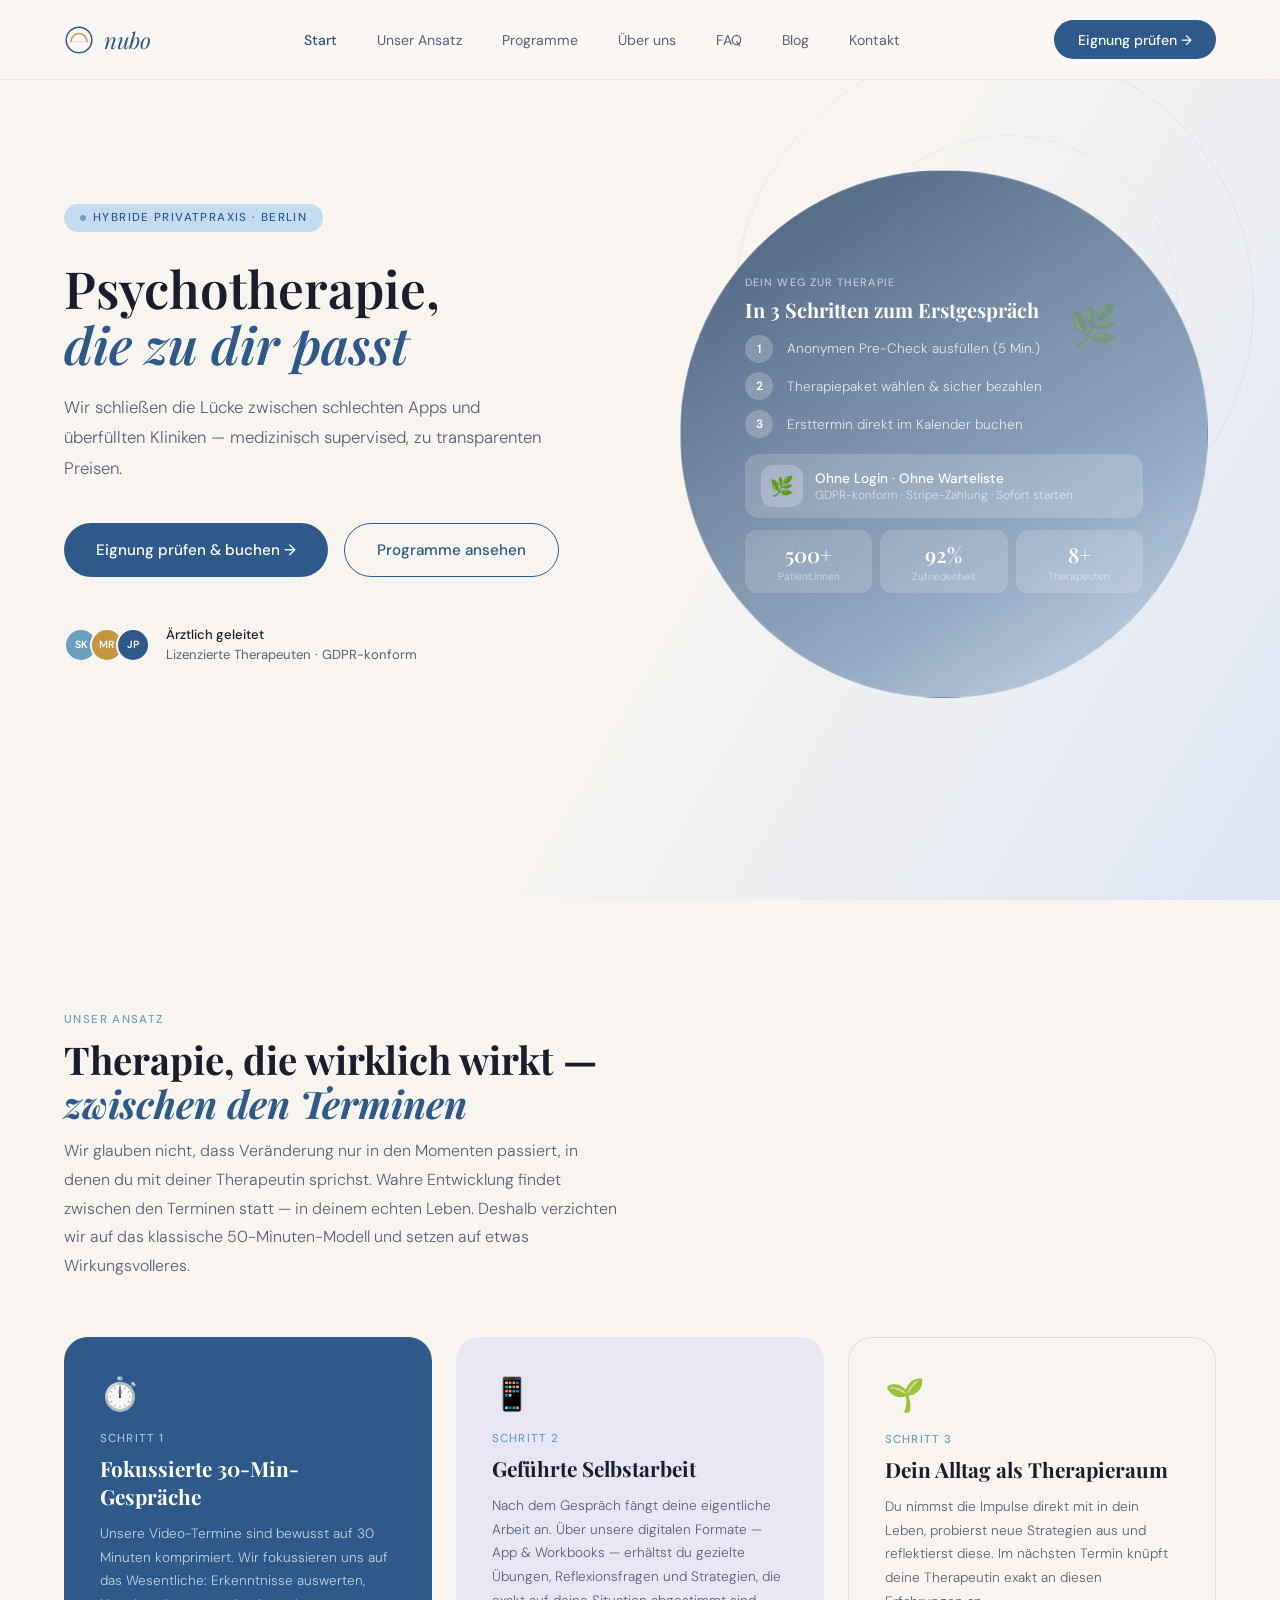
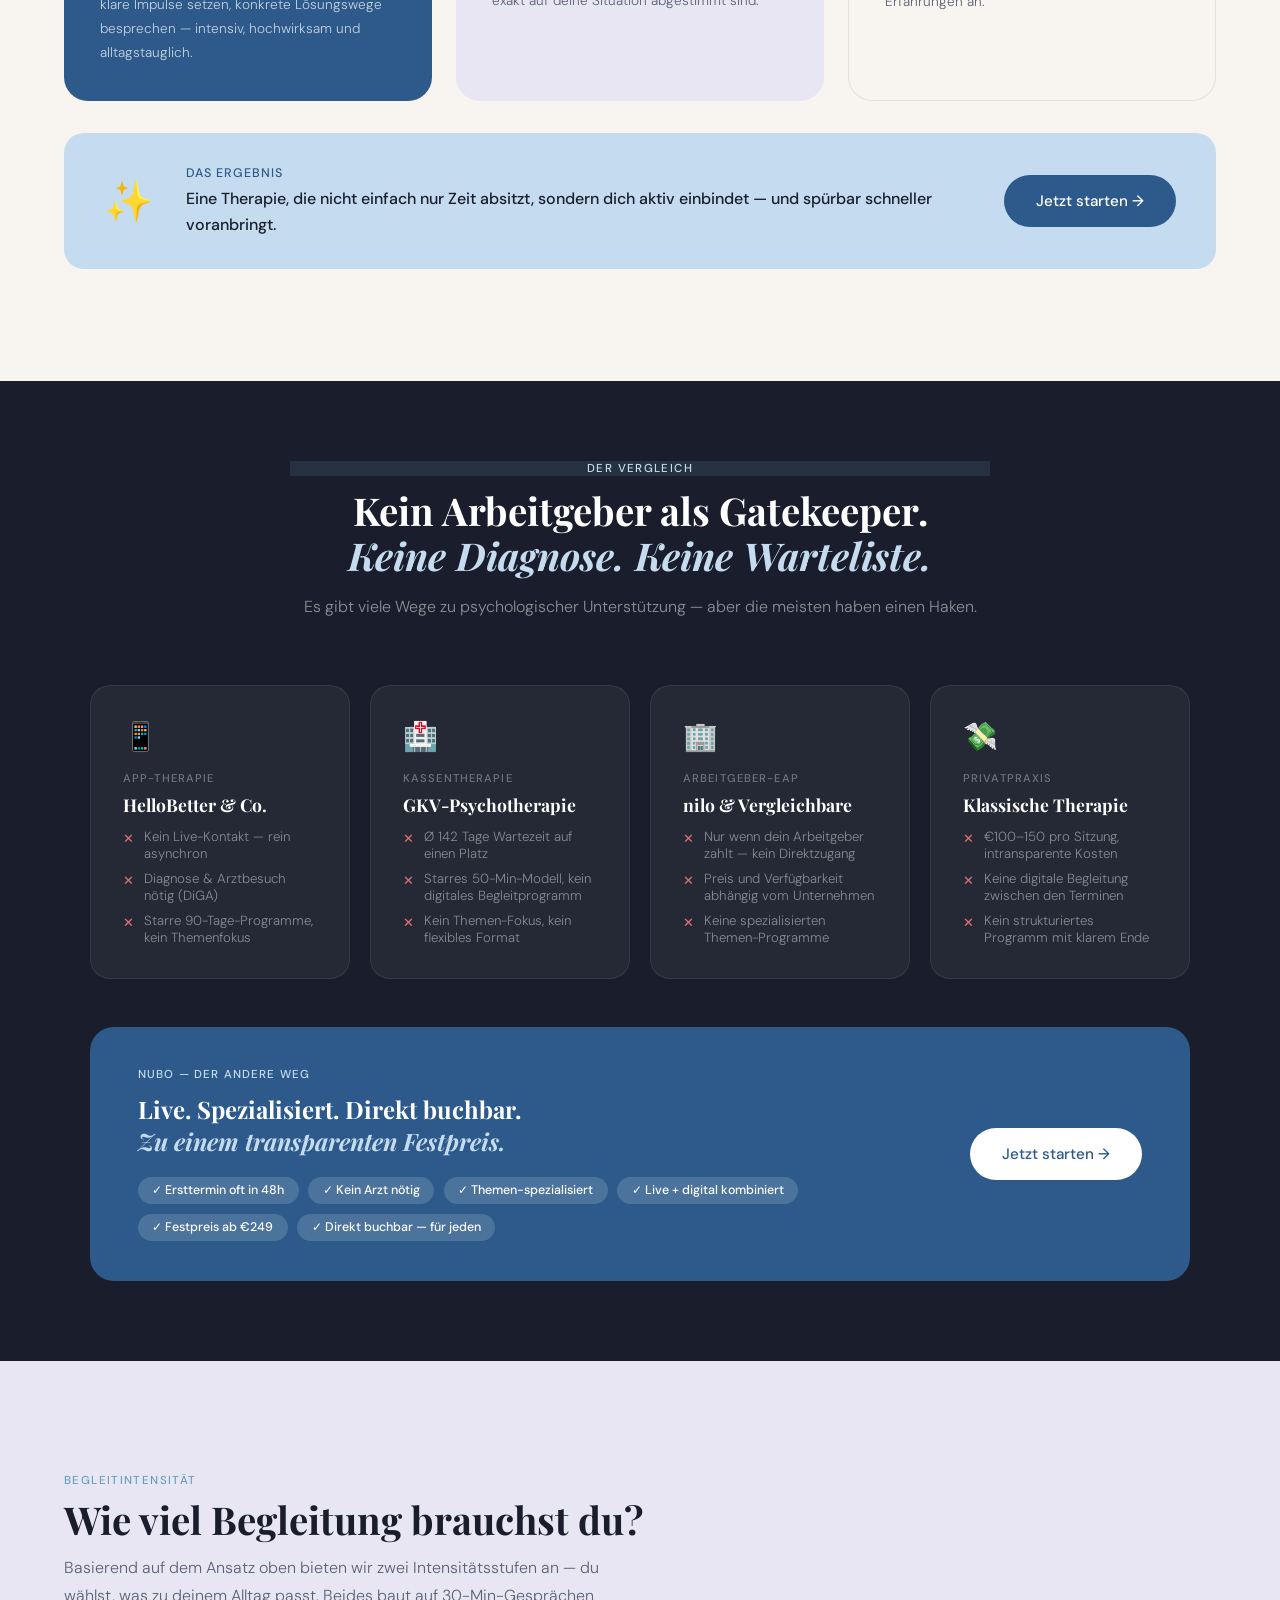
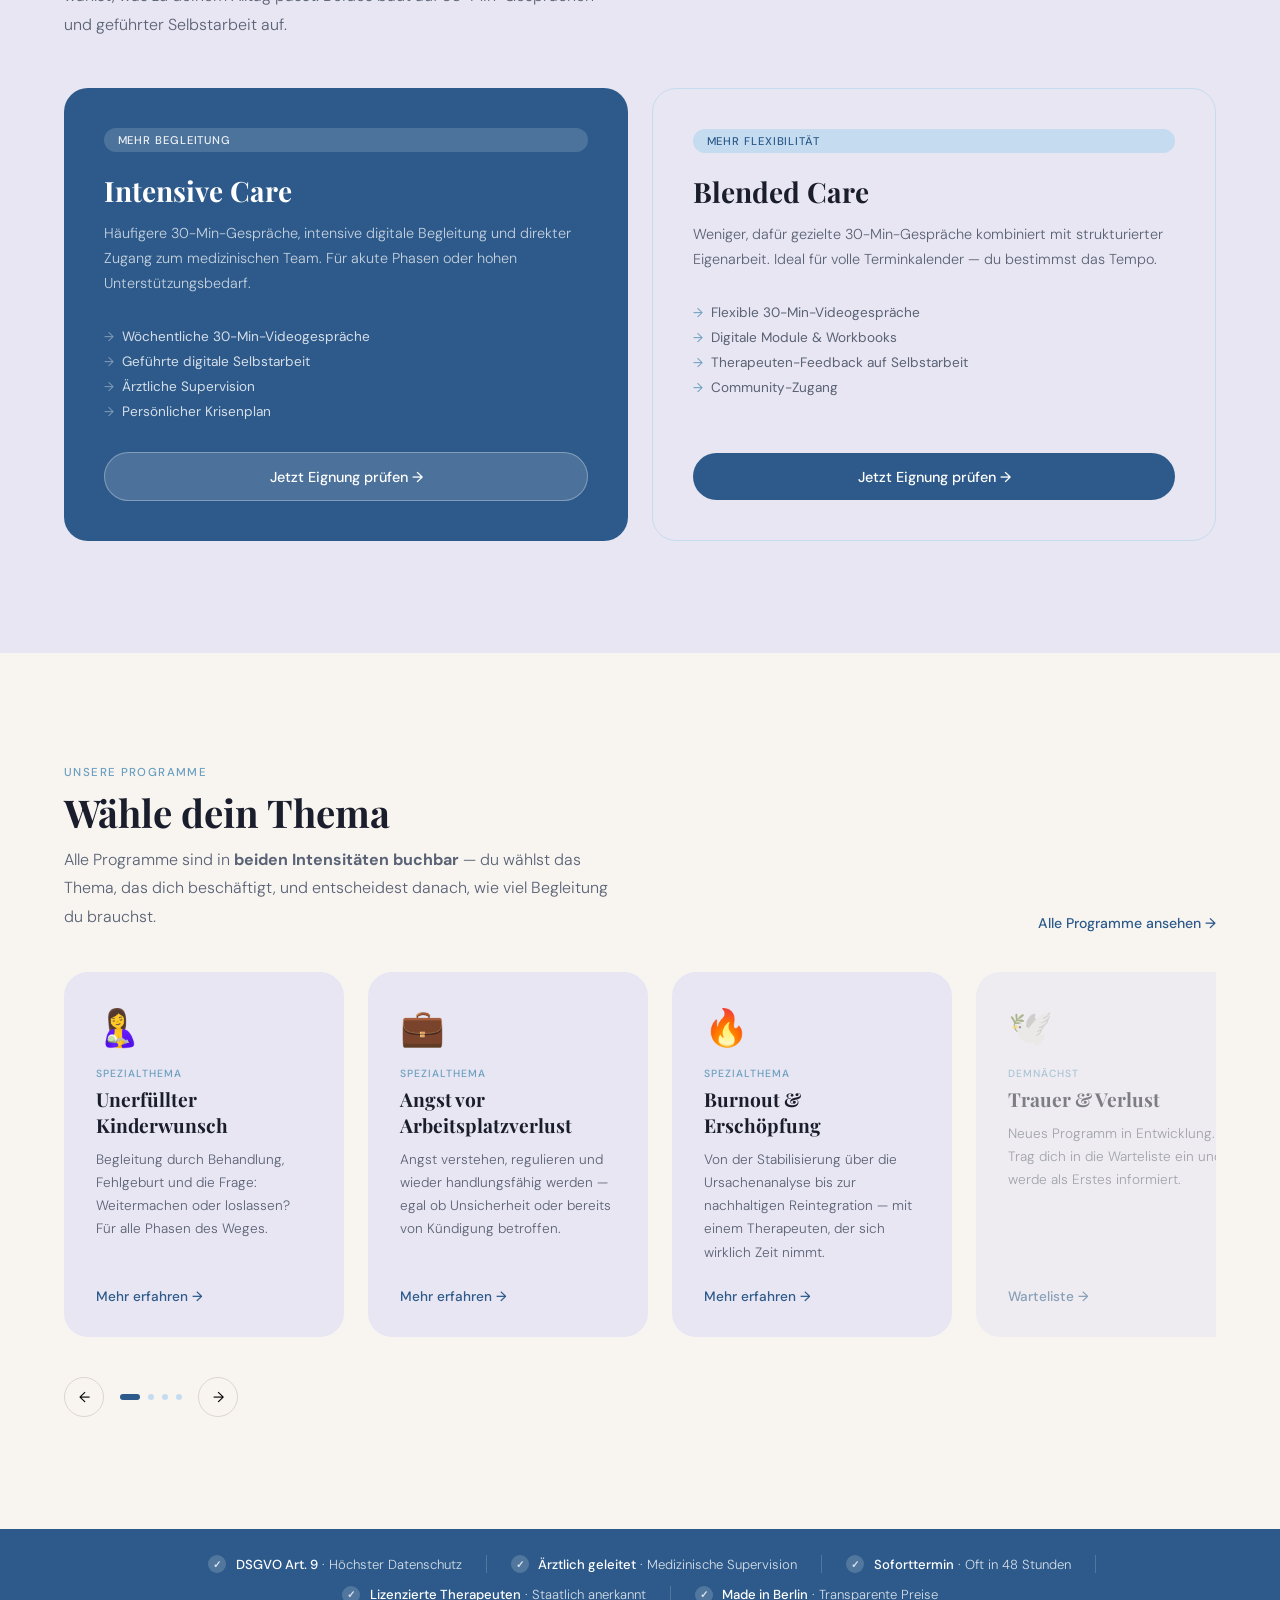
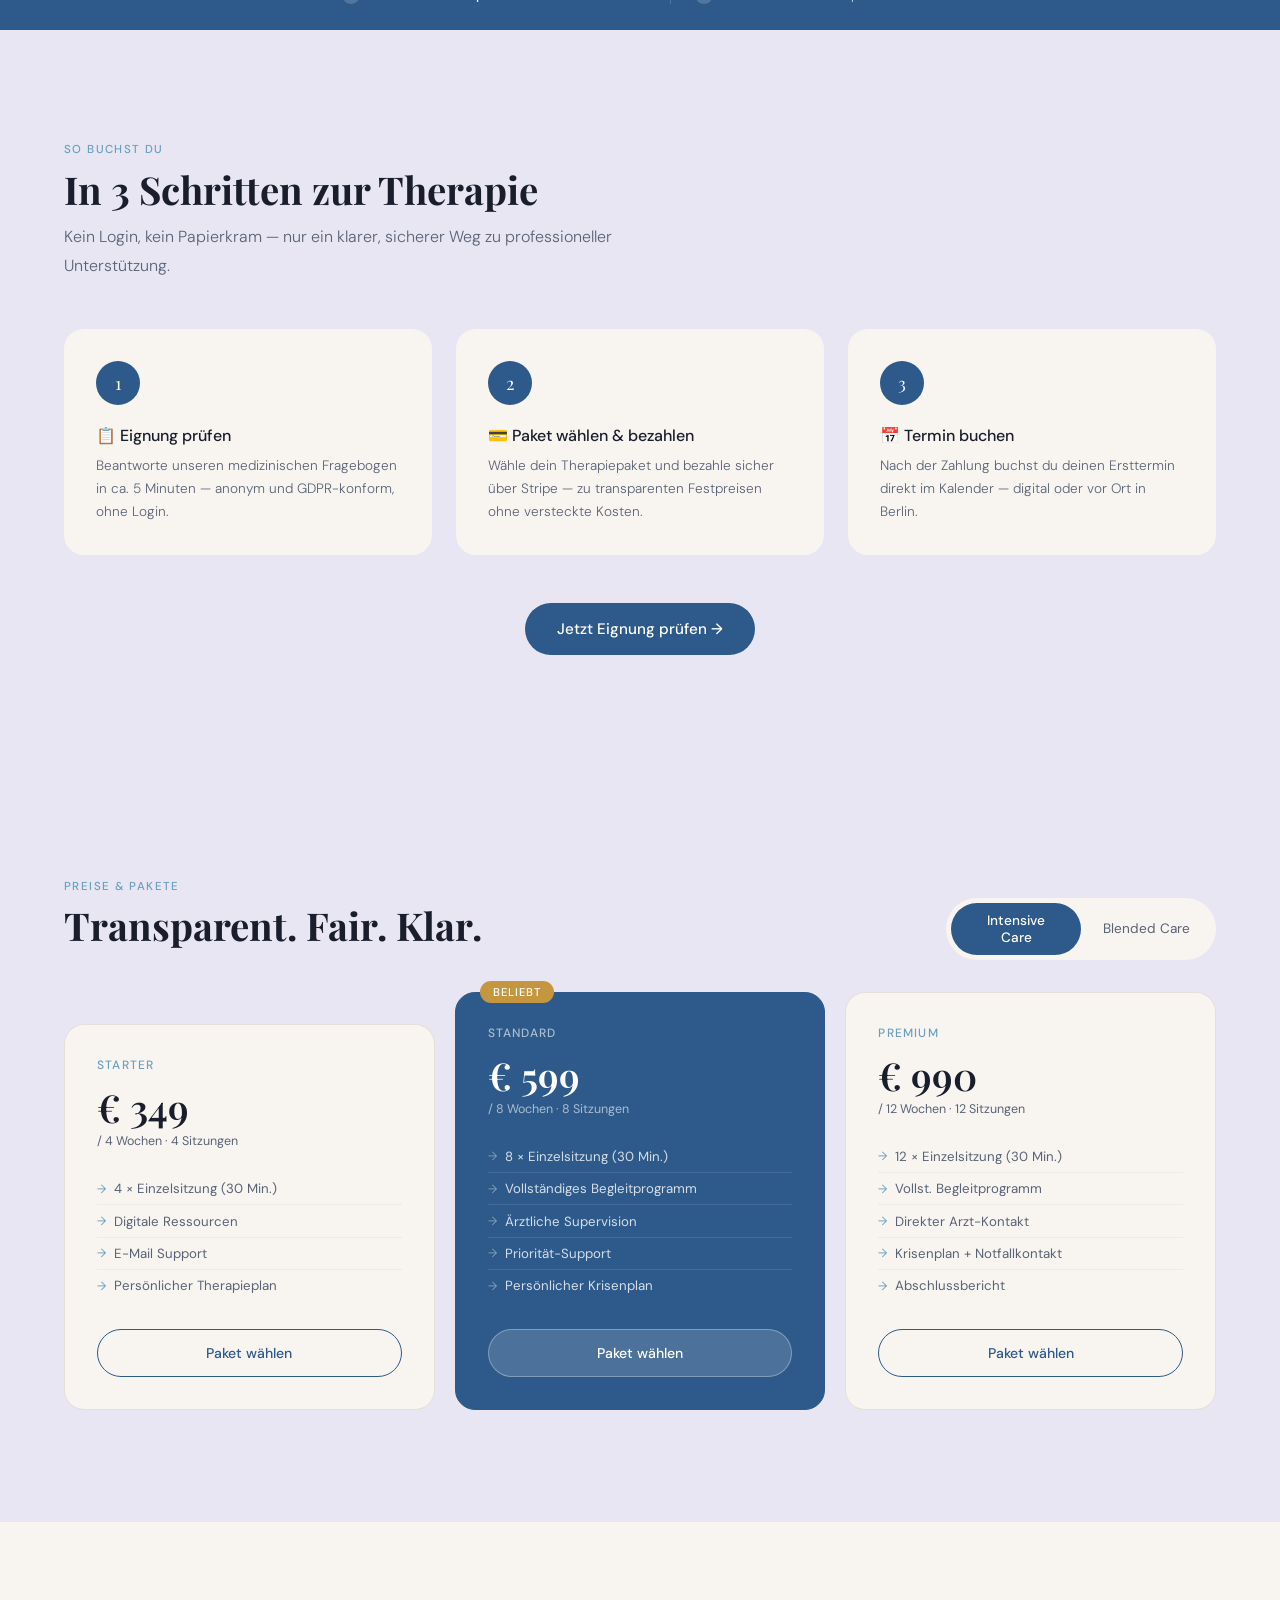
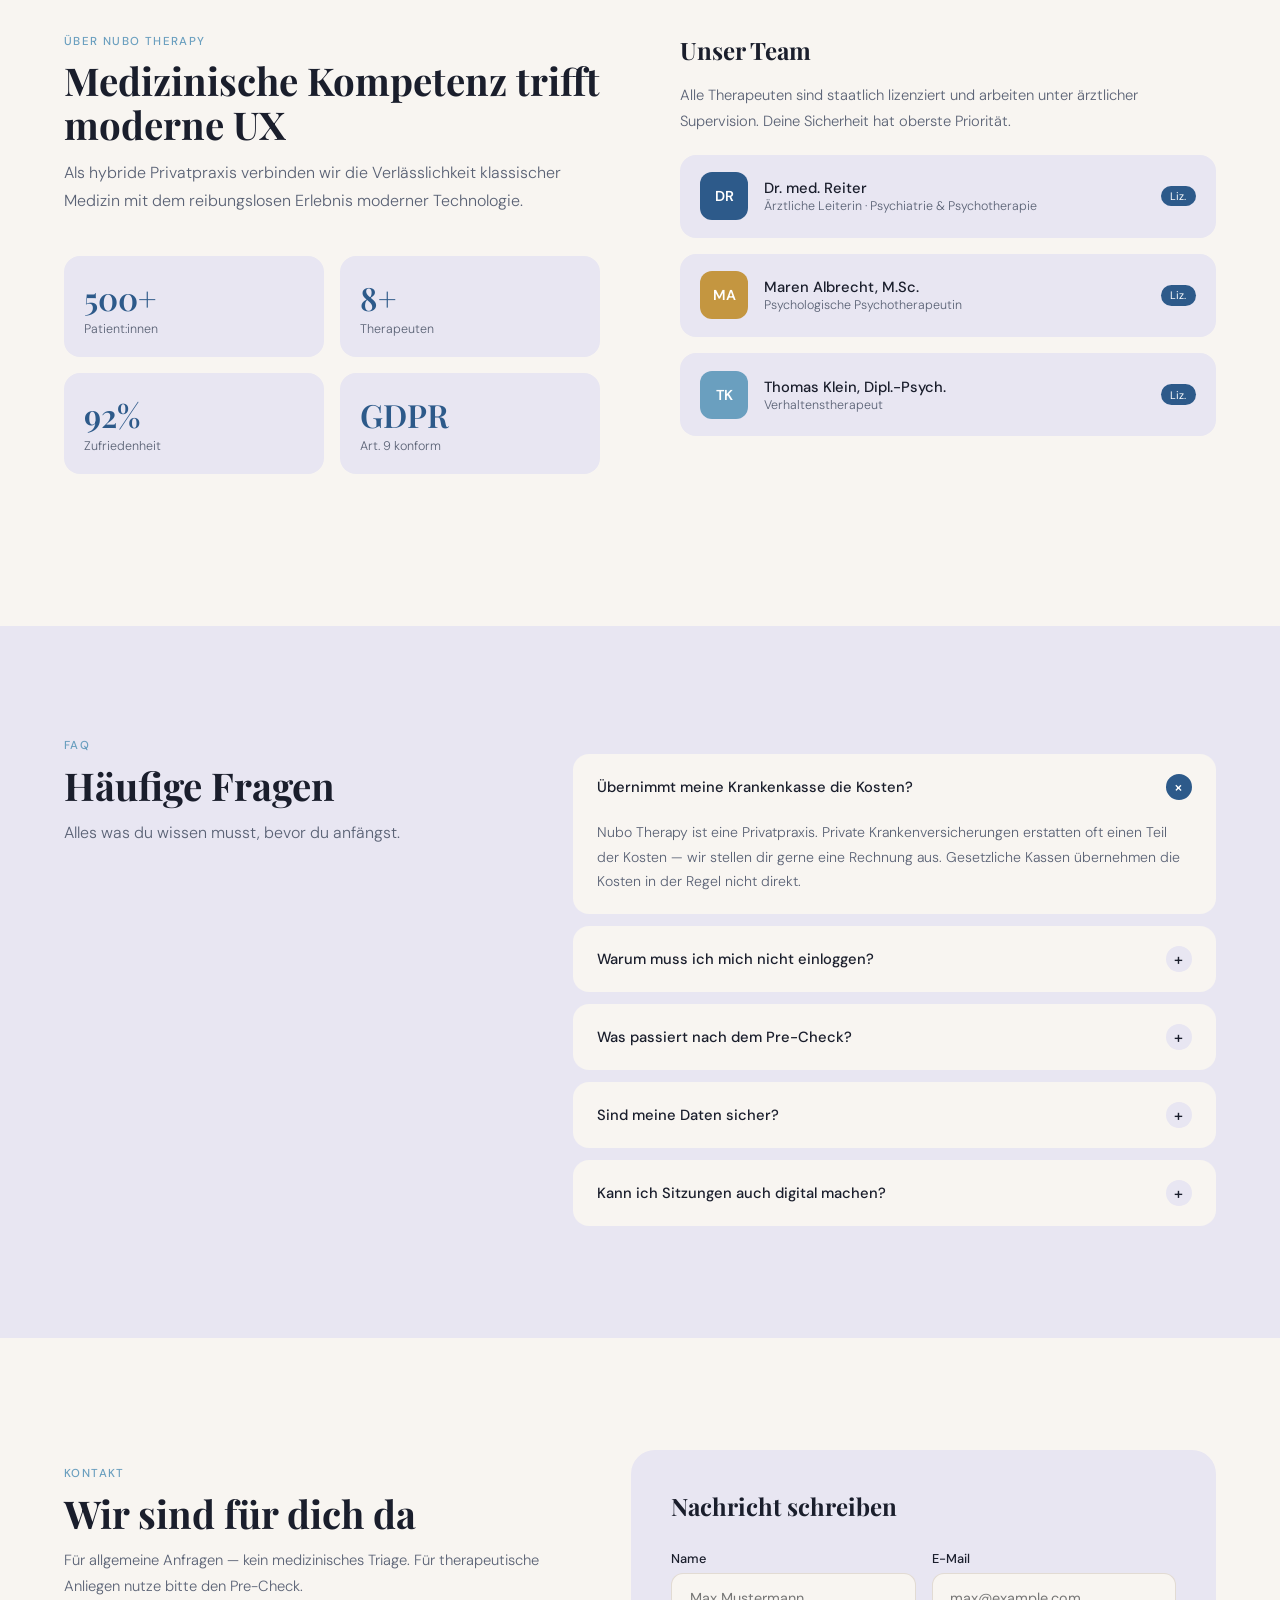
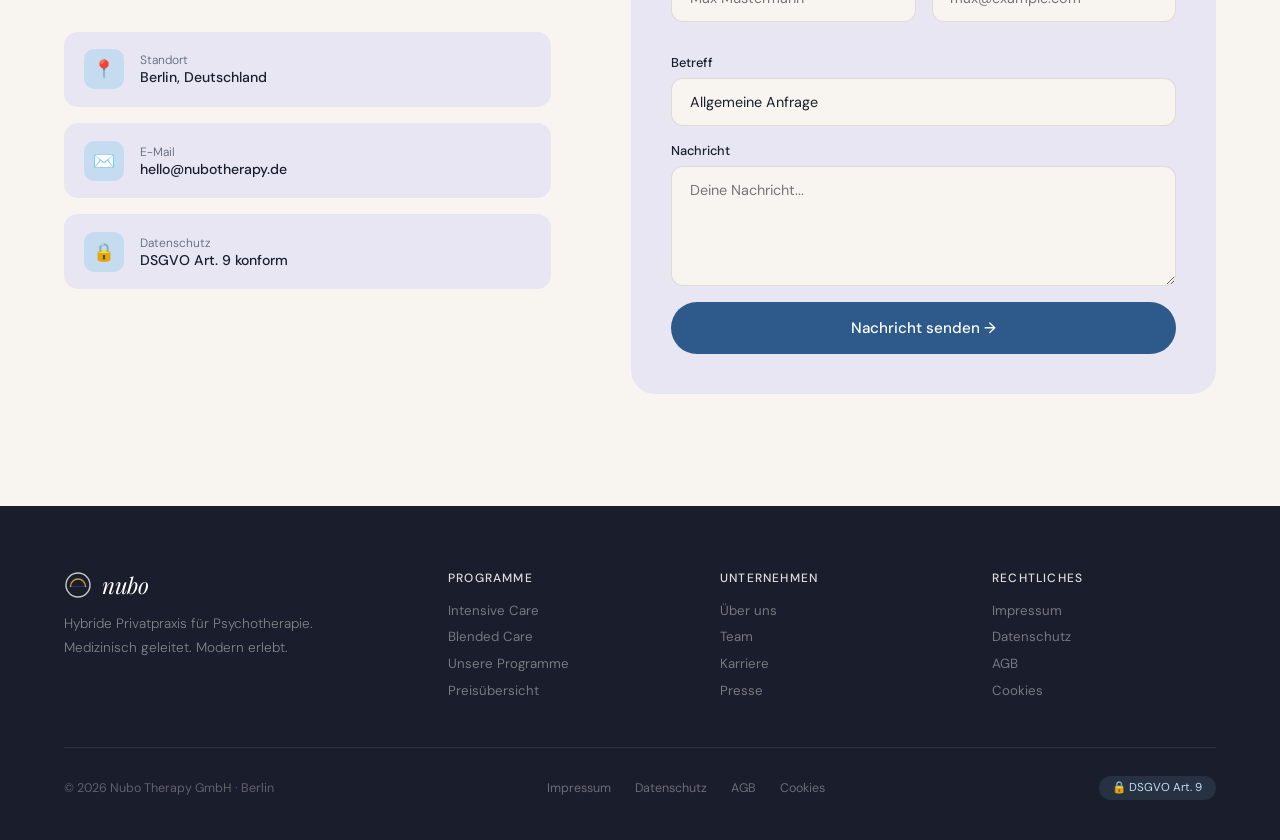
<file: index.html>
<!DOCTYPE html>
<html lang="de">
<head>
  <meta charset="UTF-8" />
  <meta name="viewport" content="width=device-width, initial-scale=1.0" />
  <title>Nubo Therapy — Hybride Privatpraxis für Psychotherapie</title>
  <link rel="preconnect" href="https://fonts.googleapis.com">
  <link href="https://fonts.googleapis.com/css2?family=Playfair+Display:ital,wght@0,400;0,600;0,700;1,400;1,600&family=DM+Sans:wght@300;400;500;600&display=swap" rel="stylesheet">
  <style>
    *, *::before, *::after { margin: 0; padding: 0; box-sizing: border-box; }
    :root {
      --green: #2D5A8A;
      --green-dark: #1E3A5F;
      --green-light: #6A9FBF;
      --green-pale: #C5DCF0;
      --sand: #E8E6F2;
      --sand-dark: #D5D0E8;
      --cream: #F8F5F1;
      --brown: #C49640;
      --dark: #1A1E2C;
      --muted: #5A6275;
      --nav-h: 80px;
    }
    html { scroll-behavior: smooth; }
    body { font-family: 'DM Sans', sans-serif; background: var(--cream); color: var(--dark); overflow-x: hidden; }

    /* ── NAV ── */
    nav {
      position: fixed; top: 0; left: 0; right: 0; z-index: 100;
      height: var(--nav-h); background: rgba(250,247,244,0.95);
      backdrop-filter: blur(16px); border-bottom: 1px solid rgba(160,140,120,0.12);
      display: flex; align-items: center; justify-content: space-between;
      padding: 0 5vw;
    }
    .nav-logo { font-family: 'Playfair Display', serif; font-size: 1.4rem; color: var(--green); display: flex; align-items: center; gap: 10px; text-decoration: none; font-style: italic; letter-spacing: -0.3px; }
    .nav-logo-dot { width: 8px; height: 8px; background: var(--green-light); border-radius: 50%; margin-bottom: 3px; }
    .nav-links { display: flex; align-items: center; gap: 2.5rem; }
    .nav-links a { text-decoration: none; font-size: 0.88rem; font-weight: 400; color: var(--muted); transition: color 0.2s; }
    .nav-links a:hover, .nav-links a.active { color: var(--green); font-weight: 500; }
    .nav-cta {
      background: var(--green); color: #fff; padding: 0.65rem 1.5rem;
      border-radius: 100px; font-size: 0.88rem; font-weight: 500;
      border: none; cursor: pointer; font-family: 'DM Sans', sans-serif;
      transition: background 0.2s; white-space: nowrap;
    }
    .nav-cta:hover { background: var(--green-dark); }

    /* ── HERO ── */
    .hero {
      min-height: 100vh; padding-top: var(--nav-h);
      display: grid; grid-template-columns: 1fr 1fr;
      align-items: center; gap: 4rem; padding-left: 5vw; padding-right: 5vw;
      position: relative; overflow: hidden;
      background: linear-gradient(120deg, var(--cream) 55%, #dce4f2 100%);
    }
    .hero::before {
      content: ''; position: absolute; top: 5%; right: 2%;
      width: 520px; height: 520px;
      border-radius: 50%;
      border: 1.5px solid rgba(45,90,138,0.08);
      z-index: 0; pointer-events: none;
    }
    .hero::after {
      content: ''; position: absolute; top: 15%; right: 8%;
      width: 340px; height: 340px;
      border-radius: 50%;
      border: 1px solid rgba(45,90,138,0.05);
      z-index: 0; pointer-events: none;
    }
    .hero-left { position: relative; z-index: 1; }
    .hero-right {
      position: relative; z-index: 1;
      align-self: center; display: flex; align-items: center; justify-content: center;
      background: linear-gradient(145deg, rgba(30,58,95,0.82) 0%, rgba(45,90,138,0.45) 70%, rgba(70,130,180,0.15) 100%);
      backdrop-filter: blur(14px);
      -webkit-backdrop-filter: blur(14px);
      border: 1px solid rgba(255,255,255,0.18);
      border-radius: 50%;
      aspect-ratio: 1;
      width: min(100%, 528px);
      margin: 0 auto;
      padding: 4.5rem 4rem;
      overflow: hidden;
    }
    .hero-tag {
      display: inline-flex; align-items: center; gap: 7px;
      background: var(--green-pale); color: var(--green);
      font-size: 0.72rem; font-weight: 500; letter-spacing: 0.12em;
      text-transform: uppercase; padding: 0.4rem 1rem; border-radius: 100px;
      margin-bottom: 1.75rem;
    }
    .hero-tag::before { content: ''; width: 6px; height: 6px; background: var(--green-light); border-radius: 50%; }
    .hero h1 {
      font-family: 'Playfair Display', serif; font-size: clamp(2.8rem, 4vw, 4rem);
      line-height: 1.1; color: var(--dark); margin-bottom: 1.25rem; font-weight: 600;
    }
    .hero h1 em { font-style: italic; color: var(--green); }
    .hero-p { font-size: 1.05rem; line-height: 1.8; color: var(--muted); font-weight: 300; margin-bottom: 2.5rem; max-width: 480px; }
    .hero-btns { display: flex; gap: 1rem; margin-bottom: 3rem; }
    .btn-primary {
      padding: 1rem 2rem; background: var(--green); color: #fff; border: none;
      border-radius: 100px; font-size: 0.95rem; font-weight: 500;
      font-family: 'DM Sans', sans-serif; cursor: pointer; transition: background 0.2s, transform 0.15s;
    }
    .btn-primary:hover { background: var(--green-dark); transform: translateY(-1px); }
    .btn-outline {
      padding: 1rem 2rem; background: transparent; color: var(--green);
      border: 1.5px solid var(--green); border-radius: 100px; font-size: 0.95rem;
      font-weight: 500; font-family: 'DM Sans', sans-serif; cursor: pointer; transition: all 0.2s;
    }
    .btn-outline:hover { background: var(--green); color: #fff; }
    .hero-trust { display: flex; align-items: center; gap: 1rem; }
    .hero-avatars { display: flex; }
    .hero-avatars span {
      width: 34px; height: 34px; border-radius: 50%; border: 2.5px solid var(--cream);
      display: flex; align-items: center; justify-content: center;
      font-size: 0.65rem; font-weight: 600; color: #fff; margin-left: -8px; background: var(--green-light);
    }
    .hero-avatars span:nth-child(2) { background: var(--brown); }
    .hero-avatars span:nth-child(3) { background: var(--green); }
    .hero-avatars span:first-child { margin-left: 0; }
    .hero-trust-text { font-size: 0.82rem; color: var(--muted); line-height: 1.5; }
    .hero-trust-text strong { color: var(--dark); display: block; font-weight: 500; }

    /* Hero right — card */
    .hero-card {
      position: relative; overflow: hidden; width: 100%;
    }
    .hero-card::before { content: '🌿'; position: absolute; top: 1.5rem; right: 1.5rem; font-size: 2.5rem; opacity: 0.3; }
    .hero-card-tag { font-size: 0.68rem; font-weight: 500; letter-spacing: 0.1em; text-transform: uppercase; color: rgba(255,255,255,0.6); margin-bottom: 0.4rem; }
    .hero-card h3 { font-family: 'Playfair Display', serif; font-size: 1.25rem; color: #fff; margin-bottom: 0.75rem; }
    .hero-steps { display: flex; flex-direction: column; gap: 0.6rem; margin-bottom: 1rem; }
    .hero-step { display: flex; align-items: center; gap: 0.85rem; }
    .hero-step-num { width: 28px; height: 28px; background: rgba(255,255,255,0.22); border-radius: 50%; display: flex; align-items: center; justify-content: center; font-size: 0.75rem; font-weight: 600; color: #fff; flex-shrink: 0; }
    .hero-step-text { font-size: 0.85rem; color: rgba(255,255,255,0.8); font-weight: 300; }
    .hero-card-pill {
      background: rgba(255,255,255,0.18); border-radius: 14px; padding: 0.7rem 1rem;
      display: flex; align-items: center; gap: 0.75rem;
    }
    .hero-card-pill-icon { width: 42px; height: 42px; background: rgba(255,255,255,0.22); border-radius: 12px; display: flex; align-items: center; justify-content: center; font-size: 1.2rem; flex-shrink: 0; }
    .hero-card-pill-text { font-size: 0.85rem; font-weight: 500; color: #fff; }
    .hero-card-pill-sub { font-size: 0.75rem; color: rgba(255,255,255,0.6); font-weight: 300; }
    .hero-stats { display: grid; grid-template-columns: repeat(3, 1fr); gap: 0.5rem; margin-top: 0.75rem; }
    .hero-stat { background: rgba(255,255,255,0.16); border-radius: 12px; padding: 0.6rem 0.25rem; text-align: center; }
    .hero-stat-num { font-family: 'Playfair Display', serif; font-size: 1.3rem; color: #fff; font-weight: 600; }
    .hero-stat-label { font-size: 0.65rem; color: rgba(255,255,255,0.55); font-weight: 300; margin-top: 2px; }

    /* ── SECTION BASE ── */
    section { padding: 7rem 5vw; }
    .section-tag { font-size: 0.72rem; font-weight: 500; letter-spacing: 0.12em; text-transform: uppercase; color: var(--green-light); margin-bottom: 0.6rem; display: block; }
    .section-h2 { font-family: 'Playfair Display', serif; font-size: clamp(2rem, 3vw, 2.6rem); color: var(--dark); line-height: 1.15; margin-bottom: 0.75rem; }
    .section-p { font-size: 1rem; line-height: 1.8; color: var(--muted); font-weight: 300; max-width: 560px; }

    /* ── BOOKING STEPS ── */
    .how { background: var(--sand); }
    .booking-steps { display: grid; grid-template-columns: repeat(3,1fr); gap: 1.5rem; margin-top: 3rem; }
    .booking-step { background: var(--cream); border-radius: 20px; padding: 2rem; }
    .booking-step-num { width: 44px; height: 44px; background: var(--green); border-radius: 50%; display: flex; align-items: center; justify-content: center; font-family: 'Playfair Display', serif; font-size: 1.1rem; color: #fff; margin-bottom: 1.25rem; }
    .booking-step h3 { font-size: 1rem; font-weight: 500; color: var(--dark); margin-bottom: 0.5rem; }
    .booking-step p { font-size: 0.85rem; line-height: 1.7; color: var(--muted); font-weight: 300; }

    /* ── INTENSITIES ── */
    .programs-grid { display: grid; grid-template-columns: 1fr 1fr; gap: 1.5rem; margin-top: 3rem; }

    /* ── CAROUSEL ── */
    .carousel-header { display: flex; justify-content: space-between; align-items: flex-end; margin-bottom: 2rem; flex-wrap: wrap; gap: 1rem; }
    .carousel-all-link { font-size: 0.88rem; font-weight: 500; color: var(--green); text-decoration: none; white-space: nowrap; transition: color 0.2s; }
    .carousel-all-link:hover { color: var(--green-dark); }
    .carousel-outer { overflow-x: auto; scroll-snap-type: x mandatory; scrollbar-width: none; -ms-overflow-style: none; }
    .carousel-outer::-webkit-scrollbar { display: none; }
    .carousel-track { display: flex; gap: 1.5rem; padding: 0.5rem 0 1rem; }
    .carousel-card { flex: 0 0 280px; background: var(--sand); border-radius: 24px; padding: 2rem; scroll-snap-align: start; display: flex; flex-direction: column; transition: transform 0.2s, box-shadow 0.2s; }
    .carousel-card:hover { transform: translateY(-4px); box-shadow: 0 12px 32px rgba(45,90,138,0.08); }
    .carousel-card-coming { opacity: 0.55; }
    .carousel-icon { font-size: 2.25rem; margin-bottom: 1rem; }
    .carousel-tag { font-size: 0.65rem; font-weight: 500; letter-spacing: 0.1em; text-transform: uppercase; color: var(--green-light); margin-bottom: 0.4rem; display: block; }
    .carousel-card h3 { font-family: 'Playfair Display', serif; font-size: 1.2rem; color: var(--dark); margin-bottom: 0.6rem; }
    .carousel-card p { font-size: 0.85rem; line-height: 1.7; color: var(--muted); font-weight: 300; margin-bottom: 1.5rem; flex: 1; }
    .carousel-link { font-size: 0.85rem; font-weight: 500; color: var(--green); text-decoration: none; }
    .carousel-link:hover { color: var(--green-dark); }
    .carousel-controls { display: flex; align-items: center; gap: 1rem; margin-top: 1.5rem; }
    .carousel-btn { width: 40px; height: 40px; border-radius: 50%; background: transparent; border: 1.5px solid rgba(160,140,120,0.3); display: flex; align-items: center; justify-content: center; cursor: pointer; transition: all 0.2s; font-size: 0.9rem; font-family: inherit; }
    .carousel-btn:hover { background: var(--green); color: #fff; border-color: var(--green); }
    .carousel-dots { display: flex; gap: 0.5rem; }
    .carousel-dot { width: 6px; height: 6px; border-radius: 50%; background: var(--green-pale); transition: all 0.25s; cursor: pointer; }
    .carousel-dot.active { width: 20px; border-radius: 3px; background: var(--green); }

    /* ── TRUST STRIP ── */
    .trust-strip { background: var(--green); padding: 1.25rem 5vw; display: flex; align-items: center; justify-content: center; flex-wrap: wrap; }
    .trust-item { display: flex; align-items: center; gap: 0.6rem; font-size: 0.82rem; color: rgba(255,255,255,0.8); padding: 0.4rem 1.5rem; font-weight: 300; }
    .trust-item strong { font-weight: 500; color: #fff; }
    .trust-check { width: 18px; height: 18px; background: rgba(255,255,255,0.18); border-radius: 50%; display: inline-flex; align-items: center; justify-content: center; font-size: 0.62rem; font-weight: 700; flex-shrink: 0; }
    .trust-divider { width: 1px; height: 18px; background: rgba(255,255,255,0.18); flex-shrink: 0; }
    .program-card { border-radius: 24px; padding: 2.5rem; transition: transform 0.2s; display: flex; flex-direction: column; }
    .program-card .program-features { flex: 1; }
    .program-card:hover { transform: translateY(-4px); }
    .program-green { background: var(--green); }
    .program-sand { background: var(--sand); border: 1.5px solid var(--green-pale); }
    .program-badge { display: inline-block; font-size: 0.7rem; font-weight: 500; letter-spacing: 0.08em; text-transform: uppercase; padding: 0.3rem 0.85rem; border-radius: 100px; margin-bottom: 1.25rem; }
    .program-green .program-badge { background: rgba(255,255,255,0.15); color: rgba(255,255,255,0.9); }
    .program-sand .program-badge { background: var(--green-pale); color: var(--green); }
    .program-green h3 { font-family: 'Playfair Display', serif; font-size: 1.75rem; color: #fff; margin-bottom: 0.75rem; }
    .program-sand h3 { font-family: 'Playfair Display', serif; font-size: 1.75rem; color: var(--dark); margin-bottom: 0.75rem; }
    .program-green p { font-size: 0.9rem; line-height: 1.75; color: rgba(255,255,255,0.72); margin-bottom: 2rem; font-weight: 300; }
    .program-sand p { font-size: 0.9rem; line-height: 1.75; color: var(--muted); margin-bottom: 2rem; font-weight: 300; }
    .program-features { list-style: none; margin-bottom: 2rem; display: flex; flex-direction: column; gap: 0.5rem; }
    .program-features li { font-size: 0.85rem; display: flex; align-items: center; gap: 8px; }
    .program-green .program-features li { color: rgba(255,255,255,0.8); }
    .program-sand .program-features li { color: var(--muted); }
    .program-features li::before { content: '→'; font-size: 0.8rem; flex-shrink: 0; }
    .program-green .program-features li::before { color: rgba(255,255,255,0.4); }
    .program-sand .program-features li::before { color: var(--green-light); }
    .program-btn { padding: 0.9rem 1.75rem; border-radius: 100px; border: none; font-size: 0.9rem; font-weight: 500; font-family: 'DM Sans', sans-serif; cursor: pointer; transition: all 0.2s; }
    .program-green .program-btn { background: rgba(255,255,255,0.15); color: #fff; border: 1px solid rgba(255,255,255,0.3); }
    .program-green .program-btn:hover { background: rgba(255,255,255,0.25); }
    .program-sand .program-btn { background: var(--green); color: #fff; }
    .program-sand .program-btn:hover { background: var(--green-dark); }

    /* ── PRICING ── */
    .pricing { background: var(--sand); }
    .pricing-header { display: flex; justify-content: space-between; align-items: flex-end; margin-bottom: 2rem; }
    .pricing-tabs {
      display: flex; flex-direction: row; flex-wrap: nowrap;
      background: var(--cream); border-radius: 100px;
      padding: 5px; position: relative;
    }
    .pricing-tabs::before {
      content: ''; position: absolute;
      top: 5px; left: 5px;
      width: calc(50% - 5px); height: calc(100% - 10px);
      background: var(--green); border-radius: 100px;
      transition: transform 0.3s cubic-bezier(0.4, 0, 0.2, 1);
      pointer-events: none;
    }
    .pricing-tabs.tab-blended::before { transform: translateX(100%); }
    .pricing-tab {
      flex: 1; padding: 0.55rem 1.25rem; border-radius: 100px;
      border: none; font-size: 0.85rem; font-family: 'DM Sans', sans-serif;
      cursor: pointer; background: transparent; color: var(--muted);
      position: relative; z-index: 1; transition: color 0.25s;
    }
    .pricing-tab.active { color: #fff; font-weight: 500; }
    .pricing-grid { display: grid; grid-template-columns: repeat(3, 1fr); gap: 1.25rem; align-items: end; }
    .price-card { background: var(--cream); border: 1px solid rgba(160,140,120,0.2); border-radius: 20px; padding: 2rem; position: relative; display: none; transition: transform 0.2s; }
    .price-card:hover { transform: translateY(-3px); }
    .price-card.visible { display: block; }
    .price-card.featured { background: var(--green); border-color: var(--green); }
    .price-popular { position: absolute; top: -12px; left: 1.5rem; background: var(--brown); color: #fff; font-size: 0.7rem; font-weight: 500; letter-spacing: 0.08em; text-transform: uppercase; padding: 0.25rem 0.85rem; border-radius: 100px; }
    .price-tier { font-size: 0.75rem; font-weight: 500; letter-spacing: 0.1em; text-transform: uppercase; color: var(--green-light); margin-bottom: 0.5rem; }
    .price-card.featured .price-tier { color: rgba(255,255,255,0.6); }
    .price-amount { font-family: 'Playfair Display', serif; font-size: 2.4rem; color: var(--dark); font-weight: 600; }
    .price-card.featured .price-amount { color: #fff; }
    .price-period { font-size: 0.78rem; color: var(--muted); margin-bottom: 1.5rem; }
    .price-card.featured .price-period { color: rgba(255,255,255,0.6); }
    .price-features { list-style: none; margin-bottom: 1.75rem; }
    .price-features li { font-size: 0.83rem; padding: 0.45rem 0; display: flex; align-items: center; gap: 8px; color: var(--muted); border-bottom: 1px solid rgba(160,140,120,0.1); }
    .price-features li:last-child { border: none; }
    .price-card.featured .price-features li { color: rgba(255,255,255,0.8); border-bottom-color: rgba(255,255,255,0.1); }
    .price-features li::before { content: '→'; color: var(--green-light); font-size: 0.75rem; }
    .price-card.featured .price-features li::before { color: rgba(255,255,255,0.4); }
    .price-btn { width: 100%; padding: 0.85rem; border-radius: 100px; border: 1.5px solid var(--green); background: transparent; color: var(--green); font-size: 0.88rem; font-weight: 500; font-family: 'DM Sans', sans-serif; cursor: pointer; transition: all 0.2s; }
    .price-btn:hover { background: var(--green); color: #fff; }
    .price-card.featured .price-btn { background: rgba(255,255,255,0.15); border-color: rgba(255,255,255,0.3); color: #fff; }
    .price-card.featured .price-btn:hover { background: rgba(255,255,255,0.25); }

    /* ── ABOUT ── */
    .about-inner { display: grid; grid-template-columns: 1fr 1fr; gap: 5rem; align-items: start; }
    .about-stats { display: grid; grid-template-columns: 1fr 1fr; gap: 1rem; margin: 2.5rem 0; }
    .about-stat { background: var(--sand); border-radius: 16px; padding: 1.25rem; }
    .about-stat-num { font-family: 'Playfair Display', serif; font-size: 2rem; color: var(--green); font-weight: 600; }
    .about-stat-label { font-size: 0.78rem; color: var(--muted); font-weight: 300; margin-top: 2px; }
    .team-list { display: flex; flex-direction: column; gap: 1rem; }
    .team-member { display: flex; align-items: center; gap: 1rem; background: var(--sand); border-radius: 16px; padding: 1.1rem 1.25rem; transition: transform 0.2s; }
    .team-member:hover { transform: translateX(4px); }
    .team-avatar { width: 48px; height: 48px; border-radius: 12px; display: flex; align-items: center; justify-content: center; font-size: 0.9rem; font-weight: 600; color: #fff; flex-shrink: 0; }
    .team-name { font-size: 0.92rem; font-weight: 500; color: var(--dark); }
    .team-role { font-size: 0.78rem; color: var(--muted); font-weight: 300; }
    .team-cred { font-size: 0.68rem; background: var(--green); color: #fff; padding: 0.2rem 0.6rem; border-radius: 100px; margin-left: auto; flex-shrink: 0; }
    .about-right h3 { font-family: 'Playfair Display', serif; font-size: 1.5rem; color: var(--dark); margin-bottom: 1rem; }
    .about-right p { font-size: 0.92rem; line-height: 1.8; color: var(--muted); font-weight: 300; margin-bottom: 1.25rem; }

    /* ── FAQ ── */
    .faq { background: var(--sand); }
    .faq-inner { display: grid; grid-template-columns: 1fr 1.5fr; gap: 5rem; align-items: start; }
    .faq-list { display: flex; flex-direction: column; gap: 0.75rem; margin-top: 1rem; }
    .faq-item { background: var(--cream); border-radius: 16px; overflow: hidden; }
    .faq-q { width: 100%; text-align: left; padding: 1.25rem 1.5rem; background: transparent; border: none; font-family: 'DM Sans', sans-serif; font-size: 0.92rem; font-weight: 500; color: var(--dark); cursor: pointer; display: flex; justify-content: space-between; align-items: center; gap: 1rem; }
    .faq-icon { width: 26px; height: 26px; border-radius: 50%; background: var(--sand); display: flex; align-items: center; justify-content: center; font-size: 1rem; flex-shrink: 0; transition: transform 0.3s, background 0.2s; }
    .faq-item.open .faq-icon { transform: rotate(45deg); background: var(--green); color: #fff; }
    .faq-a { max-height: 0; overflow: hidden; transition: max-height 0.35s ease; font-size: 0.88rem; line-height: 1.75; color: var(--muted); font-weight: 300; padding: 0 1.5rem; }
    .faq-item.open .faq-a { max-height: 200px; padding: 0 1.5rem 1.25rem; }

    /* ── CONTACT ── */
    .contact-inner { display: grid; grid-template-columns: 1fr 1.2fr; gap: 5rem; align-items: start; }
    .contact-form { background: var(--sand); border-radius: 24px; padding: 2.5rem; }
    .contact-form h3 { font-family: 'Playfair Display', serif; font-size: 1.5rem; color: var(--dark); margin-bottom: 1.75rem; }
    .form-row { display: grid; grid-template-columns: 1fr 1fr; gap: 1rem; margin-bottom: 1rem; }
    .form-group { display: flex; flex-direction: column; gap: 0.4rem; margin-bottom: 1rem; }
    .form-group label { font-size: 0.8rem; font-weight: 500; color: var(--dark); }
    .form-group input, .form-group textarea, .form-group select {
      padding: 0.9rem 1.1rem; border: 1.5px solid rgba(160,140,120,0.25);
      border-radius: 12px; background: var(--cream); font-family: 'DM Sans', sans-serif;
      font-size: 0.9rem; color: var(--dark); outline: none; transition: border-color 0.2s;
      -webkit-appearance: none;
    }
    .form-group input:focus, .form-group textarea:focus, .form-group select:focus { border-color: var(--green); }
    .form-group textarea { min-height: 120px; resize: vertical; }
    .contact-info { padding-top: 1rem; }
    .contact-info h3 { font-family: 'Playfair Display', serif; font-size: 1.5rem; color: var(--dark); margin-bottom: 1rem; }
    .contact-info p { font-size: 0.92rem; line-height: 1.8; color: var(--muted); font-weight: 300; margin-bottom: 2rem; }
    .contact-items { display: flex; flex-direction: column; gap: 1rem; }
    .contact-item { display: flex; align-items: center; gap: 1rem; background: var(--sand); border-radius: 14px; padding: 1.1rem 1.25rem; }
    .contact-item-icon { width: 40px; height: 40px; background: var(--green-pale); border-radius: 10px; display: flex; align-items: center; justify-content: center; font-size: 1.1rem; flex-shrink: 0; }
    .contact-item-label { font-size: 0.75rem; color: var(--muted); font-weight: 300; }
    .contact-item-value { font-size: 0.88rem; font-weight: 500; color: var(--dark); }

    /* ── FOOTER ── */
    footer { background: var(--dark); padding: 4rem 5vw 2.5rem; }
    .footer-top { display: grid; grid-template-columns: 1.5fr 1fr 1fr 1fr; gap: 3rem; margin-bottom: 3rem; }
    .footer-logo { font-family: 'Playfair Display', serif; font-size: 1.4rem; color: #fff; margin-bottom: 0.75rem; display: flex; align-items: center; gap: 10px; font-style: italic; letter-spacing: -0.3px; }
    .footer-tagline { font-size: 0.85rem; color: rgba(255,255,255,0.45); line-height: 1.75; font-weight: 300; max-width: 260px; }
    .footer-col h4 { font-size: 0.75rem; font-weight: 500; letter-spacing: 0.1em; text-transform: uppercase; color: rgba(255,255,255,0.85); margin-bottom: 1rem; }
    .footer-col ul { list-style: none; display: flex; flex-direction: column; gap: 0.6rem; }
    .footer-col ul li { font-size: 0.83rem; color: rgba(255,255,255,0.4); cursor: pointer; transition: color 0.2s; }
    .footer-col ul li:hover { color: rgba(255,255,255,0.75); }
    .footer-col ul li a { display: block; color: inherit; text-decoration: none; transition: color 0.2s; }
    .footer-col ul li a:hover { color: rgba(255,255,255,0.75); }
    .footer-bottom { border-top: 1px solid rgba(255,255,255,0.08); padding-top: 1.75rem; display: flex; justify-content: space-between; align-items: center; }
    .footer-bottom-left { font-size: 0.78rem; color: rgba(255,255,255,0.3); }
    .footer-bottom-links { display: flex; gap: 1.5rem; }
    .footer-bottom-links a { font-size: 0.78rem; color: rgba(255,255,255,0.35); text-decoration: none; transition: color 0.2s; }
    .footer-bottom-links a:hover { color: rgba(255,255,255,0.7); }
    .footer-gdpr { display: inline-flex; align-items: center; gap: 6px; background: rgba(106,159,191,0.15); color: var(--green-pale); padding: 0.3rem 0.85rem; border-radius: 100px; font-size: 0.72rem; }

    /* ── MODAL ── */
    .modal-overlay { position: fixed; inset: 0; z-index: 1000; background: rgba(26,30,44,0.65); backdrop-filter: blur(8px); display: none; align-items: center; justify-content: center; padding: 2rem; }
    .modal-overlay.open { display: flex; }
    .modal { background: var(--cream); border-radius: 28px; padding: 2.5rem; width: 100%; max-width: 520px; animation: fadeUp 0.3s ease; }
    @keyframes fadeUp { from { opacity: 0; transform: translateY(20px); } to { opacity: 1; transform: translateY(0); } }
    .modal-handle { width: 48px; height: 4px; background: rgba(160,140,120,0.3); border-radius: 100px; margin: 0 auto 2rem; }
    .modal-tag { font-size: 0.72rem; font-weight: 500; letter-spacing: 0.1em; text-transform: uppercase; color: var(--green-light); display: block; margin-bottom: 0.4rem; }
    .modal h3 { font-family: 'Playfair Display', serif; font-size: 1.6rem; color: var(--dark); margin-bottom: 0.5rem; }
    .modal p { font-size: 0.88rem; color: var(--muted); line-height: 1.75; font-weight: 300; margin-bottom: 1.5rem; }
    .modal-tally { background: var(--sand); border-radius: 16px; padding: 2.5rem; text-align: center; border: 2px dashed rgba(160,140,120,0.3); margin-bottom: 1.25rem; }
    .modal-tally p { font-size: 0.85rem; color: var(--muted); margin-bottom: 0.6rem; }
    .modal-tally code { font-size: 0.78rem; color: var(--green); background: rgba(45,90,138,0.1); padding: 0.4rem 0.85rem; border-radius: 8px; display: inline-block; font-family: monospace; }
    .modal-gdpr { font-size: 0.75rem; color: var(--muted); line-height: 1.6; }
    .modal-close { position: absolute; top: 1.5rem; right: 1.5rem; width: 36px; height: 36px; background: var(--sand); border: none; border-radius: 50%; cursor: pointer; font-size: 1rem; display: flex; align-items: center; justify-content: center; }
    .modal { position: relative; }

    /* ── ANIMATIONS ── */
    @keyframes fadeInUp { from { opacity: 0; transform: translateY(24px); } to { opacity: 1; transform: translateY(0); } }
    .hero-left > * { animation: fadeInUp 0.6s ease both; }
    .hero-left > *:nth-child(1) { animation-delay: 0.1s; }
    .hero-left > *:nth-child(2) { animation-delay: 0.2s; }
    .hero-left > *:nth-child(3) { animation-delay: 0.3s; }
    .hero-left > *:nth-child(4) { animation-delay: 0.4s; }
    .hero-left > *:nth-child(5) { animation-delay: 0.5s; }
    .hero-right { animation: fadeInUp 0.6s ease 0.35s both; }

    /* ── APPROACH HELPERS (for mobile overrides) ── */
    .approach-grid { display: grid; grid-template-columns: repeat(3,1fr); gap: 1.5rem; margin-bottom: 2rem; }
    .approach-result { background: var(--green-pale); border-radius: 20px; padding: 2rem 2.5rem; display: flex; align-items: center; gap: 2rem; }
    .nubo-cta-box { background: var(--green); border-radius: 24px; padding: 2.5rem 3rem; display: flex; flex-direction: row; align-items: center; gap: 2rem; overflow: hidden; }
    .nubo-cta-box > div { flex: 1 1 0; min-width: 0; }

    /* ── NAV HAMBURGER ── */
    .nav-hamburger { display: none; flex-direction: column; gap: 5px; background: none; border: none; cursor: pointer; padding: 6px; z-index: 101; }
    .nav-hamburger span { display: block; width: 22px; height: 2px; background: var(--dark); border-radius: 2px; transition: all 0.3s; }
    .nav-cta-mobile { display: none; }
    .nav-hamburger.open span:nth-child(1) { transform: translateY(7px) rotate(45deg); }
    .nav-hamburger.open span:nth-child(2) { opacity: 0; transform: scaleX(0); }
    .nav-hamburger.open span:nth-child(3) { transform: translateY(-7px) rotate(-45deg); }

    /* ── MOBILE RESPONSIVE ── */
    @media (max-width: 768px) {
      /* NAV */
      .nav-links {
        display: none; position: fixed; top: var(--nav-h); left: 0; right: 0; z-index: 99;
        flex-direction: column; align-items: flex-start;
        background: rgba(250,247,244,0.98); backdrop-filter: blur(16px);
        padding: 1.5rem 5vw 2rem; gap: 1.25rem;
        border-bottom: 1px solid rgba(160,140,120,0.15);
        box-shadow: 0 8px 24px rgba(0,0,0,0.08);
      }
      .nav-links.open { display: flex; }
      .nav-links a { font-size: 1rem; color: var(--dark); }
      .nav-links .nav-cta-mobile {
        background: var(--green); color: #fff; padding: 0.75rem 1.5rem;
        border-radius: 100px; font-size: 0.9rem; font-weight: 500; border: none;
        cursor: pointer; font-family: 'DM Sans', sans-serif; width: 100%; text-align: center;
      }
      .nav-cta { display: none; }
      .nav-hamburger { display: flex; }

      /* SECTIONS */
      section { padding: 4rem 5vw; }

      /* HERO */
      .hero {
        grid-template-columns: 1fr; gap: 2.5rem;
        padding-top: calc(var(--nav-h) + 2.5rem); padding-bottom: 3rem;
        padding-right: 5vw; min-height: auto;
      }
      .hero::before { display: none; }
      .hero-right {
        width: min(88vw, 480px); height: min(88vw, 480px);
        padding: 3.5rem; border-radius: 50%; align-self: center;
      }
      .hero-card-tag { font-size: 0.6rem; margin-bottom: 0.25rem; }
      .hero-card h3 { font-size: 0.95rem; margin-bottom: 0.5rem; }
      .hero-step-num { width: 20px; height: 20px; font-size: 0.75rem; }
      .hero-step-text { font-size: 0.85rem; }
      .hero-steps { gap: 0.4rem; margin-bottom: 0.7rem; }
      .hero-card-pill { padding: 0.5rem 0.7rem; gap: 0.5rem; }
      .hero-card-pill-icon { width: 28px; height: 28px; font-size: 0.85rem; }
      .hero-card-pill-text { font-size: 0.75rem; }
      .hero-stats { gap: 0.3rem; margin-top: 0.4rem; }
      .hero-stat { padding: 0.3rem 0.1rem; border-radius: 8px; }
      .hero-stat-num { font-size: 0.95rem; }
      .hero-stat-label { font-size: 0.55rem; }
      .hero-card-pill-sub { display: none; }
      .hero h1 { font-size: 2.4rem; }
      .hero-p { font-size: 0.95rem; }
      .hero-btns { flex-direction: column; }
      .hero-btns button { width: 100%; }

      /* APPROACH */
      .approach-grid { grid-template-columns: 1fr; }
      .approach-result { flex-direction: column; text-align: center; gap: 1.25rem; }
      .approach-result .btn-primary { width: 100%; }

      /* NUBO CTA BOX */
      .nubo-cta-box { flex-direction: column; align-items: stretch; padding: 2rem 1.5rem; }
      .nubo-cta-box .btn-primary { width: 100%; }

      /* BOOKING */
      .booking-steps { grid-template-columns: 1fr; }

      /* INTENSITIES */
      .programs-grid { grid-template-columns: 1fr; }

      /* CAROUSEL */
      .carousel-card { flex: 0 0 82vw; }
      .carousel-all-link { display: none; }
      .trust-divider { display: none; }
      .trust-item { padding: 0.3rem 0.75rem; font-size: 0.75rem; }

      /* PRICING */
      .pricing-header { flex-direction: column; align-items: flex-start; gap: 1.25rem; }
      .pricing-tabs { align-self: stretch; flex-direction: row; }
      .pricing-tab { flex: 1; text-align: center; padding: 0.85rem 1.25rem; white-space: nowrap; }
      .pricing-grid { grid-template-columns: 1fr; }

      /* ABOUT */
      .about-inner { grid-template-columns: 1fr; gap: 2.5rem; }

      /* FAQ */
      .faq-inner { grid-template-columns: 1fr; gap: 2rem; }

      /* CONTACT */
      .contact-inner { grid-template-columns: 1fr; gap: 2.5rem; }
      .form-row { grid-template-columns: 1fr; }

      /* WHY NUBO */
      #why-nubo { padding: 4rem 5vw; }
      #why-nubo > div:last-child > div { grid-template-columns: 1fr; gap: 1.5rem; }
      #why-nubo > div:last-child > div button { width: 100%; }

      /* FOOTER */
      .footer-top { grid-template-columns: 1fr 1fr; gap: 2rem; }
      .footer-bottom { flex-direction: column; gap: 1rem; text-align: center; }

      /* MODAL */
      .modal-overlay { padding: 0; align-items: flex-end; }
      .modal { border-radius: 28px 28px 0 0; max-width: 100%; }
    }

    @media (max-width: 480px) {
      .hero h1 { font-size: 2rem; }
      .hero-stats { grid-template-columns: repeat(3,1fr); }
      .about-stats { grid-template-columns: 1fr 1fr; }
      .footer-top { grid-template-columns: 1fr; }
      .pricing-tabs { flex-direction: row; }
    }
  </style>
</head>
<body>

<!-- NAV -->
<nav>
  <a class="nav-logo" href="index.html"><svg class="nav-logo-mark" width="30" height="30" viewBox="0 0 56 56" fill="none" xmlns="http://www.w3.org/2000/svg" aria-hidden="true"><circle cx="28" cy="28" r="24" stroke="var(--green)" stroke-width="2.8"/><path d="M 11 31 L 45 31" stroke="var(--green)" stroke-width="1.4" stroke-linecap="round" opacity="0.2"/><path d="M 13 31 A 15 15 0 0 1 43 31" stroke="var(--brown)" stroke-width="2.8" stroke-linecap="round"/></svg><span>nubo</span></a>
  <div class="nav-links" id="navLinks">
    <a href="index.html" class="active">Start</a>
    <a href="#approach">Unser Ansatz</a>
    <a href="desktop-produkte.html">Programme</a>
    <a href="#about">Über uns</a>
    <a href="#faq">FAQ</a>
    <a href="blog.html">Blog</a>
    <a href="#contact">Kontakt</a>
    <button class="nav-cta-mobile" onclick="openModal();closeNav()">Eignung prüfen →</button>
  </div>
  <button class="nav-cta" onclick="openModal()">Eignung prüfen →</button>
  <button class="nav-hamburger" id="hamburger" onclick="toggleNav()" aria-label="Menü">
    <span></span><span></span><span></span>
  </button>
</nav>

<!-- HERO -->
<section class="hero" id="home">
  <div class="hero-left">
    <div class="hero-tag">Hybride Privatpraxis · Berlin</div>
    <h1>Psychotherapie,<br><em>die zu dir passt</em></h1>
    <p class="hero-p">Wir schließen die Lücke zwischen schlechten Apps und überfüllten Kliniken — medizinisch supervised, zu transparenten Preisen.</p>
    <div class="hero-btns">
      <button class="btn-primary" onclick="openModal()">Eignung prüfen & buchen →</button>
      <button class="btn-outline" onclick="document.getElementById('programs').scrollIntoView({behavior:'smooth'})">Programme ansehen</button>
    </div>
    <div class="hero-trust">
      <div class="hero-avatars"><span>SK</span><span>MR</span><span>JP</span></div>
      <div class="hero-trust-text">
        <strong>Ärztlich geleitet</strong>
        Lizenzierte Therapeuten · GDPR-konform
      </div>
    </div>
  </div>
  <div class="hero-right">
    <div class="hero-card">
      <div class="hero-card-tag">Dein Weg zur Therapie</div>
      <h3>In 3 Schritten zum Erstgespräch</h3>
      <div class="hero-steps">
        <div class="hero-step"><div class="hero-step-num">1</div><div class="hero-step-text">Anonymen Pre-Check ausfüllen (5 Min.)</div></div>
        <div class="hero-step"><div class="hero-step-num">2</div><div class="hero-step-text">Therapiepaket wählen & sicher bezahlen</div></div>
        <div class="hero-step"><div class="hero-step-num">3</div><div class="hero-step-text">Ersttermin direkt im Kalender buchen</div></div>
      </div>
      <div class="hero-card-pill">
        <div class="hero-card-pill-icon">🌿</div>
        <div>
          <div class="hero-card-pill-text">Ohne Login · Ohne Warteliste</div>
          <div class="hero-card-pill-sub">GDPR-konform · Stripe-Zahlung · Sofort starten</div>
        </div>
      </div>
      <div class="hero-stats">
        <div class="hero-stat"><div class="hero-stat-num">500+</div><div class="hero-stat-label">Patient:innen</div></div>
        <div class="hero-stat"><div class="hero-stat-num">92%</div><div class="hero-stat-label">Zufriedenheit</div></div>
        <div class="hero-stat"><div class="hero-stat-num">8+</div><div class="hero-stat-label">Therapeuten</div></div>
      </div>
    </div>
  </div>
</section>

<!-- APPROACH -->
<section id="approach">
  <span class="section-tag">Unser Ansatz</span>
  <h2 class="section-h2">Therapie, die wirklich wirkt —<br><em style="font-style:italic;color:var(--green)">zwischen den Terminen</em></h2>
  <p class="section-p" style="margin-bottom:3.5rem;">Wir glauben nicht, dass Veränderung nur in den Momenten passiert, in denen du mit deiner Therapeutin sprichst. Wahre Entwicklung findet zwischen den Terminen statt — in deinem echten Leben. Deshalb verzichten wir auf das klassische 50-Minuten-Modell und setzen auf etwas Wirkungsvolleres.</p>
  <div class="approach-grid">
    <div style="background:var(--green);border-radius:24px;padding:2.25rem;">
      <div style="font-size:2rem;margin-bottom:1rem;">⏱️</div>
      <div style="font-size:0.72rem;font-weight:500;letter-spacing:0.1em;text-transform:uppercase;color:rgba(255,255,255,0.6);margin-bottom:0.5rem;">Schritt 1</div>
      <h3 style="font-family:'Playfair Display',serif;font-size:1.3rem;color:#fff;margin-bottom:0.75rem;">Fokussierte 30-Min-Gespräche</h3>
      <p style="font-size:0.85rem;line-height:1.75;color:rgba(255,255,255,0.72);font-weight:300;">Unsere Video-Termine sind bewusst auf 30 Minuten komprimiert. Wir fokussieren uns auf das Wesentliche: Erkenntnisse auswerten, klare Impulse setzen, konkrete Lösungswege besprechen — intensiv, hochwirksam und alltagstauglich.</p>
    </div>
    <div style="background:var(--sand);border-radius:24px;padding:2.25rem;">
      <div style="font-size:2rem;margin-bottom:1rem;">📱</div>
      <div style="font-size:0.72rem;font-weight:500;letter-spacing:0.1em;text-transform:uppercase;color:var(--green-light);margin-bottom:0.5rem;">Schritt 2</div>
      <h3 style="font-family:'Playfair Display',serif;font-size:1.3rem;color:var(--dark);margin-bottom:0.75rem;">Geführte Selbstarbeit</h3>
      <p style="font-size:0.85rem;line-height:1.75;color:var(--muted);font-weight:300;">Nach dem Gespräch fängt deine eigentliche Arbeit an. Über unsere digitalen Formate — App & Workbooks — erhältst du gezielte Übungen, Reflexionsfragen und Strategien, die exakt auf deine Situation abgestimmt sind.</p>
    </div>
    <div style="background:var(--cream);border:1.5px solid rgba(160,140,120,0.2);border-radius:24px;padding:2.25rem;">
      <div style="font-size:2rem;margin-bottom:1rem;">🌱</div>
      <div style="font-size:0.72rem;font-weight:500;letter-spacing:0.1em;text-transform:uppercase;color:var(--green-light);margin-bottom:0.5rem;">Schritt 3</div>
      <h3 style="font-family:'Playfair Display',serif;font-size:1.3rem;color:var(--dark);margin-bottom:0.75rem;">Dein Alltag als Therapieraum</h3>
      <p style="font-size:0.85rem;line-height:1.75;color:var(--muted);font-weight:300;">Du nimmst die Impulse direkt mit in dein Leben, probierst neue Strategien aus und reflektierst diese. Im nächsten Termin knüpft deine Therapeutin exakt an diesen Erfahrungen an.</p>
    </div>
  </div>
  <div class="approach-result">
    <div style="font-size:2.5rem;flex-shrink:0;">✨</div>
    <div>
      <div style="font-size:0.78rem;font-weight:500;letter-spacing:0.08em;text-transform:uppercase;color:var(--green);margin-bottom:0.35rem;">Das Ergebnis</div>
      <p style="font-size:1rem;font-weight:500;color:var(--dark);line-height:1.6;">Eine Therapie, die nicht einfach nur Zeit absitzt, sondern dich aktiv einbindet — und spürbar schneller voranbringt.</p>
    </div>
    <button class="btn-primary" style="flex-shrink:0;white-space:nowrap;" onclick="openModal()">Jetzt starten →</button>
  </div>
</section>

<!-- WARUM NUBO -->
<section id="why-nubo" style="background:var(--dark);padding:5rem 5vw;">
  <div style="text-align:center;max-width:700px;margin:0 auto 4rem;">
    <span class="section-tag" style="color:var(--green-pale);background:rgba(106,159,191,0.15);">Der Vergleich</span>
    <h2 class="section-h2" style="color:#fff;margin-top:0.75rem;">Kein Arbeitgeber als Gatekeeper.<br><em style="color:var(--green-pale);font-style:italic;">Keine Diagnose. Keine Warteliste.</em></h2>
    <p style="font-size:1rem;color:rgba(255,255,255,0.5);line-height:1.8;font-weight:300;margin-top:1rem;">Es gibt viele Wege zu psychologischer Unterstützung — aber die meisten haben einen Haken.</p>
  </div>
  <div style="display:grid;grid-template-columns:repeat(auto-fit,minmax(240px,1fr));gap:1.25rem;max-width:1100px;margin:0 auto 3rem;">
    <div style="background:rgba(255,255,255,0.05);border:1px solid rgba(255,255,255,0.08);border-radius:20px;padding:2rem;">
      <div style="font-size:1.75rem;margin-bottom:1rem;">📱</div>
      <div style="font-size:0.7rem;font-weight:500;letter-spacing:0.1em;text-transform:uppercase;color:rgba(255,255,255,0.35);margin-bottom:0.5rem;">App-Therapie</div>
      <h3 style="font-family:'Playfair Display',serif;font-size:1.1rem;color:#fff;margin-bottom:0.75rem;">HelloBetter & Co.</h3>
      <ul style="list-style:none;display:flex;flex-direction:column;gap:0.5rem;">
        <li style="display:flex;gap:0.6rem;align-items:flex-start;font-size:0.83rem;color:rgba(255,255,255,0.45);font-weight:300;"><span style="color:#e57373;margin-top:2px;flex-shrink:0;">✕</span>Kein Live-Kontakt — rein asynchron</li>
        <li style="display:flex;gap:0.6rem;align-items:flex-start;font-size:0.83rem;color:rgba(255,255,255,0.45);font-weight:300;"><span style="color:#e57373;margin-top:2px;flex-shrink:0;">✕</span>Diagnose & Arztbesuch nötig (DiGA)</li>
        <li style="display:flex;gap:0.6rem;align-items:flex-start;font-size:0.83rem;color:rgba(255,255,255,0.45);font-weight:300;"><span style="color:#e57373;margin-top:2px;flex-shrink:0;">✕</span>Starre 90-Tage-Programme, kein Themenfokus</li>
      </ul>
    </div>
    <div style="background:rgba(255,255,255,0.05);border:1px solid rgba(255,255,255,0.08);border-radius:20px;padding:2rem;">
      <div style="font-size:1.75rem;margin-bottom:1rem;">🏥</div>
      <div style="font-size:0.7rem;font-weight:500;letter-spacing:0.1em;text-transform:uppercase;color:rgba(255,255,255,0.35);margin-bottom:0.5rem;">Kassentherapie</div>
      <h3 style="font-family:'Playfair Display',serif;font-size:1.1rem;color:#fff;margin-bottom:0.75rem;">GKV-Psychotherapie</h3>
      <ul style="list-style:none;display:flex;flex-direction:column;gap:0.5rem;">
        <li style="display:flex;gap:0.6rem;align-items:flex-start;font-size:0.83rem;color:rgba(255,255,255,0.45);font-weight:300;"><span style="color:#e57373;margin-top:2px;flex-shrink:0;">✕</span>Ø 142 Tage Wartezeit auf einen Platz</li>
        <li style="display:flex;gap:0.6rem;align-items:flex-start;font-size:0.83rem;color:rgba(255,255,255,0.45);font-weight:300;"><span style="color:#e57373;margin-top:2px;flex-shrink:0;">✕</span>Starres 50-Min-Modell, kein digitales Begleitprogramm</li>
        <li style="display:flex;gap:0.6rem;align-items:flex-start;font-size:0.83rem;color:rgba(255,255,255,0.45);font-weight:300;"><span style="color:#e57373;margin-top:2px;flex-shrink:0;">✕</span>Kein Themen-Fokus, kein flexibles Format</li>
      </ul>
    </div>
    <div style="background:rgba(255,255,255,0.05);border:1px solid rgba(255,255,255,0.08);border-radius:20px;padding:2rem;">
      <div style="font-size:1.75rem;margin-bottom:1rem;">🏢</div>
      <div style="font-size:0.7rem;font-weight:500;letter-spacing:0.1em;text-transform:uppercase;color:rgba(255,255,255,0.35);margin-bottom:0.5rem;">Arbeitgeber-EAP</div>
      <h3 style="font-family:'Playfair Display',serif;font-size:1.1rem;color:#fff;margin-bottom:0.75rem;">nilo & Vergleichbare</h3>
      <ul style="list-style:none;display:flex;flex-direction:column;gap:0.5rem;">
        <li style="display:flex;gap:0.6rem;align-items:flex-start;font-size:0.83rem;color:rgba(255,255,255,0.45);font-weight:300;"><span style="color:#e57373;margin-top:2px;flex-shrink:0;">✕</span>Nur wenn dein Arbeitgeber zahlt — kein Direktzugang</li>
        <li style="display:flex;gap:0.6rem;align-items:flex-start;font-size:0.83rem;color:rgba(255,255,255,0.45);font-weight:300;"><span style="color:#e57373;margin-top:2px;flex-shrink:0;">✕</span>Preis und Verfügbarkeit abhängig vom Unternehmen</li>
        <li style="display:flex;gap:0.6rem;align-items:flex-start;font-size:0.83rem;color:rgba(255,255,255,0.45);font-weight:300;"><span style="color:#e57373;margin-top:2px;flex-shrink:0;">✕</span>Keine spezialisierten Themen-Programme</li>
      </ul>
    </div>
    <div style="background:rgba(255,255,255,0.05);border:1px solid rgba(255,255,255,0.08);border-radius:20px;padding:2rem;">
      <div style="font-size:1.75rem;margin-bottom:1rem;">💸</div>
      <div style="font-size:0.7rem;font-weight:500;letter-spacing:0.1em;text-transform:uppercase;color:rgba(255,255,255,0.35);margin-bottom:0.5rem;">Privatpraxis</div>
      <h3 style="font-family:'Playfair Display',serif;font-size:1.1rem;color:#fff;margin-bottom:0.75rem;">Klassische Therapie</h3>
      <ul style="list-style:none;display:flex;flex-direction:column;gap:0.5rem;">
        <li style="display:flex;gap:0.6rem;align-items:flex-start;font-size:0.83rem;color:rgba(255,255,255,0.45);font-weight:300;"><span style="color:#e57373;margin-top:2px;flex-shrink:0;">✕</span>€100–150 pro Sitzung, intransparente Kosten</li>
        <li style="display:flex;gap:0.6rem;align-items:flex-start;font-size:0.83rem;color:rgba(255,255,255,0.45);font-weight:300;"><span style="color:#e57373;margin-top:2px;flex-shrink:0;">✕</span>Keine digitale Begleitung zwischen den Terminen</li>
        <li style="display:flex;gap:0.6rem;align-items:flex-start;font-size:0.83rem;color:rgba(255,255,255,0.45);font-weight:300;"><span style="color:#e57373;margin-top:2px;flex-shrink:0;">✕</span>Kein strukturiertes Programm mit klarem Ende</li>
      </ul>
    </div>
  </div>
  <div style="max-width:1100px;margin:0 auto;">
    <div class="nubo-cta-box">
      <div>
        <div style="font-size:0.72rem;font-weight:500;letter-spacing:0.1em;text-transform:uppercase;color:var(--green-pale);margin-bottom:0.75rem;">Nubo — der andere Weg</div>
        <h3 style="font-family:'Playfair Display',serif;font-size:1.5rem;color:#fff;margin-bottom:1.25rem;line-height:1.3;">Live. Spezialisiert. Direkt buchbar.<br><em style="font-style:italic;color:var(--green-pale);">Zu einem transparenten Festpreis.</em></h3>
        <div style="display:flex;flex-wrap:wrap;gap:0.6rem;">
          <span style="background:rgba(255,255,255,0.15);color:#fff;font-size:0.78rem;padding:0.35rem 0.9rem;border-radius:100px;font-weight:500;">✓ Ersttermin oft in 48h</span>
          <span style="background:rgba(255,255,255,0.15);color:#fff;font-size:0.78rem;padding:0.35rem 0.9rem;border-radius:100px;font-weight:500;">✓ Kein Arzt nötig</span>
          <span style="background:rgba(255,255,255,0.15);color:#fff;font-size:0.78rem;padding:0.35rem 0.9rem;border-radius:100px;font-weight:500;">✓ Themen-spezialisiert</span>
          <span style="background:rgba(255,255,255,0.15);color:#fff;font-size:0.78rem;padding:0.35rem 0.9rem;border-radius:100px;font-weight:500;">✓ Live + digital kombiniert</span>
          <span style="background:rgba(255,255,255,0.15);color:#fff;font-size:0.78rem;padding:0.35rem 0.9rem;border-radius:100px;font-weight:500;">✓ Festpreis ab €249</span>
          <span style="background:rgba(255,255,255,0.15);color:#fff;font-size:0.78rem;padding:0.35rem 0.9rem;border-radius:100px;font-weight:500;">✓ Direkt buchbar — für jeden</span>
        </div>
      </div>
      <button class="btn-primary" style="background:#fff;color:var(--green);white-space:nowrap;flex-shrink:0;" onclick="openModal()">Jetzt starten →</button>
    </div>
  </div>
</section>

<!-- INTENSITIES -->
<section id="intensities" style="background:var(--sand);">
  <span class="section-tag">Begleitintensität</span>
  <h2 class="section-h2">Wie viel Begleitung brauchst du?</h2>
  <p class="section-p">Basierend auf dem Ansatz oben bieten wir zwei Intensitätsstufen an — du wählst, was zu deinem Alltag passt. Beides baut auf 30-Min-Gesprächen und geführter Selbstarbeit auf.</p>
  <div class="programs-grid">
    <div class="program-card program-green">
      <div class="program-badge">Mehr Begleitung</div>
      <h3>Intensive Care</h3>
      <p>Häufigere 30-Min-Gespräche, intensive digitale Begleitung und direkter Zugang zum medizinischen Team. Für akute Phasen oder hohen Unterstützungsbedarf.</p>
      <ul class="program-features">
        <li>Wöchentliche 30-Min-Videogespräche</li>
        <li>Geführte digitale Selbstarbeit</li>
        <li>Ärztliche Supervision</li>
        <li>Persönlicher Krisenplan</li>
      </ul>
      <button class="program-btn" onclick="openModal()">Jetzt Eignung prüfen →</button>
    </div>
    <div class="program-card program-sand">
      <div class="program-badge">Mehr Flexibilität</div>
      <h3>Blended Care</h3>
      <p>Weniger, dafür gezielte 30-Min-Gespräche kombiniert mit strukturierter Eigenarbeit. Ideal für volle Terminkalender — du bestimmst das Tempo.</p>
      <ul class="program-features">
        <li>Flexible 30-Min-Videogespräche</li>
        <li>Digitale Module & Workbooks</li>
        <li>Therapeuten-Feedback auf Selbstarbeit</li>
        <li>Community-Zugang</li>
      </ul>
      <button class="program-btn" onclick="openModal()">Jetzt Eignung prüfen →</button>
    </div>
  </div>
</section>

<!-- PRODUCTS CAROUSEL -->
<section id="programs">
  <div class="carousel-header">
    <div>
      <span class="section-tag">Unsere Programme</span>
      <h2 class="section-h2">Wähle dein Thema</h2>
      <p class="section-p" style="margin-top:0.5rem;">Alle Programme sind in <strong>beiden Intensitäten buchbar</strong> — du wählst das Thema, das dich beschäftigt, und entscheidest danach, wie viel Begleitung du brauchst.</p>
    </div>
    <a href="desktop-produkte.html" class="carousel-all-link">Alle Programme ansehen →</a>
  </div>
  <div class="carousel-outer">
    <div class="carousel-track" id="carouselTrack">
      <div class="carousel-card">
        <div class="carousel-icon">🤱</div>
        <span class="carousel-tag">Spezialthema</span>
        <h3>Unerfüllter Kinderwunsch</h3>
        <p>Begleitung durch Behandlung, Fehlgeburt und die Frage: Weitermachen oder loslassen? Für alle Phasen des Weges.</p>
        <a href="desktop-produkte.html" class="carousel-link">Mehr erfahren →</a>
      </div>
      <div class="carousel-card">
        <div class="carousel-icon">💼</div>
        <span class="carousel-tag">Spezialthema</span>
        <h3>Angst vor Arbeitsplatzverlust</h3>
        <p>Angst verstehen, regulieren und wieder handlungsfähig werden — egal ob Unsicherheit oder bereits von Kündigung betroffen.</p>
        <a href="desktop-produkte.html" class="carousel-link">Mehr erfahren →</a>
      </div>
      <div class="carousel-card">
        <div class="carousel-icon">🔥</div>
        <span class="carousel-tag">Spezialthema</span>
        <h3>Burnout & Erschöpfung</h3>
        <p>Von der Stabilisierung über die Ursachenanalyse bis zur nachhaltigen Reintegration — mit einem Therapeuten, der sich wirklich Zeit nimmt.</p>
        <a href="desktop-produkte.html" class="carousel-link">Mehr erfahren →</a>
      </div>
      <div class="carousel-card carousel-card-coming">
        <div class="carousel-icon">🕊️</div>
        <span class="carousel-tag">Demnächst</span>
        <h3>Trauer & Verlust</h3>
        <p>Neues Programm in Entwicklung. Trag dich in die Warteliste ein und werde als Erstes informiert.</p>
        <a href="#contact" class="carousel-link">Warteliste →</a>
      </div>
    </div>
  </div>
  <div class="carousel-controls">
    <button class="carousel-btn" onclick="scrollCarousel(-1)" aria-label="Zurück">←</button>
    <div class="carousel-dots" id="carouselDots">
      <div class="carousel-dot active"></div>
      <div class="carousel-dot"></div>
      <div class="carousel-dot"></div>
      <div class="carousel-dot"></div>
    </div>
    <button class="carousel-btn" onclick="scrollCarousel(1)" aria-label="Weiter">→</button>
  </div>
</section>

<!-- TRUST STRIP -->
<div class="trust-strip">
  <div class="trust-item"><span class="trust-check">✓</span><span><strong>DSGVO Art. 9</strong> · Höchster Datenschutz</span></div>
  <div class="trust-divider"></div>
  <div class="trust-item"><span class="trust-check">✓</span><span><strong>Ärztlich geleitet</strong> · Medizinische Supervision</span></div>
  <div class="trust-divider"></div>
  <div class="trust-item"><span class="trust-check">✓</span><span><strong>Soforttermin</strong> · Oft in 48 Stunden</span></div>
  <div class="trust-divider"></div>
  <div class="trust-item"><span class="trust-check">✓</span><span><strong>Lizenzierte Therapeuten</strong> · Staatlich anerkannt</span></div>
  <div class="trust-divider"></div>
  <div class="trust-item"><span class="trust-check">✓</span><span><strong>Made in Berlin</strong> · Transparente Preise</span></div>
</div>

<!-- HOW / BUCHUNG -->
<section class="how" id="how">
  <span class="section-tag">So buchst du</span>
  <h2 class="section-h2">In 3 Schritten zur Therapie</h2>
  <p class="section-p">Kein Login, kein Papierkram — nur ein klarer, sicherer Weg zu professioneller Unterstützung.</p>
  <div class="booking-steps">
    <div class="booking-step">
      <div class="booking-step-num">1</div>
      <h3>📋 Eignung prüfen</h3>
      <p>Beantworte unseren medizinischen Fragebogen in ca. 5 Minuten — anonym und GDPR-konform, ohne Login.</p>
    </div>
    <div class="booking-step">
      <div class="booking-step-num">2</div>
      <h3>💳 Paket wählen & bezahlen</h3>
      <p>Wähle dein Therapiepaket und bezahle sicher über Stripe — zu transparenten Festpreisen ohne versteckte Kosten.</p>
    </div>
    <div class="booking-step">
      <div class="booking-step-num">3</div>
      <h3>📅 Termin buchen</h3>
      <p>Nach der Zahlung buchst du deinen Ersttermin direkt im Kalender — digital oder vor Ort in Berlin.</p>
    </div>
  </div>
  <div style="margin-top:3rem;text-align:center;">
    <button class="btn-primary" onclick="openModal()">Jetzt Eignung prüfen →</button>
  </div>
</section>

<!-- PRICING -->
<section class="pricing" id="pricing">
  <div class="pricing-header">
    <div>
      <span class="section-tag">Preise & Pakete</span>
      <h2 class="section-h2">Transparent. Fair. Klar.</h2>
    </div>
    <div class="pricing-tabs">
      <button class="pricing-tab active" id="tab-intensive" onclick="switchTab('intensive')">Intensive Care</button>
      <button class="pricing-tab" id="tab-blended" onclick="switchTab('blended')">Blended Care</button>
    </div>
  </div>
  <div class="pricing-grid">
    <!-- Intensive -->
    <div class="price-card visible" data-tab="intensive">
      <div class="price-tier">Starter</div>
      <div class="price-amount">€ 349</div>
      <div class="price-period">/ 4 Wochen · 4 Sitzungen</div>
      <ul class="price-features">
        <li>4 × Einzelsitzung (30 Min.)</li>
        <li>Digitale Ressourcen</li>
        <li>E-Mail Support</li>
        <li>Persönlicher Therapieplan</li>
      </ul>
      <button class="price-btn" onclick="openModal()">Paket wählen</button>
    </div>
    <div class="price-card featured visible" data-tab="intensive">
      <div class="price-popular">Beliebt</div>
      <div class="price-tier">Standard</div>
      <div class="price-amount">€ 599</div>
      <div class="price-period">/ 8 Wochen · 8 Sitzungen</div>
      <ul class="price-features">
        <li>8 × Einzelsitzung (30 Min.)</li>
        <li>Vollständiges Begleitprogramm</li>
        <li>Ärztliche Supervision</li>
        <li>Priorität-Support</li>
        <li>Persönlicher Krisenplan</li>
      </ul>
      <button class="price-btn" onclick="openModal()">Paket wählen</button>
    </div>
    <div class="price-card visible" data-tab="intensive">
      <div class="price-tier">Premium</div>
      <div class="price-amount">€ 990</div>
      <div class="price-period">/ 12 Wochen · 12 Sitzungen</div>
      <ul class="price-features">
        <li>12 × Einzelsitzung (30 Min.)</li>
        <li>Vollst. Begleitprogramm</li>
        <li>Direkter Arzt-Kontakt</li>
        <li>Krisenplan + Notfallkontakt</li>
        <li>Abschlussbericht</li>
      </ul>
      <button class="price-btn" onclick="openModal()">Paket wählen</button>
    </div>
    <!-- Blended -->
    <div class="price-card" data-tab="blended">
      <div class="price-tier">Essentials</div>
      <div class="price-amount">€ 249</div>
      <div class="price-period">/ 4 Wochen · 2 Sitzungen</div>
      <ul class="price-features">
        <li>2 × Sitzung (30 Min.)</li>
        <li>Asynchrone Module</li>
        <li>Community-Zugang</li>
        <li>Flexible Termine</li>
      </ul>
      <button class="price-btn" onclick="openModal()">Paket wählen</button>
    </div>
    <div class="price-card featured" data-tab="blended">
      <div class="price-popular">Beliebt</div>
      <div class="price-tier">Balance</div>
      <div class="price-amount">€ 449</div>
      <div class="price-period">/ 8 Wochen · 4 Sitzungen</div>
      <ul class="price-features">
        <li>4 × Sitzung (30 Min.)</li>
        <li>Vollständige Module</li>
        <li>Therapeuten-Feedback</li>
        <li>Flexible Termine</li>
        <li>Community-Zugang</li>
      </ul>
      <button class="price-btn" onclick="openModal()">Paket wählen</button>
    </div>
    <div class="price-card" data-tab="blended">
      <div class="price-tier">Transform</div>
      <div class="price-amount">€ 749</div>
      <div class="price-period">/ 12 Wochen · 6 Sitzungen</div>
      <ul class="price-features">
        <li>6 × Sitzung (30 Min.)</li>
        <li>Premium-Module</li>
        <li>Wöchentl. Check-in</li>
        <li>Therapeuten-Feedback</li>
        <li>Abschluss-Bericht</li>
      </ul>
      <button class="price-btn" onclick="openModal()">Paket wählen</button>
    </div>
  </div>
</section>

<!-- ABOUT -->
<section id="about">
  <div class="about-inner">
    <div>
      <span class="section-tag">Über Nubo Therapy</span>
      <h2 class="section-h2">Medizinische Kompetenz trifft moderne UX</h2>
      <p class="section-p">Als hybride Privatpraxis verbinden wir die Verlässlichkeit klassischer Medizin mit dem reibungslosen Erlebnis moderner Technologie.</p>
      <div class="about-stats">
        <div class="about-stat"><div class="about-stat-num">500+</div><div class="about-stat-label">Patient:innen</div></div>
        <div class="about-stat"><div class="about-stat-num">8+</div><div class="about-stat-label">Therapeuten</div></div>
        <div class="about-stat"><div class="about-stat-num">92%</div><div class="about-stat-label">Zufriedenheit</div></div>
        <div class="about-stat"><div class="about-stat-num">GDPR</div><div class="about-stat-label">Art. 9 konform</div></div>
      </div>
    </div>
    <div class="about-right">
      <h3>Unser Team</h3>
      <p>Alle Therapeuten sind staatlich lizenziert und arbeiten unter ärztlicher Supervision. Deine Sicherheit hat oberste Priorität.</p>
      <div class="team-list">
        <div class="team-member">
          <div class="team-avatar" style="background:#2D5A8A">DR</div>
          <div><div class="team-name">Dr. med. Reiter</div><div class="team-role">Ärztliche Leiterin · Psychiatrie & Psychotherapie</div></div>
          <span class="team-cred">Liz.</span>
        </div>
        <div class="team-member">
          <div class="team-avatar" style="background:#C49640">MA</div>
          <div><div class="team-name">Maren Albrecht, M.Sc.</div><div class="team-role">Psychologische Psychotherapeutin</div></div>
          <span class="team-cred">Liz.</span>
        </div>
        <div class="team-member">
          <div class="team-avatar" style="background:#6A9FBF">TK</div>
          <div><div class="team-name">Thomas Klein, Dipl.-Psych.</div><div class="team-role">Verhaltenstherapeut</div></div>
          <span class="team-cred">Liz.</span>
        </div>
      </div>
    </div>
  </div>
</section>

<!-- FAQ -->
<section class="faq" id="faq">
  <div class="faq-inner">
    <div>
      <span class="section-tag">FAQ</span>
      <h2 class="section-h2">Häufige Fragen</h2>
      <p class="section-p">Alles was du wissen musst, bevor du anfängst.</p>
    </div>
    <div class="faq-list">
      <div class="faq-item open">
        <button class="faq-q" onclick="toggleFaq(this)">
          Übernimmt meine Krankenkasse die Kosten?
          <span class="faq-icon">+</span>
        </button>
        <div class="faq-a">Nubo Therapy ist eine Privatpraxis. Private Krankenversicherungen erstatten oft einen Teil der Kosten — wir stellen dir gerne eine Rechnung aus. Gesetzliche Kassen übernehmen die Kosten in der Regel nicht direkt.</div>
      </div>
      <div class="faq-item">
        <button class="faq-q" onclick="toggleFaq(this)">
          Warum muss ich mich nicht einloggen?
          <span class="faq-icon">+</span>
        </button>
        <div class="faq-a">Aus DSGVO-Gründen verarbeiten wir keine medizinischen Daten auf dieser Website. Alles läuft über zertifizierte Drittanbieter wie Tally und Stripe, die Art. 9 konform arbeiten.</div>
      </div>
      <div class="faq-item">
        <button class="faq-q" onclick="toggleFaq(this)">
          Was passiert nach dem Pre-Check?
          <span class="faq-icon">+</span>
        </button>
        <div class="faq-a">Du wirst zu Stripe weitergeleitet, um dein Paket sicher zu buchen. Danach wählst du deinen Ersttermin direkt im Kalender. Das gesamte Onboarding dauert ca. 10 Minuten.</div>
      </div>
      <div class="faq-item">
        <button class="faq-q" onclick="toggleFaq(this)">
          Sind meine Daten sicher?
          <span class="faq-icon">+</span>
        </button>
        <div class="faq-a">Ja. Wir arbeiten ausschließlich mit DSGVO-konformen Partnern. Keine medizinischen Daten werden auf dieser Website gespeichert. Alle sensiblen Daten werden verschlüsselt übertragen.</div>
      </div>
      <div class="faq-item">
        <button class="faq-q" onclick="toggleFaq(this)">
          Kann ich Sitzungen auch digital machen?
          <span class="faq-icon">+</span>
        </button>
        <div class="faq-a">Ja, alle Sitzungen können per Videocall stattfinden. Vor-Ort-Termine in Berlin sind optional und nach Absprache möglich.</div>
      </div>
    </div>
  </div>
</section>

<!-- CONTACT -->
<section id="contact">
  <div class="contact-inner">
    <div class="contact-info">
      <span class="section-tag">Kontakt</span>
      <h2 class="section-h2">Wir sind für dich da</h2>
      <p>Für allgemeine Anfragen — kein medizinisches Triage. Für therapeutische Anliegen nutze bitte den Pre-Check.</p>
      <div class="contact-items">
        <div class="contact-item">
          <div class="contact-item-icon">📍</div>
          <div><div class="contact-item-label">Standort</div><div class="contact-item-value">Berlin, Deutschland</div></div>
        </div>
        <div class="contact-item">
          <div class="contact-item-icon">✉️</div>
          <div><div class="contact-item-label">E-Mail</div><div class="contact-item-value">hello@nubotherapy.de</div></div>
        </div>
        <div class="contact-item">
          <div class="contact-item-icon">🔒</div>
          <div><div class="contact-item-label">Datenschutz</div><div class="contact-item-value">DSGVO Art. 9 konform</div></div>
        </div>
      </div>
    </div>
    <div class="contact-form">
      <h3>Nachricht schreiben</h3>
      <div class="form-row">
        <div class="form-group"><label>Name</label><input type="text" placeholder="Max Mustermann" /></div>
        <div class="form-group"><label>E-Mail</label><input type="email" placeholder="max@example.com" /></div>
      </div>
      <div class="form-group">
        <label>Betreff</label>
        <select>
          <option>Allgemeine Anfrage</option>
          <option>Frage zu den Programmen</option>
          <option>Rechnungsanfrage</option>
        </select>
      </div>
      <div class="form-group"><label>Nachricht</label><textarea placeholder="Deine Nachricht..."></textarea></div>
      <button class="btn-primary" style="width:100%" id="sendBtn" onclick="sendForm()">Nachricht senden →</button>
    </div>
  </div>
</section>

<!-- FOOTER -->
<footer>
  <div class="footer-top">
    <div>
      <div class="footer-logo"><svg width="28" height="28" viewBox="0 0 56 56" fill="none" xmlns="http://www.w3.org/2000/svg" aria-hidden="true"><circle cx="28" cy="28" r="24" stroke="rgba(255,255,255,0.75)" stroke-width="2.8"/><path d="M 11 31 L 45 31" stroke="rgba(255,255,255,0.75)" stroke-width="1.4" stroke-linecap="round" opacity="0.2"/><path d="M 13 31 A 15 15 0 0 1 43 31" stroke="#C49640" stroke-width="2.8" stroke-linecap="round"/></svg><span>nubo</span></div>
      <div class="footer-tagline">Hybride Privatpraxis für Psychotherapie. Medizinisch geleitet. Modern erlebt.</div>
    </div>
    <div class="footer-col">
      <h4>Programme</h4>
      <ul>
        <li><a href="#intensities">Intensive Care</a></li>
        <li><a href="#intensities">Blended Care</a></li>
        <li><a href="#programs">Unsere Programme</a></li>
        <li><a href="#pricing">Preisübersicht</a></li>
      </ul>
    </div>
    <div class="footer-col">
      <h4>Unternehmen</h4>
      <ul>
        <li><a href="#about">Über uns</a></li>
        <li><a href="#about">Team</a></li>
        <li><a href="#contact">Karriere</a></li>
        <li><a href="#contact">Presse</a></li>
      </ul>
    </div>
    <div class="footer-col">
      <h4>Rechtliches</h4>
      <ul>
        <li><a href="impressum.html">Impressum</a></li>
        <li><a href="datenschutz.html">Datenschutz</a></li>
        <li><a href="#contact">AGB</a></li>
        <li><a href="#contact">Cookies</a></li>
      </ul>
    </div>
  </div>
  <div class="footer-bottom">
    <div class="footer-bottom-left">© 2026 Nubo Therapy GmbH · Berlin</div>
    <div class="footer-bottom-links">
      <a href="impressum.html">Impressum</a>
      <a href="datenschutz.html">Datenschutz</a>
      <a href="#contact">AGB</a>
      <a href="#contact">Cookies</a>
    </div>
    <div class="footer-gdpr">🔒 DSGVO Art. 9</div>
  </div>
</footer>

<!-- MODAL -->
<div class="modal-overlay" id="modal" onclick="if(event.target===this)closeModal()">
  <div class="modal">
    <button class="modal-close" onclick="closeModal()">✕</button>
    <div class="modal-handle"></div>
    <span class="modal-tag">Schritt 1 von 3</span>
    <h3>Eignung prüfen</h3>
    <p>Beantworte ein paar kurze Fragen — anonym, sicher, ohne Login. Dauert ca. 5 Minuten.</p>
    <div class="modal-tally">
      <div style="font-size:2rem;margin-bottom:0.75rem">📋</div>
      <p>Tally.so / Nelly Pre-Check Formular</p>
      <code>&lt;!-- Tally Embed Code hier --&gt;</code>
    </div>
    <div class="modal-gdpr">🔒 Deine Daten werden nach DSGVO Art. 9 verarbeitet — keine Speicherung auf dieser Website.</div>
  </div>
</div>

<script>
  function openModal() { document.getElementById('modal').classList.add('open'); }
  function closeModal() { document.getElementById('modal').classList.remove('open'); }

  function scrollCarousel(dir) {
    const track = document.getElementById('carouselTrack');
    const card = track.querySelector('.carousel-card');
    const gap = 24;
    track.scrollBy({ left: dir * (card.offsetWidth + gap), behavior: 'smooth' });
  }
  document.addEventListener('DOMContentLoaded', function() {
    const track = document.getElementById('carouselTrack');
    if (!track) return;
    track.addEventListener('scroll', function() {
      const card = track.querySelector('.carousel-card');
      const idx = Math.round(track.scrollLeft / (card.offsetWidth + 24));
      document.querySelectorAll('.carousel-dot').forEach((d, i) => d.classList.toggle('active', i === idx));
    });
    document.querySelectorAll('.carousel-dot').forEach((dot, i) => {
      dot.addEventListener('click', function() {
        const card = track.querySelector('.carousel-card');
        track.scrollTo({ left: i * (card.offsetWidth + 24), behavior: 'smooth' });
      });
    });
  });

  function toggleNav() {
    const nav = document.getElementById('navLinks');
    const btn = document.getElementById('hamburger');
    nav.classList.toggle('open');
    btn.classList.toggle('open');
  }
  function closeNav() {
    document.getElementById('navLinks').classList.remove('open');
    document.getElementById('hamburger').classList.remove('open');
  }
  // Close nav on link click
  document.querySelectorAll('#navLinks a').forEach(a => a.addEventListener('click', closeNav));

  function switchTab(tab) {
    document.querySelectorAll('.pricing-tab').forEach(t => t.classList.remove('active'));
    document.getElementById('tab-' + tab).classList.add('active');
    document.querySelectorAll('.price-card').forEach(card => {
      card.classList.toggle('visible', card.dataset.tab === tab);
    });
    document.querySelector('.pricing-tabs').classList.toggle('tab-blended', tab === 'blended');
  }

  function toggleFaq(btn) {
    btn.closest('.faq-item').classList.toggle('open');
  }

  function sendForm() {
    const btn = document.getElementById('sendBtn');
    btn.textContent = 'Gesendet ✓';
    btn.style.background = '#6A9FBF';
    setTimeout(() => {
      btn.textContent = 'Nachricht senden →';
      btn.style.background = '';
    }, 3000);
  }

  // Sticky nav shadow on scroll
  window.addEventListener('scroll', () => {
    document.querySelector('nav').style.boxShadow = window.scrollY > 20
      ? '0 4px 24px rgba(0,0,0,0.08)' : 'none';
  });
</script>
</body>
</html>
</file>
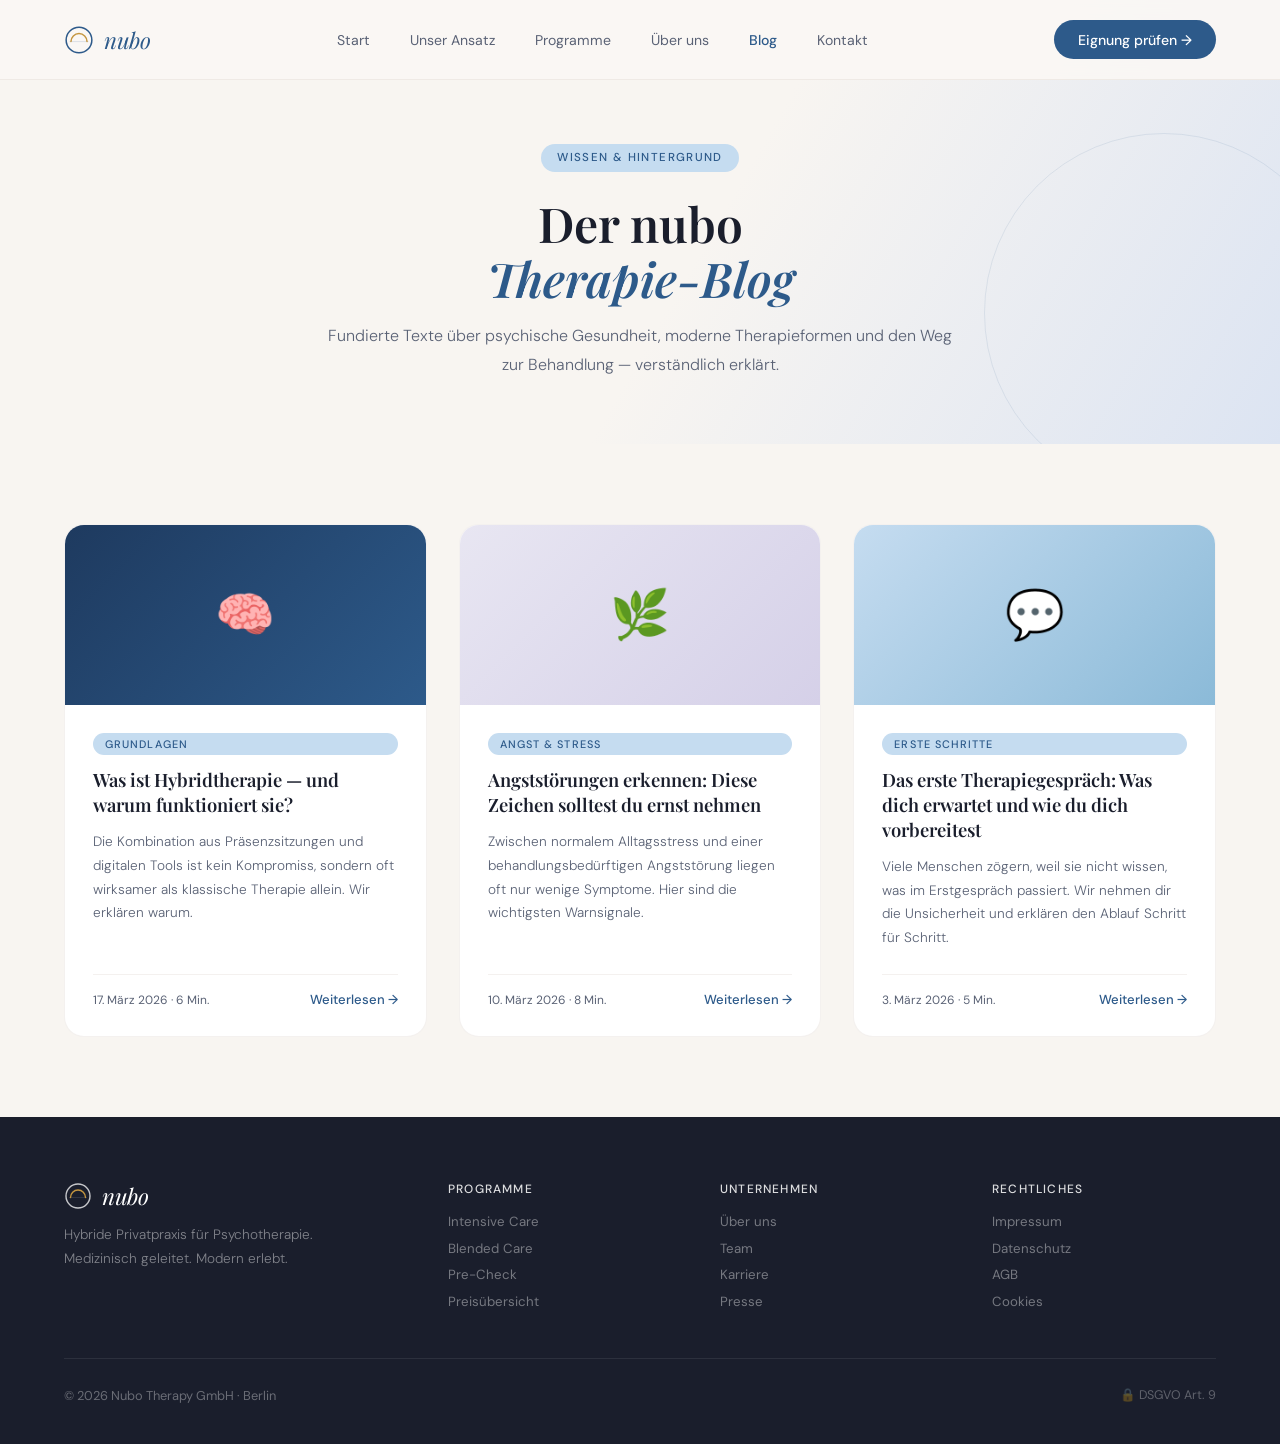
<file: blog.html>
<!DOCTYPE html>
<html lang="de">
<head>
  <meta charset="UTF-8" />
  <meta name="viewport" content="width=device-width, initial-scale=1.0" />
  <title>Blog — Nubo Therapy</title>
  <link rel="preconnect" href="https://fonts.googleapis.com">
  <link href="https://fonts.googleapis.com/css2?family=Playfair+Display:ital,wght@0,400;0,600;0,700;1,400;1,600&family=DM+Sans:wght@300;400;500;600&display=swap" rel="stylesheet">
  <style>
    *, *::before, *::after { margin: 0; padding: 0; box-sizing: border-box; }
    :root {
      --green: #2D5A8A;
      --green-dark: #1E3A5F;
      --green-light: #6A9FBF;
      --green-pale: #C5DCF0;
      --sand: #E8E6F2;
      --sand-dark: #D5D0E8;
      --cream: #F8F5F1;
      --brown: #C49640;
      --dark: #1A1E2C;
      --muted: #5A6275;
      --nav-h: 80px;
    }
    html { scroll-behavior: smooth; }
    body { font-family: 'DM Sans', sans-serif; background: var(--cream); color: var(--dark); overflow-x: hidden; }

    /* ── NAV ── */
    nav {
      position: fixed; top: 0; left: 0; right: 0; z-index: 100;
      height: var(--nav-h); background: rgba(250,247,244,0.95);
      backdrop-filter: blur(16px); border-bottom: 1px solid rgba(160,140,120,0.12);
      display: flex; align-items: center; justify-content: space-between;
      padding: 0 5vw;
    }
    .nav-logo { font-family: 'Playfair Display', serif; font-size: 1.4rem; color: var(--green); display: flex; align-items: center; gap: 10px; text-decoration: none; font-style: italic; letter-spacing: -0.3px; }
    .nav-logo-dot { width: 8px; height: 8px; background: var(--green-light); border-radius: 50%; margin-bottom: 3px; }
    .nav-links { display: flex; align-items: center; gap: 2.5rem; }
    .nav-links a { text-decoration: none; font-size: 0.88rem; font-weight: 400; color: var(--muted); transition: color 0.2s; }
    .nav-links a:hover, .nav-links a.active { color: var(--green); font-weight: 500; }
    .nav-cta {
      background: var(--green); color: #fff; padding: 0.65rem 1.5rem;
      border-radius: 100px; font-size: 0.88rem; font-weight: 500;
      border: none; cursor: pointer; font-family: 'DM Sans', sans-serif;
      transition: background 0.2s; white-space: nowrap; text-decoration: none;
    }
    .nav-cta:hover { background: var(--green-dark); }
    .nav-hamburger {
      display: none; flex-direction: column; gap: 5px;
      background: none; border: none; cursor: pointer; padding: 4px;
    }
    .nav-hamburger span { display: block; width: 22px; height: 2px; background: var(--dark); border-radius: 2px; transition: all 0.3s; }

    /* ── BLOG HEADER ── */
    .blog-header {
      padding-top: var(--nav-h);
      background: linear-gradient(120deg, var(--cream) 55%, #dce4f2 100%);
      padding-bottom: 4rem;
      padding-left: 5vw; padding-right: 5vw;
      text-align: center;
      position: relative; overflow: hidden;
    }
    .blog-header::after {
      content: ''; position: absolute; top: 30%; right: -5%;
      width: 360px; height: 360px; border-radius: 50%;
      border: 1.5px solid rgba(45,90,138,0.1);
      pointer-events: none;
    }
    .blog-header-inner { max-width: 640px; margin: 0 auto; padding-top: 4rem; }
    .blog-header-tag {
      display: inline-flex; align-items: center; gap: 7px;
      background: var(--green-pale); color: var(--green);
      font-size: 0.72rem; font-weight: 500; letter-spacing: 0.12em;
      text-transform: uppercase; padding: 0.4rem 1rem; border-radius: 100px;
      margin-bottom: 1.5rem;
    }
    .blog-header h1 {
      font-family: 'Playfair Display', serif;
      font-size: clamp(2.2rem, 4vw, 3rem);
      line-height: 1.15; color: var(--dark); margin-bottom: 1rem; font-weight: 600;
    }
    .blog-header h1 em { font-style: italic; color: var(--green); }
    .blog-header p { font-size: 1rem; line-height: 1.8; color: var(--muted); font-weight: 300; }

    /* ── BLOG GRID ── */
    .blog-section { padding: 5rem 5vw; }
    .blog-grid {
      display: grid;
      grid-template-columns: repeat(3, 1fr);
      gap: 2rem;
      max-width: 1200px; margin: 0 auto;
    }
    .blog-card {
      background: #fff;
      border-radius: 20px;
      overflow: hidden;
      border: 1px solid rgba(160,140,120,0.12);
      transition: transform 0.25s, box-shadow 0.25s;
      display: flex; flex-direction: column;
    }
    .blog-card:hover { transform: translateY(-4px); box-shadow: 0 16px 40px rgba(45,90,138,0.1); }
    .blog-card-img {
      height: 180px;
      display: flex; align-items: center; justify-content: center;
      font-size: 3rem;
      flex-shrink: 0;
    }
    .blog-card-img.green { background: linear-gradient(135deg, #1E3A5F, #2D5A8A); }
    .blog-card-img.sand  { background: linear-gradient(135deg, var(--sand), var(--sand-dark)); }
    .blog-card-img.pale  { background: linear-gradient(135deg, var(--green-pale), #8BBAD8); }
    .blog-card-body { padding: 1.75rem; display: flex; flex-direction: column; flex: 1; }
    .blog-card-cat {
      display: inline-block; font-size: 0.68rem; font-weight: 500;
      letter-spacing: 0.1em; text-transform: uppercase; color: var(--green);
      background: var(--green-pale); padding: 0.25rem 0.75rem;
      border-radius: 100px; margin-bottom: 0.85rem;
    }
    .blog-card h2 {
      font-family: 'Playfair Display', serif; font-size: 1.15rem;
      line-height: 1.35; color: var(--dark); margin-bottom: 0.75rem; font-weight: 600;
    }
    .blog-card p { font-size: 0.85rem; line-height: 1.75; color: var(--muted); font-weight: 300; flex: 1; }
    .blog-card-meta {
      display: flex; justify-content: space-between; align-items: center;
      margin-top: 1.5rem; padding-top: 1rem;
      border-top: 1px solid rgba(160,140,120,0.12);
      font-size: 0.75rem; color: var(--muted);
    }
    .blog-card-meta a {
      text-decoration: none; color: var(--green); font-weight: 500;
      font-size: 0.82rem; transition: color 0.2s;
    }
    .blog-card-meta a:hover { color: var(--green-dark); }

    /* ── FOOTER ── */
    footer { background: var(--dark); padding: 4rem 5vw 2.5rem; }
    .footer-top { display: grid; grid-template-columns: 1.5fr 1fr 1fr 1fr; gap: 3rem; margin-bottom: 3rem; }
    .footer-logo { font-family: 'Playfair Display', serif; font-size: 1.4rem; color: #fff; margin-bottom: 0.75rem; display: flex; align-items: center; gap: 10px; font-style: italic; letter-spacing: -0.3px; }
    .footer-tagline { font-size: 0.85rem; color: rgba(255,255,255,0.45); line-height: 1.75; font-weight: 300; max-width: 260px; }
    .footer-col h4 { font-size: 0.75rem; font-weight: 500; letter-spacing: 0.1em; text-transform: uppercase; color: rgba(255,255,255,0.85); margin-bottom: 1rem; }
    .footer-col ul { list-style: none; display: flex; flex-direction: column; gap: 0.6rem; }
    .footer-col ul li { font-size: 0.83rem; color: rgba(255,255,255,0.4); cursor: pointer; transition: color 0.2s; }
    .footer-col ul li:hover { color: rgba(255,255,255,0.75); }
    .footer-bottom { border-top: 1px solid rgba(255,255,255,0.08); padding-top: 1.75rem; display: flex; justify-content: space-between; align-items: center; }
    .footer-bottom-left { font-size: 0.8rem; color: rgba(255,255,255,0.35); }
    .footer-gdpr { font-size: 0.78rem; color: rgba(255,255,255,0.3); }

    /* ── RESPONSIVE ── */
    @media (max-width: 900px) {
      .nav-links { display: none; flex-direction: column; position: fixed; top: var(--nav-h); left: 0; right: 0; background: var(--cream); padding: 1.5rem 5vw 2rem; border-bottom: 1px solid rgba(160,140,120,0.15); gap: 1.25rem; z-index: 99; }
      .nav-links.open { display: flex; }
      .nav-hamburger { display: flex; }
      .blog-grid { grid-template-columns: 1fr; }
      .footer-top { grid-template-columns: 1fr 1fr; gap: 2rem; }
    }
    @media (max-width: 540px) {
      .blog-header h1 { font-size: 2rem; }
      .footer-top { grid-template-columns: 1fr; }
    }
  </style>
</head>
<body>

<nav>
  <a class="nav-logo" href="index.html"><svg class="nav-logo-mark" width="30" height="30" viewBox="0 0 56 56" fill="none" xmlns="http://www.w3.org/2000/svg" aria-hidden="true"><circle cx="28" cy="28" r="24" stroke="var(--green)" stroke-width="2.8"/><path d="M 11 31 L 45 31" stroke="var(--green)" stroke-width="1.4" stroke-linecap="round" opacity="0.2"/><path d="M 13 31 A 15 15 0 0 1 43 31" stroke="var(--brown)" stroke-width="2.8" stroke-linecap="round"/></svg><span>nubo</span></a>
  <div class="nav-links" id="navLinks">
    <a href="index.html">Start</a>
    <a href="index.html#approach">Unser Ansatz</a>
    <a href="desktop-produkte.html">Programme</a>
    <a href="index.html#about">Über uns</a>
    <a href="blog.html" class="active">Blog</a>
    <a href="index.html#contact">Kontakt</a>
  </div>
  <a class="nav-cta" href="index.html#home">Eignung prüfen →</a>
  <button class="nav-hamburger" id="hamburger" onclick="toggleNav()" aria-label="Menü">
    <span></span><span></span><span></span>
  </button>
</nav>

<!-- HEADER -->
<div class="blog-header">
  <div class="blog-header-inner">
    <div class="blog-header-tag">Wissen & Hintergrund</div>
    <h1>Der nubo<br><em>Therapie-Blog</em></h1>
    <p>Fundierte Texte über psychische Gesundheit, moderne Therapieformen und den Weg zur Behandlung — verständlich erklärt.</p>
  </div>
</div>

<!-- BLOG POSTS -->
<section class="blog-section">
  <div class="blog-grid">

    <article class="blog-card">
      <div class="blog-card-img green">🧠</div>
      <div class="blog-card-body">
        <span class="blog-card-cat">Grundlagen</span>
        <h2>Was ist Hybridtherapie — und warum funktioniert sie?</h2>
        <p>Die Kombination aus Präsenzsitzungen und digitalen Tools ist kein Kompromiss, sondern oft wirksamer als klassische Therapie allein. Wir erklären warum.</p>
        <div class="blog-card-meta">
          <span>17. März 2026 · 6 Min.</span>
          <a href="blog/was-ist-hybridtherapie.html">Weiterlesen →</a>
        </div>
      </div>
    </article>

    <article class="blog-card">
      <div class="blog-card-img sand">🌿</div>
      <div class="blog-card-body">
        <span class="blog-card-cat">Angst & Stress</span>
        <h2>Angststörungen erkennen: Diese Zeichen solltest du ernst nehmen</h2>
        <p>Zwischen normalem Alltagsstress und einer behandlungsbedürftigen Angststörung liegen oft nur wenige Symptome. Hier sind die wichtigsten Warnsignale.</p>
        <div class="blog-card-meta">
          <span>10. März 2026 · 8 Min.</span>
          <a href="blog/angststoerungen-erkennen.html">Weiterlesen →</a>
        </div>
      </div>
    </article>

    <article class="blog-card">
      <div class="blog-card-img pale">💬</div>
      <div class="blog-card-body">
        <span class="blog-card-cat">Erste Schritte</span>
        <h2>Das erste Therapiegespräch: Was dich erwartet und wie du dich vorbereitest</h2>
        <p>Viele Menschen zögern, weil sie nicht wissen, was im Erstgespräch passiert. Wir nehmen dir die Unsicherheit und erklären den Ablauf Schritt für Schritt.</p>
        <div class="blog-card-meta">
          <span>3. März 2026 · 5 Min.</span>
          <a href="blog/erstes-therapiegespraech.html">Weiterlesen →</a>
        </div>
      </div>
    </article>

  </div>
</section>

<!-- FOOTER -->
<footer>
  <div class="footer-top">
    <div>
      <div class="footer-logo"><svg width="28" height="28" viewBox="0 0 56 56" fill="none" xmlns="http://www.w3.org/2000/svg" aria-hidden="true"><circle cx="28" cy="28" r="24" stroke="rgba(255,255,255,0.75)" stroke-width="2.8"/><path d="M 11 31 L 45 31" stroke="rgba(255,255,255,0.75)" stroke-width="1.4" stroke-linecap="round" opacity="0.2"/><path d="M 13 31 A 15 15 0 0 1 43 31" stroke="#C49640" stroke-width="2.8" stroke-linecap="round"/></svg><span>nubo</span></div>
      <div class="footer-tagline">Hybride Privatpraxis für Psychotherapie. Medizinisch geleitet. Modern erlebt.</div>
    </div>
    <div class="footer-col">
      <h4>Programme</h4>
      <ul>
        <li>Intensive Care</li>
        <li>Blended Care</li>
        <li>Pre-Check</li>
        <li>Preisübersicht</li>
      </ul>
    </div>
    <div class="footer-col">
      <h4>Unternehmen</h4>
      <ul>
        <li>Über uns</li>
        <li>Team</li>
        <li>Karriere</li>
        <li>Presse</li>
      </ul>
    </div>
    <div class="footer-col">
      <h4>Rechtliches</h4>
      <ul>
        <li>Impressum</li>
        <li>Datenschutz</li>
        <li>AGB</li>
        <li>Cookies</li>
      </ul>
    </div>
  </div>
  <div class="footer-bottom">
    <div class="footer-bottom-left">© 2026 Nubo Therapy GmbH · Berlin</div>
    <div class="footer-gdpr">🔒 DSGVO Art. 9</div>
  </div>
</footer>

<script>
  function toggleNav() {
    document.getElementById('navLinks').classList.toggle('open');
  }
  document.querySelectorAll('#navLinks a').forEach(a => a.addEventListener('click', () => {
    document.getElementById('navLinks').classList.remove('open');
  }));
  window.addEventListener('scroll', () => {
    document.querySelector('nav').style.boxShadow = window.scrollY > 20
      ? '0 2px 20px rgba(26,30,44,0.08)' : 'none';
  });
</script>
</body>
</html>
</file>
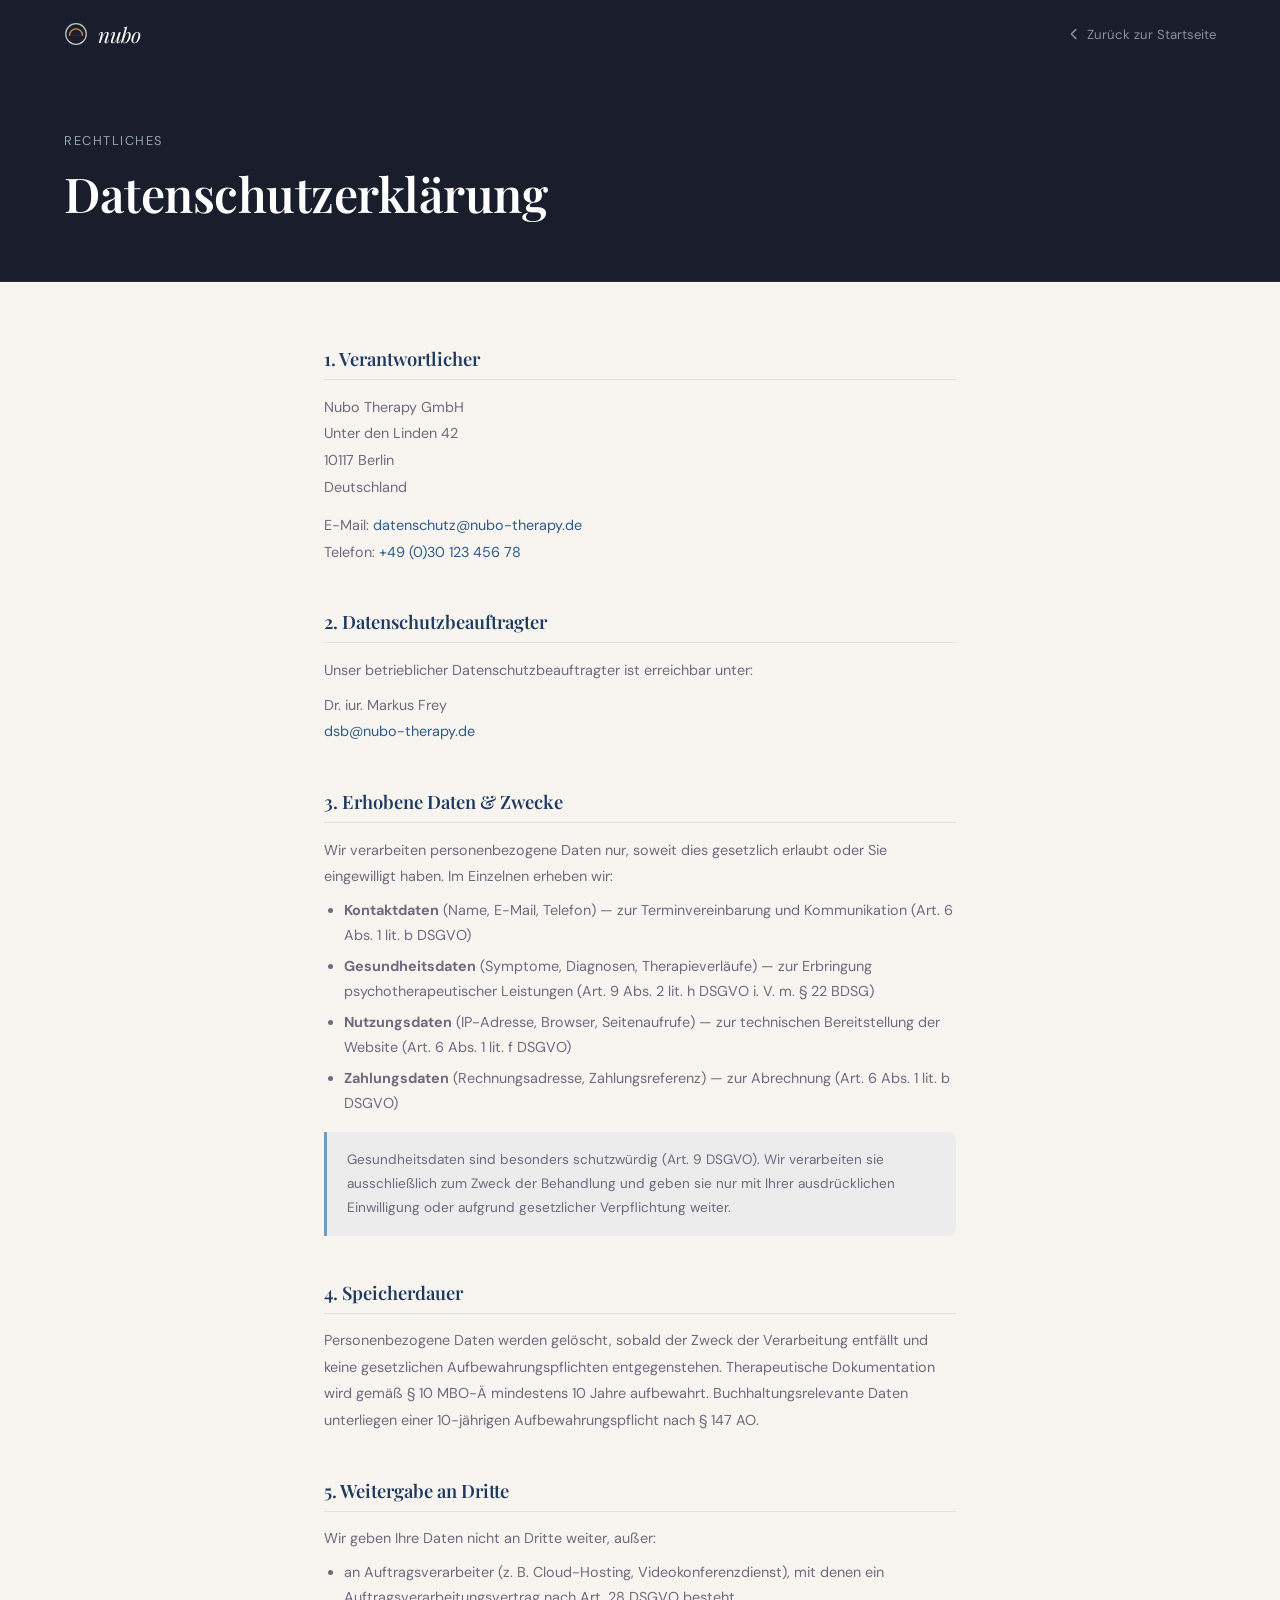
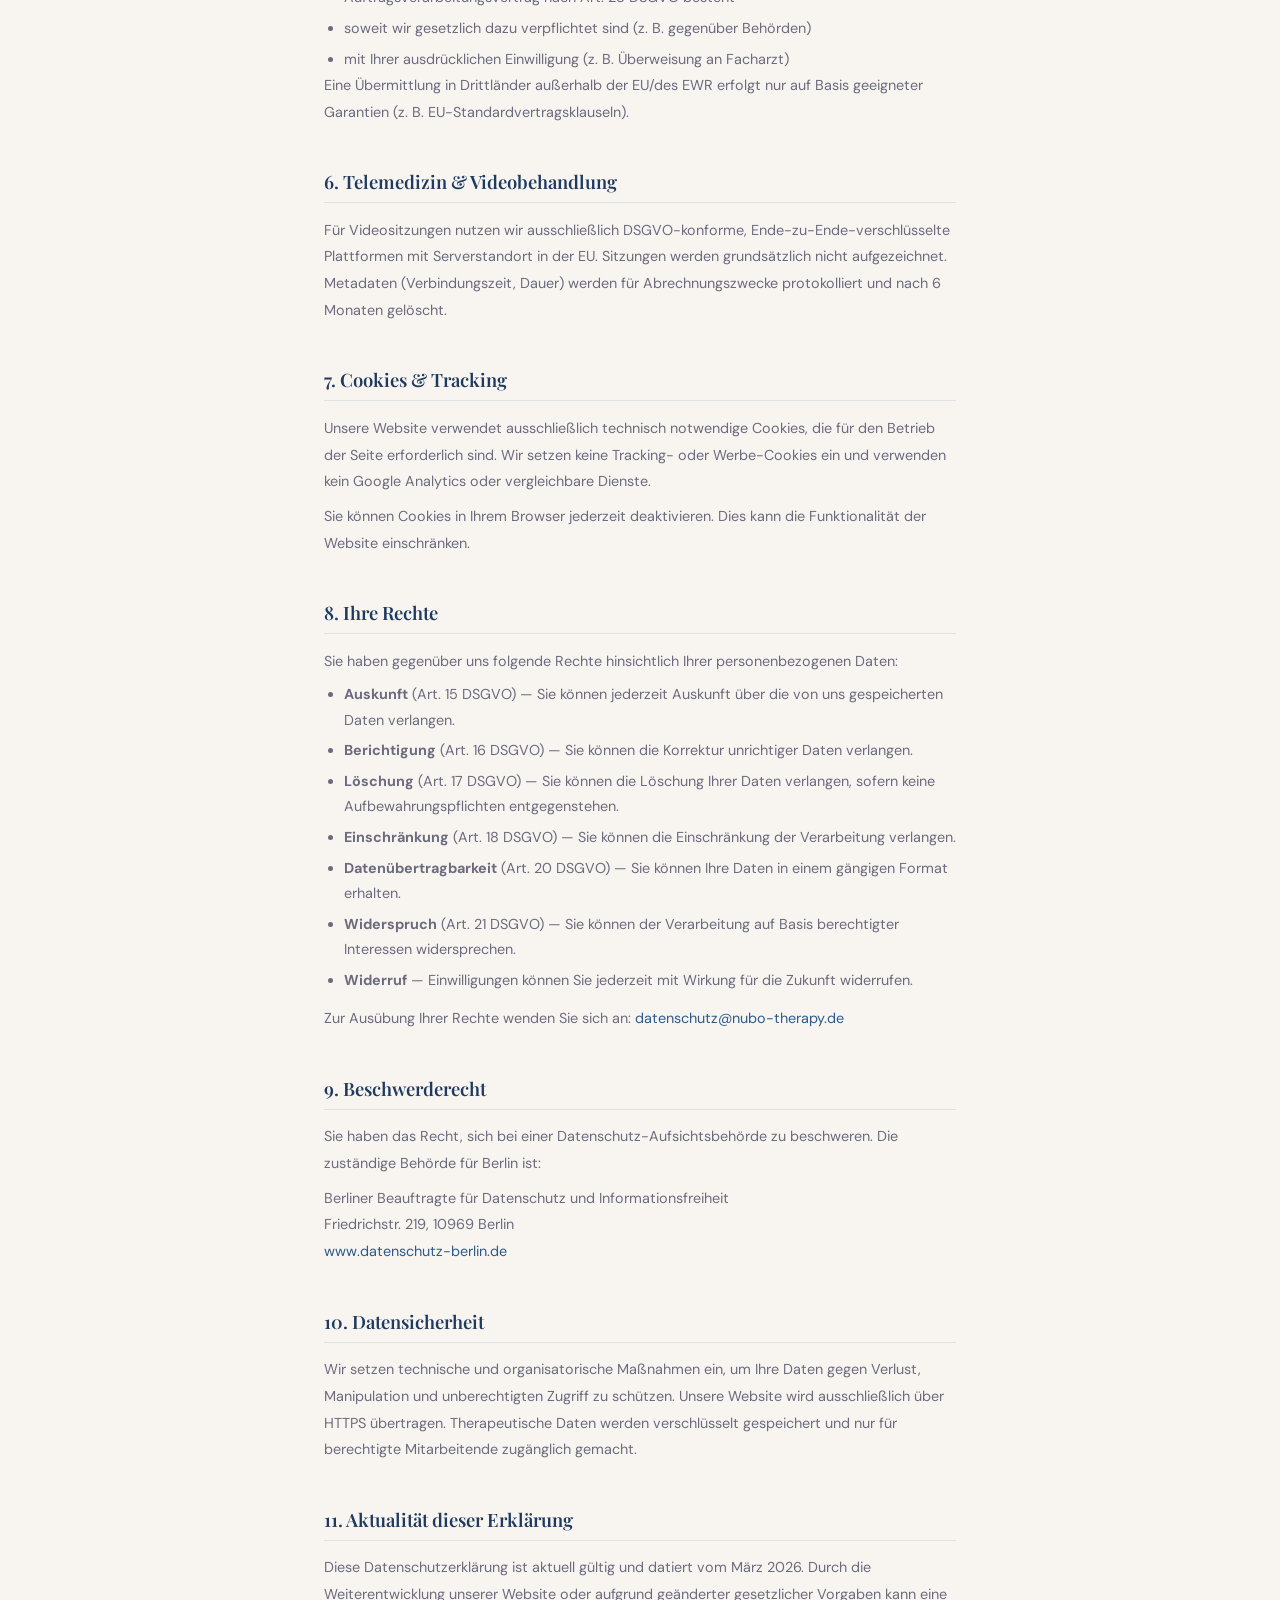
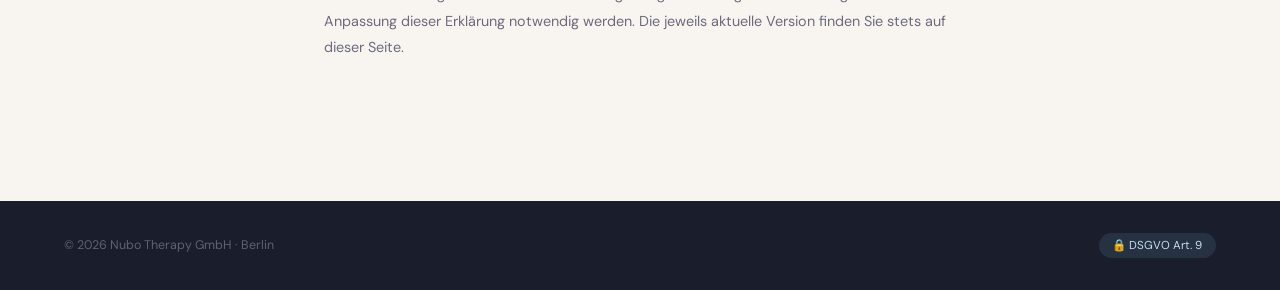
<file: datenschutz.html>
<!DOCTYPE html>
<html lang="de">
<head>
  <meta charset="UTF-8" />
  <meta name="viewport" content="width=device-width, initial-scale=1.0" />
  <title>Datenschutzerklärung — Nubo Therapy</title>
  <link rel="preconnect" href="https://fonts.googleapis.com">
  <link href="https://fonts.googleapis.com/css2?family=Playfair+Display:ital,wght@0,400;0,600;0,700;1,400;1,600&family=DM+Sans:wght@300;400;500;600&display=swap" rel="stylesheet">
  <style>
    *, *::before, *::after { margin: 0; padding: 0; box-sizing: border-box; }
    :root {
      --green: #2D5A8A;
      --green-dark: #1E3A5F;
      --green-light: #6A9FBF;
      --green-pale: #C5DCF0;
      --sand: #E8E6F2;
      --cream: #F8F5F1;
      --brown: #C49640;
      --dark: #1A1E2C;
      --text: #2C2C3A;
      --muted: #6B6B7D;
    }
    body {
      font-family: 'DM Sans', sans-serif;
      background: var(--cream);
      color: var(--text);
      min-height: 100vh;
      display: flex;
      flex-direction: column;
    }

    /* NAV */
    nav {
      background: var(--dark);
      padding: 1.25rem 5vw;
      display: flex;
      align-items: center;
      justify-content: space-between;
    }
    .nav-logo {
      font-family: 'Playfair Display', serif;
      font-size: 1.3rem;
      color: #fff;
      font-style: italic;
      letter-spacing: -0.3px;
      text-decoration: none;
      display: flex;
      align-items: center;
      gap: 10px;
    }
    .nav-back {
      font-size: 0.82rem;
      color: rgba(255,255,255,0.5);
      text-decoration: none;
      display: flex;
      align-items: center;
      gap: 6px;
      transition: color 0.2s;
    }
    .nav-back:hover { color: rgba(255,255,255,0.85); }
    .nav-back svg { width: 14px; height: 14px; }

    /* HERO */
    .page-hero {
      background: var(--dark);
      padding: 4rem 5vw 3.5rem;
      border-bottom: 1px solid rgba(255,255,255,0.06);
    }
    .page-hero p {
      font-size: 0.8rem;
      letter-spacing: 0.12em;
      text-transform: uppercase;
      color: var(--green-pale);
      opacity: 0.7;
      margin-bottom: 0.75rem;
    }
    .page-hero h1 {
      font-family: 'Playfair Display', serif;
      font-size: clamp(2rem, 4vw, 3rem);
      color: #fff;
      font-weight: 600;
      letter-spacing: -0.5px;
    }

    /* CONTENT */
    main {
      flex: 1;
      max-width: 760px;
      width: 100%;
      margin: 0 auto;
      padding: 4rem 5vw 6rem;
    }
    .section {
      margin-bottom: 2.75rem;
    }
    .section h2 {
      font-family: 'Playfair Display', serif;
      font-size: 1.15rem;
      font-weight: 600;
      color: var(--green-dark);
      margin-bottom: 0.85rem;
      padding-bottom: 0.5rem;
      border-bottom: 1px solid rgba(45,90,138,0.12);
    }
    .section p, .section address {
      font-size: 0.9rem;
      line-height: 1.85;
      color: var(--muted);
      font-style: normal;
    }
    .section p + p {
      margin-top: 0.5rem;
    }
    .section a {
      color: var(--green);
      text-decoration: none;
    }
    .section a:hover {
      text-decoration: underline;
    }
    .notice {
      background: rgba(45,90,138,0.06);
      border-left: 3px solid var(--green-light);
      border-radius: 0 8px 8px 0;
      padding: 1rem 1.25rem;
      font-size: 0.85rem;
      line-height: 1.75;
      color: var(--muted);
      margin-top: 1rem;
    }
    ul.list {
      margin-top: 0.5rem;
      padding-left: 1.25rem;
      display: flex;
      flex-direction: column;
      gap: 0.35rem;
    }
    ul.list li {
      font-size: 0.9rem;
      line-height: 1.75;
      color: var(--muted);
    }

    /* FOOTER */
    footer {
      background: var(--dark);
      padding: 2rem 5vw;
      display: flex;
      justify-content: space-between;
      align-items: center;
      flex-wrap: wrap;
      gap: 0.75rem;
    }
    .footer-bottom-left {
      font-size: 0.78rem;
      color: rgba(255,255,255,0.3);
    }
    .footer-gdpr {
      display: inline-flex;
      align-items: center;
      gap: 6px;
      background: rgba(106,159,191,0.15);
      color: var(--green-pale);
      padding: 0.3rem 0.85rem;
      border-radius: 100px;
      font-size: 0.72rem;
    }

    @media (max-width: 600px) {
      .page-hero { padding: 2.5rem 5vw 2rem; }
      main { padding: 2.5rem 5vw 4rem; }
    }
  </style>
</head>
<body>

<nav>
  <a href="index.html" class="nav-logo">
    <svg width="24" height="24" viewBox="0 0 56 56" fill="none" xmlns="http://www.w3.org/2000/svg" aria-hidden="true">
      <circle cx="28" cy="28" r="24" stroke="rgba(255,255,255,0.75)" stroke-width="2.8"/>
      <path d="M 11 31 L 45 31" stroke="rgba(255,255,255,0.75)" stroke-width="1.4" stroke-linecap="round" opacity="0.2"/>
      <path d="M 13 31 A 15 15 0 0 1 43 31" stroke="#C49640" stroke-width="2.8" stroke-linecap="round"/>
    </svg>
    nubo
  </a>
  <a href="index.html" class="nav-back">
    <svg viewBox="0 0 16 16" fill="none" stroke="currentColor" stroke-width="1.8" stroke-linecap="round" stroke-linejoin="round">
      <path d="M10 3L5 8l5 5"/>
    </svg>
    Zurück zur Startseite
  </a>
</nav>

<div class="page-hero">
  <p>Rechtliches</p>
  <h1>Datenschutzerklärung</h1>
</div>

<main>
  <div class="section">
    <h2>1. Verantwortlicher</h2>
    <address>
      Nubo Therapy GmbH<br>
      Unter den Linden 42<br>
      10117 Berlin<br>
      Deutschland
    </address>
    <p style="margin-top:0.75rem;">E-Mail: <a href="mailto:datenschutz@nubo-therapy.de">datenschutz@nubo-therapy.de</a><br>
    Telefon: <a href="tel:+493012345678">+49 (0)30 123 456 78</a></p>
  </div>

  <div class="section">
    <h2>2. Datenschutzbeauftragter</h2>
    <p>Unser betrieblicher Datenschutzbeauftragter ist erreichbar unter:</p>
    <p>Dr. iur. Markus Frey<br>
    <a href="mailto:dsb@nubo-therapy.de">dsb@nubo-therapy.de</a></p>
  </div>

  <div class="section">
    <h2>3. Erhobene Daten &amp; Zwecke</h2>
    <p>Wir verarbeiten personenbezogene Daten nur, soweit dies gesetzlich erlaubt oder Sie eingewilligt haben. Im Einzelnen erheben wir:</p>
    <ul class="list">
      <li><strong>Kontaktdaten</strong> (Name, E-Mail, Telefon) — zur Terminvereinbarung und Kommunikation (Art. 6 Abs. 1 lit. b DSGVO)</li>
      <li><strong>Gesundheitsdaten</strong> (Symptome, Diagnosen, Therapieverläufe) — zur Erbringung psychotherapeutischer Leistungen (Art. 9 Abs. 2 lit. h DSGVO i. V. m. § 22 BDSG)</li>
      <li><strong>Nutzungsdaten</strong> (IP-Adresse, Browser, Seitenaufrufe) — zur technischen Bereitstellung der Website (Art. 6 Abs. 1 lit. f DSGVO)</li>
      <li><strong>Zahlungsdaten</strong> (Rechnungsadresse, Zahlungsreferenz) — zur Abrechnung (Art. 6 Abs. 1 lit. b DSGVO)</li>
    </ul>
    <div class="notice">
      Gesundheitsdaten sind besonders schutzwürdig (Art. 9 DSGVO). Wir verarbeiten sie ausschließlich zum Zweck der Behandlung und geben sie nur mit Ihrer ausdrücklichen Einwilligung oder aufgrund gesetzlicher Verpflichtung weiter.
    </div>
  </div>

  <div class="section">
    <h2>4. Speicherdauer</h2>
    <p>Personenbezogene Daten werden gelöscht, sobald der Zweck der Verarbeitung entfällt und keine gesetzlichen Aufbewahrungspflichten entgegenstehen. Therapeutische Dokumentation wird gemäß § 10 MBO-Ä mindestens 10 Jahre aufbewahrt. Buchhaltungsrelevante Daten unterliegen einer 10-jährigen Aufbewahrungspflicht nach § 147 AO.</p>
  </div>

  <div class="section">
    <h2>5. Weitergabe an Dritte</h2>
    <p>Wir geben Ihre Daten nicht an Dritte weiter, außer:</p>
    <ul class="list">
      <li>an Auftragsverarbeiter (z. B. Cloud-Hosting, Videokonferenzdienst), mit denen ein Auftragsverarbeitungsvertrag nach Art. 28 DSGVO besteht</li>
      <li>soweit wir gesetzlich dazu verpflichtet sind (z. B. gegenüber Behörden)</li>
      <li>mit Ihrer ausdrücklichen Einwilligung (z. B. Überweisung an Facharzt)</li>
    </ul>
    <p>Eine Übermittlung in Drittländer außerhalb der EU/des EWR erfolgt nur auf Basis geeigneter Garantien (z. B. EU-Standardvertragsklauseln).</p>
  </div>

  <div class="section">
    <h2>6. Telemedizin &amp; Videobehandlung</h2>
    <p>Für Videositzungen nutzen wir ausschließlich DSGVO-konforme, Ende-zu-Ende-verschlüsselte Plattformen mit Serverstandort in der EU. Sitzungen werden grundsätzlich nicht aufgezeichnet. Metadaten (Verbindungszeit, Dauer) werden für Abrechnungszwecke protokolliert und nach 6 Monaten gelöscht.</p>
  </div>

  <div class="section">
    <h2>7. Cookies &amp; Tracking</h2>
    <p>Unsere Website verwendet ausschließlich technisch notwendige Cookies, die für den Betrieb der Seite erforderlich sind. Wir setzen keine Tracking- oder Werbe-Cookies ein und verwenden kein Google Analytics oder vergleichbare Dienste.</p>
    <p>Sie können Cookies in Ihrem Browser jederzeit deaktivieren. Dies kann die Funktionalität der Website einschränken.</p>
  </div>

  <div class="section">
    <h2>8. Ihre Rechte</h2>
    <p>Sie haben gegenüber uns folgende Rechte hinsichtlich Ihrer personenbezogenen Daten:</p>
    <ul class="list">
      <li><strong>Auskunft</strong> (Art. 15 DSGVO) — Sie können jederzeit Auskunft über die von uns gespeicherten Daten verlangen.</li>
      <li><strong>Berichtigung</strong> (Art. 16 DSGVO) — Sie können die Korrektur unrichtiger Daten verlangen.</li>
      <li><strong>Löschung</strong> (Art. 17 DSGVO) — Sie können die Löschung Ihrer Daten verlangen, sofern keine Aufbewahrungspflichten entgegenstehen.</li>
      <li><strong>Einschränkung</strong> (Art. 18 DSGVO) — Sie können die Einschränkung der Verarbeitung verlangen.</li>
      <li><strong>Datenübertragbarkeit</strong> (Art. 20 DSGVO) — Sie können Ihre Daten in einem gängigen Format erhalten.</li>
      <li><strong>Widerspruch</strong> (Art. 21 DSGVO) — Sie können der Verarbeitung auf Basis berechtigter Interessen widersprechen.</li>
      <li><strong>Widerruf</strong> — Einwilligungen können Sie jederzeit mit Wirkung für die Zukunft widerrufen.</li>
    </ul>
    <p style="margin-top:0.75rem;">Zur Ausübung Ihrer Rechte wenden Sie sich an: <a href="mailto:datenschutz@nubo-therapy.de">datenschutz@nubo-therapy.de</a></p>
  </div>

  <div class="section">
    <h2>9. Beschwerderecht</h2>
    <p>Sie haben das Recht, sich bei einer Datenschutz-Aufsichtsbehörde zu beschweren. Die zuständige Behörde für Berlin ist:</p>
    <p>Berliner Beauftragte für Datenschutz und Informationsfreiheit<br>
    Friedrichstr. 219, 10969 Berlin<br>
    <a href="https://www.datenschutz-berlin.de" target="_blank" rel="noopener">www.datenschutz-berlin.de</a></p>
  </div>

  <div class="section">
    <h2>10. Datensicherheit</h2>
    <p>Wir setzen technische und organisatorische Maßnahmen ein, um Ihre Daten gegen Verlust, Manipulation und unberechtigten Zugriff zu schützen. Unsere Website wird ausschließlich über HTTPS übertragen. Therapeutische Daten werden verschlüsselt gespeichert und nur für berechtigte Mitarbeitende zugänglich gemacht.</p>
  </div>

  <div class="section">
    <h2>11. Aktualität dieser Erklärung</h2>
    <p>Diese Datenschutzerklärung ist aktuell gültig und datiert vom März 2026. Durch die Weiterentwicklung unserer Website oder aufgrund geänderter gesetzlicher Vorgaben kann eine Anpassung dieser Erklärung notwendig werden. Die jeweils aktuelle Version finden Sie stets auf dieser Seite.</p>
  </div>
</main>

<footer>
  <div class="footer-bottom-left">© 2026 Nubo Therapy GmbH · Berlin</div>
  <div class="footer-gdpr">🔒 DSGVO Art. 9</div>
</footer>

</body>
</html>
</file>
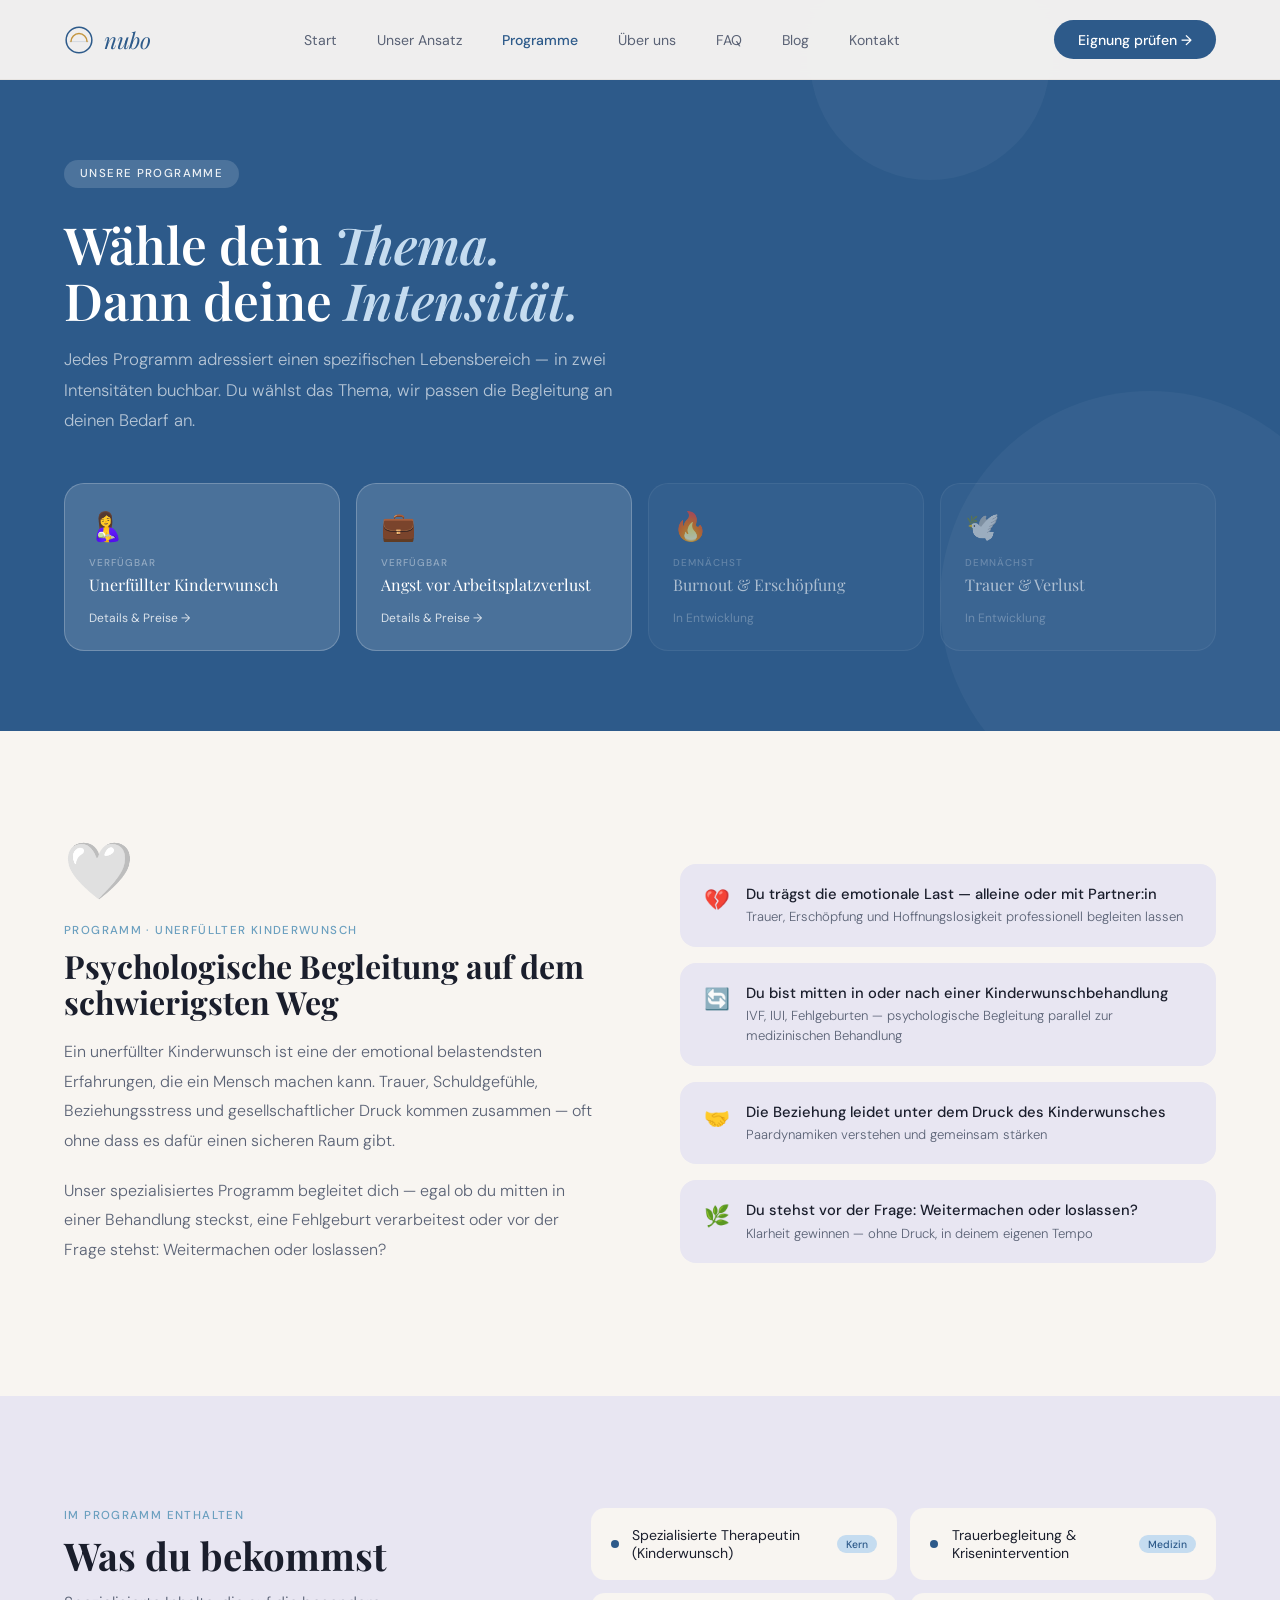
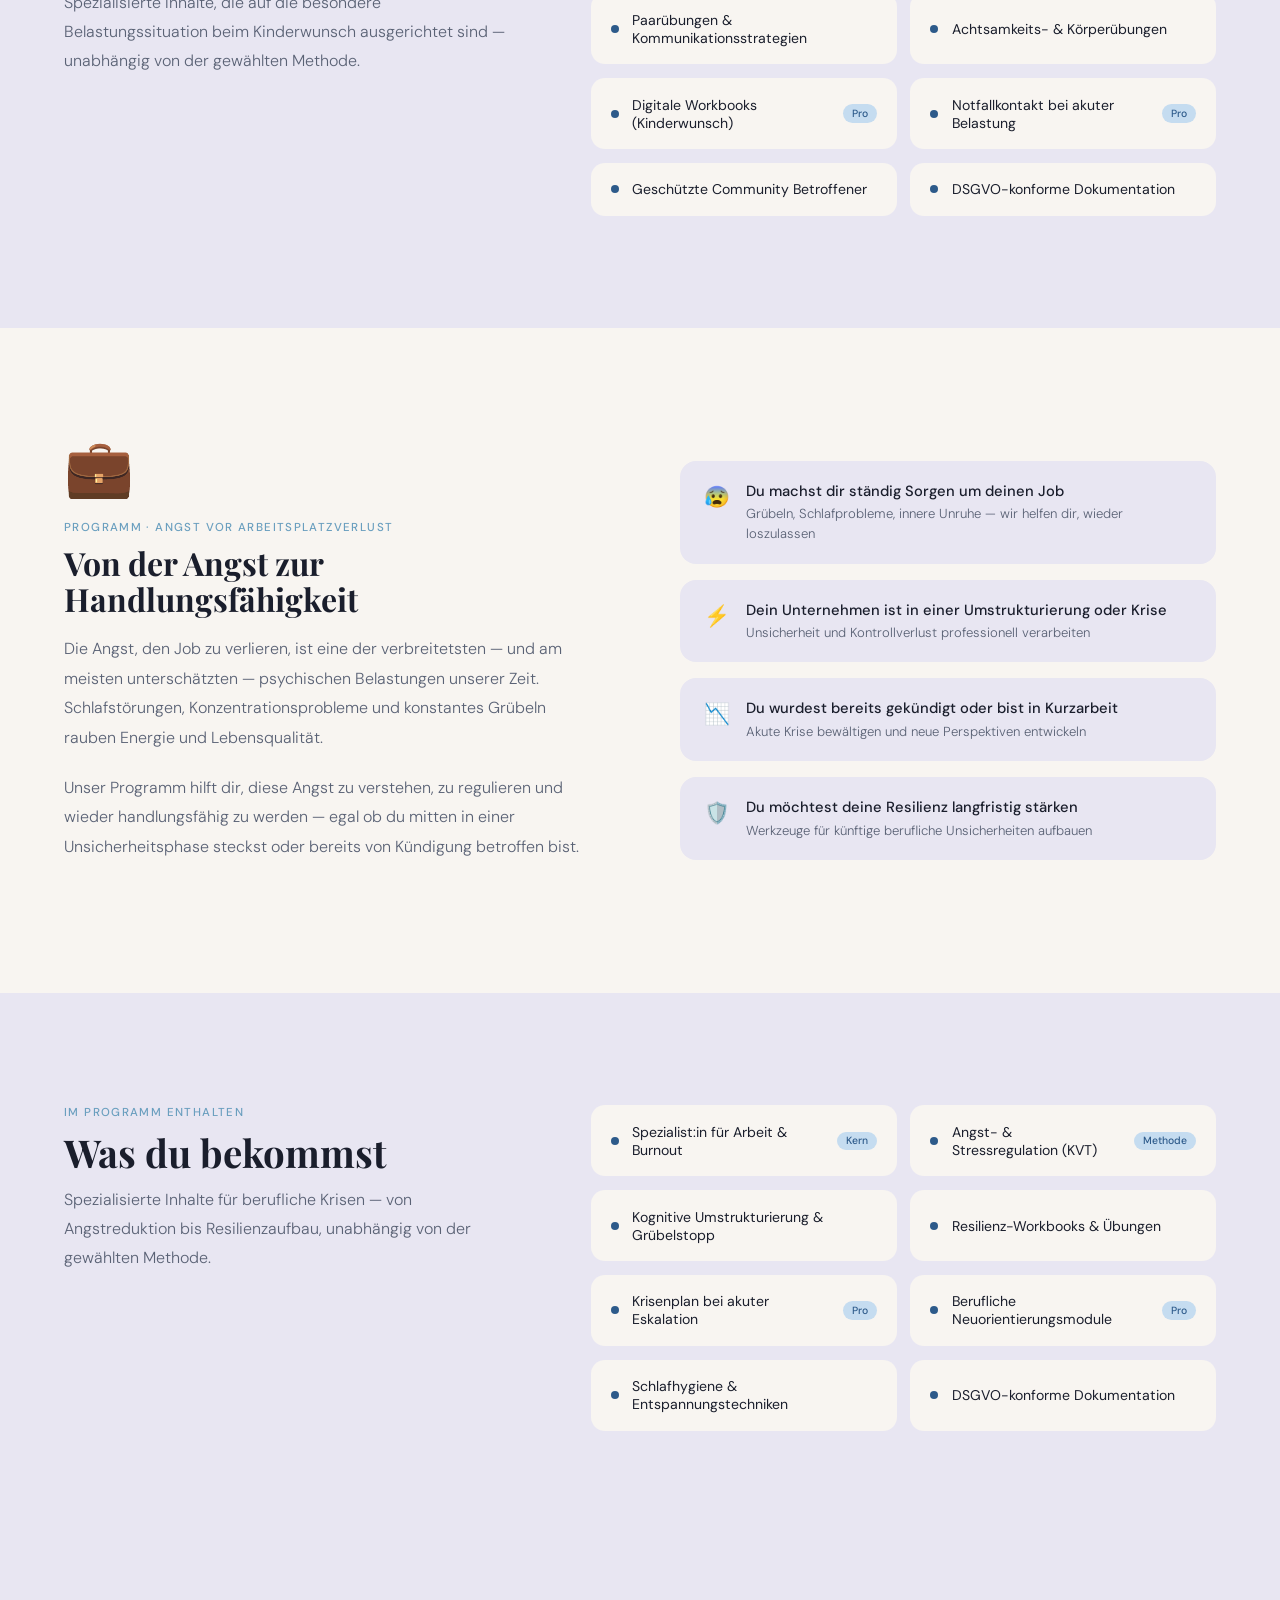
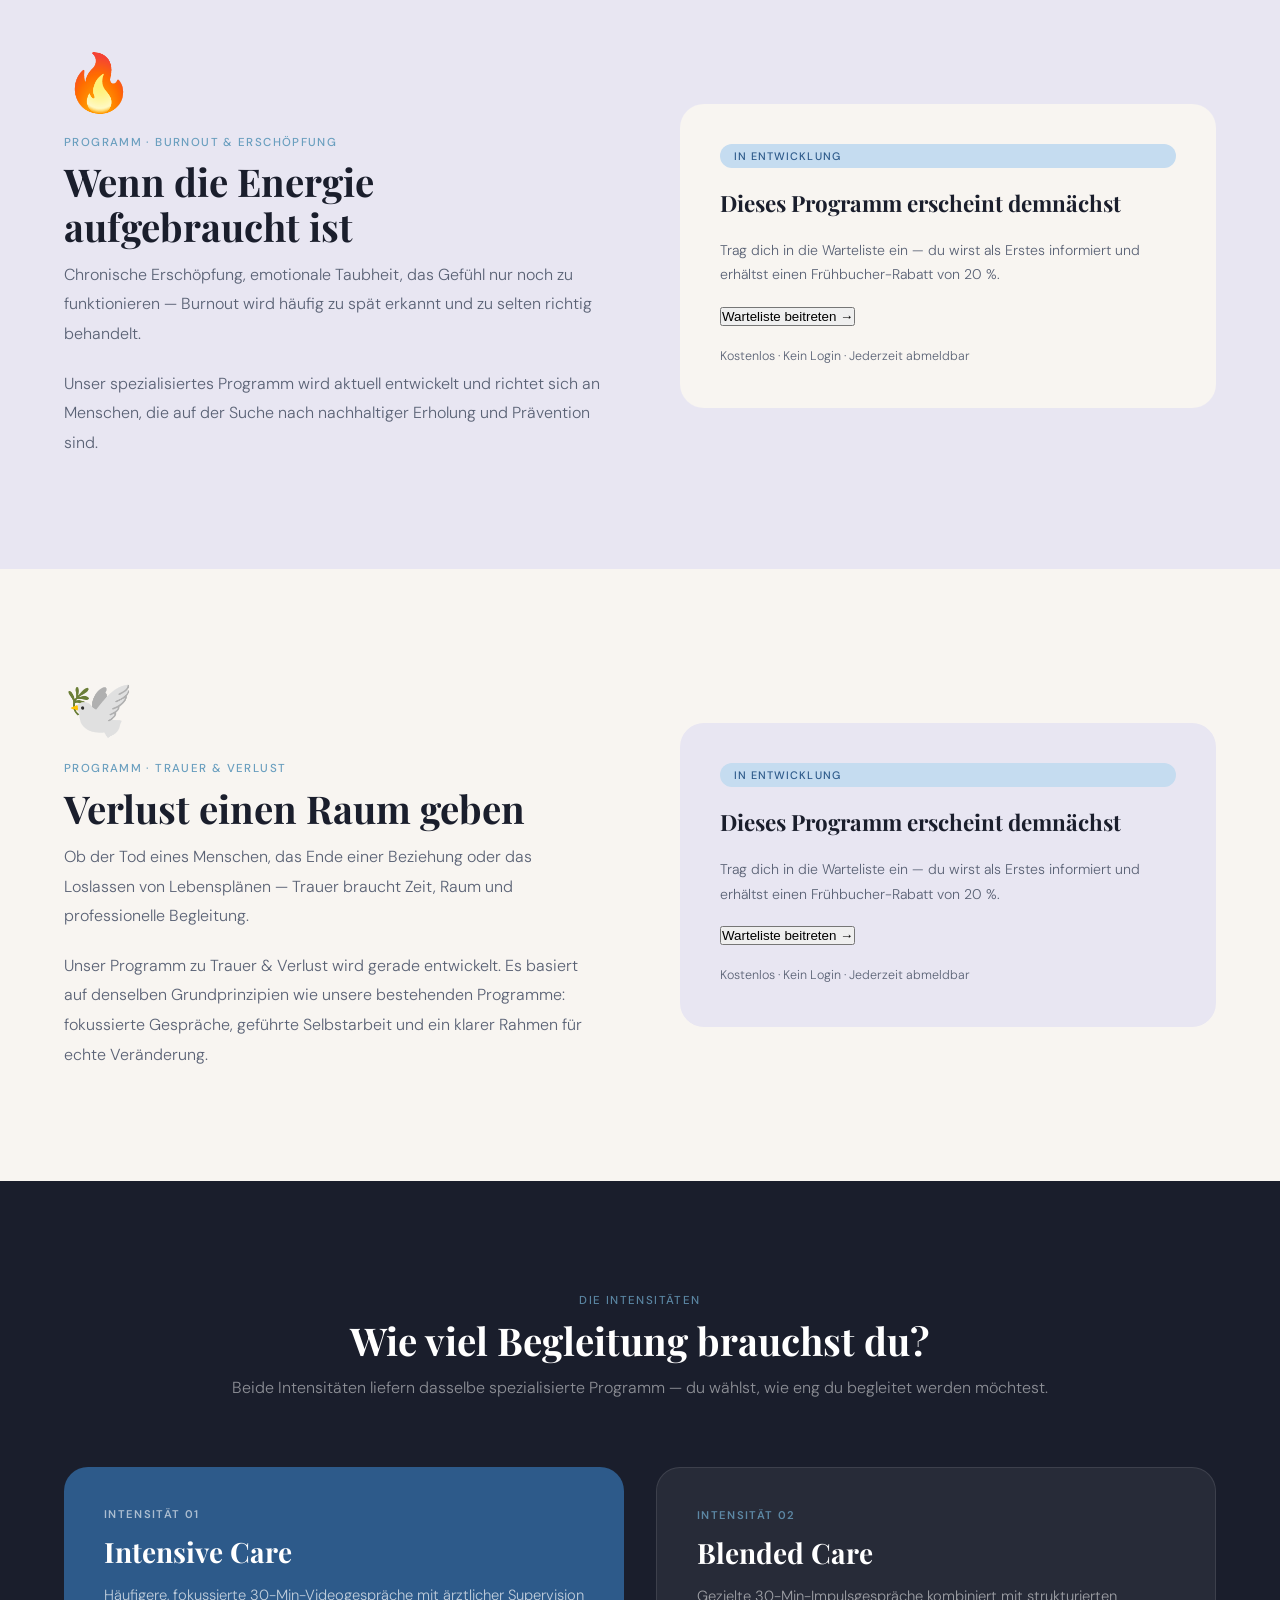
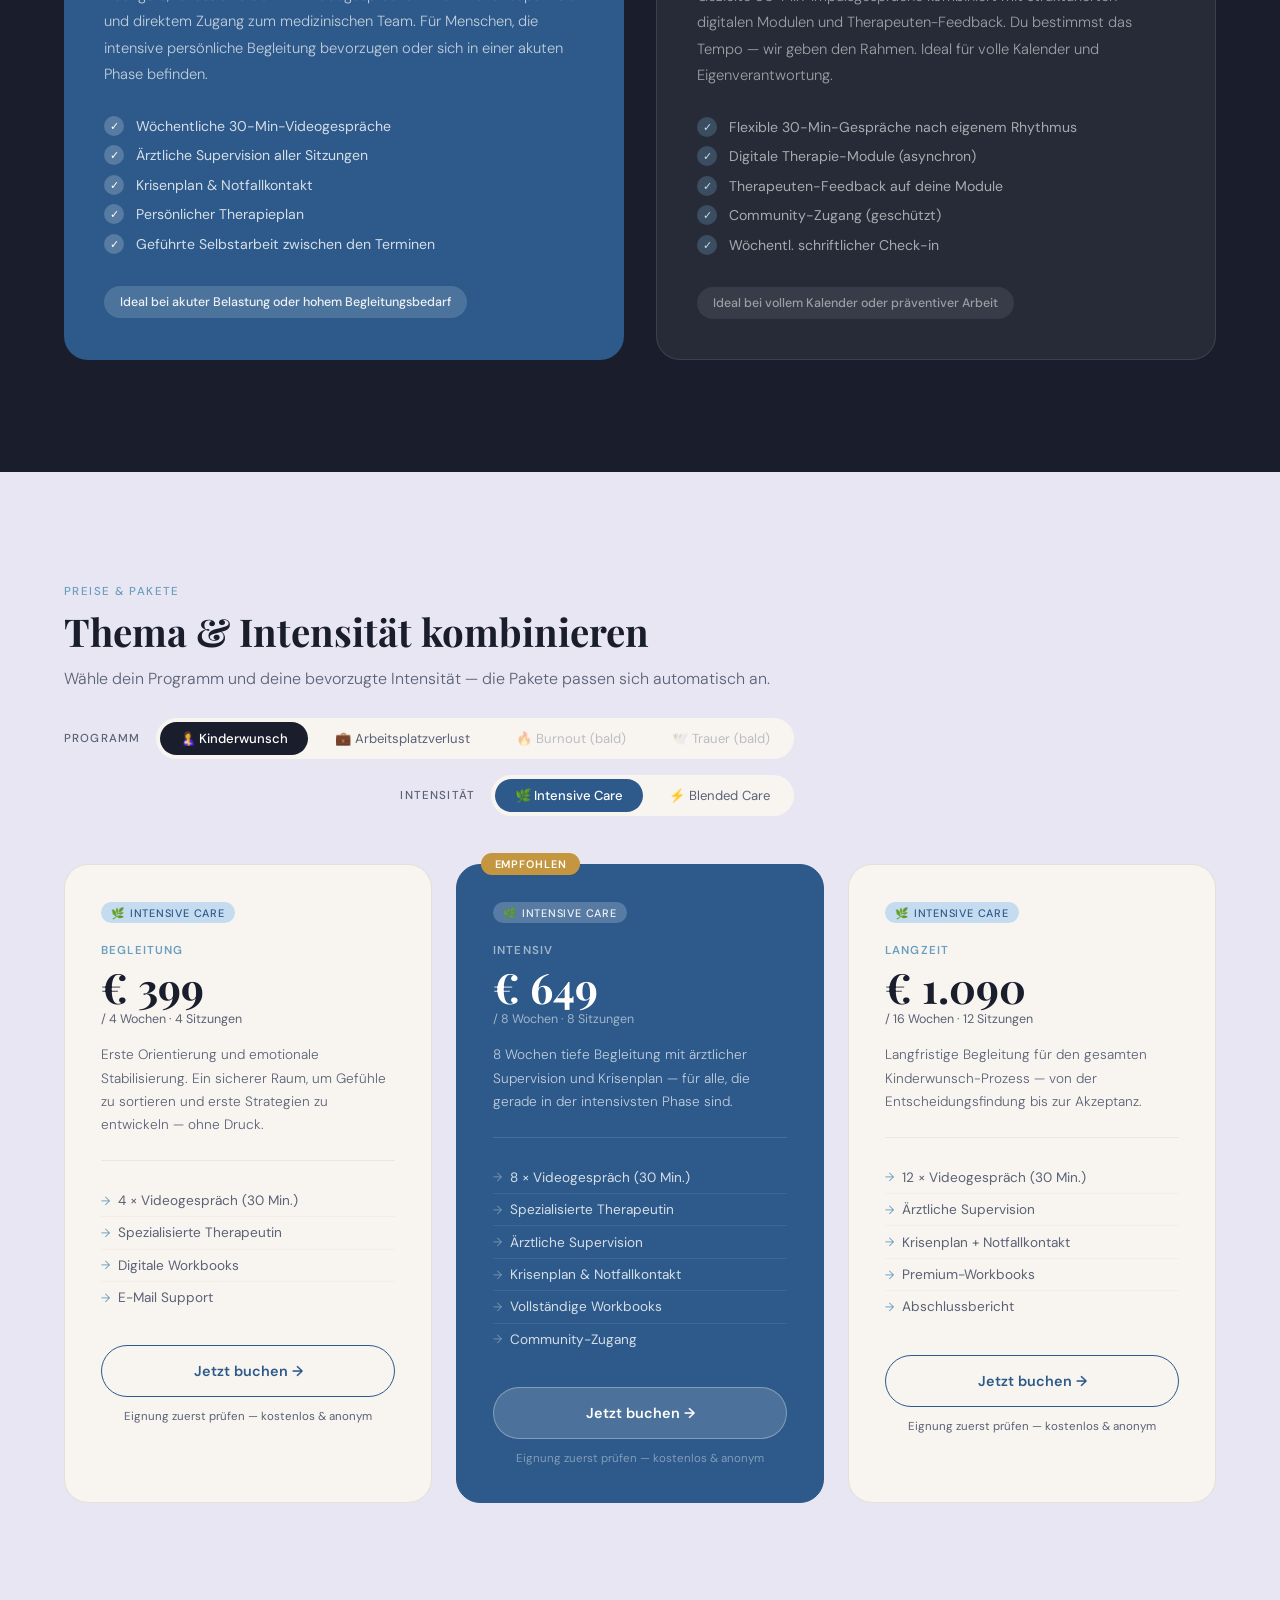
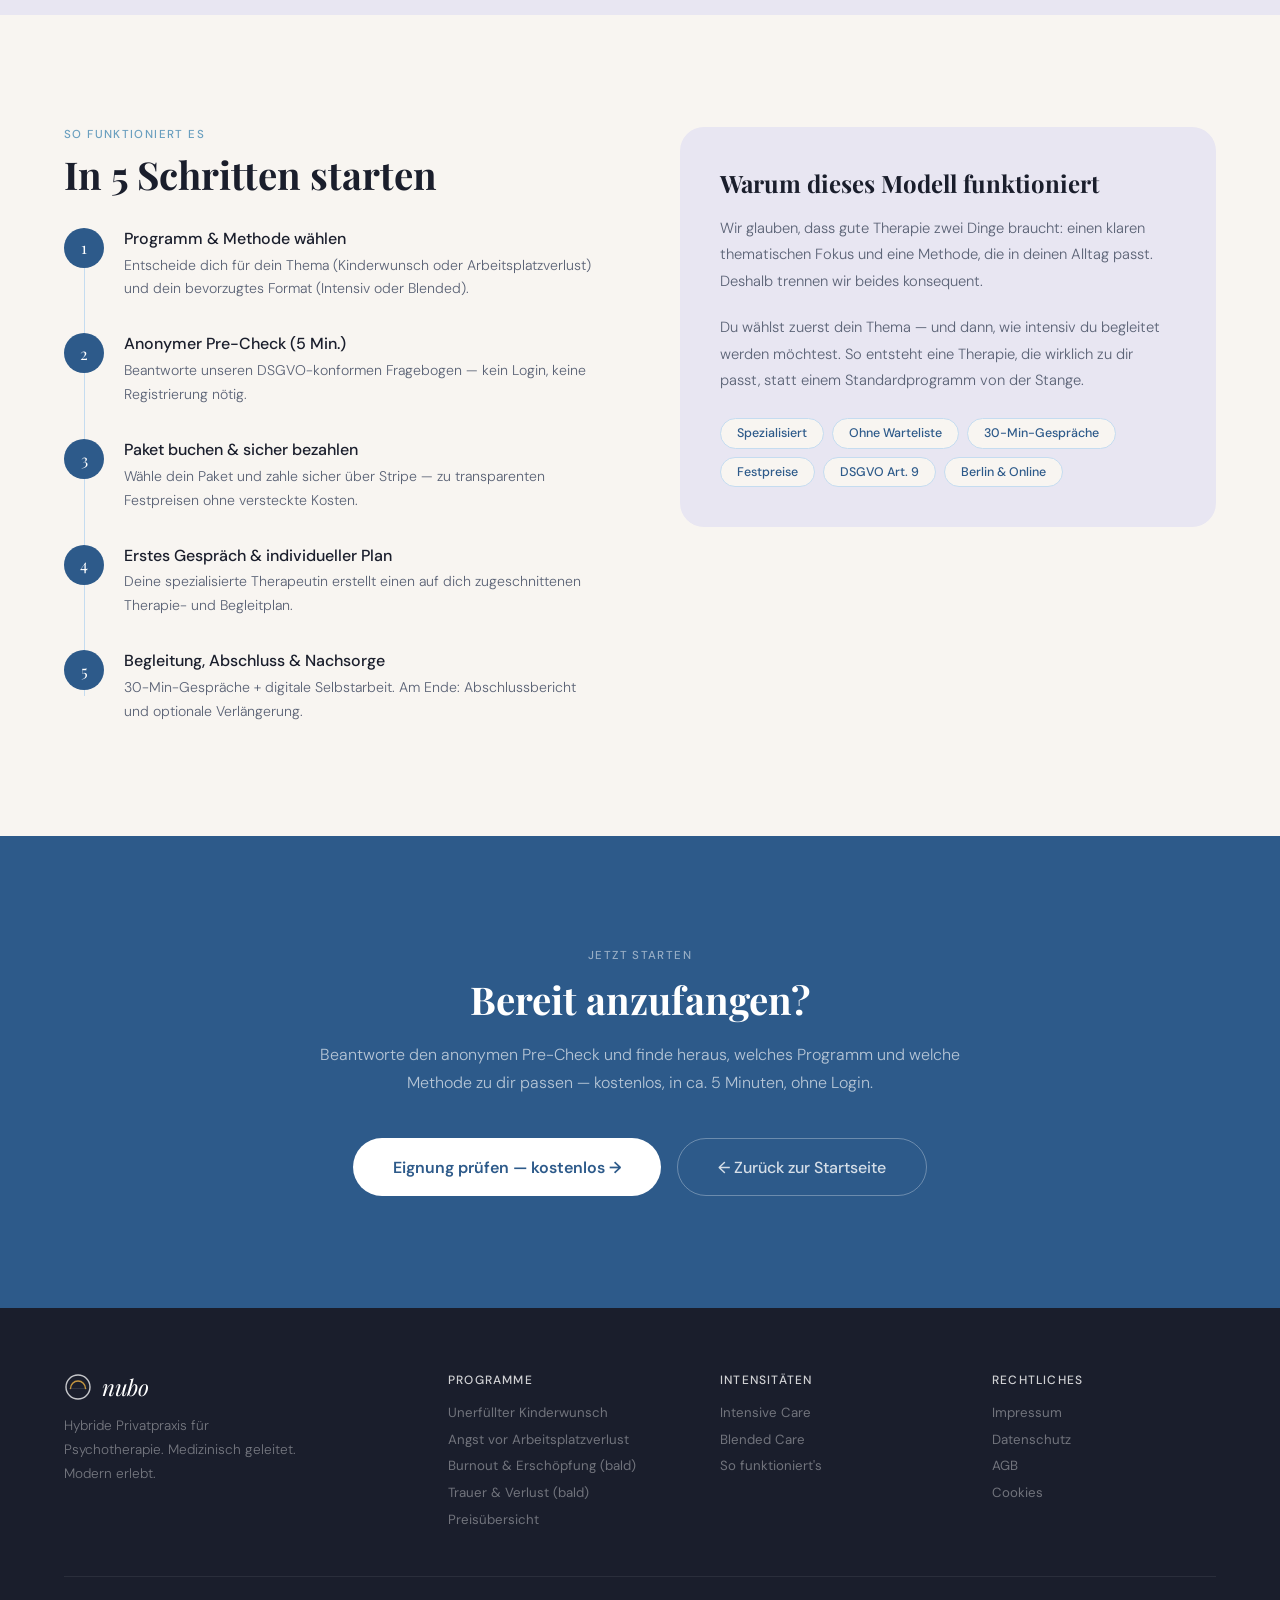
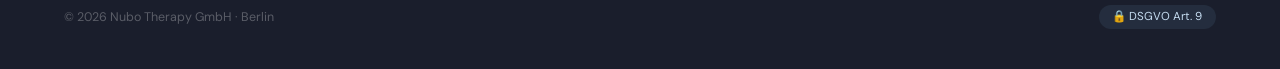
<file: desktop-produkte.html>
<!DOCTYPE html>
<html lang="de">
<head>
  <meta charset="UTF-8" />
  <meta name="viewport" content="width=device-width, initial-scale=1.0" />
  <title>Nubo Therapy — Programme & Methoden</title>
  <link rel="preconnect" href="https://fonts.googleapis.com">
  <link href="https://fonts.googleapis.com/css2?family=Playfair+Display:ital,wght@0,400;0,600;0,700;1,400;1,600&family=DM+Sans:wght@300;400;500;600&display=swap" rel="stylesheet">
  <style>
    *, *::before, *::after { margin: 0; padding: 0; box-sizing: border-box; }
    :root {
      --green: #2D5A8A;
      --green-dark: #1E3A5F;
      --green-light: #6A9FBF;
      --green-pale: #C5DCF0;
      --sand: #E8E6F2;
      --cream: #F8F5F1;
      --brown: #C49640;
      --dark: #1A1E2C;
      --muted: #5A6275;
      --nav-h: 80px;
    }
    html { scroll-behavior: smooth; }
    body { font-family: 'DM Sans', sans-serif; background: var(--cream); color: var(--dark); overflow-x: hidden; }

    /* ── NAV ── */
    nav {
      position: fixed; top: 0; left: 0; right: 0; z-index: 100;
      height: var(--nav-h); background: rgba(250,247,244,0.95);
      backdrop-filter: blur(16px); border-bottom: 1px solid rgba(160,140,120,0.12);
      display: flex; align-items: center; justify-content: space-between;
      padding: 0 5vw;
    }
    .nav-logo { font-family: 'Playfair Display', serif; font-size: 1.4rem; color: var(--green); display: flex; align-items: center; gap: 10px; text-decoration: none; font-style: italic; letter-spacing: -0.3px; }
    .nav-logo-dot { width: 8px; height: 8px; background: var(--green-light); border-radius: 50%; margin-bottom: 3px; }
    .nav-links { display: flex; align-items: center; gap: 2.5rem; }
    .nav-links a { text-decoration: none; font-size: 0.88rem; color: var(--muted); transition: color 0.2s; }
    .nav-links a:hover, .nav-links a.active { color: var(--green); font-weight: 500; }
    .nav-cta { background: var(--green); color: #fff; padding: 0.65rem 1.5rem; border-radius: 100px; font-size: 0.88rem; font-weight: 500; border: none; cursor: pointer; font-family: 'DM Sans', sans-serif; transition: background 0.2s; }
    .nav-cta:hover { background: var(--green-dark); }
    .nav-cta-mobile { display: none; }

    /* ── UTILITIES ── */
    .section-tag { font-size: 0.72rem; font-weight: 500; letter-spacing: 0.12em; text-transform: uppercase; color: var(--green-light); margin-bottom: 0.6rem; display: block; }
    .section-h2 { font-family: 'Playfair Display', serif; font-size: clamp(2rem, 3vw, 2.6rem); color: var(--dark); line-height: 1.15; margin-bottom: 0.75rem; }
    .section-p { font-size: 1rem; line-height: 1.8; color: var(--muted); font-weight: 300; }
    section { padding: 7rem 5vw; }

    /* ── HERO ── */
    .hero {
      padding-top: calc(var(--nav-h) + 5rem); padding-bottom: 5rem;
      padding-left: 5vw; padding-right: 5vw;
      background: var(--green); position: relative; overflow: hidden;
    }
    .hero::before { content: ''; position: absolute; bottom: -80px; right: -80px; width: 420px; height: 420px; background: rgba(255,255,255,0.04); border-radius: 50%; }
    .hero::after { content: ''; position: absolute; top: -60px; right: 18%; width: 240px; height: 240px; background: rgba(255,255,255,0.04); border-radius: 50%; }
    .hero-inner { position: relative; z-index: 1; }
    .hero-eyebrow { display: inline-flex; align-items: center; gap: 7px; background: rgba(255,255,255,0.15); color: rgba(255,255,255,0.9); font-size: 0.72rem; font-weight: 500; letter-spacing: 0.12em; text-transform: uppercase; padding: 0.4rem 1rem; border-radius: 100px; margin-bottom: 1.75rem; }
    .hero h1 { font-family: 'Playfair Display', serif; font-size: clamp(2.6rem, 4vw, 3.6rem); line-height: 1.1; color: #fff; margin-bottom: 1rem; font-weight: 600; }
    .hero h1 em { font-style: italic; color: var(--green-pale); }
    .hero-sub { font-size: 1.05rem; line-height: 1.8; color: rgba(255,255,255,0.65); font-weight: 300; margin-bottom: 3rem; max-width: 600px; }

    /* Programme Tabs */
    /* programme overview grid */
    .prog-all-grid { display: grid; grid-template-columns: repeat(4,1fr); gap: 1rem; margin-top: 2.5rem; }
    .prog-all-card { border-radius: 20px; padding: 1.5rem; text-decoration: none; transition: transform 0.2s, box-shadow 0.2s; display: flex; flex-direction: column; gap: 0.4rem; }
    .prog-all-card.active-prog { background: rgba(255,255,255,0.14); border: 1px solid rgba(255,255,255,0.22); }
    .prog-all-card.active-prog:hover { transform: translateY(-3px); box-shadow: 0 12px 28px rgba(0,0,0,0.18); }
    .prog-all-card.coming-prog { background: rgba(255,255,255,0.05); border: 1px solid rgba(255,255,255,0.1); opacity: 0.6; cursor: default; }
    .prog-all-icon { font-size: 1.75rem; margin-bottom: 0.25rem; }
    .prog-all-label { font-size: 0.62rem; font-weight: 500; letter-spacing: 0.1em; text-transform: uppercase; color: rgba(255,255,255,0.4); }
    .prog-all-name { font-family: 'Playfair Display', serif; font-size: 1rem; color: #fff; line-height: 1.3; }
    .prog-all-action { font-size: 0.75rem; margin-top: 0.5rem; color: rgba(255,255,255,0.45); }
    .prog-all-card.active-prog .prog-all-action { color: rgba(255,255,255,0.8); }

    /* ── PROGRAMME CONTENT ── */
    .prog-section { display: block; }
    /* coming-soon program section */
    .prog-coming-outer { background: var(--sand); }
    .prog-coming-inner { display: grid; grid-template-columns: 1fr 1fr; gap: 5rem; align-items: center; }
    .prog-coming-card { background: var(--cream); border-radius: 24px; padding: 2.5rem; display: flex; flex-direction: column; gap: 1.25rem; }
    .coming-badge { display: inline-flex; align-items: center; gap: 0.5rem; background: var(--green-pale); color: var(--green); font-size: 0.68rem; font-weight: 500; letter-spacing: 0.1em; text-transform: uppercase; padding: 0.3rem 0.85rem; border-radius: 100px; }
    .prog-coming-card h3 { font-family: 'Playfair Display', serif; font-size: 1.4rem; color: var(--dark); }
    .prog-coming-card p { font-size: 0.88rem; line-height: 1.75; color: var(--muted); font-weight: 300; }
    .prog-sel-btn.disabled { opacity: 0.38; cursor: not-allowed; pointer-events: none; }

    /* Programme Overview */
    .prog-overview { background: var(--cream); }
    .prog-overview-inner { display: grid; grid-template-columns: 1fr 1fr; gap: 5rem; align-items: center; }
    .prog-icon { font-size: 3.5rem; margin-bottom: 1.5rem; line-height: 1; }
    .prog-overview h2 { font-family: 'Playfair Display', serif; font-size: clamp(1.8rem, 2.5vw, 2.4rem); color: var(--dark); margin-bottom: 1rem; line-height: 1.15; }
    .prog-overview p { font-size: 1rem; line-height: 1.85; color: var(--muted); font-weight: 300; margin-bottom: 1.25rem; }
    .prog-whom { display: flex; flex-direction: column; gap: 1rem; }
    .whom-card { display: flex; gap: 1rem; align-items: flex-start; background: var(--sand); border-radius: 16px; padding: 1.25rem 1.5rem; transition: transform 0.2s; }
    .whom-card:hover { transform: translateX(4px); }
    .whom-emoji { font-size: 1.3rem; flex-shrink: 0; margin-top: 2px; }
    .whom-title { font-size: 0.92rem; font-weight: 500; color: var(--dark); margin-bottom: 0.2rem; }
    .whom-desc { font-size: 0.82rem; color: var(--muted); font-weight: 300; line-height: 1.5; }

    /* Programme Included */
    .prog-included { background: var(--sand); }
    .prog-included-inner { display: grid; grid-template-columns: 5fr 7fr; gap: 5rem; align-items: start; }
    .included-grid { display: grid; grid-template-columns: 1fr 1fr; gap: 0.85rem; }
    .incl-item { background: var(--cream); border-radius: 14px; padding: 1.1rem 1.25rem; display: flex; align-items: center; gap: 0.85rem; transition: transform 0.18s; }
    .incl-item:hover { transform: translateY(-2px); }
    .incl-dot { width: 8px; height: 8px; background: var(--green); border-radius: 50%; flex-shrink: 0; }
    .incl-text { font-size: 0.88rem; color: var(--dark); flex: 1; }
    .incl-badge { font-size: 0.65rem; background: var(--green-pale); color: var(--green); padding: 0.18rem 0.55rem; border-radius: 100px; flex-shrink: 0; font-weight: 500; }

    /* ── METHODEN SECTION ── */
    .methoden { background: var(--dark); }
    .methoden-header { text-align: center; margin-bottom: 4rem; }
    .methoden-header .section-tag { justify-content: center; display: flex; color: rgba(106,159,191,0.8); }
    .methoden-header .section-h2 { color: #fff; }
    .methoden-header .section-p { color: rgba(255,255,255,0.5); margin: 0 auto; text-align: center; }
    .methoden-grid { display: grid; grid-template-columns: 1fr 1fr; gap: 2rem; }
    .methode-card { border-radius: 24px; padding: 2.5rem; }
    .methode-intensiv { background: var(--green); }
    .methode-blended { background: rgba(255,255,255,0.06); border: 1px solid rgba(255,255,255,0.1); }
    .methode-tag { font-size: 0.7rem; font-weight: 600; letter-spacing: 0.12em; text-transform: uppercase; margin-bottom: 0.75rem; display: block; }
    .methode-intensiv .methode-tag { color: rgba(255,255,255,0.6); }
    .methode-blended .methode-tag { color: rgba(106,159,191,0.8); }
    .methode-card h3 { font-family: 'Playfair Display', serif; font-size: 1.75rem; color: #fff; margin-bottom: 0.75rem; }
    .methode-card p { font-size: 0.92rem; line-height: 1.8; font-weight: 300; margin-bottom: 1.75rem; }
    .methode-intensiv p { color: rgba(255,255,255,0.7); }
    .methode-blended p { color: rgba(255,255,255,0.55); }
    .methode-features { list-style: none; display: flex; flex-direction: column; gap: 0.6rem; margin-bottom: 2rem; }
    .methode-features li { font-size: 0.88rem; display: flex; align-items: center; gap: 0.75rem; }
    .methode-intensiv .methode-features li { color: rgba(255,255,255,0.8); }
    .methode-blended .methode-features li { color: rgba(255,255,255,0.6); }
    .methode-check { width: 20px; height: 20px; border-radius: 50%; display: flex; align-items: center; justify-content: center; font-size: 0.7rem; flex-shrink: 0; }
    .methode-intensiv .methode-check { background: rgba(255,255,255,0.2); color: #fff; }
    .methode-blended .methode-check { background: rgba(106,159,191,0.3); color: var(--green-pale); }
    .methode-pill { display: inline-flex; align-items: center; gap: 0.5rem; background: rgba(255,255,255,0.08); border-radius: 100px; padding: 0.5rem 1rem; font-size: 0.78rem; font-weight: 500; color: rgba(255,255,255,0.5); }
    .methode-intensiv .methode-pill { background: rgba(255,255,255,0.15); color: rgba(255,255,255,0.9); }

    /* ── PRICING ── */
    .pricing { background: var(--sand); }
    .pricing-top { display: flex; justify-content: space-between; align-items: flex-end; margin-bottom: 3rem; flex-wrap: wrap; gap: 1.5rem; }
    .pricing-selectors { display: flex; flex-direction: column; gap: 1rem; align-items: flex-end; }
    .selector-row { display: flex; align-items: center; gap: 1rem; }
    .selector-label { font-size: 0.72rem; font-weight: 500; letter-spacing: 0.1em; text-transform: uppercase; color: var(--muted); }
    /* Programme selector */
    .prog-selector { display: flex; gap: 0.4rem; background: var(--cream); border-radius: 100px; padding: 4px; }
    .prog-sel-btn { padding: 0.5rem 1.25rem; border-radius: 100px; border: none; font-size: 0.82rem; font-family: 'DM Sans', sans-serif; cursor: pointer; background: transparent; color: var(--muted); transition: all 0.2s; }
    .prog-sel-btn.active { background: var(--dark); color: #fff; font-weight: 500; }
    /* Methode toggle */
    .methode-toggle { display: flex; gap: 0.4rem; background: var(--cream); border-radius: 100px; padding: 4px; }
    .methode-btn { padding: 0.5rem 1.25rem; border-radius: 100px; border: none; font-size: 0.82rem; font-family: 'DM Sans', sans-serif; cursor: pointer; background: transparent; color: var(--muted); transition: all 0.2s; }
    .methode-btn.active { background: var(--green); color: #fff; font-weight: 500; }
    /* Pricing grid */
    .pricing-grid { display: grid; grid-template-columns: repeat(3, 1fr); gap: 1.5rem; }
    .price-set { display: none; }
    .price-set.visible { display: contents; }
    .price-card { background: var(--cream); border: 1px solid rgba(160,140,120,0.2); border-radius: 24px; padding: 2.25rem; position: relative; transition: transform 0.2s; }
    .price-card:hover { transform: translateY(-4px); }
    .price-card.featured { background: var(--green); border-color: var(--green); }
    .price-popular { position: absolute; top: -12px; left: 1.5rem; background: var(--brown); color: #fff; font-size: 0.68rem; font-weight: 600; letter-spacing: 0.08em; text-transform: uppercase; padding: 0.25rem 0.85rem; border-radius: 100px; }
    .price-tier { font-size: 0.72rem; font-weight: 600; letter-spacing: 0.1em; text-transform: uppercase; color: var(--green-light); margin-bottom: 0.5rem; }
    .price-card.featured .price-tier { color: rgba(255,255,255,0.55); }
    .price-amount { font-family: 'Playfair Display', serif; font-size: 2.6rem; color: var(--dark); font-weight: 700; line-height: 1; margin-bottom: 0.25rem; }
    .price-card.featured .price-amount { color: #fff; }
    .price-period { font-size: 0.78rem; color: var(--muted); margin-bottom: 1rem; }
    .price-card.featured .price-period { color: rgba(255,255,255,0.55); }
    .price-desc { font-size: 0.85rem; color: var(--muted); line-height: 1.7; font-weight: 300; margin-bottom: 1.5rem; padding-bottom: 1.5rem; border-bottom: 1px solid rgba(160,140,120,0.15); }
    .price-card.featured .price-desc { color: rgba(255,255,255,0.7); border-bottom-color: rgba(255,255,255,0.12); }
    .price-features { list-style: none; margin-bottom: 2rem; }
    .price-features li { font-size: 0.85rem; padding: 0.45rem 0; display: flex; align-items: center; gap: 8px; color: var(--muted); border-bottom: 1px solid rgba(160,140,120,0.08); }
    .price-features li:last-child { border: none; }
    .price-card.featured .price-features li { color: rgba(255,255,255,0.8); border-bottom-color: rgba(255,255,255,0.08); }
    .price-features li::before { content: '→'; color: var(--green-light); font-size: 0.75rem; flex-shrink: 0; }
    .price-card.featured .price-features li::before { color: rgba(255,255,255,0.35); }
    .price-cta { width: 100%; padding: 1rem; border-radius: 100px; border: 1.5px solid var(--green); background: transparent; color: var(--green); font-size: 0.9rem; font-weight: 600; font-family: 'DM Sans', sans-serif; cursor: pointer; transition: all 0.2s; margin-bottom: 0.75rem; }
    .price-cta:hover { background: var(--green); color: #fff; }
    .price-card.featured .price-cta { background: rgba(255,255,255,0.15); border-color: rgba(255,255,255,0.3); color: #fff; }
    .price-card.featured .price-cta:hover { background: rgba(255,255,255,0.25); }
    .price-note { font-size: 0.72rem; color: var(--muted); text-align: center; }
    .price-card.featured .price-note { color: rgba(255,255,255,0.4); }
    /* Methode badge on card */
    .price-methode-badge { display: inline-flex; align-items: center; gap: 5px; font-size: 0.68rem; font-weight: 500; letter-spacing: 0.07em; text-transform: uppercase; padding: 0.2rem 0.65rem; border-radius: 100px; margin-bottom: 1.25rem; }
    .badge-intensiv { background: var(--green-pale); color: var(--green); }
    .badge-blended { background: var(--sand); color: var(--muted); }
    .price-card.featured .badge-intensiv { background: rgba(255,255,255,0.2); color: rgba(255,255,255,0.9); }
    .price-card.featured .badge-blended { background: rgba(255,255,255,0.12); color: rgba(255,255,255,0.7); }

    /* ── PROCESS ── */
    .process { }
    .process-inner { display: grid; grid-template-columns: 1fr 1fr; gap: 5rem; align-items: start; }
    .process-steps { display: flex; flex-direction: column; gap: 0; position: relative; margin-top: 2rem; }
    .process-steps::before { content: ''; position: absolute; left: 20px; top: 28px; bottom: 28px; width: 1px; background: var(--green-pale); }
    .process-step { display: flex; gap: 1.25rem; align-items: flex-start; padding-bottom: 2rem; position: relative; }
    .process-step:last-child { padding-bottom: 0; }
    .step-circle { width: 40px; height: 40px; background: var(--green); border-radius: 50%; display: flex; align-items: center; justify-content: center; font-family: 'Playfair Display', serif; font-size: 1rem; color: #fff; flex-shrink: 0; position: relative; z-index: 1; }
    .step-title { font-size: 1rem; font-weight: 500; color: var(--dark); margin-bottom: 0.3rem; }
    .step-desc { font-size: 0.88rem; line-height: 1.7; color: var(--muted); font-weight: 300; }
    .process-right { background: var(--sand); border-radius: 24px; padding: 2.5rem; }
    .process-right h3 { font-family: 'Playfair Display', serif; font-size: 1.5rem; color: var(--dark); margin-bottom: 1rem; }
    .process-right p { font-size: 0.92rem; line-height: 1.8; color: var(--muted); font-weight: 300; margin-bottom: 1.25rem; }
    .process-badges { display: flex; flex-wrap: wrap; gap: 0.5rem; margin-top: 1.5rem; }
    .process-badge { background: var(--cream); color: var(--green); font-size: 0.78rem; font-weight: 500; padding: 0.4rem 1rem; border-radius: 100px; border: 1px solid var(--green-pale); }

    /* ── CTA ── */
    .cta { background: var(--green); text-align: center; }
    .cta-inner { max-width: 640px; margin: 0 auto; }
    .cta .section-tag { color: rgba(255,255,255,0.5); display: block; text-align: center; }
    .cta h2 { font-family: 'Playfair Display', serif; font-size: clamp(2rem, 3vw, 2.6rem); color: #fff; margin-bottom: 1rem; }
    .cta p { font-size: 1rem; color: rgba(255,255,255,0.65); font-weight: 300; margin-bottom: 2.5rem; line-height: 1.8; }
    .cta-btns { display: flex; justify-content: center; gap: 1rem; }
    .btn-white { padding: 1.1rem 2.5rem; background: #fff; color: var(--green); border: none; border-radius: 100px; font-size: 1rem; font-weight: 600; font-family: 'DM Sans', sans-serif; cursor: pointer; transition: all 0.2s; }
    .btn-white:hover { background: var(--cream); transform: translateY(-2px); }
    .btn-ghost { padding: 1.1rem 2.5rem; background: transparent; color: rgba(255,255,255,0.8); border: 1.5px solid rgba(255,255,255,0.3); border-radius: 100px; font-size: 1rem; font-weight: 500; font-family: 'DM Sans', sans-serif; cursor: pointer; text-decoration: none; display: flex; align-items: center; transition: all 0.2s; }
    .btn-ghost:hover { border-color: rgba(255,255,255,0.7); color: #fff; }

    /* ── FOOTER ── */
    footer { background: var(--dark); padding: 4rem 5vw 2.5rem; }
    .footer-top { display: grid; grid-template-columns: 1.5fr 1fr 1fr 1fr; gap: 3rem; margin-bottom: 3rem; }
    .footer-logo { font-family: 'Playfair Display', serif; font-size: 1.4rem; color: #fff; margin-bottom: 0.75rem; display: flex; align-items: center; gap: 10px; font-style: italic; letter-spacing: -0.3px; }
    .footer-tagline { font-size: 0.85rem; color: rgba(255,255,255,0.4); line-height: 1.75; font-weight: 300; max-width: 240px; }
    .footer-col h4 { font-size: 0.75rem; font-weight: 500; letter-spacing: 0.1em; text-transform: uppercase; color: rgba(255,255,255,0.8); margin-bottom: 1rem; }
    .footer-col ul { list-style: none; display: flex; flex-direction: column; gap: 0.6rem; }
    .footer-col ul li { font-size: 0.83rem; color: rgba(255,255,255,0.38); cursor: pointer; transition: color 0.2s; }
    .footer-col ul li:hover { color: rgba(255,255,255,0.7); }
    .footer-col ul li a { display: block; color: inherit; text-decoration: none; transition: color 0.2s; }
    .footer-col ul li a:hover { color: rgba(255,255,255,0.75); }
    .footer-bottom { border-top: 1px solid rgba(255,255,255,0.07); padding-top: 1.75rem; display: flex; justify-content: space-between; align-items: center; }
    .footer-copy { font-size: 0.78rem; color: rgba(255,255,255,0.28); }
    .footer-gdpr { display: inline-flex; align-items: center; gap: 6px; background: rgba(106,159,191,0.12); color: var(--green-pale); padding: 0.3rem 0.85rem; border-radius: 100px; font-size: 0.72rem; }

    /* ── MODAL ── */
    .modal-overlay { position: fixed; inset: 0; z-index: 1000; background: rgba(26,30,44,0.65); backdrop-filter: blur(8px); display: none; align-items: center; justify-content: center; padding: 2rem; }
    .modal-overlay.open { display: flex; }
    .modal { background: var(--cream); border-radius: 28px; padding: 2.5rem; width: 100%; max-width: 520px; animation: fadeUp 0.3s ease; position: relative; }
    @keyframes fadeUp { from { opacity: 0; transform: translateY(20px); } to { opacity: 1; transform: translateY(0); } }
    .modal-tag { font-size: 0.72rem; font-weight: 500; letter-spacing: 0.1em; text-transform: uppercase; color: var(--green-light); display: block; margin-bottom: 0.4rem; }
    .modal h3 { font-family: 'Playfair Display', serif; font-size: 1.6rem; color: var(--dark); margin-bottom: 0.5rem; }
    .modal p { font-size: 0.88rem; color: var(--muted); line-height: 1.75; font-weight: 300; margin-bottom: 1.5rem; }
    .modal-tally { background: var(--sand); border-radius: 16px; padding: 2.5rem; text-align: center; border: 2px dashed rgba(160,140,120,0.3); margin-bottom: 1.25rem; }
    .modal-tally p { font-size: 0.85rem; color: var(--muted); margin-bottom: 0.6rem; }
    .modal-tally code { font-size: 0.78rem; color: var(--green); background: rgba(45,90,138,0.1); padding: 0.4rem 0.85rem; border-radius: 8px; display: inline-block; font-family: monospace; }
    .modal-gdpr { font-size: 0.75rem; color: var(--muted); line-height: 1.6; }
    .modal-close { position: absolute; top: 1.5rem; right: 1.5rem; width: 36px; height: 36px; background: var(--sand); border: none; border-radius: 50%; cursor: pointer; font-size: 1rem; display: flex; align-items: center; justify-content: center; }

    /* ── NAV HAMBURGER ── */
    .nav-hamburger { display: none; flex-direction: column; gap: 5px; background: none; border: none; cursor: pointer; padding: 6px; z-index: 101; }
    .nav-hamburger span { display: block; width: 22px; height: 2px; background: var(--dark); border-radius: 2px; transition: all 0.3s; }
    .nav-hamburger.open span:nth-child(1) { transform: translateY(7px) rotate(45deg); }
    .nav-hamburger.open span:nth-child(2) { opacity: 0; transform: scaleX(0); }
    .nav-hamburger.open span:nth-child(3) { transform: translateY(-7px) rotate(-45deg); }

    /* ── MOBILE RESPONSIVE ── */
    @media (max-width: 768px) {
      /* NAV */
      .nav-links {
        display: none; position: fixed; top: var(--nav-h); left: 0; right: 0; z-index: 99;
        flex-direction: column; align-items: flex-start;
        background: rgba(250,247,244,0.98); backdrop-filter: blur(16px);
        padding: 1.5rem 5vw 2rem; gap: 1.25rem;
        border-bottom: 1px solid rgba(160,140,120,0.15);
        box-shadow: 0 8px 24px rgba(0,0,0,0.08);
      }
      .nav-links.open { display: flex; }
      .nav-links a { font-size: 1rem; color: var(--dark); }
      .nav-links .nav-cta-mobile {
        background: var(--green); color: #fff; padding: 0.75rem 1.5rem;
        border-radius: 100px; font-size: 0.9rem; font-weight: 500; border: none;
        cursor: pointer; font-family: 'DM Sans', sans-serif; width: 100%; text-align: center;
      }
      .nav-cta { display: none; }
      .nav-hamburger { display: flex; }

      /* SECTIONS */
      section { padding: 4rem 5vw; }

      /* HERO */
      .hero { padding-top: calc(var(--nav-h) + 3rem); padding-bottom: 3rem; }
      .hero h1 { font-size: 2rem; }
      .hero-sub { font-size: 0.95rem; }
      .prog-all-grid { grid-template-columns: 1fr 1fr; }
      .prog-coming-inner { grid-template-columns: 1fr; gap: 2.5rem; }

      /* PROG OVERVIEW */
      .prog-overview-inner { grid-template-columns: 1fr; gap: 2.5rem; }

      /* PROG INCLUDED */
      .prog-included-inner { grid-template-columns: 1fr; gap: 2.5rem; }
      .included-grid { grid-template-columns: 1fr; }

      /* METHODEN */
      .methoden-grid { grid-template-columns: 1fr; }

      /* PRICING */
      .pricing-top { flex-direction: column; align-items: flex-start; }
      .pricing-selectors { align-items: flex-start; width: 100%; }
      .selector-row { flex-wrap: wrap; gap: 0.75rem; width: 100%; }
      .prog-selector, .methode-toggle { flex-wrap: wrap; }
      .prog-sel-btn, .methode-btn { font-size: 0.8rem; }
      .pricing-grid { grid-template-columns: 1fr; }

      /* PROCESS */
      .process-inner { grid-template-columns: 1fr; gap: 2.5rem; }

      /* CTA */
      .cta-btns { flex-direction: column; align-items: stretch; }
      .btn-white, .btn-ghost { width: 100%; justify-content: center; text-align: center; }

      /* FOOTER */
      .footer-top { grid-template-columns: 1fr 1fr; gap: 2rem; }
      .footer-bottom { flex-direction: column; gap: 1rem; text-align: center; }

      /* MODAL */
      .modal-overlay { padding: 0; align-items: flex-end; }
      .modal { border-radius: 28px 28px 0 0; max-width: 100%; }
    }

    @media (max-width: 480px) {
      .hero h1 { font-size: 1.75rem; }
      .footer-top { grid-template-columns: 1fr; }
    }
  </style>
</head>
<body>

<!-- ── NAV ── -->
<nav>
  <a class="nav-logo" href="index.html"><svg class="nav-logo-mark" width="30" height="30" viewBox="0 0 56 56" fill="none" xmlns="http://www.w3.org/2000/svg" aria-hidden="true"><circle cx="28" cy="28" r="24" stroke="var(--green)" stroke-width="2.8"/><path d="M 11 31 L 45 31" stroke="var(--green)" stroke-width="1.4" stroke-linecap="round" opacity="0.2"/><path d="M 13 31 A 15 15 0 0 1 43 31" stroke="var(--brown)" stroke-width="2.8" stroke-linecap="round"/></svg><span>nubo</span></a>
  <div class="nav-links" id="navLinks">
    <a href="index.html">Start</a>
    <a href="index.html#approach">Unser Ansatz</a>
    <a href="desktop-produkte.html" class="active">Programme</a>
    <a href="index.html#about">Über uns</a>
    <a href="index.html#faq">FAQ</a>
    <a href="blog.html">Blog</a>
    <a href="index.html#contact">Kontakt</a>
    <button class="nav-cta-mobile" onclick="openModal();closeNav()">Eignung prüfen →</button>
  </div>
  <button class="nav-cta" onclick="openModal()">Eignung prüfen →</button>
  <button class="nav-hamburger" id="hamburger" onclick="toggleNav()" aria-label="Menü">
    <span></span><span></span><span></span>
  </button>
</nav>

<!-- ── HERO ── -->
<div class="hero">
  <div class="hero-inner">
    <div class="hero-eyebrow">Unsere Programme</div>
    <h1>Wähle dein <em>Thema.</em><br>Dann deine <em>Intensität.</em></h1>
    <p class="hero-sub">Jedes Programm adressiert einen spezifischen Lebensbereich — in zwei Intensitäten buchbar. Du wählst das Thema, wir passen die Begleitung an deinen Bedarf an.</p>
    <div class="prog-all-grid">
      <a class="prog-all-card active-prog" href="#kinderwunsch">
        <div class="prog-all-icon">🤱</div>
        <div class="prog-all-label">Verfügbar</div>
        <div class="prog-all-name">Unerfüllter Kinderwunsch</div>
        <div class="prog-all-action">Details & Preise →</div>
      </a>
      <a class="prog-all-card active-prog" href="#arbeitsplatzverlust">
        <div class="prog-all-icon">💼</div>
        <div class="prog-all-label">Verfügbar</div>
        <div class="prog-all-name">Angst vor Arbeitsplatzverlust</div>
        <div class="prog-all-action">Details & Preise →</div>
      </a>
      <div class="prog-all-card coming-prog">
        <div class="prog-all-icon">🔥</div>
        <div class="prog-all-label">Demnächst</div>
        <div class="prog-all-name">Burnout & Erschöpfung</div>
        <div class="prog-all-action">In Entwicklung</div>
      </div>
      <div class="prog-all-card coming-prog">
        <div class="prog-all-icon">🕊️</div>
        <div class="prog-all-label">Demnächst</div>
        <div class="prog-all-name">Trauer & Verlust</div>
        <div class="prog-all-action">In Entwicklung</div>
      </div>
    </div>
  </div>
</div>

<!-- ══════════════════════════════════════ -->
<!-- PROGRAMME CONTENT                      -->
<!-- ══════════════════════════════════════ -->

<!-- ── KINDERWUNSCH ── -->
<div class="prog-section" id="kinderwunsch">

  <section class="prog-overview">
    <div class="prog-overview-inner">
      <div>
        <div class="prog-icon">🤍</div>
        <span class="section-tag">Programm · Unerfüllter Kinderwunsch</span>
        <h2 class="section-h2">Psychologische Begleitung auf dem schwierigsten Weg</h2>
        <p>Ein unerfüllter Kinderwunsch ist eine der emotional belastendsten Erfahrungen, die ein Mensch machen kann. Trauer, Schuldgefühle, Beziehungsstress und gesellschaftlicher Druck kommen zusammen — oft ohne dass es dafür einen sicheren Raum gibt.</p>
        <p>Unser spezialisiertes Programm begleitet dich — egal ob du mitten in einer Behandlung steckst, eine Fehlgeburt verarbeitest oder vor der Frage stehst: Weitermachen oder loslassen?</p>
      </div>
      <div class="prog-whom">
        <div class="whom-card">
          <div class="whom-emoji">💔</div>
          <div>
            <div class="whom-title">Du trägst die emotionale Last — alleine oder mit Partner:in</div>
            <div class="whom-desc">Trauer, Erschöpfung und Hoffnungslosigkeit professionell begleiten lassen</div>
          </div>
        </div>
        <div class="whom-card">
          <div class="whom-emoji">🔄</div>
          <div>
            <div class="whom-title">Du bist mitten in oder nach einer Kinderwunschbehandlung</div>
            <div class="whom-desc">IVF, IUI, Fehlgeburten — psychologische Begleitung parallel zur medizinischen Behandlung</div>
          </div>
        </div>
        <div class="whom-card">
          <div class="whom-emoji">🤝</div>
          <div>
            <div class="whom-title">Die Beziehung leidet unter dem Druck des Kinderwunsches</div>
            <div class="whom-desc">Paardynamiken verstehen und gemeinsam stärken</div>
          </div>
        </div>
        <div class="whom-card">
          <div class="whom-emoji">🌿</div>
          <div>
            <div class="whom-title">Du stehst vor der Frage: Weitermachen oder loslassen?</div>
            <div class="whom-desc">Klarheit gewinnen — ohne Druck, in deinem eigenen Tempo</div>
          </div>
        </div>
      </div>
    </div>
  </section>

  <section class="prog-included">
    <div class="prog-included-inner">
      <div>
        <span class="section-tag">Im Programm enthalten</span>
        <h2 class="section-h2">Was du bekommst</h2>
        <p class="section-p">Spezialisierte Inhalte, die auf die besondere Belastungssituation beim Kinderwunsch ausgerichtet sind — unabhängig von der gewählten Methode.</p>
      </div>
      <div class="included-grid">
        <div class="incl-item"><div class="incl-dot"></div><div class="incl-text">Spezialisierte Therapeutin (Kinderwunsch)</div><div class="incl-badge">Kern</div></div>
        <div class="incl-item"><div class="incl-dot"></div><div class="incl-text">Trauerbegleitung & Krisenintervention</div><div class="incl-badge">Medizin</div></div>
        <div class="incl-item"><div class="incl-dot"></div><div class="incl-text">Paarübungen & Kommunikationsstrategien</div></div>
        <div class="incl-item"><div class="incl-dot"></div><div class="incl-text">Achtsamkeits- & Körperübungen</div></div>
        <div class="incl-item"><div class="incl-dot"></div><div class="incl-text">Digitale Workbooks (Kinderwunsch)</div><div class="incl-badge">Pro</div></div>
        <div class="incl-item"><div class="incl-dot"></div><div class="incl-text">Notfallkontakt bei akuter Belastung</div><div class="incl-badge">Pro</div></div>
        <div class="incl-item"><div class="incl-dot"></div><div class="incl-text">Geschützte Community Betroffener</div></div>
        <div class="incl-item"><div class="incl-dot"></div><div class="incl-text">DSGVO-konforme Dokumentation</div></div>
      </div>
    </div>
  </section>

</div><!-- /kinderwunsch -->

<!-- ── ARBEITSPLATZVERLUST ── -->
<div class="prog-section" id="arbeitsplatzverlust">

  <section class="prog-overview">
    <div class="prog-overview-inner">
      <div>
        <div class="prog-icon">💼</div>
        <span class="section-tag">Programm · Angst vor Arbeitsplatzverlust</span>
        <h2 class="section-h2">Von der Angst zur Handlungsfähigkeit</h2>
        <p>Die Angst, den Job zu verlieren, ist eine der verbreitetsten — und am meisten unterschätzten — psychischen Belastungen unserer Zeit. Schlafstörungen, Konzentrationsprobleme und konstantes Grübeln rauben Energie und Lebensqualität.</p>
        <p>Unser Programm hilft dir, diese Angst zu verstehen, zu regulieren und wieder handlungsfähig zu werden — egal ob du mitten in einer Unsicherheitsphase steckst oder bereits von Kündigung betroffen bist.</p>
      </div>
      <div class="prog-whom">
        <div class="whom-card">
          <div class="whom-emoji">😰</div>
          <div>
            <div class="whom-title">Du machst dir ständig Sorgen um deinen Job</div>
            <div class="whom-desc">Grübeln, Schlafprobleme, innere Unruhe — wir helfen dir, wieder loszulassen</div>
          </div>
        </div>
        <div class="whom-card">
          <div class="whom-emoji">⚡</div>
          <div>
            <div class="whom-title">Dein Unternehmen ist in einer Umstrukturierung oder Krise</div>
            <div class="whom-desc">Unsicherheit und Kontrollverlust professionell verarbeiten</div>
          </div>
        </div>
        <div class="whom-card">
          <div class="whom-emoji">📉</div>
          <div>
            <div class="whom-title">Du wurdest bereits gekündigt oder bist in Kurzarbeit</div>
            <div class="whom-desc">Akute Krise bewältigen und neue Perspektiven entwickeln</div>
          </div>
        </div>
        <div class="whom-card">
          <div class="whom-emoji">🛡️</div>
          <div>
            <div class="whom-title">Du möchtest deine Resilienz langfristig stärken</div>
            <div class="whom-desc">Werkzeuge für künftige berufliche Unsicherheiten aufbauen</div>
          </div>
        </div>
      </div>
    </div>
  </section>

  <section class="prog-included">
    <div class="prog-included-inner">
      <div>
        <span class="section-tag">Im Programm enthalten</span>
        <h2 class="section-h2">Was du bekommst</h2>
        <p class="section-p">Spezialisierte Inhalte für berufliche Krisen — von Angstreduktion bis Resilienzaufbau, unabhängig von der gewählten Methode.</p>
      </div>
      <div class="included-grid">
        <div class="incl-item"><div class="incl-dot"></div><div class="incl-text">Spezialist:in für Arbeit & Burnout</div><div class="incl-badge">Kern</div></div>
        <div class="incl-item"><div class="incl-dot"></div><div class="incl-text">Angst- & Stressregulation (KVT)</div><div class="incl-badge">Methode</div></div>
        <div class="incl-item"><div class="incl-dot"></div><div class="incl-text">Kognitive Umstrukturierung & Grübelstopp</div></div>
        <div class="incl-item"><div class="incl-dot"></div><div class="incl-text">Resilienz-Workbooks & Übungen</div></div>
        <div class="incl-item"><div class="incl-dot"></div><div class="incl-text">Krisenplan bei akuter Eskalation</div><div class="incl-badge">Pro</div></div>
        <div class="incl-item"><div class="incl-dot"></div><div class="incl-text">Berufliche Neuorientierungsmodule</div><div class="incl-badge">Pro</div></div>
        <div class="incl-item"><div class="incl-dot"></div><div class="incl-text">Schlafhygiene & Entspannungstechniken</div></div>
        <div class="incl-item"><div class="incl-dot"></div><div class="incl-text">DSGVO-konforme Dokumentation</div></div>
      </div>
    </div>
  </section>

</div><!-- /arbeit -->

<!-- ══════════════════════════════════════ -->
<!-- COMING SOON: BURNOUT                   -->
<!-- ══════════════════════════════════════ -->
<div id="burnout" class="prog-coming-outer">
  <section style="background:var(--sand);">
    <div class="prog-coming-inner">
      <div>
        <div class="prog-icon">🔥</div>
        <span class="section-tag">Programm · Burnout & Erschöpfung</span>
        <h2 class="section-h2">Wenn die Energie aufgebraucht ist</h2>
        <p style="font-size:1rem;line-height:1.85;color:var(--muted);font-weight:300;margin-bottom:1.25rem;">Chronische Erschöpfung, emotionale Taubheit, das Gefühl nur noch zu funktionieren — Burnout wird häufig zu spät erkannt und zu selten richtig behandelt.</p>
        <p style="font-size:1rem;line-height:1.85;color:var(--muted);font-weight:300;">Unser spezialisiertes Programm wird aktuell entwickelt und richtet sich an Menschen, die auf der Suche nach nachhaltiger Erholung und Prävention sind.</p>
      </div>
      <div class="prog-coming-card">
        <div class="coming-badge">In Entwicklung</div>
        <h3>Dieses Programm erscheint demnächst</h3>
        <p>Trag dich in die Warteliste ein — du wirst als Erstes informiert und erhältst einen Frühbucher-Rabatt von 20 %.</p>
        <button class="btn-primary" style="align-self:flex-start;" onclick="document.getElementById('contact') && document.getElementById('contact').scrollIntoView({behavior:'smooth'}) || (window.location='index.html#contact')">Warteliste beitreten →</button>
        <p style="font-size:0.78rem;color:var(--muted);font-weight:300;">Kostenlos · Kein Login · Jederzeit abmeldbar</p>
      </div>
    </div>
  </section>
</div>

<!-- ══════════════════════════════════════ -->
<!-- COMING SOON: TRAUER                    -->
<!-- ══════════════════════════════════════ -->
<div id="trauer">
  <section>
    <div class="prog-coming-inner">
      <div>
        <div class="prog-icon">🕊️</div>
        <span class="section-tag">Programm · Trauer & Verlust</span>
        <h2 class="section-h2">Verlust einen Raum geben</h2>
        <p style="font-size:1rem;line-height:1.85;color:var(--muted);font-weight:300;margin-bottom:1.25rem;">Ob der Tod eines Menschen, das Ende einer Beziehung oder das Loslassen von Lebensplänen — Trauer braucht Zeit, Raum und professionelle Begleitung.</p>
        <p style="font-size:1rem;line-height:1.85;color:var(--muted);font-weight:300;">Unser Programm zu Trauer & Verlust wird gerade entwickelt. Es basiert auf denselben Grundprinzipien wie unsere bestehenden Programme: fokussierte Gespräche, geführte Selbstarbeit und ein klarer Rahmen für echte Veränderung.</p>
      </div>
      <div class="prog-coming-card" style="background:var(--sand);">
        <div class="coming-badge">In Entwicklung</div>
        <h3>Dieses Programm erscheint demnächst</h3>
        <p>Trag dich in die Warteliste ein — du wirst als Erstes informiert und erhältst einen Frühbucher-Rabatt von 20 %.</p>
        <button class="btn-primary" style="align-self:flex-start;" onclick="window.location='index.html#contact'">Warteliste beitreten →</button>
        <p style="font-size:0.78rem;color:var(--muted);font-weight:300;">Kostenlos · Kein Login · Jederzeit abmeldbar</p>
      </div>
    </div>
  </section>
</div>

<!-- ══════════════════════════════════════ -->
<!-- INTENSITÄTEN (ehem. Methoden)          -->
<!-- ══════════════════════════════════════ -->
<section class="methoden" id="intensitaeten">
  <div class="methoden-header">
    <span class="section-tag">Die Intensitäten</span>
    <h2 class="section-h2">Wie viel Begleitung brauchst du?</h2>
    <p class="section-p">Beide Intensitäten liefern dasselbe spezialisierte Programm — du wählst, wie eng du begleitet werden möchtest.</p>
  </div>
  <div class="methoden-grid">
    <div class="methode-card methode-intensiv">
      <span class="methode-tag">Intensität 01</span>
      <h3>Intensive Care</h3>
      <p>Häufigere, fokussierte 30-Min-Videogespräche mit ärztlicher Supervision und direktem Zugang zum medizinischen Team. Für Menschen, die intensive persönliche Begleitung bevorzugen oder sich in einer akuten Phase befinden.</p>
      <ul class="methode-features">
        <li><span class="methode-check">✓</span>Wöchentliche 30-Min-Videogespräche</li>
        <li><span class="methode-check">✓</span>Ärztliche Supervision aller Sitzungen</li>
        <li><span class="methode-check">✓</span>Krisenplan & Notfallkontakt</li>
        <li><span class="methode-check">✓</span>Persönlicher Therapieplan</li>
        <li><span class="methode-check">✓</span>Geführte Selbstarbeit zwischen den Terminen</li>
      </ul>
      <div class="methode-pill">Ideal bei akuter Belastung oder hohem Begleitungsbedarf</div>
    </div>
    <div class="methode-card methode-blended">
      <span class="methode-tag">Intensität 02</span>
      <h3>Blended Care</h3>
      <p>Gezielte 30-Min-Impulsgespräche kombiniert mit strukturierten digitalen Modulen und Therapeuten-Feedback. Du bestimmst das Tempo — wir geben den Rahmen. Ideal für volle Kalender und Eigenverantwortung.</p>
      <ul class="methode-features">
        <li><span class="methode-check">✓</span>Flexible 30-Min-Gespräche nach eigenem Rhythmus</li>
        <li><span class="methode-check">✓</span>Digitale Therapie-Module (asynchron)</li>
        <li><span class="methode-check">✓</span>Therapeuten-Feedback auf deine Module</li>
        <li><span class="methode-check">✓</span>Community-Zugang (geschützt)</li>
        <li><span class="methode-check">✓</span>Wöchentl. schriftlicher Check-in</li>
      </ul>
      <div class="methode-pill">Ideal bei vollem Kalender oder präventiver Arbeit</div>
    </div>
  </div>
</section>

<!-- ══════════════════════════════════════ -->
<!-- PRICING                                -->
<!-- ══════════════════════════════════════ -->
<section class="pricing" id="preise">
  <div class="pricing-top">
    <div>
      <span class="section-tag">Preise & Pakete</span>
      <h2 class="section-h2">Thema & Intensität kombinieren</h2>
      <p class="section-p">Wähle dein Programm und deine bevorzugte Intensität — die Pakete passen sich automatisch an.</p>
    </div>
    <div class="pricing-selectors">
      <div class="selector-row">
        <span class="selector-label">Programm</span>
        <div class="prog-selector">
          <button class="prog-sel-btn active" onclick="switchPricing('kw', this)">🤱 Kinderwunsch</button>
          <button class="prog-sel-btn" onclick="switchPricing('ap', this)">💼 Arbeitsplatzverlust</button>
          <button class="prog-sel-btn disabled" disabled title="In Entwicklung">🔥 Burnout (bald)</button>
          <button class="prog-sel-btn disabled" disabled title="In Entwicklung">🕊️ Trauer (bald)</button>
        </div>
      </div>
      <div class="selector-row">
        <span class="selector-label">Intensität</span>
        <div class="methode-toggle">
          <button class="methode-btn active" onclick="switchMethode('intensiv', this)">🌿 Intensive Care</button>
          <button class="methode-btn" onclick="switchMethode('blended', this)">⚡ Blended Care</button>
        </div>
      </div>
    </div>
  </div>

  <div class="pricing-grid">

    <!-- Kinderwunsch Intensiv -->
    <div class="price-set visible" id="set-kw-intensiv">
      <div class="price-card">
        <div class="price-methode-badge badge-intensiv">🌿 Intensive Care</div>
        <div class="price-tier">Begleitung</div>
        <div class="price-amount">€ 399</div>
        <div class="price-period">/ 4 Wochen · 4 Sitzungen</div>
        <p class="price-desc">Erste Orientierung und emotionale Stabilisierung. Ein sicherer Raum, um Gefühle zu sortieren und erste Strategien zu entwickeln — ohne Druck.</p>
        <ul class="price-features">
          <li>4 × Videogespräch (30 Min.)</li>
          <li>Spezialisierte Therapeutin</li>
          <li>Digitale Workbooks</li>
          <li>E-Mail Support</li>
        </ul>
        <button class="price-cta" onclick="openModal()">Jetzt buchen →</button>
        <p class="price-note">Eignung zuerst prüfen — kostenlos & anonym</p>
      </div>
      <div class="price-card featured">
        <div class="price-popular">Empfohlen</div>
        <div class="price-methode-badge badge-intensiv">🌿 Intensive Care</div>
        <div class="price-tier">Intensiv</div>
        <div class="price-amount">€ 649</div>
        <div class="price-period">/ 8 Wochen · 8 Sitzungen</div>
        <p class="price-desc">8 Wochen tiefe Begleitung mit ärztlicher Supervision und Krisenplan — für alle, die gerade in der intensivsten Phase sind.</p>
        <ul class="price-features">
          <li>8 × Videogespräch (30 Min.)</li>
          <li>Spezialisierte Therapeutin</li>
          <li>Ärztliche Supervision</li>
          <li>Krisenplan & Notfallkontakt</li>
          <li>Vollständige Workbooks</li>
          <li>Community-Zugang</li>
        </ul>
        <button class="price-cta" onclick="openModal()">Jetzt buchen →</button>
        <p class="price-note">Eignung zuerst prüfen — kostenlos & anonym</p>
      </div>
      <div class="price-card">
        <div class="price-methode-badge badge-intensiv">🌿 Intensive Care</div>
        <div class="price-tier">Langzeit</div>
        <div class="price-amount">€ 1.090</div>
        <div class="price-period">/ 16 Wochen · 12 Sitzungen</div>
        <p class="price-desc">Langfristige Begleitung für den gesamten Kinderwunsch-Prozess — von der Entscheidungsfindung bis zur Akzeptanz.</p>
        <ul class="price-features">
          <li>12 × Videogespräch (30 Min.)</li>
          <li>Ärztliche Supervision</li>
          <li>Krisenplan + Notfallkontakt</li>
          <li>Premium-Workbooks</li>
          <li>Abschlussbericht</li>
        </ul>
        <button class="price-cta" onclick="openModal()">Jetzt buchen →</button>
        <p class="price-note">Eignung zuerst prüfen — kostenlos & anonym</p>
      </div>
    </div>

    <!-- Kinderwunsch Blended -->
    <div class="price-set" id="set-kw-blended">
      <div class="price-card">
        <div class="price-methode-badge badge-blended">⚡ Blended Care</div>
        <div class="price-tier">Essentials</div>
        <div class="price-amount">€ 299</div>
        <div class="price-period">/ 4 Wochen · 2 Sitzungen</div>
        <p class="price-desc">Flexibler Einstieg: 2 Impulsgespräche plus sofortiger Zugang zu allen Kinderwunsch-Modulen — in deinem eigenen Tempo.</p>
        <ul class="price-features">
          <li>2 × Videogespräch (30 Min.)</li>
          <li>Kinderwunsch-Module (async)</li>
          <li>Therapeuten-Feedback</li>
          <li>Community-Zugang</li>
        </ul>
        <button class="price-cta" onclick="openModal()">Jetzt buchen →</button>
        <p class="price-note">Eignung zuerst prüfen — kostenlos & anonym</p>
      </div>
      <div class="price-card featured">
        <div class="price-popular">Empfohlen</div>
        <div class="price-methode-badge badge-blended">⚡ Blended Care</div>
        <div class="price-tier">Balance</div>
        <div class="price-amount">€ 499</div>
        <div class="price-period">/ 8 Wochen · 4 Sitzungen</div>
        <p class="price-desc">4 Gespräche plus vollständige digitale Begleitung — ideal für alle, die Unterstützung brauchen, aber flexibel bleiben möchten.</p>
        <ul class="price-features">
          <li>4 × Videogespräch (30 Min.)</li>
          <li>Vollständige Module</li>
          <li>Therapeuten-Feedback</li>
          <li>Community-Zugang</li>
          <li>Wöchentl. Check-in</li>
        </ul>
        <button class="price-cta" onclick="openModal()">Jetzt buchen →</button>
        <p class="price-note">Eignung zuerst prüfen — kostenlos & anonym</p>
      </div>
      <div class="price-card">
        <div class="price-methode-badge badge-blended">⚡ Blended Care</div>
        <div class="price-tier">Transform</div>
        <div class="price-amount">€ 849</div>
        <div class="price-period">/ 16 Wochen · 6 Sitzungen</div>
        <p class="price-desc">16 Wochen digitale Begleitung mit Premium-Modulen, regelmäßigem Check-in und einem persönlichen Abschlussbericht.</p>
        <ul class="price-features">
          <li>6 × Videogespräch (30 Min.)</li>
          <li>Premium-Module</li>
          <li>Therapeuten-Feedback</li>
          <li>Community-Zugang</li>
          <li>Abschluss-Bericht</li>
        </ul>
        <button class="price-cta" onclick="openModal()">Jetzt buchen →</button>
        <p class="price-note">Eignung zuerst prüfen — kostenlos & anonym</p>
      </div>
    </div>

    <!-- Arbeitsplatzverlust Intensiv -->
    <div class="price-set" id="set-ap-intensiv">
      <div class="price-card">
        <div class="price-methode-badge badge-intensiv">🌿 Intensive Care</div>
        <div class="price-tier">Akut</div>
        <div class="price-amount">€ 349</div>
        <div class="price-period">/ 4 Wochen · 4 Sitzungen</div>
        <p class="price-desc">Schnelle Stabilisierung — du lernst die Angst zu regulieren, wieder klarer zu denken und handlungsfähig zu bleiben. Ideal direkt nach einer Kündigung.</p>
        <ul class="price-features">
          <li>4 × Videogespräch (30 Min.)</li>
          <li>Angst- & Stressregulation</li>
          <li>Resilienz-Workbooks</li>
          <li>E-Mail Support</li>
        </ul>
        <button class="price-cta" onclick="openModal()">Jetzt buchen →</button>
        <p class="price-note">Eignung zuerst prüfen — kostenlos & anonym</p>
      </div>
      <div class="price-card featured">
        <div class="price-popular">Empfohlen</div>
        <div class="price-methode-badge badge-intensiv">🌿 Intensive Care</div>
        <div class="price-tier">Aufbau</div>
        <div class="price-amount">€ 599</div>
        <div class="price-period">/ 8 Wochen · 8 Sitzungen</div>
        <p class="price-desc">8 Wochen, um nicht nur die Krise zu bewältigen, sondern dauerhaft resilienter zu werden — mit KVT, Schlafmodul und Krisenplan.</p>
        <ul class="price-features">
          <li>8 × Videogespräch (30 Min.)</li>
          <li>Kognitive Umstrukturierung</li>
          <li>Vollständige Workbooks</li>
          <li>Krisenplan</li>
          <li>Schlafhygiene-Modul</li>
          <li>Priorität-Support</li>
        </ul>
        <button class="price-cta" onclick="openModal()">Jetzt buchen →</button>
        <p class="price-note">Eignung zuerst prüfen — kostenlos & anonym</p>
      </div>
      <div class="price-card">
        <div class="price-methode-badge badge-intensiv">🌿 Intensive Care</div>
        <div class="price-tier">Resilienz</div>
        <div class="price-amount">€ 990</div>
        <div class="price-period">/ 12 Wochen · 12 Sitzungen</div>
        <p class="price-desc">Tiefgreifende Veränderung: von der Krisenbewältigung über berufliche Neuorientierung bis zum nachhaltigen Resilienzaufbau.</p>
        <ul class="price-features">
          <li>12 × Videogespräch (30 Min.)</li>
          <li>Alle Workbook-Module</li>
          <li>Berufliche Neuorientierung</li>
          <li>Direkter Arzt-Kontakt</li>
          <li>Krisenplan + Notfallkontakt</li>
          <li>Abschlussbericht & Nachsorge</li>
        </ul>
        <button class="price-cta" onclick="openModal()">Jetzt buchen →</button>
        <p class="price-note">Eignung zuerst prüfen — kostenlos & anonym</p>
      </div>
    </div>

    <!-- Arbeitsplatzverlust Blended -->
    <div class="price-set" id="set-ap-blended">
      <div class="price-card">
        <div class="price-methode-badge badge-blended">⚡ Blended Care</div>
        <div class="price-tier">Starter</div>
        <div class="price-amount">€ 249</div>
        <div class="price-period">/ 4 Wochen · 2 Sitzungen</div>
        <p class="price-desc">Flexibler Einstieg mit 2 Impulsgesprächen und sofortigem Zugang zu den Angst- und Resilienz-Modulen — wann und wo es passt.</p>
        <ul class="price-features">
          <li>2 × Videogespräch (30 Min.)</li>
          <li>Angst-Module (async)</li>
          <li>Therapeuten-Feedback</li>
          <li>Resilienz-Workbooks</li>
        </ul>
        <button class="price-cta" onclick="openModal()">Jetzt buchen →</button>
        <p class="price-note">Eignung zuerst prüfen — kostenlos & anonym</p>
      </div>
      <div class="price-card featured">
        <div class="price-popular">Empfohlen</div>
        <div class="price-methode-badge badge-blended">⚡ Blended Care</div>
        <div class="price-tier">Balance</div>
        <div class="price-amount">€ 449</div>
        <div class="price-period">/ 8 Wochen · 4 Sitzungen</div>
        <p class="price-desc">4 Gespräche plus vollständige digitale Module — das perfekte Gleichgewicht für alle mit vollem Kalender und Wunsch nach echter Veränderung.</p>
        <ul class="price-features">
          <li>4 × Videogespräch (30 Min.)</li>
          <li>Vollständige Module</li>
          <li>Kognitive Umstrukturierung</li>
          <li>Therapeuten-Feedback</li>
          <li>Schlafhygiene-Modul</li>
        </ul>
        <button class="price-cta" onclick="openModal()">Jetzt buchen →</button>
        <p class="price-note">Eignung zuerst prüfen — kostenlos & anonym</p>
      </div>
      <div class="price-card">
        <div class="price-methode-badge badge-blended">⚡ Blended Care</div>
        <div class="price-tier">Resilienz</div>
        <div class="price-amount">€ 749</div>
        <div class="price-period">/ 12 Wochen · 6 Sitzungen</div>
        <p class="price-desc">12 Wochen mit Premium-Modulen, beruflicher Neuorientierung und einem persönlichen Abschlussbericht — für nachhaltige Resilienz.</p>
        <ul class="price-features">
          <li>6 × Videogespräch (30 Min.)</li>
          <li>Premium-Module</li>
          <li>Berufliche Neuorientierung</li>
          <li>Therapeuten-Feedback</li>
          <li>Abschluss-Bericht</li>
        </ul>
        <button class="price-cta" onclick="openModal()">Jetzt buchen →</button>
        <p class="price-note">Eignung zuerst prüfen — kostenlos & anonym</p>
      </div>
    </div>

  </div><!-- /pricing-grid -->
</section>

<!-- ── PROCESS ── -->
<section class="process" id="ablauf">
  <div class="process-inner">
    <div>
      <span class="section-tag">So funktioniert es</span>
      <h2 class="section-h2">In 5 Schritten starten</h2>
      <div class="process-steps">
        <div class="process-step">
          <div class="step-circle">1</div>
          <div>
            <div class="step-title">Programm & Methode wählen</div>
            <div class="step-desc">Entscheide dich für dein Thema (Kinderwunsch oder Arbeitsplatzverlust) und dein bevorzugtes Format (Intensiv oder Blended).</div>
          </div>
        </div>
        <div class="process-step">
          <div class="step-circle">2</div>
          <div>
            <div class="step-title">Anonymer Pre-Check (5 Min.)</div>
            <div class="step-desc">Beantworte unseren DSGVO-konformen Fragebogen — kein Login, keine Registrierung nötig.</div>
          </div>
        </div>
        <div class="process-step">
          <div class="step-circle">3</div>
          <div>
            <div class="step-title">Paket buchen & sicher bezahlen</div>
            <div class="step-desc">Wähle dein Paket und zahle sicher über Stripe — zu transparenten Festpreisen ohne versteckte Kosten.</div>
          </div>
        </div>
        <div class="process-step">
          <div class="step-circle">4</div>
          <div>
            <div class="step-title">Erstes Gespräch & individueller Plan</div>
            <div class="step-desc">Deine spezialisierte Therapeutin erstellt einen auf dich zugeschnittenen Therapie- und Begleitplan.</div>
          </div>
        </div>
        <div class="process-step">
          <div class="step-circle">5</div>
          <div>
            <div class="step-title">Begleitung, Abschluss & Nachsorge</div>
            <div class="step-desc">30-Min-Gespräche + digitale Selbstarbeit. Am Ende: Abschlussbericht und optionale Verlängerung.</div>
          </div>
        </div>
      </div>
    </div>
    <div class="process-right">
      <h3>Warum dieses Modell funktioniert</h3>
      <p>Wir glauben, dass gute Therapie zwei Dinge braucht: einen klaren thematischen Fokus und eine Methode, die in deinen Alltag passt. Deshalb trennen wir beides konsequent.</p>
      <p>Du wählst zuerst dein Thema — und dann, wie intensiv du begleitet werden möchtest. So entsteht eine Therapie, die wirklich zu dir passt, statt einem Standardprogramm von der Stange.</p>
      <div class="process-badges">
        <span class="process-badge">Spezialisiert</span>
        <span class="process-badge">Ohne Warteliste</span>
        <span class="process-badge">30-Min-Gespräche</span>
        <span class="process-badge">Festpreise</span>
        <span class="process-badge">DSGVO Art. 9</span>
        <span class="process-badge">Berlin & Online</span>
      </div>
    </div>
  </div>
</section>

<!-- ── CTA ── -->
<section class="cta" id="cta">
  <div class="cta-inner">
    <span class="section-tag">Jetzt starten</span>
    <h2>Bereit anzufangen?</h2>
    <p>Beantworte den anonymen Pre-Check und finde heraus, welches Programm und welche Methode zu dir passen — kostenlos, in ca. 5 Minuten, ohne Login.</p>
    <div class="cta-btns">
      <button class="btn-white" onclick="openModal()">Eignung prüfen — kostenlos →</button>
      <a class="btn-ghost" href="index.html">← Zurück zur Startseite</a>
    </div>
  </div>
</section>

<!-- ── FOOTER ── -->
<footer>
  <div class="footer-top">
    <div>
      <div class="footer-logo"><svg width="28" height="28" viewBox="0 0 56 56" fill="none" xmlns="http://www.w3.org/2000/svg" aria-hidden="true"><circle cx="28" cy="28" r="24" stroke="rgba(255,255,255,0.75)" stroke-width="2.8"/><path d="M 11 31 L 45 31" stroke="rgba(255,255,255,0.75)" stroke-width="1.4" stroke-linecap="round" opacity="0.2"/><path d="M 13 31 A 15 15 0 0 1 43 31" stroke="#C49640" stroke-width="2.8" stroke-linecap="round"/></svg><span>nubo</span></div>
      <div class="footer-tagline">Hybride Privatpraxis für Psychotherapie. Medizinisch geleitet. Modern erlebt.</div>
    </div>
    <div class="footer-col">
      <h4>Programme</h4>
      <ul>
        <li><a href="#kinderwunsch">Unerfüllter Kinderwunsch</a></li>
        <li><a href="#arbeitsplatzverlust">Angst vor Arbeitsplatzverlust</a></li>
        <li><a href="#burnout">Burnout &amp; Erschöpfung (bald)</a></li>
        <li><a href="#trauer">Trauer &amp; Verlust (bald)</a></li>
        <li><a href="#preise">Preisübersicht</a></li>
      </ul>
    </div>
    <div class="footer-col">
      <h4>Intensitäten</h4>
      <ul>
        <li><a href="#intensitaeten">Intensive Care</a></li>
        <li><a href="#intensitaeten">Blended Care</a></li>
        <li><a href="#ablauf">So funktioniert's</a></li>
      </ul>
    </div>
    <div class="footer-col">
      <h4>Rechtliches</h4>
      <ul>
        <li><a href="impressum.html">Impressum</a></li>
        <li><a href="datenschutz.html">Datenschutz</a></li>
        <li><a href="#cta">AGB</a></li>
        <li><a href="#cta">Cookies</a></li>
      </ul>
    </div>
  </div>
  <div class="footer-bottom">
    <div class="footer-copy">© 2026 Nubo Therapy GmbH · Berlin</div>
    <div class="footer-gdpr">🔒 DSGVO Art. 9</div>
  </div>
</footer>

<!-- ── MODAL ── -->
<div class="modal-overlay" id="modal" onclick="if(event.target===this)closeModal()">
  <div class="modal">
    <button class="modal-close" onclick="closeModal()">✕</button>
    <span class="modal-tag">Schritt 1 von 3</span>
    <h3>Eignung prüfen</h3>
    <p>Beantworte ein paar kurze Fragen — anonym, sicher, ohne Login. Dauert ca. 5 Minuten.</p>
    <div class="modal-tally">
      <div style="font-size:1.5rem;margin-bottom:0.75rem">📋</div>
      <p>Tally.so / Nelly Pre-Check Formular</p>
      <code>&lt;!-- Tally Embed Code hier --&gt;</code>
    </div>
    <div class="modal-gdpr">🔒 Deine Daten werden nach DSGVO Art. 9 verarbeitet — keine Speicherung auf dieser Website.</div>
  </div>
</div>

<script>
  // Pricing state
  let currentProg = 'kw';
  let currentMethode = 'intensiv';

  function updatePricing() {
    document.querySelectorAll('.price-set').forEach(s => s.classList.remove('visible'));
    const id = 'set-' + currentProg + '-' + currentMethode;
    const el = document.getElementById(id);
    if (el) el.classList.add('visible');
  }

  function switchPricing(prog, btn) {
    document.querySelectorAll('.prog-sel-btn').forEach(b => b.classList.remove('active'));
    btn.classList.add('active');
    currentProg = prog;
    updatePricing();
  }

  function switchMethode(methode, btn) {
    document.querySelectorAll('.methode-btn').forEach(b => b.classList.remove('active'));
    btn.classList.add('active');
    currentMethode = methode;
    updatePricing();
  }

  function openModal() { document.getElementById('modal').classList.add('open'); }
  function closeModal() { document.getElementById('modal').classList.remove('open'); }

  function toggleNav() {
    const nav = document.getElementById('navLinks');
    const btn = document.getElementById('hamburger');
    nav.classList.toggle('open');
    btn.classList.toggle('open');
  }
  function closeNav() {
    document.getElementById('navLinks').classList.remove('open');
    document.getElementById('hamburger').classList.remove('open');
  }
  document.querySelectorAll('#navLinks a').forEach(a => a.addEventListener('click', closeNav));
</script>
</body>
</html>
</file>
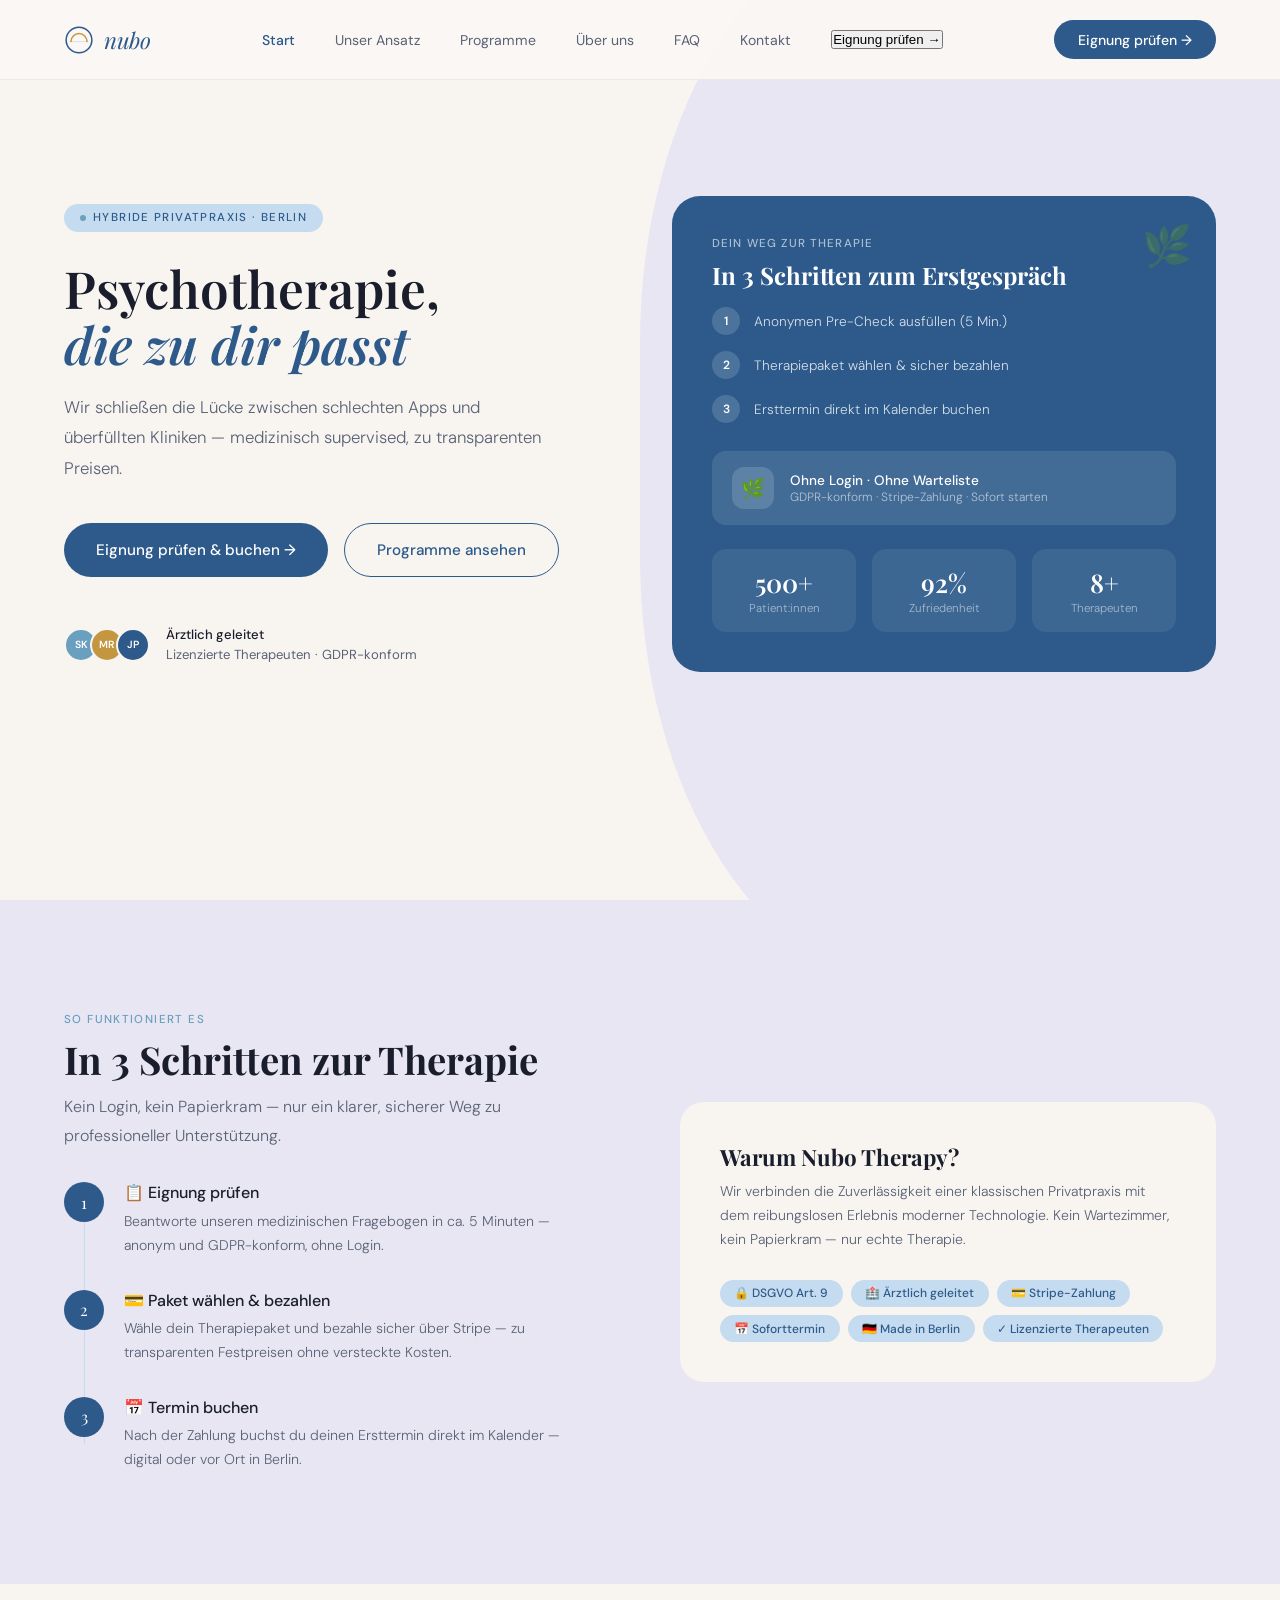
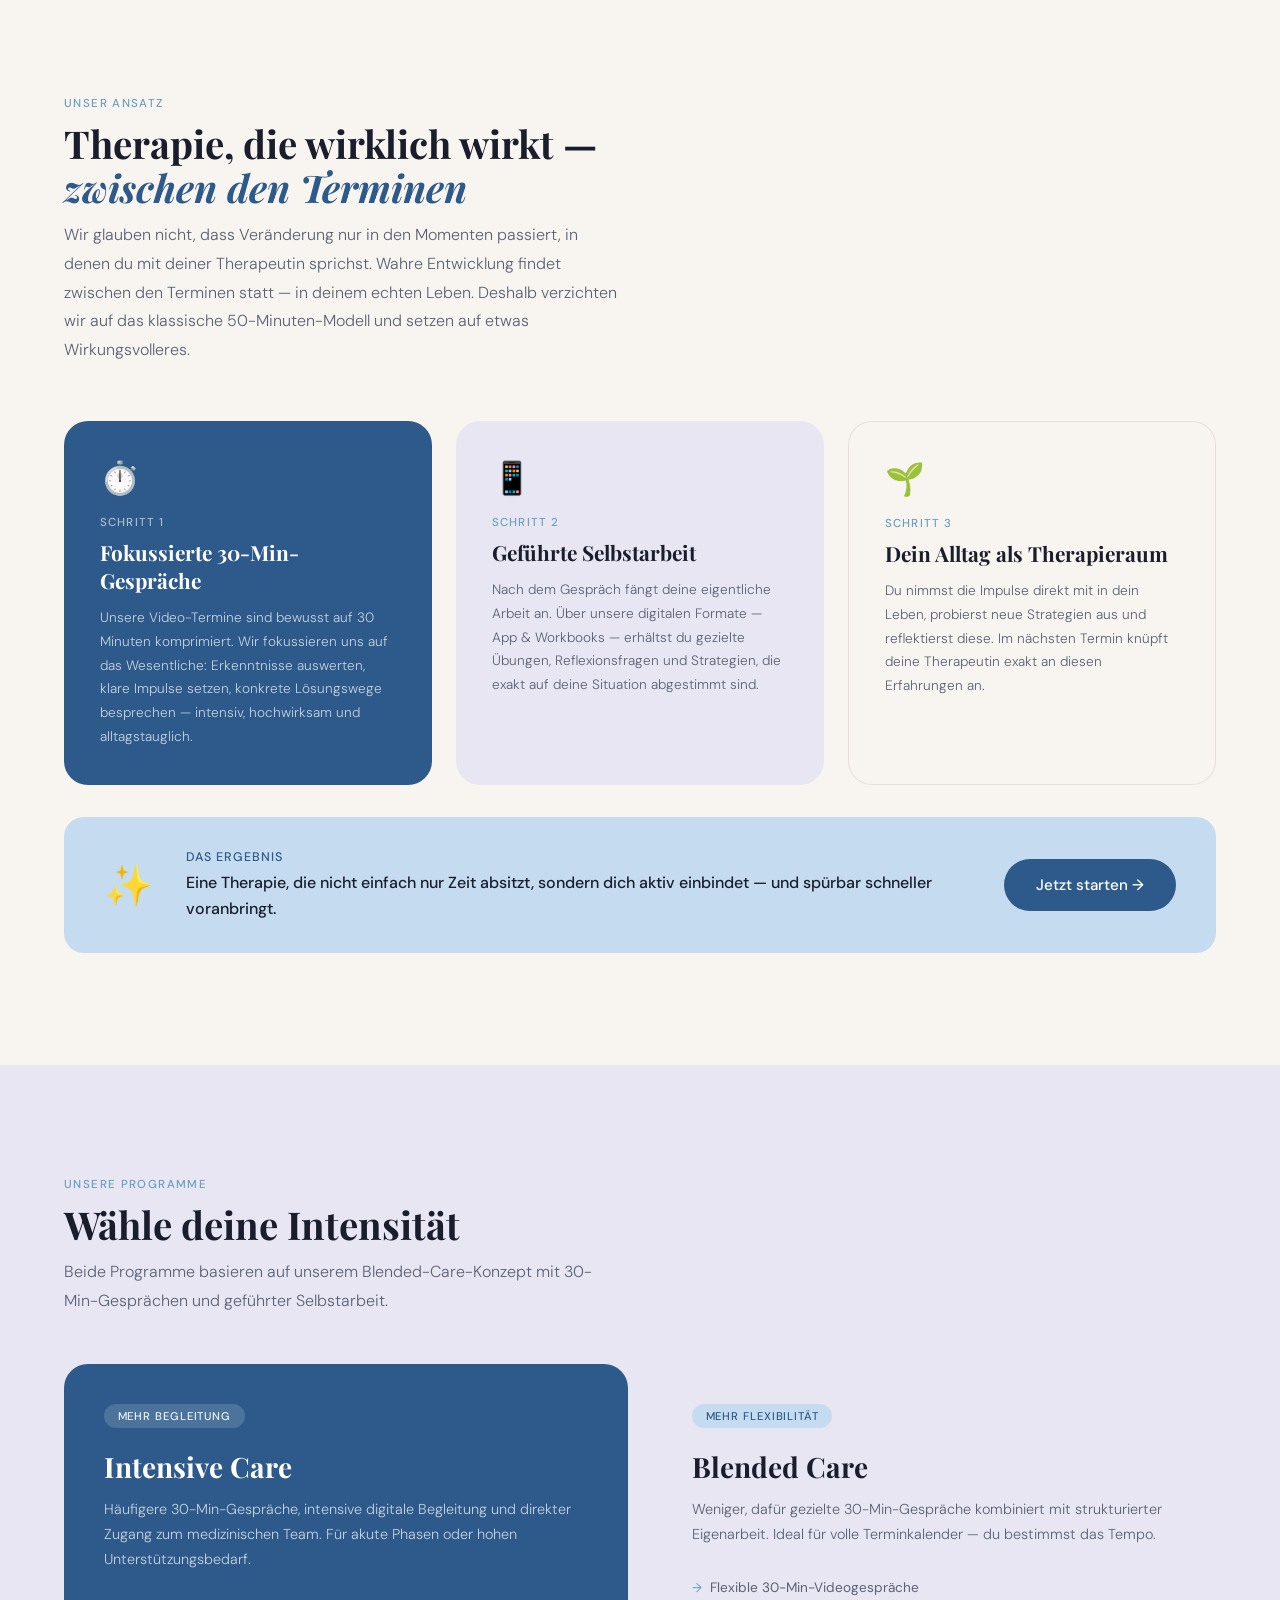
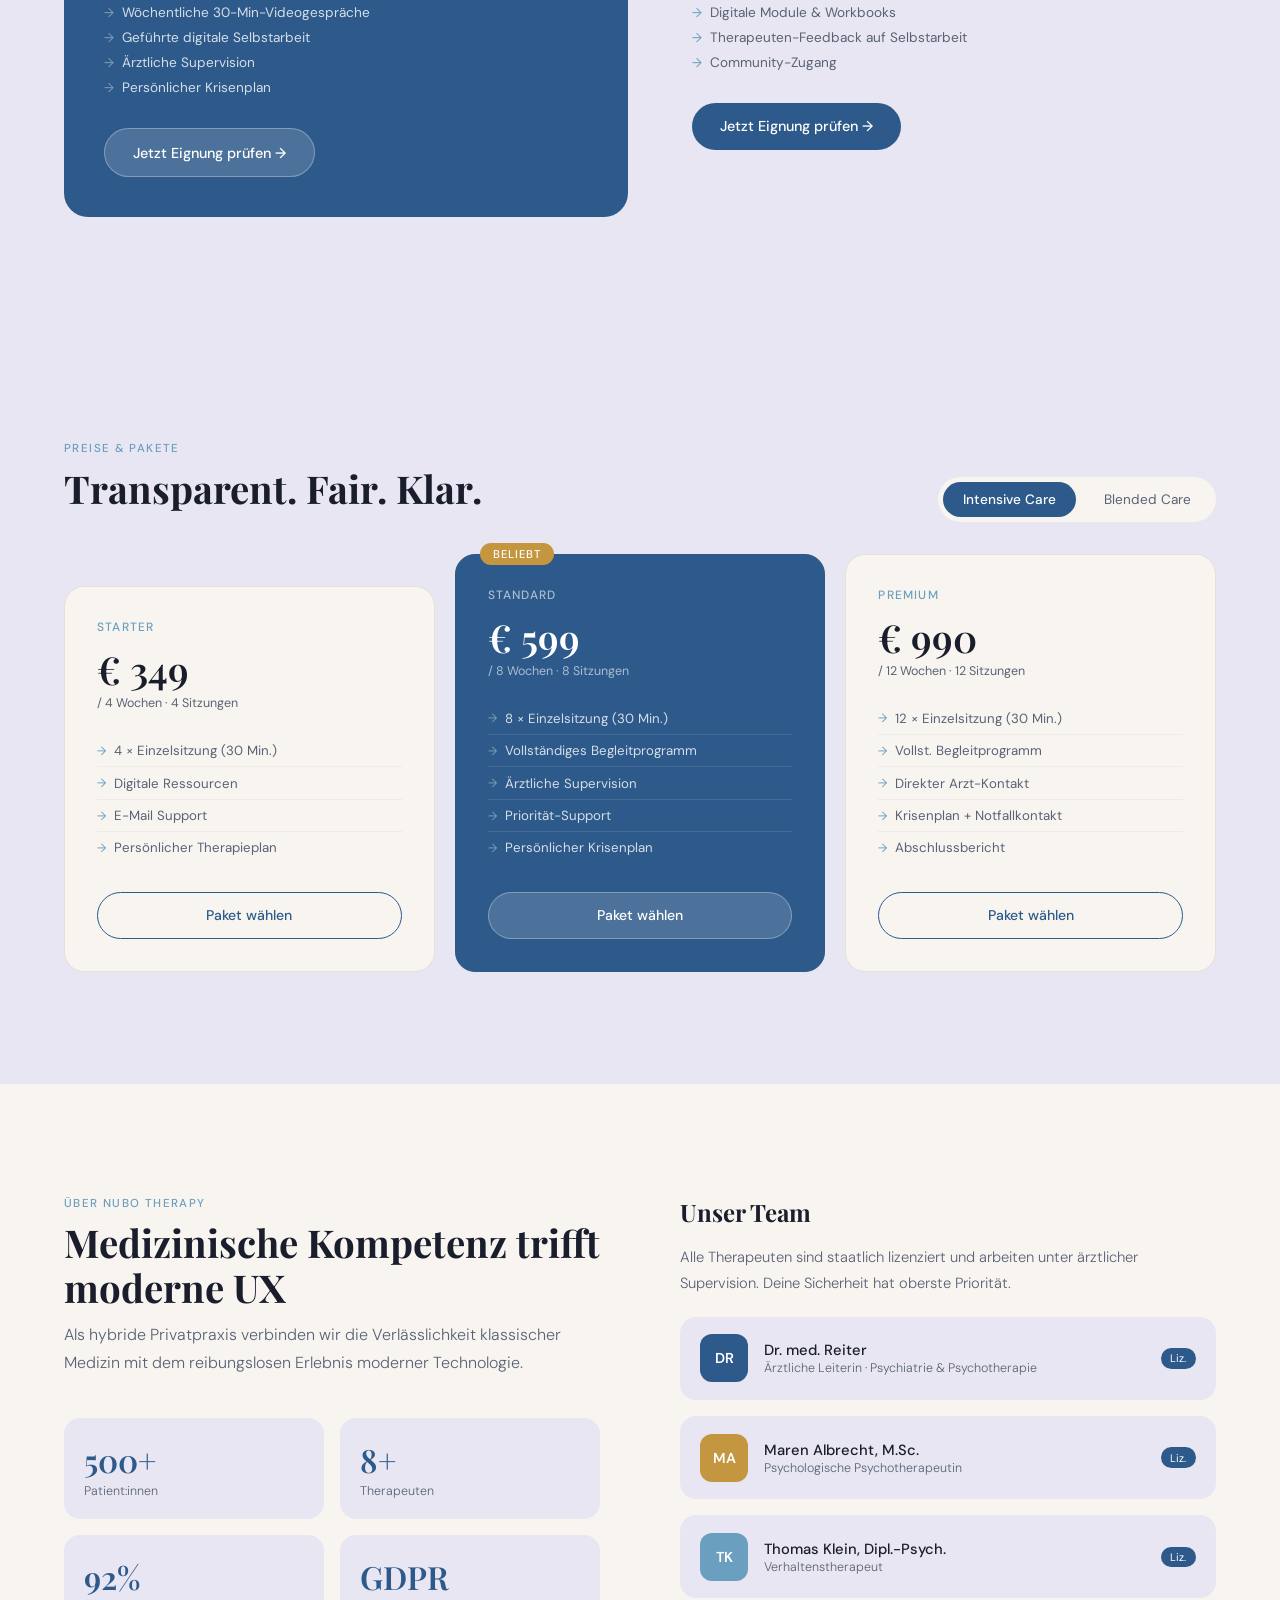
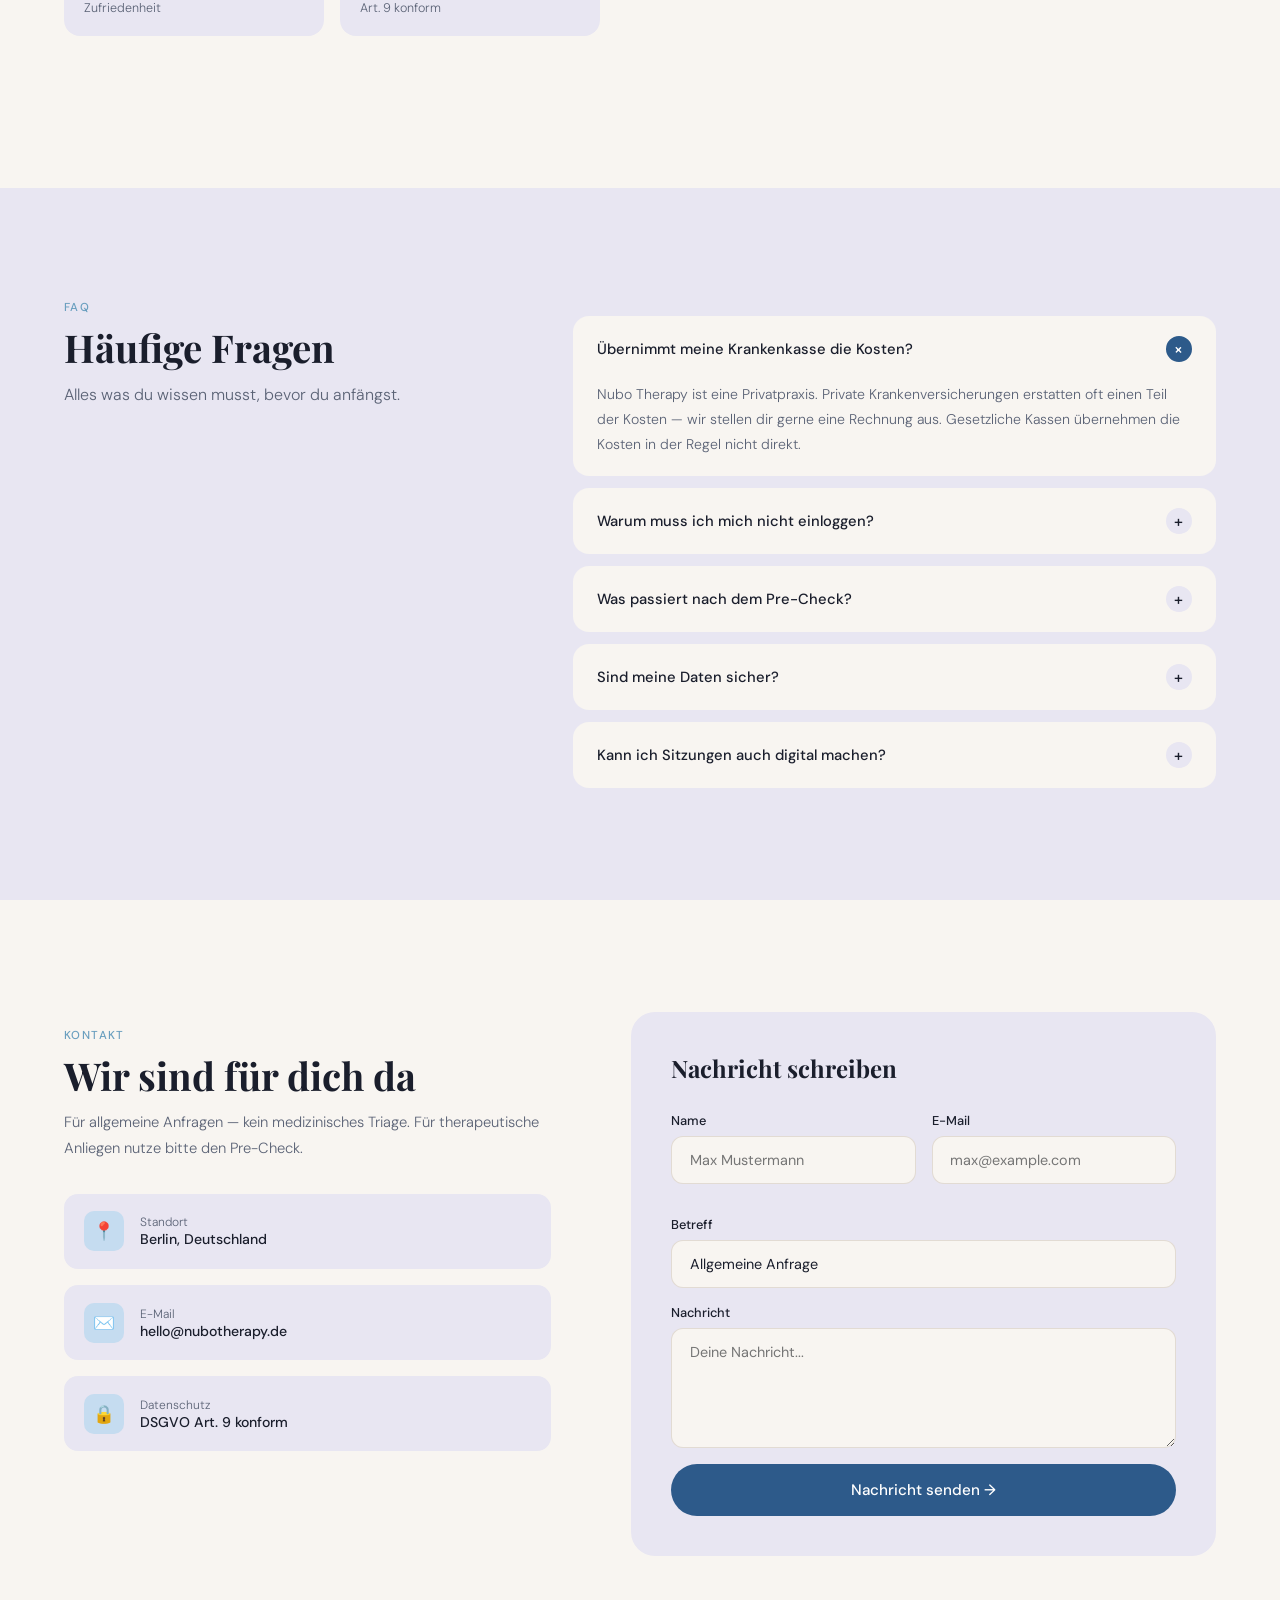
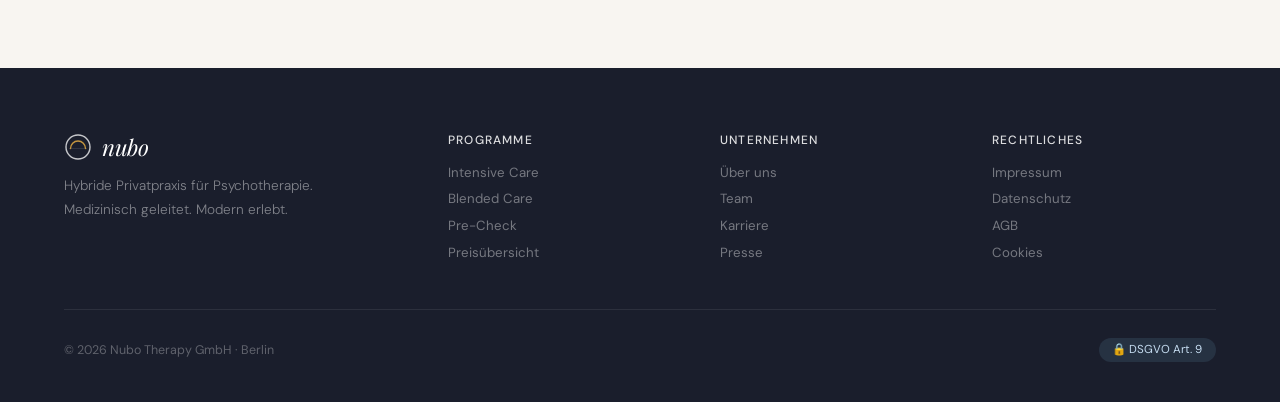
<file: desktop.html>
<!DOCTYPE html>
<html lang="de">
<head>
  <meta charset="UTF-8" />
  <meta name="viewport" content="width=device-width, initial-scale=1.0" />
  <title>Nubo Therapy — Hybride Privatpraxis für Psychotherapie</title>
  <link rel="preconnect" href="https://fonts.googleapis.com">
  <link href="https://fonts.googleapis.com/css2?family=Playfair+Display:ital,wght@0,400;0,600;0,700;1,400;1,600&family=DM+Sans:wght@300;400;500;600&display=swap" rel="stylesheet">
  <style>
    *, *::before, *::after { margin: 0; padding: 0; box-sizing: border-box; }
    :root {
      --green: #2D5A8A;
      --green-dark: #1E3A5F;
      --green-light: #6A9FBF;
      --green-pale: #C5DCF0;
      --sand: #E8E6F2;
      --sand-dark: #D5D0E8;
      --cream: #F8F5F1;
      --brown: #C49640;
      --dark: #1A1E2C;
      --muted: #5A6275;
      --nav-h: 80px;
    }
    html { scroll-behavior: smooth; }
    body { font-family: 'DM Sans', sans-serif; background: var(--cream); color: var(--dark); overflow-x: hidden; }

    /* ── NAV ── */
    nav {
      position: fixed; top: 0; left: 0; right: 0; z-index: 100;
      height: var(--nav-h); background: rgba(250,247,244,0.95);
      backdrop-filter: blur(16px); border-bottom: 1px solid rgba(160,140,120,0.12);
      display: flex; align-items: center; justify-content: space-between;
      padding: 0 5vw;
    }
    .nav-logo { font-family: 'Playfair Display', serif; font-size: 1.4rem; color: var(--green); display: flex; align-items: center; gap: 10px; text-decoration: none; font-style: italic; letter-spacing: -0.3px; }
    .nav-logo-dot { width: 8px; height: 8px; background: var(--green-light); border-radius: 50%; margin-bottom: 3px; }
    .nav-links { display: flex; align-items: center; gap: 2.5rem; }
    .nav-links a { text-decoration: none; font-size: 0.88rem; font-weight: 400; color: var(--muted); transition: color 0.2s; }
    .nav-links a:hover, .nav-links a.active { color: var(--green); font-weight: 500; }
    .nav-cta {
      background: var(--green); color: #fff; padding: 0.65rem 1.5rem;
      border-radius: 100px; font-size: 0.88rem; font-weight: 500;
      border: none; cursor: pointer; font-family: 'DM Sans', sans-serif;
      transition: background 0.2s; white-space: nowrap;
    }
    .nav-cta:hover { background: var(--green-dark); }

    /* ── HERO ── */
    .hero {
      min-height: 100vh; padding-top: var(--nav-h);
      display: grid; grid-template-columns: 1fr 1fr;
      align-items: center; gap: 4rem; padding-left: 5vw; padding-right: 5vw;
      position: relative; overflow: hidden;
    }
    .hero::before {
      content: ''; position: absolute; top: -10%; right: -5%;
      width: 55%; height: 120%; background: var(--sand);
      border-radius: 40% 0 0 40%; z-index: 0;
    }
    .hero-left { position: relative; z-index: 1; }
    .hero-right { position: relative; z-index: 1; }
    .hero-tag {
      display: inline-flex; align-items: center; gap: 7px;
      background: var(--green-pale); color: var(--green);
      font-size: 0.72rem; font-weight: 500; letter-spacing: 0.12em;
      text-transform: uppercase; padding: 0.4rem 1rem; border-radius: 100px;
      margin-bottom: 1.75rem;
    }
    .hero-tag::before { content: ''; width: 6px; height: 6px; background: var(--green-light); border-radius: 50%; }
    .hero h1 {
      font-family: 'Playfair Display', serif; font-size: clamp(2.8rem, 4vw, 4rem);
      line-height: 1.1; color: var(--dark); margin-bottom: 1.25rem; font-weight: 600;
    }
    .hero h1 em { font-style: italic; color: var(--green); }
    .hero-p { font-size: 1.05rem; line-height: 1.8; color: var(--muted); font-weight: 300; margin-bottom: 2.5rem; max-width: 480px; }
    .hero-btns { display: flex; gap: 1rem; margin-bottom: 3rem; }
    .btn-primary {
      padding: 1rem 2rem; background: var(--green); color: #fff; border: none;
      border-radius: 100px; font-size: 0.95rem; font-weight: 500;
      font-family: 'DM Sans', sans-serif; cursor: pointer; transition: background 0.2s, transform 0.15s;
    }
    .btn-primary:hover { background: var(--green-dark); transform: translateY(-1px); }
    .btn-outline {
      padding: 1rem 2rem; background: transparent; color: var(--green);
      border: 1.5px solid var(--green); border-radius: 100px; font-size: 0.95rem;
      font-weight: 500; font-family: 'DM Sans', sans-serif; cursor: pointer; transition: all 0.2s;
    }
    .btn-outline:hover { background: var(--green); color: #fff; }
    .hero-trust { display: flex; align-items: center; gap: 1rem; }
    .hero-avatars { display: flex; }
    .hero-avatars span {
      width: 34px; height: 34px; border-radius: 50%; border: 2.5px solid var(--cream);
      display: flex; align-items: center; justify-content: center;
      font-size: 0.65rem; font-weight: 600; color: #fff; margin-left: -8px; background: var(--green-light);
    }
    .hero-avatars span:nth-child(2) { background: var(--brown); }
    .hero-avatars span:nth-child(3) { background: var(--green); }
    .hero-avatars span:first-child { margin-left: 0; }
    .hero-trust-text { font-size: 0.82rem; color: var(--muted); line-height: 1.5; }
    .hero-trust-text strong { color: var(--dark); display: block; font-weight: 500; }

    /* Hero right — card */
    .hero-card {
      background: var(--green); border-radius: 28px; padding: 2.5rem;
      position: relative; overflow: hidden;
    }
    .hero-card::before { content: '🌿'; position: absolute; top: 1.5rem; right: 1.5rem; font-size: 2.5rem; opacity: 0.3; }
    .hero-card-tag { font-size: 0.72rem; font-weight: 500; letter-spacing: 0.1em; text-transform: uppercase; color: rgba(255,255,255,0.6); margin-bottom: 0.5rem; }
    .hero-card h3 { font-family: 'Playfair Display', serif; font-size: 1.5rem; color: #fff; margin-bottom: 1rem; }
    .hero-steps { display: flex; flex-direction: column; gap: 1rem; margin-bottom: 1.75rem; }
    .hero-step { display: flex; align-items: center; gap: 0.85rem; }
    .hero-step-num { width: 28px; height: 28px; background: rgba(255,255,255,0.15); border-radius: 50%; display: flex; align-items: center; justify-content: center; font-size: 0.75rem; font-weight: 600; color: #fff; flex-shrink: 0; }
    .hero-step-text { font-size: 0.85rem; color: rgba(255,255,255,0.8); font-weight: 300; }
    .hero-card-pill {
      background: rgba(255,255,255,0.1); border-radius: 14px; padding: 1rem 1.25rem;
      display: flex; align-items: center; gap: 1rem;
    }
    .hero-card-pill-icon { width: 42px; height: 42px; background: rgba(255,255,255,0.15); border-radius: 12px; display: flex; align-items: center; justify-content: center; font-size: 1.2rem; flex-shrink: 0; }
    .hero-card-pill-text { font-size: 0.85rem; font-weight: 500; color: #fff; }
    .hero-card-pill-sub { font-size: 0.75rem; color: rgba(255,255,255,0.6); font-weight: 300; }
    .hero-stats { display: grid; grid-template-columns: repeat(3, 1fr); gap: 1rem; margin-top: 1.5rem; }
    .hero-stat { background: rgba(255,255,255,0.08); border-radius: 14px; padding: 1rem; text-align: center; }
    .hero-stat-num { font-family: 'Playfair Display', serif; font-size: 1.6rem; color: #fff; font-weight: 600; }
    .hero-stat-label { font-size: 0.72rem; color: rgba(255,255,255,0.55); font-weight: 300; margin-top: 2px; }

    /* ── SECTION BASE ── */
    section { padding: 7rem 5vw; }
    .section-tag { font-size: 0.72rem; font-weight: 500; letter-spacing: 0.12em; text-transform: uppercase; color: var(--green-light); margin-bottom: 0.6rem; display: block; }
    .section-h2 { font-family: 'Playfair Display', serif; font-size: clamp(2rem, 3vw, 2.6rem); color: var(--dark); line-height: 1.15; margin-bottom: 0.75rem; }
    .section-p { font-size: 1rem; line-height: 1.8; color: var(--muted); font-weight: 300; max-width: 560px; }

    /* ── HOW IT WORKS ── */
    .how { background: var(--sand); }
    .how-inner { display: grid; grid-template-columns: 1fr 1fr; gap: 5rem; align-items: center; }
    .how-steps { display: flex; flex-direction: column; gap: 0; position: relative; margin-top: 2rem; }
    .how-steps::before { content: ''; position: absolute; left: 20px; top: 28px; bottom: 28px; width: 1px; background: var(--green-pale); }
    .how-step { display: flex; gap: 1.25rem; align-items: flex-start; padding-bottom: 2rem; position: relative; }
    .how-step:last-child { padding-bottom: 0; }
    .how-step-circle { width: 40px; height: 40px; background: var(--green); border-radius: 50%; display: flex; align-items: center; justify-content: center; font-family: 'Playfair Display', serif; font-size: 1rem; color: #fff; flex-shrink: 0; position: relative; z-index: 1; }
    .how-step-title { font-size: 1rem; font-weight: 500; color: var(--dark); margin-bottom: 0.4rem; }
    .how-step-desc { font-size: 0.88rem; line-height: 1.7; color: var(--muted); font-weight: 300; }
    .how-right { background: var(--cream); border-radius: 24px; padding: 2.5rem; }
    .how-right h3 { font-family: 'Playfair Display', serif; font-size: 1.4rem; color: var(--dark); margin-bottom: 0.5rem; }
    .how-right-p { font-size: 0.88rem; color: var(--muted); line-height: 1.7; font-weight: 300; margin-bottom: 1.75rem; }
    .how-badges { display: flex; flex-wrap: wrap; gap: 0.5rem; }
    .how-badge { background: var(--green-pale); color: var(--green); font-size: 0.75rem; font-weight: 500; padding: 0.35rem 0.9rem; border-radius: 100px; }

    /* ── PROGRAMS ── */
    .programs-grid { display: grid; grid-template-columns: 1fr 1fr; gap: 1.5rem; margin-top: 3rem; }
    .program-card { border-radius: 24px; padding: 2.5rem; transition: transform 0.2s; }
    .program-card:hover { transform: translateY(-4px); }
    .program-green { background: var(--green); }
    .program-sand { background: var(--sand); }
    .program-badge { display: inline-block; font-size: 0.7rem; font-weight: 500; letter-spacing: 0.08em; text-transform: uppercase; padding: 0.3rem 0.85rem; border-radius: 100px; margin-bottom: 1.25rem; }
    .program-green .program-badge { background: rgba(255,255,255,0.15); color: rgba(255,255,255,0.9); }
    .program-sand .program-badge { background: var(--green-pale); color: var(--green); }
    .program-green h3 { font-family: 'Playfair Display', serif; font-size: 1.75rem; color: #fff; margin-bottom: 0.75rem; }
    .program-sand h3 { font-family: 'Playfair Display', serif; font-size: 1.75rem; color: var(--dark); margin-bottom: 0.75rem; }
    .program-green p { font-size: 0.9rem; line-height: 1.75; color: rgba(255,255,255,0.72); margin-bottom: 2rem; font-weight: 300; }
    .program-sand p { font-size: 0.9rem; line-height: 1.75; color: var(--muted); margin-bottom: 2rem; font-weight: 300; }
    .program-features { list-style: none; margin-bottom: 2rem; display: flex; flex-direction: column; gap: 0.5rem; }
    .program-features li { font-size: 0.85rem; display: flex; align-items: center; gap: 8px; }
    .program-green .program-features li { color: rgba(255,255,255,0.8); }
    .program-sand .program-features li { color: var(--muted); }
    .program-features li::before { content: '→'; font-size: 0.8rem; flex-shrink: 0; }
    .program-green .program-features li::before { color: rgba(255,255,255,0.4); }
    .program-sand .program-features li::before { color: var(--green-light); }
    .program-btn { padding: 0.9rem 1.75rem; border-radius: 100px; border: none; font-size: 0.9rem; font-weight: 500; font-family: 'DM Sans', sans-serif; cursor: pointer; transition: all 0.2s; }
    .program-green .program-btn { background: rgba(255,255,255,0.15); color: #fff; border: 1px solid rgba(255,255,255,0.3); }
    .program-green .program-btn:hover { background: rgba(255,255,255,0.25); }
    .program-sand .program-btn { background: var(--green); color: #fff; }
    .program-sand .program-btn:hover { background: var(--green-dark); }

    /* ── PRICING ── */
    .pricing { background: var(--sand); }
    .pricing-header { display: flex; justify-content: space-between; align-items: flex-end; margin-bottom: 2rem; }
    .pricing-tabs { display: flex; gap: 0.5rem; background: var(--cream); border-radius: 100px; padding: 5px; }
    .pricing-tab { padding: 0.55rem 1.25rem; border-radius: 100px; border: none; font-size: 0.85rem; font-family: 'DM Sans', sans-serif; cursor: pointer; background: transparent; color: var(--muted); transition: all 0.2s; }
    .pricing-tab.active { background: var(--green); color: #fff; font-weight: 500; }
    .pricing-grid { display: grid; grid-template-columns: repeat(3, 1fr); gap: 1.25rem; align-items: end; }
    .price-card { background: var(--cream); border: 1px solid rgba(160,140,120,0.2); border-radius: 20px; padding: 2rem; position: relative; display: none; transition: transform 0.2s; }
    .price-card:hover { transform: translateY(-3px); }
    .price-card.visible { display: block; }
    .price-card.featured { background: var(--green); border-color: var(--green); }
    .price-popular { position: absolute; top: -12px; left: 1.5rem; background: var(--brown); color: #fff; font-size: 0.7rem; font-weight: 500; letter-spacing: 0.08em; text-transform: uppercase; padding: 0.25rem 0.85rem; border-radius: 100px; }
    .price-tier { font-size: 0.75rem; font-weight: 500; letter-spacing: 0.1em; text-transform: uppercase; color: var(--green-light); margin-bottom: 0.5rem; }
    .price-card.featured .price-tier { color: rgba(255,255,255,0.6); }
    .price-amount { font-family: 'Playfair Display', serif; font-size: 2.4rem; color: var(--dark); font-weight: 600; }
    .price-card.featured .price-amount { color: #fff; }
    .price-period { font-size: 0.78rem; color: var(--muted); margin-bottom: 1.5rem; }
    .price-card.featured .price-period { color: rgba(255,255,255,0.6); }
    .price-features { list-style: none; margin-bottom: 1.75rem; }
    .price-features li { font-size: 0.83rem; padding: 0.45rem 0; display: flex; align-items: center; gap: 8px; color: var(--muted); border-bottom: 1px solid rgba(160,140,120,0.1); }
    .price-features li:last-child { border: none; }
    .price-card.featured .price-features li { color: rgba(255,255,255,0.8); border-bottom-color: rgba(255,255,255,0.1); }
    .price-features li::before { content: '→'; color: var(--green-light); font-size: 0.75rem; }
    .price-card.featured .price-features li::before { color: rgba(255,255,255,0.4); }
    .price-btn { width: 100%; padding: 0.85rem; border-radius: 100px; border: 1.5px solid var(--green); background: transparent; color: var(--green); font-size: 0.88rem; font-weight: 500; font-family: 'DM Sans', sans-serif; cursor: pointer; transition: all 0.2s; }
    .price-btn:hover { background: var(--green); color: #fff; }
    .price-card.featured .price-btn { background: rgba(255,255,255,0.15); border-color: rgba(255,255,255,0.3); color: #fff; }
    .price-card.featured .price-btn:hover { background: rgba(255,255,255,0.25); }

    /* ── ABOUT ── */
    .about-inner { display: grid; grid-template-columns: 1fr 1fr; gap: 5rem; align-items: start; }
    .about-stats { display: grid; grid-template-columns: 1fr 1fr; gap: 1rem; margin: 2.5rem 0; }
    .about-stat { background: var(--sand); border-radius: 16px; padding: 1.25rem; }
    .about-stat-num { font-family: 'Playfair Display', serif; font-size: 2rem; color: var(--green); font-weight: 600; }
    .about-stat-label { font-size: 0.78rem; color: var(--muted); font-weight: 300; margin-top: 2px; }
    .team-list { display: flex; flex-direction: column; gap: 1rem; }
    .team-member { display: flex; align-items: center; gap: 1rem; background: var(--sand); border-radius: 16px; padding: 1.1rem 1.25rem; transition: transform 0.2s; }
    .team-member:hover { transform: translateX(4px); }
    .team-avatar { width: 48px; height: 48px; border-radius: 12px; display: flex; align-items: center; justify-content: center; font-size: 0.9rem; font-weight: 600; color: #fff; flex-shrink: 0; }
    .team-name { font-size: 0.92rem; font-weight: 500; color: var(--dark); }
    .team-role { font-size: 0.78rem; color: var(--muted); font-weight: 300; }
    .team-cred { font-size: 0.68rem; background: var(--green); color: #fff; padding: 0.2rem 0.6rem; border-radius: 100px; margin-left: auto; flex-shrink: 0; }
    .about-right h3 { font-family: 'Playfair Display', serif; font-size: 1.5rem; color: var(--dark); margin-bottom: 1rem; }
    .about-right p { font-size: 0.92rem; line-height: 1.8; color: var(--muted); font-weight: 300; margin-bottom: 1.25rem; }

    /* ── FAQ ── */
    .faq { background: var(--sand); }
    .faq-inner { display: grid; grid-template-columns: 1fr 1.5fr; gap: 5rem; align-items: start; }
    .faq-list { display: flex; flex-direction: column; gap: 0.75rem; margin-top: 1rem; }
    .faq-item { background: var(--cream); border-radius: 16px; overflow: hidden; }
    .faq-q { width: 100%; text-align: left; padding: 1.25rem 1.5rem; background: transparent; border: none; font-family: 'DM Sans', sans-serif; font-size: 0.92rem; font-weight: 500; color: var(--dark); cursor: pointer; display: flex; justify-content: space-between; align-items: center; gap: 1rem; }
    .faq-icon { width: 26px; height: 26px; border-radius: 50%; background: var(--sand); display: flex; align-items: center; justify-content: center; font-size: 1rem; flex-shrink: 0; transition: transform 0.3s, background 0.2s; }
    .faq-item.open .faq-icon { transform: rotate(45deg); background: var(--green); color: #fff; }
    .faq-a { max-height: 0; overflow: hidden; transition: max-height 0.35s ease; font-size: 0.88rem; line-height: 1.75; color: var(--muted); font-weight: 300; padding: 0 1.5rem; }
    .faq-item.open .faq-a { max-height: 200px; padding: 0 1.5rem 1.25rem; }

    /* ── CONTACT ── */
    .contact-inner { display: grid; grid-template-columns: 1fr 1.2fr; gap: 5rem; align-items: start; }
    .contact-form { background: var(--sand); border-radius: 24px; padding: 2.5rem; }
    .contact-form h3 { font-family: 'Playfair Display', serif; font-size: 1.5rem; color: var(--dark); margin-bottom: 1.75rem; }
    .form-row { display: grid; grid-template-columns: 1fr 1fr; gap: 1rem; margin-bottom: 1rem; }
    .form-group { display: flex; flex-direction: column; gap: 0.4rem; margin-bottom: 1rem; }
    .form-group label { font-size: 0.8rem; font-weight: 500; color: var(--dark); }
    .form-group input, .form-group textarea, .form-group select {
      padding: 0.9rem 1.1rem; border: 1.5px solid rgba(160,140,120,0.25);
      border-radius: 12px; background: var(--cream); font-family: 'DM Sans', sans-serif;
      font-size: 0.9rem; color: var(--dark); outline: none; transition: border-color 0.2s;
      -webkit-appearance: none;
    }
    .form-group input:focus, .form-group textarea:focus, .form-group select:focus { border-color: var(--green); }
    .form-group textarea { min-height: 120px; resize: vertical; }
    .contact-info { padding-top: 1rem; }
    .contact-info h3 { font-family: 'Playfair Display', serif; font-size: 1.5rem; color: var(--dark); margin-bottom: 1rem; }
    .contact-info p { font-size: 0.92rem; line-height: 1.8; color: var(--muted); font-weight: 300; margin-bottom: 2rem; }
    .contact-items { display: flex; flex-direction: column; gap: 1rem; }
    .contact-item { display: flex; align-items: center; gap: 1rem; background: var(--sand); border-radius: 14px; padding: 1.1rem 1.25rem; }
    .contact-item-icon { width: 40px; height: 40px; background: var(--green-pale); border-radius: 10px; display: flex; align-items: center; justify-content: center; font-size: 1.1rem; flex-shrink: 0; }
    .contact-item-label { font-size: 0.75rem; color: var(--muted); font-weight: 300; }
    .contact-item-value { font-size: 0.88rem; font-weight: 500; color: var(--dark); }

    /* ── FOOTER ── */
    footer { background: var(--dark); padding: 4rem 5vw 2.5rem; }
    .footer-top { display: grid; grid-template-columns: 1.5fr 1fr 1fr 1fr; gap: 3rem; margin-bottom: 3rem; }
    .footer-logo { font-family: 'Playfair Display', serif; font-size: 1.4rem; color: #fff; margin-bottom: 0.75rem; display: flex; align-items: center; gap: 10px; font-style: italic; letter-spacing: -0.3px; }
    .footer-tagline { font-size: 0.85rem; color: rgba(255,255,255,0.45); line-height: 1.75; font-weight: 300; max-width: 260px; }
    .footer-col h4 { font-size: 0.75rem; font-weight: 500; letter-spacing: 0.1em; text-transform: uppercase; color: rgba(255,255,255,0.85); margin-bottom: 1rem; }
    .footer-col ul { list-style: none; display: flex; flex-direction: column; gap: 0.6rem; }
    .footer-col ul li { font-size: 0.83rem; color: rgba(255,255,255,0.4); cursor: pointer; transition: color 0.2s; }
    .footer-col ul li:hover { color: rgba(255,255,255,0.75); }
    .footer-bottom { border-top: 1px solid rgba(255,255,255,0.08); padding-top: 1.75rem; display: flex; justify-content: space-between; align-items: center; }
    .footer-bottom-left { font-size: 0.78rem; color: rgba(255,255,255,0.3); }
    .footer-gdpr { display: inline-flex; align-items: center; gap: 6px; background: rgba(106,159,191,0.15); color: var(--green-pale); padding: 0.3rem 0.85rem; border-radius: 100px; font-size: 0.72rem; }

    /* ── MODAL ── */
    .modal-overlay { position: fixed; inset: 0; z-index: 1000; background: rgba(26,30,44,0.65); backdrop-filter: blur(8px); display: none; align-items: center; justify-content: center; padding: 2rem; }
    .modal-overlay.open { display: flex; }
    .modal { background: var(--cream); border-radius: 28px; padding: 2.5rem; width: 100%; max-width: 520px; animation: fadeUp 0.3s ease; }
    @keyframes fadeUp { from { opacity: 0; transform: translateY(20px); } to { opacity: 1; transform: translateY(0); } }
    .modal-handle { width: 48px; height: 4px; background: rgba(160,140,120,0.3); border-radius: 100px; margin: 0 auto 2rem; }
    .modal-tag { font-size: 0.72rem; font-weight: 500; letter-spacing: 0.1em; text-transform: uppercase; color: var(--green-light); display: block; margin-bottom: 0.4rem; }
    .modal h3 { font-family: 'Playfair Display', serif; font-size: 1.6rem; color: var(--dark); margin-bottom: 0.5rem; }
    .modal p { font-size: 0.88rem; color: var(--muted); line-height: 1.75; font-weight: 300; margin-bottom: 1.5rem; }
    .modal-tally { background: var(--sand); border-radius: 16px; padding: 2.5rem; text-align: center; border: 2px dashed rgba(160,140,120,0.3); margin-bottom: 1.25rem; }
    .modal-tally p { font-size: 0.85rem; color: var(--muted); margin-bottom: 0.6rem; }
    .modal-tally code { font-size: 0.78rem; color: var(--green); background: rgba(45,90,138,0.1); padding: 0.4rem 0.85rem; border-radius: 8px; display: inline-block; font-family: monospace; }
    .modal-gdpr { font-size: 0.75rem; color: var(--muted); line-height: 1.6; }
    .modal-close { position: absolute; top: 1.5rem; right: 1.5rem; width: 36px; height: 36px; background: var(--sand); border: none; border-radius: 50%; cursor: pointer; font-size: 1rem; display: flex; align-items: center; justify-content: center; }
    .modal { position: relative; }

    /* ── ANIMATIONS ── */
    @keyframes fadeInUp { from { opacity: 0; transform: translateY(24px); } to { opacity: 1; transform: translateY(0); } }
    .hero-left > * { animation: fadeInUp 0.6s ease both; }
    .hero-left > *:nth-child(1) { animation-delay: 0.1s; }
    .hero-left > *:nth-child(2) { animation-delay: 0.2s; }
    .hero-left > *:nth-child(3) { animation-delay: 0.3s; }
    .hero-left > *:nth-child(4) { animation-delay: 0.4s; }
    .hero-left > *:nth-child(5) { animation-delay: 0.5s; }
    .hero-right { animation: fadeInUp 0.6s ease 0.35s both; }

    /* ── APPROACH HELPERS (for mobile overrides) ── */
    .approach-grid { display: grid; grid-template-columns: repeat(3,1fr); gap: 1.5rem; margin-bottom: 2rem; }
    .approach-result { background: var(--green-pale); border-radius: 20px; padding: 2rem 2.5rem; display: flex; align-items: center; gap: 2rem; }

    /* ── NAV HAMBURGER ── */
    .nav-hamburger { display: none; flex-direction: column; gap: 5px; background: none; border: none; cursor: pointer; padding: 6px; z-index: 101; }
    .nav-hamburger span { display: block; width: 22px; height: 2px; background: var(--dark); border-radius: 2px; transition: all 0.3s; }
    .nav-hamburger.open span:nth-child(1) { transform: translateY(7px) rotate(45deg); }
    .nav-hamburger.open span:nth-child(2) { opacity: 0; transform: scaleX(0); }
    .nav-hamburger.open span:nth-child(3) { transform: translateY(-7px) rotate(-45deg); }

    /* ── MOBILE RESPONSIVE ── */
    @media (max-width: 768px) {
      /* NAV */
      .nav-links {
        display: none; position: fixed; top: var(--nav-h); left: 0; right: 0; z-index: 99;
        flex-direction: column; align-items: flex-start;
        background: rgba(250,247,244,0.98); backdrop-filter: blur(16px);
        padding: 1.5rem 5vw 2rem; gap: 1.25rem;
        border-bottom: 1px solid rgba(160,140,120,0.15);
        box-shadow: 0 8px 24px rgba(0,0,0,0.08);
      }
      .nav-links.open { display: flex; }
      .nav-links a { font-size: 1rem; color: var(--dark); }
      .nav-links .nav-cta-mobile {
        background: var(--green); color: #fff; padding: 0.75rem 1.5rem;
        border-radius: 100px; font-size: 0.9rem; font-weight: 500; border: none;
        cursor: pointer; font-family: 'DM Sans', sans-serif; width: 100%; text-align: center;
      }
      .nav-cta { display: none; }
      .nav-hamburger { display: flex; }

      /* SECTIONS */
      section { padding: 4rem 5vw; }

      /* HERO */
      .hero {
        grid-template-columns: 1fr; gap: 2.5rem;
        padding-top: calc(var(--nav-h) + 2.5rem); padding-bottom: 3rem;
        min-height: auto;
      }
      .hero::before { display: none; }
      .hero h1 { font-size: 2.4rem; }
      .hero-p { font-size: 0.95rem; }
      .hero-btns { flex-direction: column; }
      .hero-btns button { width: 100%; }

      /* APPROACH */
      .approach-grid { grid-template-columns: 1fr; }
      .approach-result { flex-direction: column; text-align: center; gap: 1.25rem; }
      .approach-result .btn-primary { width: 100%; }

      /* HOW */
      .how-inner { grid-template-columns: 1fr; gap: 2.5rem; }

      /* PROGRAMS */
      .programs-grid { grid-template-columns: 1fr; }

      /* PRICING */
      .pricing-header { flex-direction: column; align-items: flex-start; gap: 1.25rem; }
      .pricing-tabs { align-self: stretch; }
      .pricing-tab { flex: 1; text-align: center; }
      .pricing-grid { grid-template-columns: 1fr; }

      /* ABOUT */
      .about-inner { grid-template-columns: 1fr; gap: 2.5rem; }

      /* FAQ */
      .faq-inner { grid-template-columns: 1fr; gap: 2rem; }

      /* CONTACT */
      .contact-inner { grid-template-columns: 1fr; gap: 2.5rem; }
      .form-row { grid-template-columns: 1fr; }

      /* FOOTER */
      .footer-top { grid-template-columns: 1fr 1fr; gap: 2rem; }
      .footer-bottom { flex-direction: column; gap: 1rem; text-align: center; }

      /* MODAL */
      .modal-overlay { padding: 0; align-items: flex-end; }
      .modal { border-radius: 28px 28px 0 0; max-width: 100%; }
    }

    @media (max-width: 480px) {
      .hero h1 { font-size: 2rem; }
      .hero-stats { grid-template-columns: repeat(3,1fr); }
      .about-stats { grid-template-columns: 1fr 1fr; }
      .footer-top { grid-template-columns: 1fr; }
      .pricing-tabs { flex-direction: column; }
    }
  </style>
</head>
<body>

<!-- NAV -->
<nav>
  <a class="nav-logo" href="desktop.html"><svg class="nav-logo-mark" width="30" height="30" viewBox="0 0 56 56" fill="none" xmlns="http://www.w3.org/2000/svg" aria-hidden="true"><circle cx="28" cy="28" r="24" stroke="var(--green)" stroke-width="2.8"/><path d="M 11 31 L 45 31" stroke="var(--green)" stroke-width="1.4" stroke-linecap="round" opacity="0.2"/><path d="M 13 31 A 15 15 0 0 1 43 31" stroke="var(--brown)" stroke-width="2.8" stroke-linecap="round"/></svg><span>nubo</span></a>
  <div class="nav-links" id="navLinks">
    <a href="desktop.html" class="active">Start</a>
    <a href="#approach">Unser Ansatz</a>
    <a href="desktop-produkte.html">Programme</a>
    <a href="#about">Über uns</a>
    <a href="#faq">FAQ</a>
    <a href="#contact">Kontakt</a>
    <button class="nav-cta-mobile" onclick="openModal();closeNav()">Eignung prüfen →</button>
  </div>
  <button class="nav-cta" onclick="openModal()">Eignung prüfen →</button>
  <button class="nav-hamburger" id="hamburger" onclick="toggleNav()" aria-label="Menü">
    <span></span><span></span><span></span>
  </button>
</nav>

<!-- HERO -->
<section class="hero" id="home">
  <div class="hero-left">
    <div class="hero-tag">Hybride Privatpraxis · Berlin</div>
    <h1>Psychotherapie,<br><em>die zu dir passt</em></h1>
    <p class="hero-p">Wir schließen die Lücke zwischen schlechten Apps und überfüllten Kliniken — medizinisch supervised, zu transparenten Preisen.</p>
    <div class="hero-btns">
      <button class="btn-primary" onclick="openModal()">Eignung prüfen & buchen →</button>
      <button class="btn-outline" onclick="document.getElementById('programs').scrollIntoView({behavior:'smooth'})">Programme ansehen</button>
    </div>
    <div class="hero-trust">
      <div class="hero-avatars"><span>SK</span><span>MR</span><span>JP</span></div>
      <div class="hero-trust-text">
        <strong>Ärztlich geleitet</strong>
        Lizenzierte Therapeuten · GDPR-konform
      </div>
    </div>
  </div>
  <div class="hero-right">
    <div class="hero-card">
      <div class="hero-card-tag">Dein Weg zur Therapie</div>
      <h3>In 3 Schritten zum Erstgespräch</h3>
      <div class="hero-steps">
        <div class="hero-step"><div class="hero-step-num">1</div><div class="hero-step-text">Anonymen Pre-Check ausfüllen (5 Min.)</div></div>
        <div class="hero-step"><div class="hero-step-num">2</div><div class="hero-step-text">Therapiepaket wählen & sicher bezahlen</div></div>
        <div class="hero-step"><div class="hero-step-num">3</div><div class="hero-step-text">Ersttermin direkt im Kalender buchen</div></div>
      </div>
      <div class="hero-card-pill">
        <div class="hero-card-pill-icon">🌿</div>
        <div>
          <div class="hero-card-pill-text">Ohne Login · Ohne Warteliste</div>
          <div class="hero-card-pill-sub">GDPR-konform · Stripe-Zahlung · Sofort starten</div>
        </div>
      </div>
      <div class="hero-stats">
        <div class="hero-stat"><div class="hero-stat-num">500+</div><div class="hero-stat-label">Patient:innen</div></div>
        <div class="hero-stat"><div class="hero-stat-num">92%</div><div class="hero-stat-label">Zufriedenheit</div></div>
        <div class="hero-stat"><div class="hero-stat-num">8+</div><div class="hero-stat-label">Therapeuten</div></div>
      </div>
    </div>
  </div>
</section>

<!-- HOW IT WORKS -->
<section class="how" id="how">
  <div class="how-inner">
    <div>
      <span class="section-tag">So funktioniert es</span>
      <h2 class="section-h2">In 3 Schritten zur Therapie</h2>
      <p class="section-p">Kein Login, kein Papierkram — nur ein klarer, sicherer Weg zu professioneller Unterstützung.</p>
      <div class="how-steps">
        <div class="how-step">
          <div class="how-step-circle">1</div>
          <div>
            <div class="how-step-title">📋 Eignung prüfen</div>
            <div class="how-step-desc">Beantworte unseren medizinischen Fragebogen in ca. 5 Minuten — anonym und GDPR-konform, ohne Login.</div>
          </div>
        </div>
        <div class="how-step">
          <div class="how-step-circle">2</div>
          <div>
            <div class="how-step-title">💳 Paket wählen & bezahlen</div>
            <div class="how-step-desc">Wähle dein Therapiepaket und bezahle sicher über Stripe — zu transparenten Festpreisen ohne versteckte Kosten.</div>
          </div>
        </div>
        <div class="how-step">
          <div class="how-step-circle">3</div>
          <div>
            <div class="how-step-title">📅 Termin buchen</div>
            <div class="how-step-desc">Nach der Zahlung buchst du deinen Ersttermin direkt im Kalender — digital oder vor Ort in Berlin.</div>
          </div>
        </div>
      </div>
    </div>
    <div class="how-right">
      <h3>Warum Nubo Therapy?</h3>
      <p class="how-right-p">Wir verbinden die Zuverlässigkeit einer klassischen Privatpraxis mit dem reibungslosen Erlebnis moderner Technologie. Kein Wartezimmer, kein Papierkram — nur echte Therapie.</p>
      <div class="how-badges">
        <span class="how-badge">🔒 DSGVO Art. 9</span>
        <span class="how-badge">🏥 Ärztlich geleitet</span>
        <span class="how-badge">💳 Stripe-Zahlung</span>
        <span class="how-badge">📅 Soforttermin</span>
        <span class="how-badge">🇩🇪 Made in Berlin</span>
        <span class="how-badge">✓ Lizenzierte Therapeuten</span>
      </div>
    </div>
  </div>
</section>

<!-- APPROACH -->
<section id="approach">
  <span class="section-tag">Unser Ansatz</span>
  <h2 class="section-h2">Therapie, die wirklich wirkt —<br><em style="font-style:italic;color:var(--green)">zwischen den Terminen</em></h2>
  <p class="section-p" style="margin-bottom:3.5rem;">Wir glauben nicht, dass Veränderung nur in den Momenten passiert, in denen du mit deiner Therapeutin sprichst. Wahre Entwicklung findet zwischen den Terminen statt — in deinem echten Leben. Deshalb verzichten wir auf das klassische 50-Minuten-Modell und setzen auf etwas Wirkungsvolleres.</p>
  <div class="approach-grid">
    <div style="background:var(--green);border-radius:24px;padding:2.25rem;">
      <div style="font-size:2rem;margin-bottom:1rem;">⏱️</div>
      <div style="font-size:0.72rem;font-weight:500;letter-spacing:0.1em;text-transform:uppercase;color:rgba(255,255,255,0.6);margin-bottom:0.5rem;">Schritt 1</div>
      <h3 style="font-family:'Playfair Display',serif;font-size:1.3rem;color:#fff;margin-bottom:0.75rem;">Fokussierte 30-Min-Gespräche</h3>
      <p style="font-size:0.85rem;line-height:1.75;color:rgba(255,255,255,0.72);font-weight:300;">Unsere Video-Termine sind bewusst auf 30 Minuten komprimiert. Wir fokussieren uns auf das Wesentliche: Erkenntnisse auswerten, klare Impulse setzen, konkrete Lösungswege besprechen — intensiv, hochwirksam und alltagstauglich.</p>
    </div>
    <div style="background:var(--sand);border-radius:24px;padding:2.25rem;">
      <div style="font-size:2rem;margin-bottom:1rem;">📱</div>
      <div style="font-size:0.72rem;font-weight:500;letter-spacing:0.1em;text-transform:uppercase;color:var(--green-light);margin-bottom:0.5rem;">Schritt 2</div>
      <h3 style="font-family:'Playfair Display',serif;font-size:1.3rem;color:var(--dark);margin-bottom:0.75rem;">Geführte Selbstarbeit</h3>
      <p style="font-size:0.85rem;line-height:1.75;color:var(--muted);font-weight:300;">Nach dem Gespräch fängt deine eigentliche Arbeit an. Über unsere digitalen Formate — App & Workbooks — erhältst du gezielte Übungen, Reflexionsfragen und Strategien, die exakt auf deine Situation abgestimmt sind.</p>
    </div>
    <div style="background:var(--cream);border:1.5px solid rgba(160,140,120,0.2);border-radius:24px;padding:2.25rem;">
      <div style="font-size:2rem;margin-bottom:1rem;">🌱</div>
      <div style="font-size:0.72rem;font-weight:500;letter-spacing:0.1em;text-transform:uppercase;color:var(--green-light);margin-bottom:0.5rem;">Schritt 3</div>
      <h3 style="font-family:'Playfair Display',serif;font-size:1.3rem;color:var(--dark);margin-bottom:0.75rem;">Dein Alltag als Therapieraum</h3>
      <p style="font-size:0.85rem;line-height:1.75;color:var(--muted);font-weight:300;">Du nimmst die Impulse direkt mit in dein Leben, probierst neue Strategien aus und reflektierst diese. Im nächsten Termin knüpft deine Therapeutin exakt an diesen Erfahrungen an.</p>
    </div>
  </div>
  <div class="approach-result">
    <div style="font-size:2.5rem;flex-shrink:0;">✨</div>
    <div>
      <div style="font-size:0.78rem;font-weight:500;letter-spacing:0.08em;text-transform:uppercase;color:var(--green);margin-bottom:0.35rem;">Das Ergebnis</div>
      <p style="font-size:1rem;font-weight:500;color:var(--dark);line-height:1.6;">Eine Therapie, die nicht einfach nur Zeit absitzt, sondern dich aktiv einbindet — und spürbar schneller voranbringt.</p>
    </div>
    <button class="btn-primary" style="flex-shrink:0;white-space:nowrap;" onclick="openModal()">Jetzt starten →</button>
  </div>
</section>

<!-- PROGRAMS -->
<section id="programs" style="background:var(--sand);">
  <span class="section-tag">Unsere Programme</span>
  <h2 class="section-h2">Wähle deine Intensität</h2>
  <p class="section-p">Beide Programme basieren auf unserem Blended-Care-Konzept mit 30-Min-Gesprächen und geführter Selbstarbeit.</p>
  <div class="programs-grid">
    <div class="program-card program-green">
      <div class="program-badge">Mehr Begleitung</div>
      <h3>Intensive Care</h3>
      <p>Häufigere 30-Min-Gespräche, intensive digitale Begleitung und direkter Zugang zum medizinischen Team. Für akute Phasen oder hohen Unterstützungsbedarf.</p>
      <ul class="program-features">
        <li>Wöchentliche 30-Min-Videogespräche</li>
        <li>Geführte digitale Selbstarbeit</li>
        <li>Ärztliche Supervision</li>
        <li>Persönlicher Krisenplan</li>
      </ul>
      <button class="program-btn" onclick="openModal()">Jetzt Eignung prüfen →</button>
    </div>
    <div class="program-card program-sand">
      <div class="program-badge">Mehr Flexibilität</div>
      <h3>Blended Care</h3>
      <p>Weniger, dafür gezielte 30-Min-Gespräche kombiniert mit strukturierter Eigenarbeit. Ideal für volle Terminkalender — du bestimmst das Tempo.</p>
      <ul class="program-features">
        <li>Flexible 30-Min-Videogespräche</li>
        <li>Digitale Module & Workbooks</li>
        <li>Therapeuten-Feedback auf Selbstarbeit</li>
        <li>Community-Zugang</li>
      </ul>
      <button class="program-btn" onclick="openModal()">Jetzt Eignung prüfen →</button>
    </div>
  </div>
</section>

<!-- PRICING -->
<section class="pricing" id="pricing">
  <div class="pricing-header">
    <div>
      <span class="section-tag">Preise & Pakete</span>
      <h2 class="section-h2">Transparent. Fair. Klar.</h2>
    </div>
    <div class="pricing-tabs">
      <button class="pricing-tab active" id="tab-intensive" onclick="switchTab('intensive')">Intensive Care</button>
      <button class="pricing-tab" id="tab-blended" onclick="switchTab('blended')">Blended Care</button>
    </div>
  </div>
  <div class="pricing-grid">
    <!-- Intensive -->
    <div class="price-card visible" data-tab="intensive">
      <div class="price-tier">Starter</div>
      <div class="price-amount">€ 349</div>
      <div class="price-period">/ 4 Wochen · 4 Sitzungen</div>
      <ul class="price-features">
        <li>4 × Einzelsitzung (30 Min.)</li>
        <li>Digitale Ressourcen</li>
        <li>E-Mail Support</li>
        <li>Persönlicher Therapieplan</li>
      </ul>
      <button class="price-btn" onclick="openModal()">Paket wählen</button>
    </div>
    <div class="price-card featured visible" data-tab="intensive">
      <div class="price-popular">Beliebt</div>
      <div class="price-tier">Standard</div>
      <div class="price-amount">€ 599</div>
      <div class="price-period">/ 8 Wochen · 8 Sitzungen</div>
      <ul class="price-features">
        <li>8 × Einzelsitzung (30 Min.)</li>
        <li>Vollständiges Begleitprogramm</li>
        <li>Ärztliche Supervision</li>
        <li>Priorität-Support</li>
        <li>Persönlicher Krisenplan</li>
      </ul>
      <button class="price-btn" onclick="openModal()">Paket wählen</button>
    </div>
    <div class="price-card visible" data-tab="intensive">
      <div class="price-tier">Premium</div>
      <div class="price-amount">€ 990</div>
      <div class="price-period">/ 12 Wochen · 12 Sitzungen</div>
      <ul class="price-features">
        <li>12 × Einzelsitzung (30 Min.)</li>
        <li>Vollst. Begleitprogramm</li>
        <li>Direkter Arzt-Kontakt</li>
        <li>Krisenplan + Notfallkontakt</li>
        <li>Abschlussbericht</li>
      </ul>
      <button class="price-btn" onclick="openModal()">Paket wählen</button>
    </div>
    <!-- Blended -->
    <div class="price-card" data-tab="blended">
      <div class="price-tier">Essentials</div>
      <div class="price-amount">€ 249</div>
      <div class="price-period">/ 4 Wochen · 2 Sitzungen</div>
      <ul class="price-features">
        <li>2 × Sitzung (30 Min.)</li>
        <li>Asynchrone Module</li>
        <li>Community-Zugang</li>
        <li>Flexible Termine</li>
      </ul>
      <button class="price-btn" onclick="openModal()">Paket wählen</button>
    </div>
    <div class="price-card featured" data-tab="blended">
      <div class="price-popular">Beliebt</div>
      <div class="price-tier">Balance</div>
      <div class="price-amount">€ 449</div>
      <div class="price-period">/ 8 Wochen · 4 Sitzungen</div>
      <ul class="price-features">
        <li>4 × Sitzung (30 Min.)</li>
        <li>Vollständige Module</li>
        <li>Therapeuten-Feedback</li>
        <li>Flexible Termine</li>
        <li>Community-Zugang</li>
      </ul>
      <button class="price-btn" onclick="openModal()">Paket wählen</button>
    </div>
    <div class="price-card" data-tab="blended">
      <div class="price-tier">Transform</div>
      <div class="price-amount">€ 749</div>
      <div class="price-period">/ 12 Wochen · 6 Sitzungen</div>
      <ul class="price-features">
        <li>6 × Sitzung (30 Min.)</li>
        <li>Premium-Module</li>
        <li>Wöchentl. Check-in</li>
        <li>Therapeuten-Feedback</li>
        <li>Abschluss-Bericht</li>
      </ul>
      <button class="price-btn" onclick="openModal()">Paket wählen</button>
    </div>
  </div>
</section>

<!-- ABOUT -->
<section id="about">
  <div class="about-inner">
    <div>
      <span class="section-tag">Über Nubo Therapy</span>
      <h2 class="section-h2">Medizinische Kompetenz trifft moderne UX</h2>
      <p class="section-p">Als hybride Privatpraxis verbinden wir die Verlässlichkeit klassischer Medizin mit dem reibungslosen Erlebnis moderner Technologie.</p>
      <div class="about-stats">
        <div class="about-stat"><div class="about-stat-num">500+</div><div class="about-stat-label">Patient:innen</div></div>
        <div class="about-stat"><div class="about-stat-num">8+</div><div class="about-stat-label">Therapeuten</div></div>
        <div class="about-stat"><div class="about-stat-num">92%</div><div class="about-stat-label">Zufriedenheit</div></div>
        <div class="about-stat"><div class="about-stat-num">GDPR</div><div class="about-stat-label">Art. 9 konform</div></div>
      </div>
    </div>
    <div class="about-right">
      <h3>Unser Team</h3>
      <p>Alle Therapeuten sind staatlich lizenziert und arbeiten unter ärztlicher Supervision. Deine Sicherheit hat oberste Priorität.</p>
      <div class="team-list">
        <div class="team-member">
          <div class="team-avatar" style="background:#2D5A8A">DR</div>
          <div><div class="team-name">Dr. med. Reiter</div><div class="team-role">Ärztliche Leiterin · Psychiatrie & Psychotherapie</div></div>
          <span class="team-cred">Liz.</span>
        </div>
        <div class="team-member">
          <div class="team-avatar" style="background:#C49640">MA</div>
          <div><div class="team-name">Maren Albrecht, M.Sc.</div><div class="team-role">Psychologische Psychotherapeutin</div></div>
          <span class="team-cred">Liz.</span>
        </div>
        <div class="team-member">
          <div class="team-avatar" style="background:#6A9FBF">TK</div>
          <div><div class="team-name">Thomas Klein, Dipl.-Psych.</div><div class="team-role">Verhaltenstherapeut</div></div>
          <span class="team-cred">Liz.</span>
        </div>
      </div>
    </div>
  </div>
</section>

<!-- FAQ -->
<section class="faq" id="faq">
  <div class="faq-inner">
    <div>
      <span class="section-tag">FAQ</span>
      <h2 class="section-h2">Häufige Fragen</h2>
      <p class="section-p">Alles was du wissen musst, bevor du anfängst.</p>
    </div>
    <div class="faq-list">
      <div class="faq-item open">
        <button class="faq-q" onclick="toggleFaq(this)">
          Übernimmt meine Krankenkasse die Kosten?
          <span class="faq-icon">+</span>
        </button>
        <div class="faq-a">Nubo Therapy ist eine Privatpraxis. Private Krankenversicherungen erstatten oft einen Teil der Kosten — wir stellen dir gerne eine Rechnung aus. Gesetzliche Kassen übernehmen die Kosten in der Regel nicht direkt.</div>
      </div>
      <div class="faq-item">
        <button class="faq-q" onclick="toggleFaq(this)">
          Warum muss ich mich nicht einloggen?
          <span class="faq-icon">+</span>
        </button>
        <div class="faq-a">Aus DSGVO-Gründen verarbeiten wir keine medizinischen Daten auf dieser Website. Alles läuft über zertifizierte Drittanbieter wie Tally und Stripe, die Art. 9 konform arbeiten.</div>
      </div>
      <div class="faq-item">
        <button class="faq-q" onclick="toggleFaq(this)">
          Was passiert nach dem Pre-Check?
          <span class="faq-icon">+</span>
        </button>
        <div class="faq-a">Du wirst zu Stripe weitergeleitet, um dein Paket sicher zu buchen. Danach wählst du deinen Ersttermin direkt im Kalender. Das gesamte Onboarding dauert ca. 10 Minuten.</div>
      </div>
      <div class="faq-item">
        <button class="faq-q" onclick="toggleFaq(this)">
          Sind meine Daten sicher?
          <span class="faq-icon">+</span>
        </button>
        <div class="faq-a">Ja. Wir arbeiten ausschließlich mit DSGVO-konformen Partnern. Keine medizinischen Daten werden auf dieser Website gespeichert. Alle sensiblen Daten werden verschlüsselt übertragen.</div>
      </div>
      <div class="faq-item">
        <button class="faq-q" onclick="toggleFaq(this)">
          Kann ich Sitzungen auch digital machen?
          <span class="faq-icon">+</span>
        </button>
        <div class="faq-a">Ja, alle Sitzungen können per Videocall stattfinden. Vor-Ort-Termine in Berlin sind optional und nach Absprache möglich.</div>
      </div>
    </div>
  </div>
</section>

<!-- CONTACT -->
<section id="contact">
  <div class="contact-inner">
    <div class="contact-info">
      <span class="section-tag">Kontakt</span>
      <h2 class="section-h2">Wir sind für dich da</h2>
      <p>Für allgemeine Anfragen — kein medizinisches Triage. Für therapeutische Anliegen nutze bitte den Pre-Check.</p>
      <div class="contact-items">
        <div class="contact-item">
          <div class="contact-item-icon">📍</div>
          <div><div class="contact-item-label">Standort</div><div class="contact-item-value">Berlin, Deutschland</div></div>
        </div>
        <div class="contact-item">
          <div class="contact-item-icon">✉️</div>
          <div><div class="contact-item-label">E-Mail</div><div class="contact-item-value">hello@nubotherapy.de</div></div>
        </div>
        <div class="contact-item">
          <div class="contact-item-icon">🔒</div>
          <div><div class="contact-item-label">Datenschutz</div><div class="contact-item-value">DSGVO Art. 9 konform</div></div>
        </div>
      </div>
    </div>
    <div class="contact-form">
      <h3>Nachricht schreiben</h3>
      <div class="form-row">
        <div class="form-group"><label>Name</label><input type="text" placeholder="Max Mustermann" /></div>
        <div class="form-group"><label>E-Mail</label><input type="email" placeholder="max@example.com" /></div>
      </div>
      <div class="form-group">
        <label>Betreff</label>
        <select>
          <option>Allgemeine Anfrage</option>
          <option>Frage zu den Programmen</option>
          <option>Rechnungsanfrage</option>
        </select>
      </div>
      <div class="form-group"><label>Nachricht</label><textarea placeholder="Deine Nachricht..."></textarea></div>
      <button class="btn-primary" style="width:100%" id="sendBtn" onclick="sendForm()">Nachricht senden →</button>
    </div>
  </div>
</section>

<!-- FOOTER -->
<footer>
  <div class="footer-top">
    <div>
      <div class="footer-logo"><svg width="28" height="28" viewBox="0 0 56 56" fill="none" xmlns="http://www.w3.org/2000/svg" aria-hidden="true"><circle cx="28" cy="28" r="24" stroke="rgba(255,255,255,0.75)" stroke-width="2.8"/><path d="M 11 31 L 45 31" stroke="rgba(255,255,255,0.75)" stroke-width="1.4" stroke-linecap="round" opacity="0.2"/><path d="M 13 31 A 15 15 0 0 1 43 31" stroke="#C49640" stroke-width="2.8" stroke-linecap="round"/></svg><span>nubo</span></div>
      <div class="footer-tagline">Hybride Privatpraxis für Psychotherapie. Medizinisch geleitet. Modern erlebt.</div>
    </div>
    <div class="footer-col">
      <h4>Programme</h4>
      <ul>
        <li>Intensive Care</li>
        <li>Blended Care</li>
        <li>Pre-Check</li>
        <li>Preisübersicht</li>
      </ul>
    </div>
    <div class="footer-col">
      <h4>Unternehmen</h4>
      <ul>
        <li>Über uns</li>
        <li>Team</li>
        <li>Karriere</li>
        <li>Presse</li>
      </ul>
    </div>
    <div class="footer-col">
      <h4>Rechtliches</h4>
      <ul>
        <li>Impressum</li>
        <li>Datenschutz</li>
        <li>AGB</li>
        <li>Cookies</li>
      </ul>
    </div>
  </div>
  <div class="footer-bottom">
    <div class="footer-bottom-left">© 2026 Nubo Therapy GmbH · Berlin</div>
    <div class="footer-gdpr">🔒 DSGVO Art. 9</div>
  </div>
</footer>

<!-- MODAL -->
<div class="modal-overlay" id="modal" onclick="if(event.target===this)closeModal()">
  <div class="modal">
    <button class="modal-close" onclick="closeModal()">✕</button>
    <div class="modal-handle"></div>
    <span class="modal-tag">Schritt 1 von 3</span>
    <h3>Eignung prüfen</h3>
    <p>Beantworte ein paar kurze Fragen — anonym, sicher, ohne Login. Dauert ca. 5 Minuten.</p>
    <div class="modal-tally">
      <div style="font-size:2rem;margin-bottom:0.75rem">📋</div>
      <p>Tally.so / Nelly Pre-Check Formular</p>
      <code>&lt;!-- Tally Embed Code hier --&gt;</code>
    </div>
    <div class="modal-gdpr">🔒 Deine Daten werden nach DSGVO Art. 9 verarbeitet — keine Speicherung auf dieser Website.</div>
  </div>
</div>

<script>
  function openModal() { document.getElementById('modal').classList.add('open'); }
  function closeModal() { document.getElementById('modal').classList.remove('open'); }

  function toggleNav() {
    const nav = document.getElementById('navLinks');
    const btn = document.getElementById('hamburger');
    nav.classList.toggle('open');
    btn.classList.toggle('open');
  }
  function closeNav() {
    document.getElementById('navLinks').classList.remove('open');
    document.getElementById('hamburger').classList.remove('open');
  }
  // Close nav on link click
  document.querySelectorAll('#navLinks a').forEach(a => a.addEventListener('click', closeNav));

  function switchTab(tab) {
    document.querySelectorAll('.pricing-tab').forEach(t => t.classList.remove('active'));
    document.getElementById('tab-' + tab).classList.add('active');
    document.querySelectorAll('.price-card').forEach(card => {
      card.classList.toggle('visible', card.dataset.tab === tab);
    });
  }

  function toggleFaq(btn) {
    btn.closest('.faq-item').classList.toggle('open');
  }

  function sendForm() {
    const btn = document.getElementById('sendBtn');
    btn.textContent = 'Gesendet ✓';
    btn.style.background = '#6A9FBF';
    setTimeout(() => {
      btn.textContent = 'Nachricht senden →';
      btn.style.background = '';
    }, 3000);
  }

  // Sticky nav shadow on scroll
  window.addEventListener('scroll', () => {
    document.querySelector('nav').style.boxShadow = window.scrollY > 20
      ? '0 4px 24px rgba(0,0,0,0.08)' : 'none';
  });
</script>
</body>
</html>
</file>
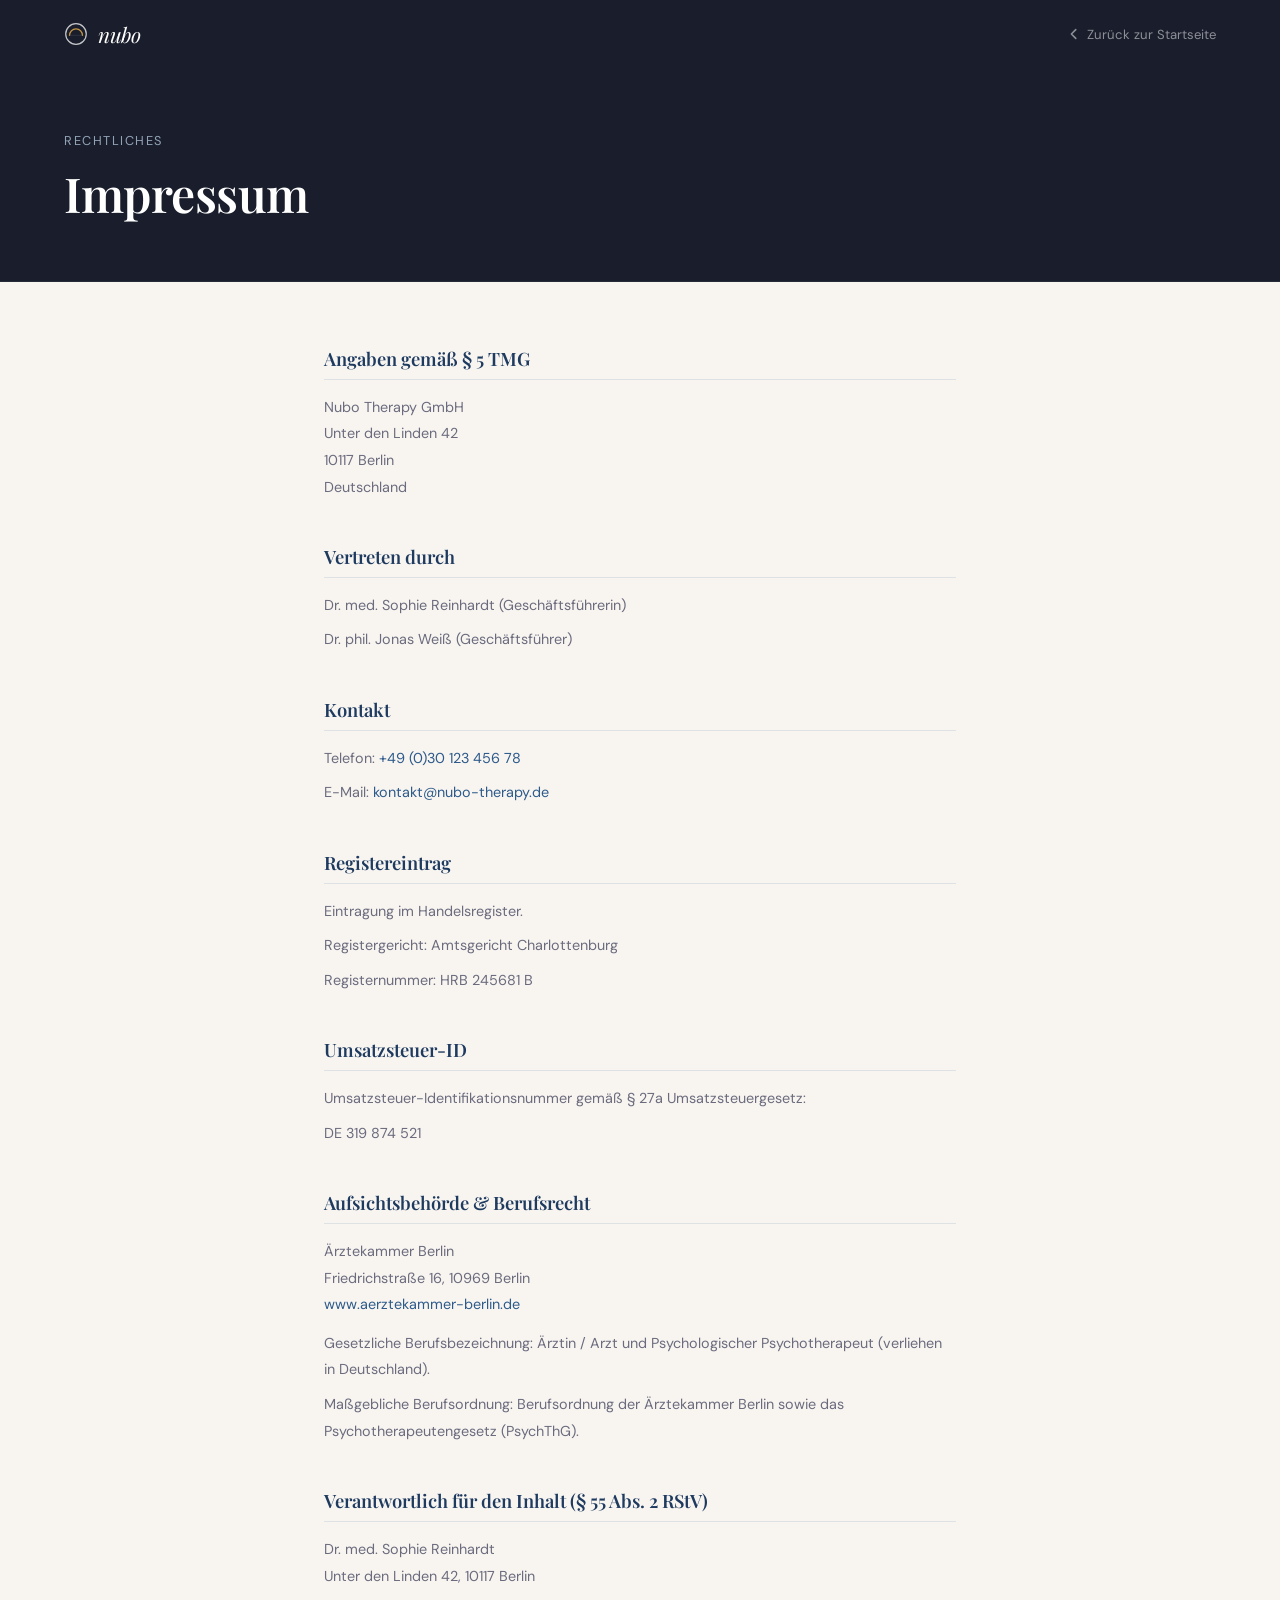
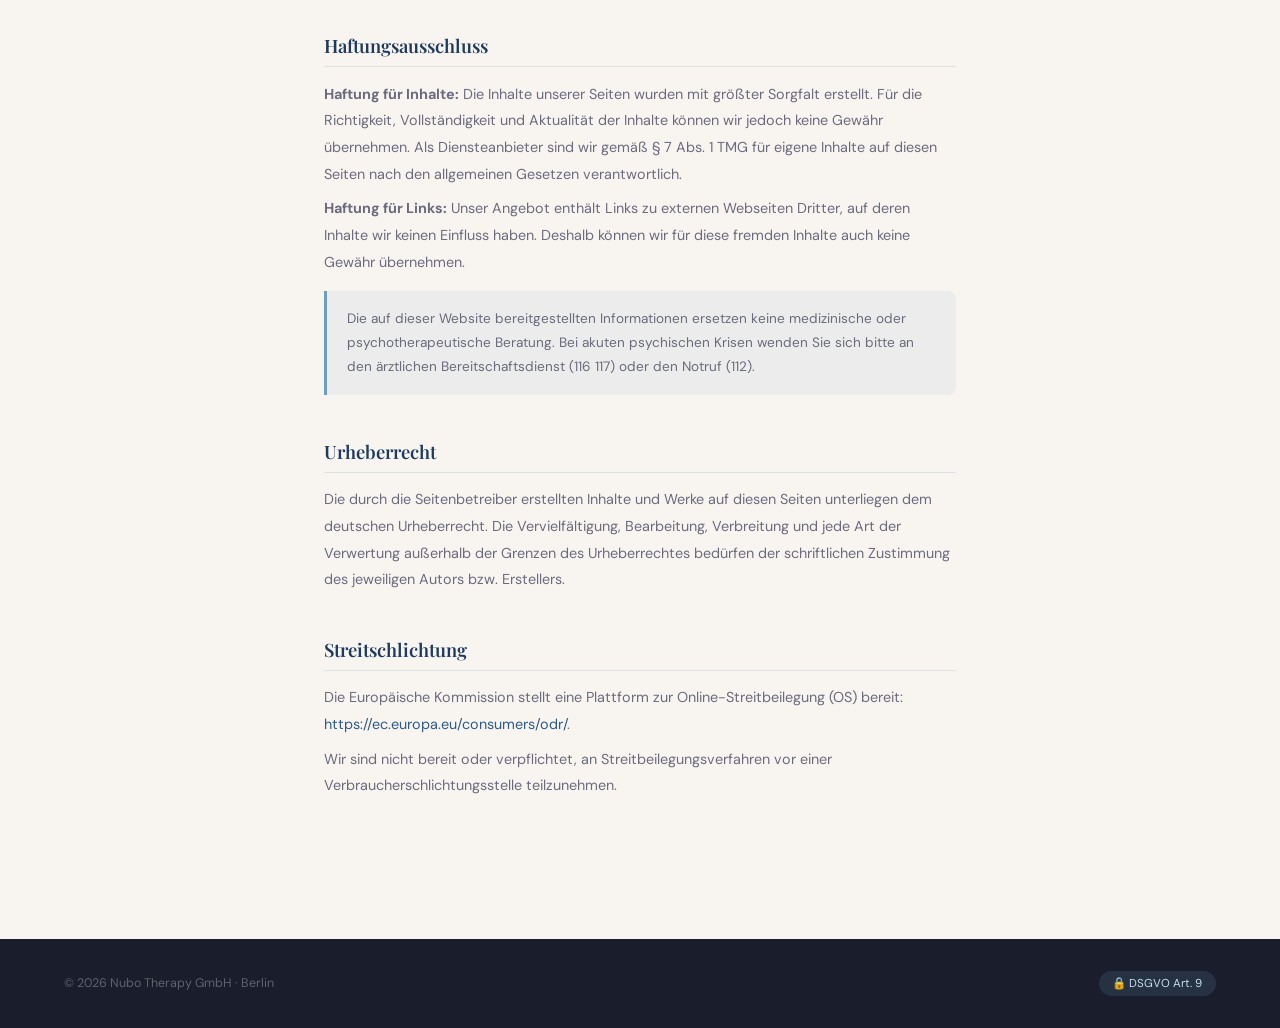
<file: impressum.html>
<!DOCTYPE html>
<html lang="de">
<head>
  <meta charset="UTF-8" />
  <meta name="viewport" content="width=device-width, initial-scale=1.0" />
  <title>Impressum — Nubo Therapy</title>
  <link rel="preconnect" href="https://fonts.googleapis.com">
  <link href="https://fonts.googleapis.com/css2?family=Playfair+Display:ital,wght@0,400;0,600;0,700;1,400;1,600&family=DM+Sans:wght@300;400;500;600&display=swap" rel="stylesheet">
  <style>
    *, *::before, *::after { margin: 0; padding: 0; box-sizing: border-box; }
    :root {
      --green: #2D5A8A;
      --green-dark: #1E3A5F;
      --green-light: #6A9FBF;
      --green-pale: #C5DCF0;
      --sand: #E8E6F2;
      --cream: #F8F5F1;
      --brown: #C49640;
      --dark: #1A1E2C;
      --text: #2C2C3A;
      --muted: #6B6B7D;
    }
    body {
      font-family: 'DM Sans', sans-serif;
      background: var(--cream);
      color: var(--text);
      min-height: 100vh;
      display: flex;
      flex-direction: column;
    }

    /* NAV */
    nav {
      background: var(--dark);
      padding: 1.25rem 5vw;
      display: flex;
      align-items: center;
      justify-content: space-between;
    }
    .nav-logo {
      font-family: 'Playfair Display', serif;
      font-size: 1.3rem;
      color: #fff;
      font-style: italic;
      letter-spacing: -0.3px;
      text-decoration: none;
      display: flex;
      align-items: center;
      gap: 10px;
    }
    .nav-back {
      font-size: 0.82rem;
      color: rgba(255,255,255,0.5);
      text-decoration: none;
      display: flex;
      align-items: center;
      gap: 6px;
      transition: color 0.2s;
    }
    .nav-back:hover { color: rgba(255,255,255,0.85); }
    .nav-back svg { width: 14px; height: 14px; }

    /* HERO */
    .page-hero {
      background: var(--dark);
      padding: 4rem 5vw 3.5rem;
      border-bottom: 1px solid rgba(255,255,255,0.06);
    }
    .page-hero p {
      font-size: 0.8rem;
      letter-spacing: 0.12em;
      text-transform: uppercase;
      color: var(--green-pale);
      opacity: 0.7;
      margin-bottom: 0.75rem;
    }
    .page-hero h1 {
      font-family: 'Playfair Display', serif;
      font-size: clamp(2rem, 4vw, 3rem);
      color: #fff;
      font-weight: 600;
      letter-spacing: -0.5px;
    }

    /* CONTENT */
    main {
      flex: 1;
      max-width: 760px;
      width: 100%;
      margin: 0 auto;
      padding: 4rem 5vw 6rem;
    }
    .section {
      margin-bottom: 2.75rem;
    }
    .section h2 {
      font-family: 'Playfair Display', serif;
      font-size: 1.15rem;
      font-weight: 600;
      color: var(--green-dark);
      margin-bottom: 0.85rem;
      padding-bottom: 0.5rem;
      border-bottom: 1px solid rgba(45,90,138,0.12);
    }
    .section p, .section address {
      font-size: 0.9rem;
      line-height: 1.85;
      color: var(--muted);
      font-style: normal;
    }
    .section p + p {
      margin-top: 0.5rem;
    }
    .section a {
      color: var(--green);
      text-decoration: none;
    }
    .section a:hover {
      text-decoration: underline;
    }
    .notice {
      background: rgba(45,90,138,0.06);
      border-left: 3px solid var(--green-light);
      border-radius: 0 8px 8px 0;
      padding: 1rem 1.25rem;
      font-size: 0.85rem;
      line-height: 1.75;
      color: var(--muted);
      margin-top: 1rem;
    }

    /* FOOTER */
    footer {
      background: var(--dark);
      padding: 2rem 5vw;
      display: flex;
      justify-content: space-between;
      align-items: center;
      flex-wrap: wrap;
      gap: 0.75rem;
    }
    .footer-bottom-left {
      font-size: 0.78rem;
      color: rgba(255,255,255,0.3);
    }
    .footer-gdpr {
      display: inline-flex;
      align-items: center;
      gap: 6px;
      background: rgba(106,159,191,0.15);
      color: var(--green-pale);
      padding: 0.3rem 0.85rem;
      border-radius: 100px;
      font-size: 0.72rem;
    }

    @media (max-width: 600px) {
      .page-hero { padding: 2.5rem 5vw 2rem; }
      main { padding: 2.5rem 5vw 4rem; }
    }
  </style>
</head>
<body>

<nav>
  <a href="index.html" class="nav-logo">
    <svg width="24" height="24" viewBox="0 0 56 56" fill="none" xmlns="http://www.w3.org/2000/svg" aria-hidden="true">
      <circle cx="28" cy="28" r="24" stroke="rgba(255,255,255,0.75)" stroke-width="2.8"/>
      <path d="M 11 31 L 45 31" stroke="rgba(255,255,255,0.75)" stroke-width="1.4" stroke-linecap="round" opacity="0.2"/>
      <path d="M 13 31 A 15 15 0 0 1 43 31" stroke="#C49640" stroke-width="2.8" stroke-linecap="round"/>
    </svg>
    nubo
  </a>
  <a href="index.html" class="nav-back">
    <svg viewBox="0 0 16 16" fill="none" stroke="currentColor" stroke-width="1.8" stroke-linecap="round" stroke-linejoin="round">
      <path d="M10 3L5 8l5 5"/>
    </svg>
    Zurück zur Startseite
  </a>
</nav>

<div class="page-hero">
  <p>Rechtliches</p>
  <h1>Impressum</h1>
</div>

<main>
  <div class="section">
    <h2>Angaben gemäß § 5 TMG</h2>
    <address>
      Nubo Therapy GmbH<br>
      Unter den Linden 42<br>
      10117 Berlin<br>
      Deutschland
    </address>
  </div>

  <div class="section">
    <h2>Vertreten durch</h2>
    <p>Dr. med. Sophie Reinhardt (Geschäftsführerin)</p>
    <p>Dr. phil. Jonas Weiß (Geschäftsführer)</p>
  </div>

  <div class="section">
    <h2>Kontakt</h2>
    <p>Telefon: <a href="tel:+493012345678">+49 (0)30 123 456 78</a></p>
    <p>E-Mail: <a href="mailto:kontakt@nubo-therapy.de">kontakt@nubo-therapy.de</a></p>
  </div>

  <div class="section">
    <h2>Registereintrag</h2>
    <p>Eintragung im Handelsregister.</p>
    <p>Registergericht: Amtsgericht Charlottenburg</p>
    <p>Registernummer: HRB 245681 B</p>
  </div>

  <div class="section">
    <h2>Umsatzsteuer-ID</h2>
    <p>Umsatzsteuer-Identifikationsnummer gemäß § 27a Umsatzsteuergesetz:</p>
    <p>DE 319 874 521</p>
  </div>

  <div class="section">
    <h2>Aufsichtsbehörde &amp; Berufsrecht</h2>
    <p>Ärztekammer Berlin<br>
    Friedrichstraße 16, 10969 Berlin<br>
    <a href="https://www.aerztekammer-berlin.de" target="_blank" rel="noopener">www.aerztekammer-berlin.de</a></p>
    <p style="margin-top:0.75rem;">Gesetzliche Berufsbezeichnung: Ärztin / Arzt und Psychologischer Psychotherapeut (verliehen in Deutschland).</p>
    <p>Maßgebliche Berufsordnung: Berufsordnung der Ärztekammer Berlin sowie das Psychotherapeutengesetz (PsychThG).</p>
  </div>

  <div class="section">
    <h2>Verantwortlich für den Inhalt (§ 55 Abs. 2 RStV)</h2>
    <p>Dr. med. Sophie Reinhardt<br>
    Unter den Linden 42, 10117 Berlin</p>
  </div>

  <div class="section">
    <h2>Haftungsausschluss</h2>
    <p><strong>Haftung für Inhalte:</strong> Die Inhalte unserer Seiten wurden mit größter Sorgfalt erstellt. Für die Richtigkeit, Vollständigkeit und Aktualität der Inhalte können wir jedoch keine Gewähr übernehmen. Als Diensteanbieter sind wir gemäß § 7 Abs. 1 TMG für eigene Inhalte auf diesen Seiten nach den allgemeinen Gesetzen verantwortlich.</p>
    <p><strong>Haftung für Links:</strong> Unser Angebot enthält Links zu externen Webseiten Dritter, auf deren Inhalte wir keinen Einfluss haben. Deshalb können wir für diese fremden Inhalte auch keine Gewähr übernehmen.</p>
    <div class="notice">
      Die auf dieser Website bereitgestellten Informationen ersetzen keine medizinische oder psychotherapeutische Beratung. Bei akuten psychischen Krisen wenden Sie sich bitte an den ärztlichen Bereitschaftsdienst (116 117) oder den Notruf (112).
    </div>
  </div>

  <div class="section">
    <h2>Urheberrecht</h2>
    <p>Die durch die Seitenbetreiber erstellten Inhalte und Werke auf diesen Seiten unterliegen dem deutschen Urheberrecht. Die Vervielfältigung, Bearbeitung, Verbreitung und jede Art der Verwertung außerhalb der Grenzen des Urheberrechtes bedürfen der schriftlichen Zustimmung des jeweiligen Autors bzw. Erstellers.</p>
  </div>

  <div class="section">
    <h2>Streitschlichtung</h2>
    <p>Die Europäische Kommission stellt eine Plattform zur Online-Streitbeilegung (OS) bereit: <a href="https://ec.europa.eu/consumers/odr/" target="_blank" rel="noopener">https://ec.europa.eu/consumers/odr/</a>.</p>
    <p>Wir sind nicht bereit oder verpflichtet, an Streitbeilegungsverfahren vor einer Verbraucherschlichtungsstelle teilzunehmen.</p>
  </div>
</main>

<footer>
  <div class="footer-bottom-left">© 2026 Nubo Therapy GmbH · Berlin</div>
  <div class="footer-gdpr">🔒 DSGVO Art. 9</div>
</footer>

</body>
</html>
</file>
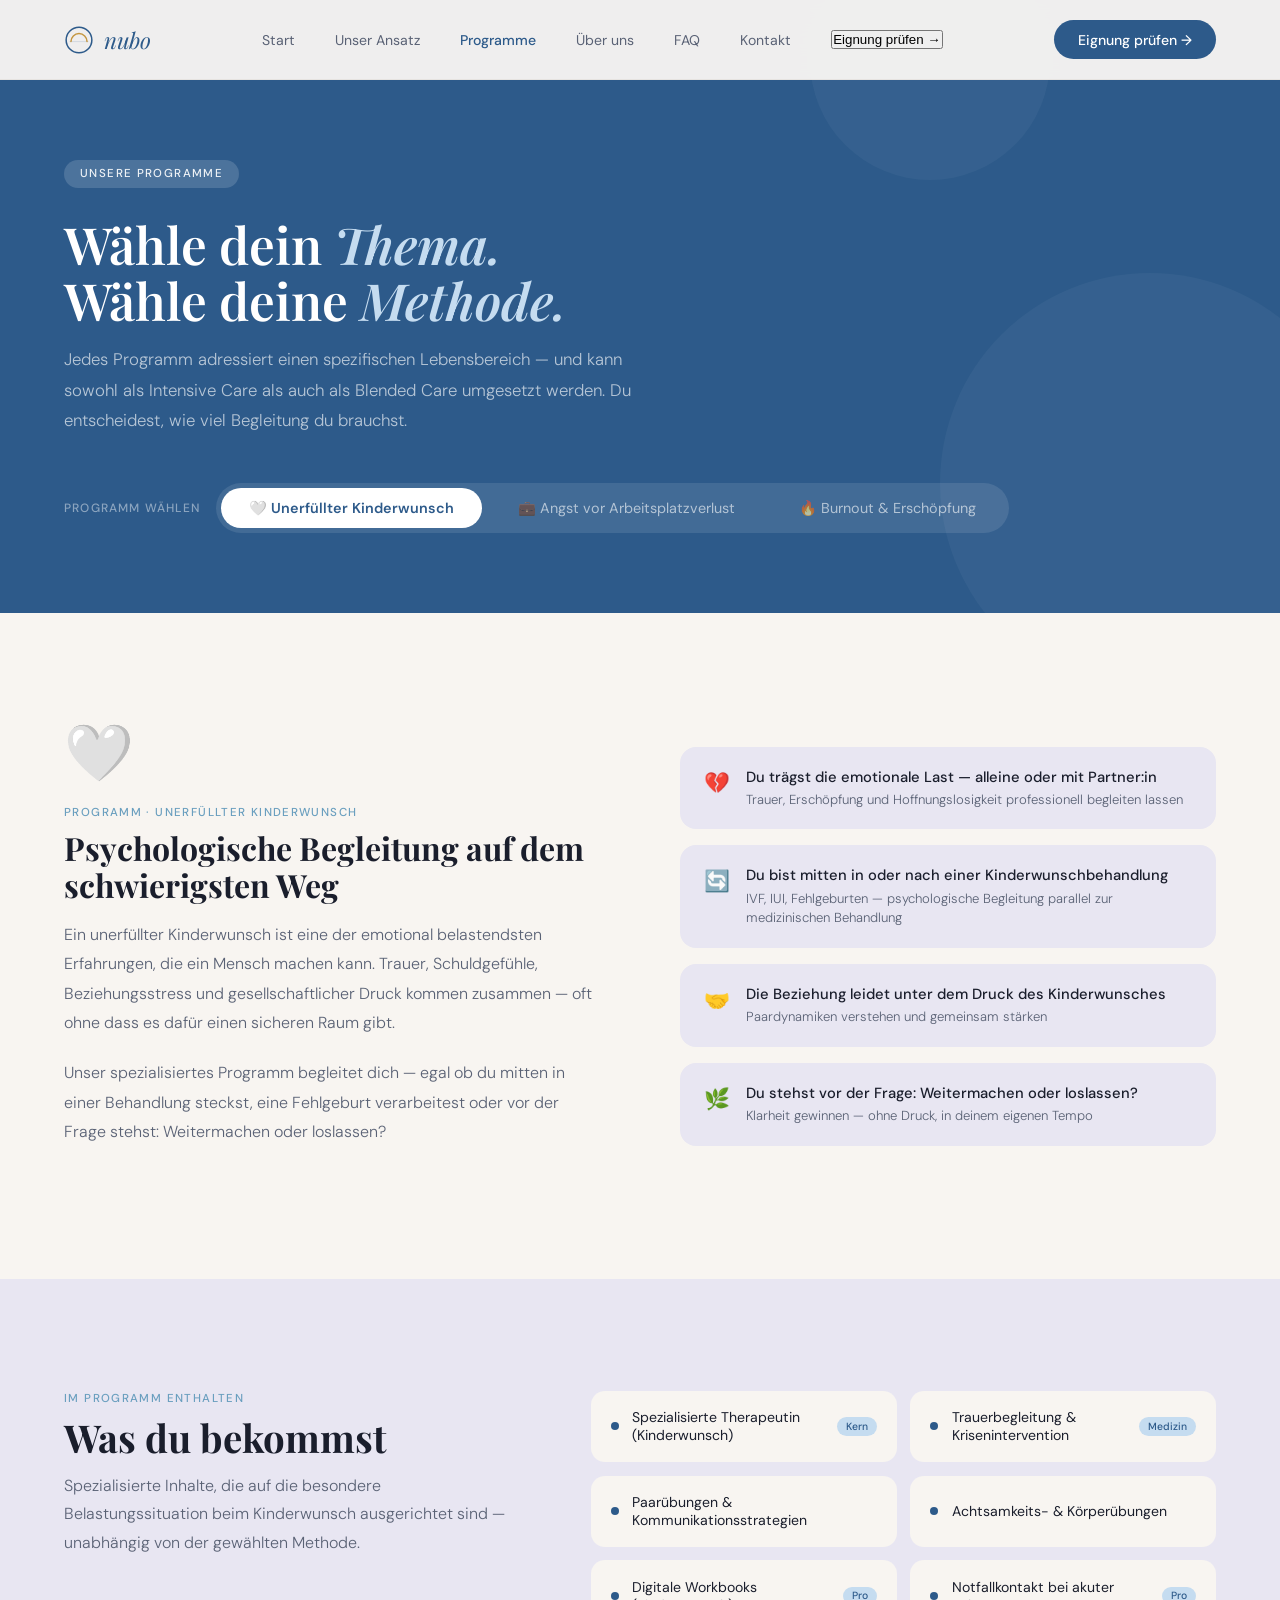
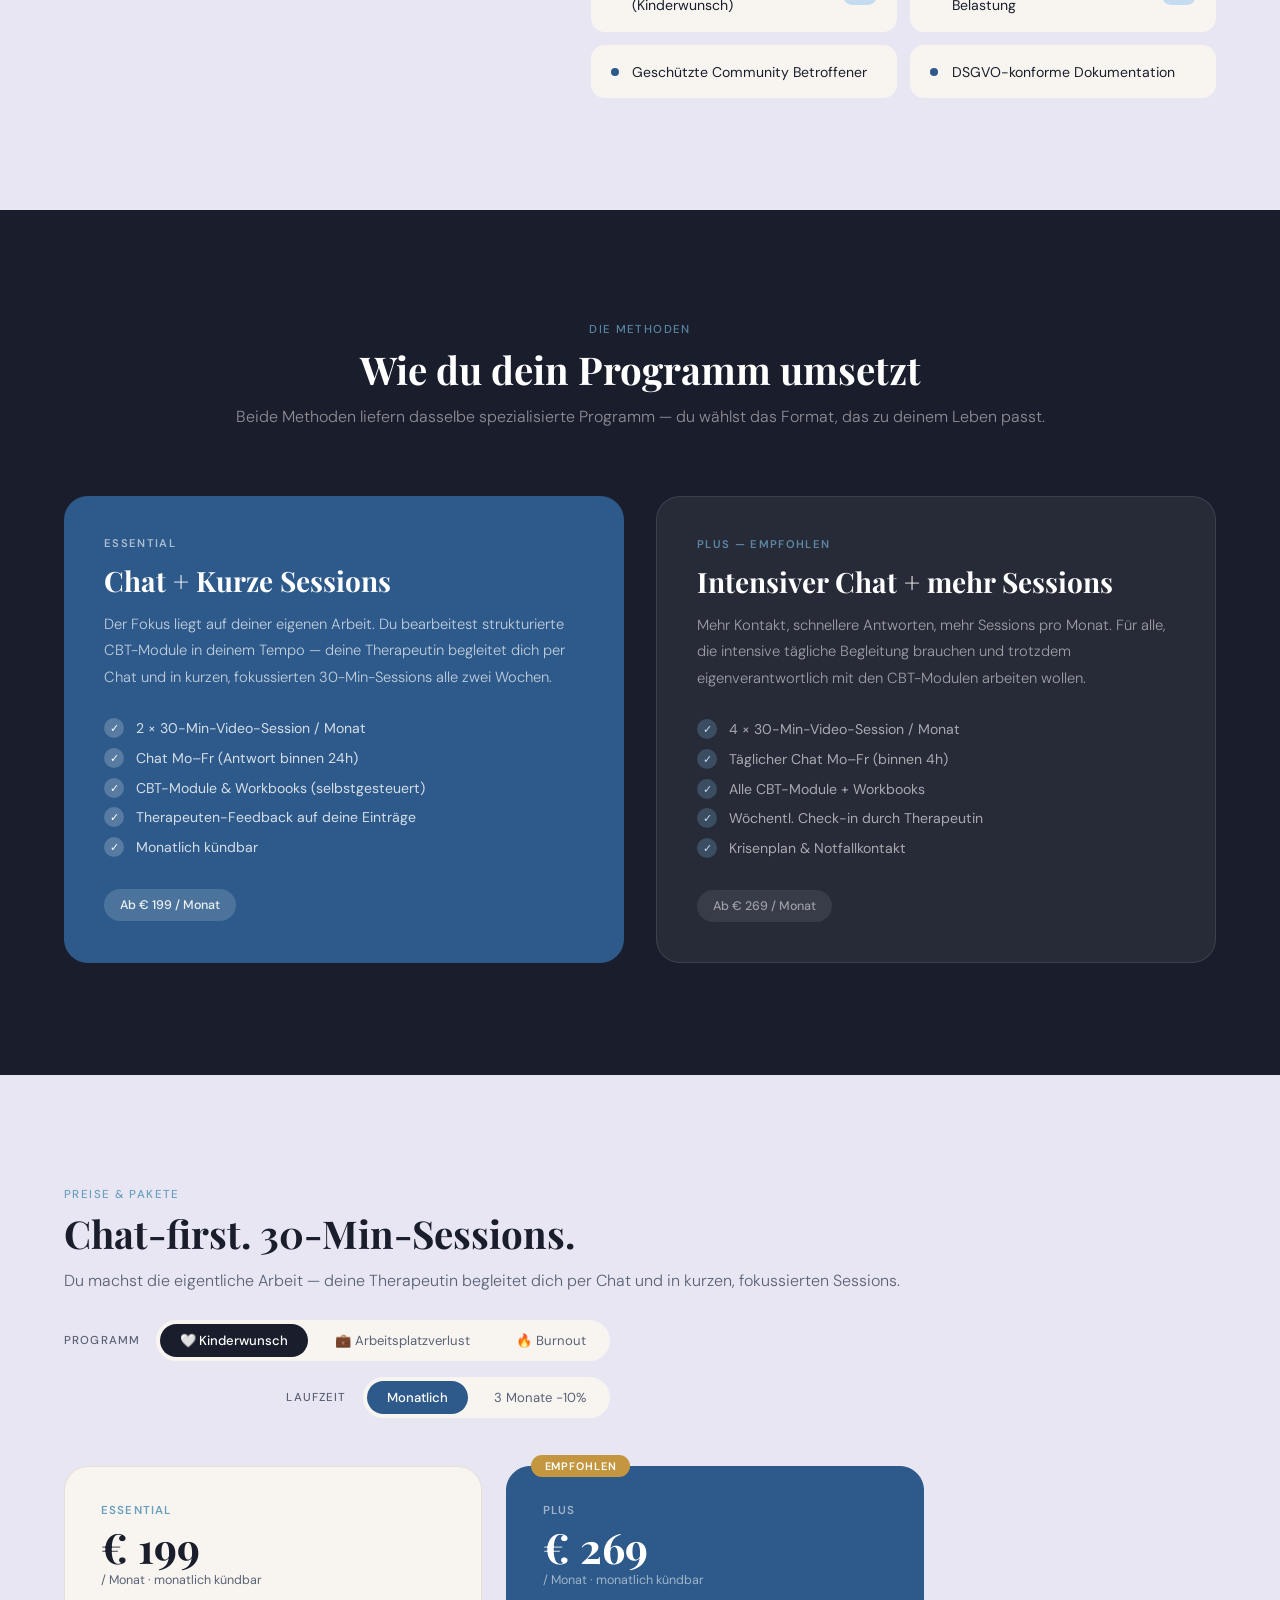
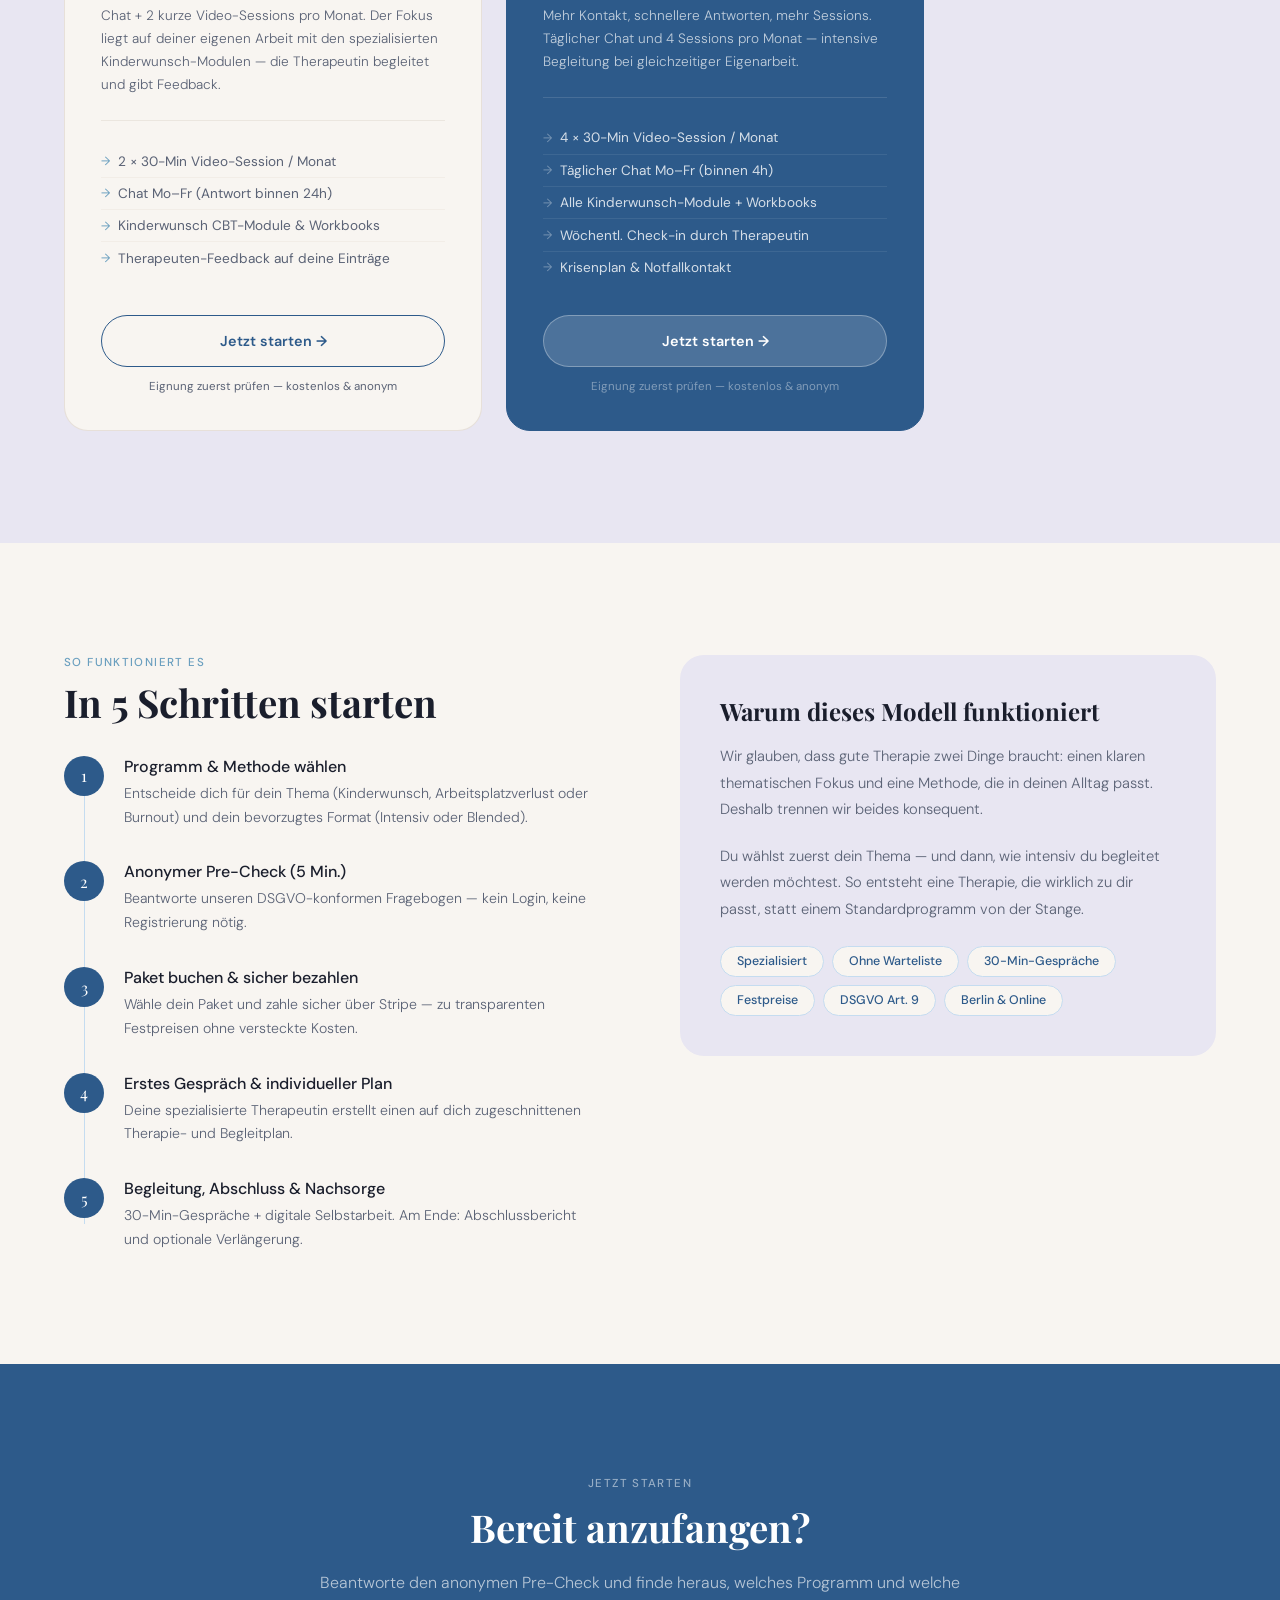
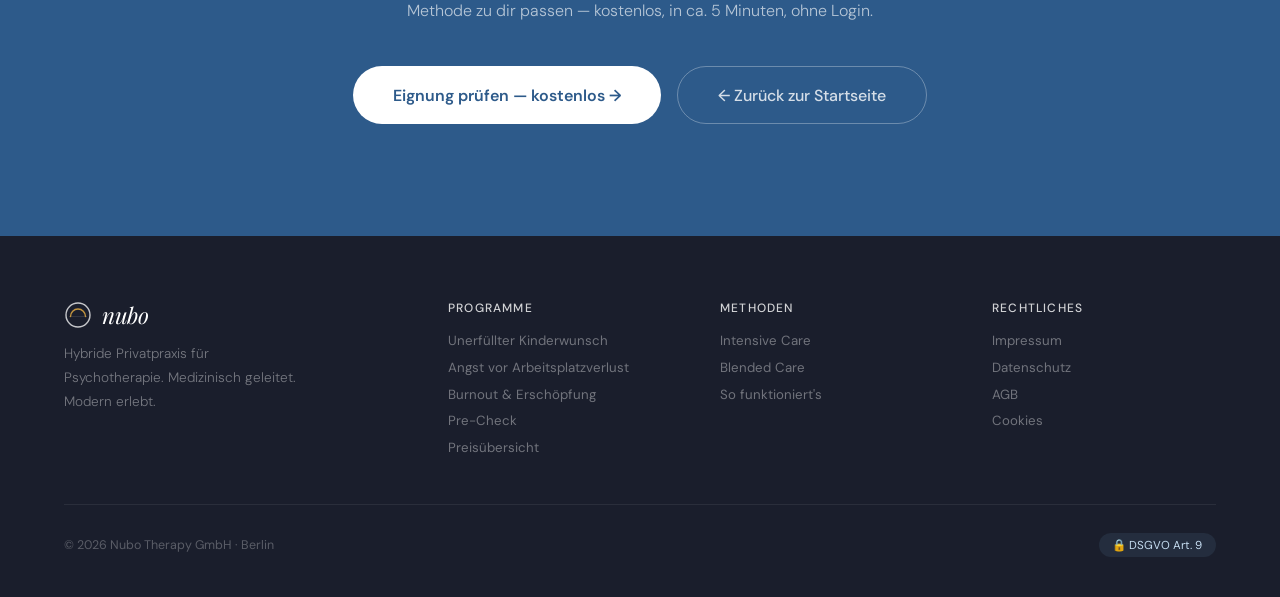
<file: produkte.html>
<!DOCTYPE html>
<html lang="de">
<head>
  <meta charset="UTF-8" />
  <meta name="viewport" content="width=device-width, initial-scale=1.0" />
  <title>Nubo Therapy — Programme & Methoden</title>
  <link rel="preconnect" href="https://fonts.googleapis.com">
  <link href="https://fonts.googleapis.com/css2?family=Playfair+Display:ital,wght@0,400;0,600;0,700;1,400;1,600&family=DM+Sans:wght@300;400;500;600&display=swap" rel="stylesheet">
  <style>
    *, *::before, *::after { margin: 0; padding: 0; box-sizing: border-box; }
    :root {
      --green: #2D5A8A;
      --green-dark: #1E3A5F;
      --green-light: #6A9FBF;
      --green-pale: #C5DCF0;
      --sand: #E8E6F2;
      --cream: #F8F5F1;
      --brown: #C49640;
      --dark: #1A1E2C;
      --muted: #5A6275;
      --nav-h: 80px;
    }
    html { scroll-behavior: smooth; }
    body { font-family: 'DM Sans', sans-serif; background: var(--cream); color: var(--dark); overflow-x: hidden; }

    /* ── NAV ── */
    nav {
      position: fixed; top: 0; left: 0; right: 0; z-index: 100;
      height: var(--nav-h); background: rgba(250,247,244,0.95);
      backdrop-filter: blur(16px); border-bottom: 1px solid rgba(160,140,120,0.12);
      display: flex; align-items: center; justify-content: space-between;
      padding: 0 5vw;
    }
    .nav-logo { font-family: 'Playfair Display', serif; font-size: 1.4rem; color: var(--green); display: flex; align-items: center; gap: 10px; text-decoration: none; font-style: italic; letter-spacing: -0.3px; }
    .nav-logo-dot { width: 8px; height: 8px; background: var(--green-light); border-radius: 50%; margin-bottom: 3px; }
    .nav-links { display: flex; align-items: center; gap: 2.5rem; }
    .nav-links a { text-decoration: none; font-size: 0.88rem; color: var(--muted); transition: color 0.2s; }
    .nav-links a:hover, .nav-links a.active { color: var(--green); font-weight: 500; }
    .nav-cta { background: var(--green); color: #fff; padding: 0.65rem 1.5rem; border-radius: 100px; font-size: 0.88rem; font-weight: 500; border: none; cursor: pointer; font-family: 'DM Sans', sans-serif; transition: background 0.2s; }
    .nav-cta:hover { background: var(--green-dark); }

    /* ── UTILITIES ── */
    .section-tag { font-size: 0.72rem; font-weight: 500; letter-spacing: 0.12em; text-transform: uppercase; color: var(--green-light); margin-bottom: 0.6rem; display: block; }
    .section-h2 { font-family: 'Playfair Display', serif; font-size: clamp(2rem, 3vw, 2.6rem); color: var(--dark); line-height: 1.15; margin-bottom: 0.75rem; }
    .section-p { font-size: 1rem; line-height: 1.8; color: var(--muted); font-weight: 300; }
    section { padding: 7rem 5vw; }

    /* ── HERO ── */
    .hero {
      padding-top: calc(var(--nav-h) + 5rem); padding-bottom: 5rem;
      padding-left: 5vw; padding-right: 5vw;
      background: var(--green); position: relative; overflow: hidden;
    }
    .hero::before { content: ''; position: absolute; bottom: -80px; right: -80px; width: 420px; height: 420px; background: rgba(255,255,255,0.04); border-radius: 50%; }
    .hero::after { content: ''; position: absolute; top: -60px; right: 18%; width: 240px; height: 240px; background: rgba(255,255,255,0.04); border-radius: 50%; }
    .hero-inner { position: relative; z-index: 1; }
    .hero-eyebrow { display: inline-flex; align-items: center; gap: 7px; background: rgba(255,255,255,0.15); color: rgba(255,255,255,0.9); font-size: 0.72rem; font-weight: 500; letter-spacing: 0.12em; text-transform: uppercase; padding: 0.4rem 1rem; border-radius: 100px; margin-bottom: 1.75rem; }
    .hero h1 { font-family: 'Playfair Display', serif; font-size: clamp(2.6rem, 4vw, 3.6rem); line-height: 1.1; color: #fff; margin-bottom: 1rem; font-weight: 600; }
    .hero h1 em { font-style: italic; color: var(--green-pale); }
    .hero-sub { font-size: 1.05rem; line-height: 1.8; color: rgba(255,255,255,0.65); font-weight: 300; margin-bottom: 3rem; max-width: 600px; }

    /* Programme Tabs */
    .prog-tabs-wrap { display: flex; align-items: center; gap: 1rem; }
    .prog-tabs-label { font-size: 0.75rem; font-weight: 500; letter-spacing: 0.1em; text-transform: uppercase; color: rgba(255,255,255,0.45); white-space: nowrap; }
    .prog-tabs { display: flex; gap: 0.5rem; background: rgba(255,255,255,0.1); border-radius: 100px; padding: 5px; }
    .prog-tab { padding: 0.7rem 1.75rem; border-radius: 100px; border: none; font-size: 0.9rem; font-family: 'DM Sans', sans-serif; cursor: pointer; background: transparent; color: rgba(255,255,255,0.6); transition: all 0.25s; }
    .prog-tab.active { background: #fff; color: var(--green); font-weight: 600; }

    /* ── PROGRAMME CONTENT ── */
    .prog-section { display: none; }
    .prog-section.active { display: block; }

    /* Programme Overview */
    .prog-overview { background: var(--cream); }
    .prog-overview-inner { display: grid; grid-template-columns: 1fr 1fr; gap: 5rem; align-items: center; }
    .prog-icon { font-size: 3.5rem; margin-bottom: 1.5rem; line-height: 1; }
    .prog-overview h2 { font-family: 'Playfair Display', serif; font-size: clamp(1.8rem, 2.5vw, 2.4rem); color: var(--dark); margin-bottom: 1rem; line-height: 1.15; }
    .prog-overview p { font-size: 1rem; line-height: 1.85; color: var(--muted); font-weight: 300; margin-bottom: 1.25rem; }
    .prog-whom { display: flex; flex-direction: column; gap: 1rem; }
    .whom-card { display: flex; gap: 1rem; align-items: flex-start; background: var(--sand); border-radius: 16px; padding: 1.25rem 1.5rem; transition: transform 0.2s; }
    .whom-card:hover { transform: translateX(4px); }
    .whom-emoji { font-size: 1.3rem; flex-shrink: 0; margin-top: 2px; }
    .whom-title { font-size: 0.92rem; font-weight: 500; color: var(--dark); margin-bottom: 0.2rem; }
    .whom-desc { font-size: 0.82rem; color: var(--muted); font-weight: 300; line-height: 1.5; }

    /* Programme Included */
    .prog-included { background: var(--sand); }
    .prog-included-inner { display: grid; grid-template-columns: 5fr 7fr; gap: 5rem; align-items: start; }
    .included-grid { display: grid; grid-template-columns: 1fr 1fr; gap: 0.85rem; }
    .incl-item { background: var(--cream); border-radius: 14px; padding: 1.1rem 1.25rem; display: flex; align-items: center; gap: 0.85rem; transition: transform 0.18s; }
    .incl-item:hover { transform: translateY(-2px); }
    .incl-dot { width: 8px; height: 8px; background: var(--green); border-radius: 50%; flex-shrink: 0; }
    .incl-text { font-size: 0.88rem; color: var(--dark); flex: 1; }
    .incl-badge { font-size: 0.65rem; background: var(--green-pale); color: var(--green); padding: 0.18rem 0.55rem; border-radius: 100px; flex-shrink: 0; font-weight: 500; }

    /* ── METHODEN SECTION ── */
    .methoden { background: var(--dark); }
    .methoden-header { text-align: center; margin-bottom: 4rem; }
    .methoden-header .section-tag { justify-content: center; display: flex; color: rgba(106,159,191,0.8); }
    .methoden-header .section-h2 { color: #fff; }
    .methoden-header .section-p { color: rgba(255,255,255,0.5); margin: 0 auto; text-align: center; }
    .methoden-grid { display: grid; grid-template-columns: 1fr 1fr; gap: 2rem; }
    .methode-card { border-radius: 24px; padding: 2.5rem; }
    .methode-intensiv { background: var(--green); }
    .methode-blended { background: rgba(255,255,255,0.06); border: 1px solid rgba(255,255,255,0.1); }
    .methode-tag { font-size: 0.7rem; font-weight: 600; letter-spacing: 0.12em; text-transform: uppercase; margin-bottom: 0.75rem; display: block; }
    .methode-intensiv .methode-tag { color: rgba(255,255,255,0.6); }
    .methode-blended .methode-tag { color: rgba(106,159,191,0.8); }
    .methode-card h3 { font-family: 'Playfair Display', serif; font-size: 1.75rem; color: #fff; margin-bottom: 0.75rem; }
    .methode-card p { font-size: 0.92rem; line-height: 1.8; font-weight: 300; margin-bottom: 1.75rem; }
    .methode-intensiv p { color: rgba(255,255,255,0.7); }
    .methode-blended p { color: rgba(255,255,255,0.55); }
    .methode-features { list-style: none; display: flex; flex-direction: column; gap: 0.6rem; margin-bottom: 2rem; }
    .methode-features li { font-size: 0.88rem; display: flex; align-items: center; gap: 0.75rem; }
    .methode-intensiv .methode-features li { color: rgba(255,255,255,0.8); }
    .methode-blended .methode-features li { color: rgba(255,255,255,0.6); }
    .methode-check { width: 20px; height: 20px; border-radius: 50%; display: flex; align-items: center; justify-content: center; font-size: 0.7rem; flex-shrink: 0; }
    .methode-intensiv .methode-check { background: rgba(255,255,255,0.2); color: #fff; }
    .methode-blended .methode-check { background: rgba(106,159,191,0.3); color: var(--green-pale); }
    .methode-pill { display: inline-flex; align-items: center; gap: 0.5rem; background: rgba(255,255,255,0.08); border-radius: 100px; padding: 0.5rem 1rem; font-size: 0.78rem; font-weight: 500; color: rgba(255,255,255,0.5); }
    .methode-intensiv .methode-pill { background: rgba(255,255,255,0.15); color: rgba(255,255,255,0.9); }

    /* ── PRICING ── */
    .pricing { background: var(--sand); }
    .pricing-top { display: flex; justify-content: space-between; align-items: flex-end; margin-bottom: 3rem; flex-wrap: wrap; gap: 1.5rem; }
    .pricing-selectors { display: flex; flex-direction: column; gap: 1rem; align-items: flex-end; }
    .selector-row { display: flex; align-items: center; gap: 1rem; }
    .selector-label { font-size: 0.72rem; font-weight: 500; letter-spacing: 0.1em; text-transform: uppercase; color: var(--muted); }
    /* Programme selector */
    .prog-selector { display: flex; gap: 0.4rem; background: var(--cream); border-radius: 100px; padding: 4px; }
    .prog-sel-btn { padding: 0.5rem 1.25rem; border-radius: 100px; border: none; font-size: 0.82rem; font-family: 'DM Sans', sans-serif; cursor: pointer; background: transparent; color: var(--muted); transition: all 0.2s; }
    .prog-sel-btn.active { background: var(--dark); color: #fff; font-weight: 500; }
    /* Methode toggle */
    .methode-toggle { display: flex; gap: 0.4rem; background: var(--cream); border-radius: 100px; padding: 4px; }
    .methode-btn { padding: 0.5rem 1.25rem; border-radius: 100px; border: none; font-size: 0.82rem; font-family: 'DM Sans', sans-serif; cursor: pointer; background: transparent; color: var(--muted); transition: all 0.2s; }
    .methode-btn.active { background: var(--green); color: #fff; font-weight: 500; }
    /* Pricing grid */
    .pricing-grid { display: grid; grid-template-columns: repeat(2, 1fr); gap: 1.5rem; max-width: 860px; }
    .price-set { display: none; }
    .price-set.visible { display: contents; }
    .price-card { background: var(--cream); border: 1px solid rgba(160,140,120,0.2); border-radius: 24px; padding: 2.25rem; position: relative; transition: transform 0.2s; display: flex; flex-direction: column; }
    .price-card:hover { transform: translateY(-4px); }
    .price-card .price-cta { margin-top: auto; }
    .price-card.featured { background: var(--green); border-color: var(--green); }
    .price-popular { position: absolute; top: -12px; left: 1.5rem; background: var(--brown); color: #fff; font-size: 0.68rem; font-weight: 600; letter-spacing: 0.08em; text-transform: uppercase; padding: 0.25rem 0.85rem; border-radius: 100px; }
    .price-tier { font-size: 0.72rem; font-weight: 600; letter-spacing: 0.1em; text-transform: uppercase; color: var(--green-light); margin-bottom: 0.5rem; }
    .price-card.featured .price-tier { color: rgba(255,255,255,0.55); }
    .price-amount { font-family: 'Playfair Display', serif; font-size: 2.6rem; color: var(--dark); font-weight: 700; line-height: 1; margin-bottom: 0.25rem; }
    .price-card.featured .price-amount { color: #fff; }
    .price-period { font-size: 0.78rem; color: var(--muted); margin-bottom: 1rem; }
    .price-card.featured .price-period { color: rgba(255,255,255,0.55); }
    .price-desc { font-size: 0.85rem; color: var(--muted); line-height: 1.7; font-weight: 300; margin-bottom: 1.5rem; padding-bottom: 1.5rem; border-bottom: 1px solid rgba(160,140,120,0.15); }
    .price-card.featured .price-desc { color: rgba(255,255,255,0.7); border-bottom-color: rgba(255,255,255,0.12); }
    .price-features { list-style: none; margin-bottom: 2rem; }
    .price-features li { font-size: 0.85rem; padding: 0.45rem 0; display: flex; align-items: center; gap: 8px; color: var(--muted); border-bottom: 1px solid rgba(160,140,120,0.08); }
    .price-features li:last-child { border: none; }
    .price-card.featured .price-features li { color: rgba(255,255,255,0.8); border-bottom-color: rgba(255,255,255,0.08); }
    .price-features li::before { content: '→'; color: var(--green-light); font-size: 0.75rem; flex-shrink: 0; }
    .price-card.featured .price-features li::before { color: rgba(255,255,255,0.35); }
    .price-cta { width: 100%; padding: 1rem; border-radius: 100px; border: 1.5px solid var(--green); background: transparent; color: var(--green); font-size: 0.9rem; font-weight: 600; font-family: 'DM Sans', sans-serif; cursor: pointer; transition: all 0.2s; margin-bottom: 0.75rem; }
    .price-cta:hover { background: var(--green); color: #fff; }
    .price-card.featured .price-cta { background: rgba(255,255,255,0.15); border-color: rgba(255,255,255,0.3); color: #fff; }
    .price-card.featured .price-cta:hover { background: rgba(255,255,255,0.25); }
    .price-note { font-size: 0.72rem; color: var(--muted); text-align: center; }
    .price-card.featured .price-note { color: rgba(255,255,255,0.4); }
    .price-save { display: inline-block; background: rgba(196,150,64,0.15); color: var(--brown); font-size: 0.72rem; font-weight: 600; padding: 0.2rem 0.65rem; border-radius: 100px; margin-left: 0.5rem; }

    /* ── PROCESS ── */
    .process { }
    .process-inner { display: grid; grid-template-columns: 1fr 1fr; gap: 5rem; align-items: start; }
    .process-steps { display: flex; flex-direction: column; gap: 0; position: relative; margin-top: 2rem; }
    .process-steps::before { content: ''; position: absolute; left: 20px; top: 28px; bottom: 28px; width: 1px; background: var(--green-pale); }
    .process-step { display: flex; gap: 1.25rem; align-items: flex-start; padding-bottom: 2rem; position: relative; }
    .process-step:last-child { padding-bottom: 0; }
    .step-circle { width: 40px; height: 40px; background: var(--green); border-radius: 50%; display: flex; align-items: center; justify-content: center; font-family: 'Playfair Display', serif; font-size: 1rem; color: #fff; flex-shrink: 0; position: relative; z-index: 1; }
    .step-title { font-size: 1rem; font-weight: 500; color: var(--dark); margin-bottom: 0.3rem; }
    .step-desc { font-size: 0.88rem; line-height: 1.7; color: var(--muted); font-weight: 300; }
    .process-right { background: var(--sand); border-radius: 24px; padding: 2.5rem; }
    .process-right h3 { font-family: 'Playfair Display', serif; font-size: 1.5rem; color: var(--dark); margin-bottom: 1rem; }
    .process-right p { font-size: 0.92rem; line-height: 1.8; color: var(--muted); font-weight: 300; margin-bottom: 1.25rem; }
    .process-badges { display: flex; flex-wrap: wrap; gap: 0.5rem; margin-top: 1.5rem; }
    .process-badge { background: var(--cream); color: var(--green); font-size: 0.78rem; font-weight: 500; padding: 0.4rem 1rem; border-radius: 100px; border: 1px solid var(--green-pale); }

    /* ── CTA ── */
    .cta { background: var(--green); text-align: center; }
    .cta-inner { max-width: 640px; margin: 0 auto; }
    .cta .section-tag { color: rgba(255,255,255,0.5); display: block; text-align: center; }
    .cta h2 { font-family: 'Playfair Display', serif; font-size: clamp(2rem, 3vw, 2.6rem); color: #fff; margin-bottom: 1rem; }
    .cta p { font-size: 1rem; color: rgba(255,255,255,0.65); font-weight: 300; margin-bottom: 2.5rem; line-height: 1.8; }
    .cta-btns { display: flex; justify-content: center; gap: 1rem; }
    .btn-white { padding: 1.1rem 2.5rem; background: #fff; color: var(--green); border: none; border-radius: 100px; font-size: 1rem; font-weight: 600; font-family: 'DM Sans', sans-serif; cursor: pointer; transition: all 0.2s; }
    .btn-white:hover { background: var(--cream); transform: translateY(-2px); }
    .btn-ghost { padding: 1.1rem 2.5rem; background: transparent; color: rgba(255,255,255,0.8); border: 1.5px solid rgba(255,255,255,0.3); border-radius: 100px; font-size: 1rem; font-weight: 500; font-family: 'DM Sans', sans-serif; cursor: pointer; text-decoration: none; display: flex; align-items: center; transition: all 0.2s; }
    .btn-ghost:hover { border-color: rgba(255,255,255,0.7); color: #fff; }

    /* ── FOOTER ── */
    footer { background: var(--dark); padding: 4rem 5vw 2.5rem; }
    .footer-top { display: grid; grid-template-columns: 1.5fr 1fr 1fr 1fr; gap: 3rem; margin-bottom: 3rem; }
    .footer-logo { font-family: 'Playfair Display', serif; font-size: 1.4rem; color: #fff; margin-bottom: 0.75rem; display: flex; align-items: center; gap: 10px; font-style: italic; letter-spacing: -0.3px; }
    .footer-tagline { font-size: 0.85rem; color: rgba(255,255,255,0.4); line-height: 1.75; font-weight: 300; max-width: 240px; }
    .footer-col h4 { font-size: 0.75rem; font-weight: 500; letter-spacing: 0.1em; text-transform: uppercase; color: rgba(255,255,255,0.8); margin-bottom: 1rem; }
    .footer-col ul { list-style: none; display: flex; flex-direction: column; gap: 0.6rem; }
    .footer-col ul li { font-size: 0.83rem; color: rgba(255,255,255,0.38); cursor: pointer; transition: color 0.2s; }
    .footer-col ul li:hover { color: rgba(255,255,255,0.7); }
    .footer-bottom { border-top: 1px solid rgba(255,255,255,0.07); padding-top: 1.75rem; display: flex; justify-content: space-between; align-items: center; }
    .footer-copy { font-size: 0.78rem; color: rgba(255,255,255,0.28); }
    .footer-gdpr { display: inline-flex; align-items: center; gap: 6px; background: rgba(106,159,191,0.12); color: var(--green-pale); padding: 0.3rem 0.85rem; border-radius: 100px; font-size: 0.72rem; }

    /* ── MODAL ── */
    .modal-overlay { position: fixed; inset: 0; z-index: 1000; background: rgba(26,30,44,0.65); backdrop-filter: blur(8px); display: none; align-items: center; justify-content: center; padding: 2rem; }
    .modal-overlay.open { display: flex; }
    .modal { background: var(--cream); border-radius: 28px; padding: 2.5rem; width: 100%; max-width: 520px; animation: fadeUp 0.3s ease; position: relative; }
    @keyframes fadeUp { from { opacity: 0; transform: translateY(20px); } to { opacity: 1; transform: translateY(0); } }
    .modal-tag { font-size: 0.72rem; font-weight: 500; letter-spacing: 0.1em; text-transform: uppercase; color: var(--green-light); display: block; margin-bottom: 0.4rem; }
    .modal h3 { font-family: 'Playfair Display', serif; font-size: 1.6rem; color: var(--dark); margin-bottom: 0.5rem; }
    .modal p { font-size: 0.88rem; color: var(--muted); line-height: 1.75; font-weight: 300; margin-bottom: 1.5rem; }
    .modal-tally { background: var(--sand); border-radius: 16px; padding: 2.5rem; text-align: center; border: 2px dashed rgba(160,140,120,0.3); margin-bottom: 1.25rem; }
    .modal-tally p { font-size: 0.85rem; color: var(--muted); margin-bottom: 0.6rem; }
    .modal-tally code { font-size: 0.78rem; color: var(--green); background: rgba(45,90,138,0.1); padding: 0.4rem 0.85rem; border-radius: 8px; display: inline-block; font-family: monospace; }
    .modal-gdpr { font-size: 0.75rem; color: var(--muted); line-height: 1.6; }
    .modal-close { position: absolute; top: 1.5rem; right: 1.5rem; width: 36px; height: 36px; background: var(--sand); border: none; border-radius: 50%; cursor: pointer; font-size: 1rem; display: flex; align-items: center; justify-content: center; }

    /* ── NAV HAMBURGER ── */
    .nav-hamburger { display: none; flex-direction: column; gap: 5px; background: none; border: none; cursor: pointer; padding: 6px; z-index: 101; }
    .nav-hamburger span { display: block; width: 22px; height: 2px; background: var(--dark); border-radius: 2px; transition: all 0.3s; }
    .nav-hamburger.open span:nth-child(1) { transform: translateY(7px) rotate(45deg); }
    .nav-hamburger.open span:nth-child(2) { opacity: 0; transform: scaleX(0); }
    .nav-hamburger.open span:nth-child(3) { transform: translateY(-7px) rotate(-45deg); }

    /* ── MOBILE RESPONSIVE ── */
    @media (max-width: 768px) {
      /* NAV */
      .nav-links {
        display: none; position: fixed; top: var(--nav-h); left: 0; right: 0; z-index: 99;
        flex-direction: column; align-items: flex-start;
        background: rgba(250,247,244,0.98); backdrop-filter: blur(16px);
        padding: 1.5rem 5vw 2rem; gap: 1.25rem;
        border-bottom: 1px solid rgba(160,140,120,0.15);
        box-shadow: 0 8px 24px rgba(0,0,0,0.08);
      }
      .nav-links.open { display: flex; }
      .nav-links a { font-size: 1rem; color: var(--dark); }
      .nav-links .nav-cta-mobile {
        background: var(--green); color: #fff; padding: 0.75rem 1.5rem;
        border-radius: 100px; font-size: 0.9rem; font-weight: 500; border: none;
        cursor: pointer; font-family: 'DM Sans', sans-serif; width: 100%; text-align: center;
      }
      .nav-cta { display: none; }
      .nav-hamburger { display: flex; }

      /* SECTIONS */
      section { padding: 4rem 5vw; }

      /* HERO */
      .hero { padding-top: calc(var(--nav-h) + 3rem); padding-bottom: 3rem; }
      .hero h1 { font-size: 2rem; }
      .hero-sub { font-size: 0.95rem; }
      .prog-tabs-wrap { flex-direction: column; align-items: flex-start; gap: 0.75rem; }
      .prog-tabs { flex-direction: column; width: 100%; border-radius: 16px; }
      .prog-tab { width: 100%; text-align: left; border-radius: 12px; padding: 0.9rem 1.25rem; font-size: 0.85rem; }

      /* PROG OVERVIEW */
      .prog-overview-inner { grid-template-columns: 1fr; gap: 2.5rem; }

      /* PROG INCLUDED */
      .prog-included-inner { grid-template-columns: 1fr; gap: 2.5rem; }
      .included-grid { grid-template-columns: 1fr; }

      /* METHODEN */
      .methoden-grid { grid-template-columns: 1fr; }

      /* PRICING */
      .pricing-top { flex-direction: column; align-items: flex-start; }
      .pricing-selectors { align-items: flex-start; width: 100%; }
      .selector-row { flex-wrap: wrap; gap: 0.75rem; width: 100%; }
      .prog-selector, .methode-toggle { flex-wrap: wrap; }
      .prog-sel-btn, .methode-btn { font-size: 0.8rem; }
      .pricing-grid { grid-template-columns: 1fr; max-width: 100%; }

      /* PROCESS */
      .process-inner { grid-template-columns: 1fr; gap: 2.5rem; }

      /* CTA */
      .cta-btns { flex-direction: column; align-items: stretch; }
      .btn-white, .btn-ghost { width: 100%; justify-content: center; text-align: center; }

      /* FOOTER */
      .footer-top { grid-template-columns: 1fr 1fr; gap: 2rem; }
      .footer-bottom { flex-direction: column; gap: 1rem; text-align: center; }

      /* MODAL */
      .modal-overlay { padding: 0; align-items: flex-end; }
      .modal { border-radius: 28px 28px 0 0; max-width: 100%; }
    }

    @media (max-width: 480px) {
      .hero h1 { font-size: 1.75rem; }
      .footer-top { grid-template-columns: 1fr; }
    }
  </style>
</head>
<body>

<!-- ── NAV ── -->
<nav>
  <a class="nav-logo" href="index.html"><svg class="nav-logo-mark" width="30" height="30" viewBox="0 0 56 56" fill="none" xmlns="http://www.w3.org/2000/svg" aria-hidden="true"><circle cx="28" cy="28" r="24" stroke="var(--green)" stroke-width="2.8"/><path d="M 11 31 L 45 31" stroke="var(--green)" stroke-width="1.4" stroke-linecap="round" opacity="0.2"/><path d="M 13 31 A 15 15 0 0 1 43 31" stroke="var(--brown)" stroke-width="2.8" stroke-linecap="round"/></svg><span>nubo</span></a>
  <div class="nav-links" id="navLinks">
    <a href="index.html">Start</a>
    <a href="index.html#approach">Unser Ansatz</a>
    <a href="produkte.html" class="active">Programme</a>
    <a href="index.html#about">Über uns</a>
    <a href="index.html#faq">FAQ</a>
    <a href="index.html#contact">Kontakt</a>
    <button class="nav-cta-mobile" onclick="openModal();closeNav()">Eignung prüfen →</button>
  </div>
  <button class="nav-cta" onclick="openModal()">Eignung prüfen →</button>
  <button class="nav-hamburger" id="hamburger" onclick="toggleNav()" aria-label="Menü">
    <span></span><span></span><span></span>
  </button>
</nav>

<!-- ── HERO ── -->
<div class="hero">
  <div class="hero-inner">
    <div class="hero-eyebrow">Unsere Programme</div>
    <h1>Wähle dein <em>Thema.</em><br>Wähle deine <em>Methode.</em></h1>
    <p class="hero-sub">Jedes Programm adressiert einen spezifischen Lebensbereich — und kann sowohl als Intensive Care als auch als Blended Care umgesetzt werden. Du entscheidest, wie viel Begleitung du brauchst.</p>
    <div class="prog-tabs-wrap">
      <span class="prog-tabs-label">Programm wählen</span>
      <div class="prog-tabs">
        <button class="prog-tab active" onclick="switchProg('kinderwunsch', this)">🤍 Unerfüllter Kinderwunsch</button>
        <button class="prog-tab" onclick="switchProg('arbeit', this)">💼 Angst vor Arbeitsplatzverlust</button>
        <button class="prog-tab" onclick="switchProg('burnout', this)">🔥 Burnout & Erschöpfung</button>
      </div>
    </div>
  </div>
</div>

<!-- ══════════════════════════════════════ -->
<!-- PROGRAMME CONTENT                      -->
<!-- ══════════════════════════════════════ -->

<!-- ── KINDERWUNSCH ── -->
<div class="prog-section active" id="prog-kinderwunsch">

  <section class="prog-overview">
    <div class="prog-overview-inner">
      <div>
        <div class="prog-icon">🤍</div>
        <span class="section-tag">Programm · Unerfüllter Kinderwunsch</span>
        <h2 class="section-h2">Psychologische Begleitung auf dem schwierigsten Weg</h2>
        <p>Ein unerfüllter Kinderwunsch ist eine der emotional belastendsten Erfahrungen, die ein Mensch machen kann. Trauer, Schuldgefühle, Beziehungsstress und gesellschaftlicher Druck kommen zusammen — oft ohne dass es dafür einen sicheren Raum gibt.</p>
        <p>Unser spezialisiertes Programm begleitet dich — egal ob du mitten in einer Behandlung steckst, eine Fehlgeburt verarbeitest oder vor der Frage stehst: Weitermachen oder loslassen?</p>
      </div>
      <div class="prog-whom">
        <div class="whom-card">
          <div class="whom-emoji">💔</div>
          <div>
            <div class="whom-title">Du trägst die emotionale Last — alleine oder mit Partner:in</div>
            <div class="whom-desc">Trauer, Erschöpfung und Hoffnungslosigkeit professionell begleiten lassen</div>
          </div>
        </div>
        <div class="whom-card">
          <div class="whom-emoji">🔄</div>
          <div>
            <div class="whom-title">Du bist mitten in oder nach einer Kinderwunschbehandlung</div>
            <div class="whom-desc">IVF, IUI, Fehlgeburten — psychologische Begleitung parallel zur medizinischen Behandlung</div>
          </div>
        </div>
        <div class="whom-card">
          <div class="whom-emoji">🤝</div>
          <div>
            <div class="whom-title">Die Beziehung leidet unter dem Druck des Kinderwunsches</div>
            <div class="whom-desc">Paardynamiken verstehen und gemeinsam stärken</div>
          </div>
        </div>
        <div class="whom-card">
          <div class="whom-emoji">🌿</div>
          <div>
            <div class="whom-title">Du stehst vor der Frage: Weitermachen oder loslassen?</div>
            <div class="whom-desc">Klarheit gewinnen — ohne Druck, in deinem eigenen Tempo</div>
          </div>
        </div>
      </div>
    </div>
  </section>

  <section class="prog-included">
    <div class="prog-included-inner">
      <div>
        <span class="section-tag">Im Programm enthalten</span>
        <h2 class="section-h2">Was du bekommst</h2>
        <p class="section-p">Spezialisierte Inhalte, die auf die besondere Belastungssituation beim Kinderwunsch ausgerichtet sind — unabhängig von der gewählten Methode.</p>
      </div>
      <div class="included-grid">
        <div class="incl-item"><div class="incl-dot"></div><div class="incl-text">Spezialisierte Therapeutin (Kinderwunsch)</div><div class="incl-badge">Kern</div></div>
        <div class="incl-item"><div class="incl-dot"></div><div class="incl-text">Trauerbegleitung & Krisenintervention</div><div class="incl-badge">Medizin</div></div>
        <div class="incl-item"><div class="incl-dot"></div><div class="incl-text">Paarübungen & Kommunikationsstrategien</div></div>
        <div class="incl-item"><div class="incl-dot"></div><div class="incl-text">Achtsamkeits- & Körperübungen</div></div>
        <div class="incl-item"><div class="incl-dot"></div><div class="incl-text">Digitale Workbooks (Kinderwunsch)</div><div class="incl-badge">Pro</div></div>
        <div class="incl-item"><div class="incl-dot"></div><div class="incl-text">Notfallkontakt bei akuter Belastung</div><div class="incl-badge">Pro</div></div>
        <div class="incl-item"><div class="incl-dot"></div><div class="incl-text">Geschützte Community Betroffener</div></div>
        <div class="incl-item"><div class="incl-dot"></div><div class="incl-text">DSGVO-konforme Dokumentation</div></div>
      </div>
    </div>
  </section>

</div><!-- /kinderwunsch -->

<!-- ── ARBEITSPLATZVERLUST ── -->
<div class="prog-section" id="prog-arbeit">

  <section class="prog-overview">
    <div class="prog-overview-inner">
      <div>
        <div class="prog-icon">💼</div>
        <span class="section-tag">Programm · Angst vor Arbeitsplatzverlust</span>
        <h2 class="section-h2">Von der Angst zur Handlungsfähigkeit</h2>
        <p>Die Angst, den Job zu verlieren, ist eine der verbreitetsten — und am meisten unterschätzten — psychischen Belastungen unserer Zeit. Schlafstörungen, Konzentrationsprobleme und konstantes Grübeln rauben Energie und Lebensqualität.</p>
        <p>Unser Programm hilft dir, diese Angst zu verstehen, zu regulieren und wieder handlungsfähig zu werden — egal ob du mitten in einer Unsicherheitsphase steckst oder bereits von Kündigung betroffen bist.</p>
      </div>
      <div class="prog-whom">
        <div class="whom-card">
          <div class="whom-emoji">😰</div>
          <div>
            <div class="whom-title">Du machst dir ständig Sorgen um deinen Job</div>
            <div class="whom-desc">Grübeln, Schlafprobleme, innere Unruhe — wir helfen dir, wieder loszulassen</div>
          </div>
        </div>
        <div class="whom-card">
          <div class="whom-emoji">⚡</div>
          <div>
            <div class="whom-title">Dein Unternehmen ist in einer Umstrukturierung oder Krise</div>
            <div class="whom-desc">Unsicherheit und Kontrollverlust professionell verarbeiten</div>
          </div>
        </div>
        <div class="whom-card">
          <div class="whom-emoji">📉</div>
          <div>
            <div class="whom-title">Du wurdest bereits gekündigt oder bist in Kurzarbeit</div>
            <div class="whom-desc">Akute Krise bewältigen und neue Perspektiven entwickeln</div>
          </div>
        </div>
        <div class="whom-card">
          <div class="whom-emoji">🛡️</div>
          <div>
            <div class="whom-title">Du möchtest deine Resilienz langfristig stärken</div>
            <div class="whom-desc">Werkzeuge für künftige berufliche Unsicherheiten aufbauen</div>
          </div>
        </div>
      </div>
    </div>
  </section>

  <section class="prog-included">
    <div class="prog-included-inner">
      <div>
        <span class="section-tag">Im Programm enthalten</span>
        <h2 class="section-h2">Was du bekommst</h2>
        <p class="section-p">Spezialisierte Inhalte für berufliche Krisen — von Angstreduktion bis Resilienzaufbau, unabhängig von der gewählten Methode.</p>
      </div>
      <div class="included-grid">
        <div class="incl-item"><div class="incl-dot"></div><div class="incl-text">Spezialist:in für Arbeit & Burnout</div><div class="incl-badge">Kern</div></div>
        <div class="incl-item"><div class="incl-dot"></div><div class="incl-text">Angst- & Stressregulation (KVT)</div><div class="incl-badge">Methode</div></div>
        <div class="incl-item"><div class="incl-dot"></div><div class="incl-text">Kognitive Umstrukturierung & Grübelstopp</div></div>
        <div class="incl-item"><div class="incl-dot"></div><div class="incl-text">Resilienz-Workbooks & Übungen</div></div>
        <div class="incl-item"><div class="incl-dot"></div><div class="incl-text">Krisenplan bei akuter Eskalation</div><div class="incl-badge">Pro</div></div>
        <div class="incl-item"><div class="incl-dot"></div><div class="incl-text">Berufliche Neuorientierungsmodule</div><div class="incl-badge">Pro</div></div>
        <div class="incl-item"><div class="incl-dot"></div><div class="incl-text">Schlafhygiene & Entspannungstechniken</div></div>
        <div class="incl-item"><div class="incl-dot"></div><div class="incl-text">DSGVO-konforme Dokumentation</div></div>
      </div>
    </div>
  </section>

</div><!-- /arbeit -->

<!-- ── BURNOUT & ERSCHÖPFUNG ── -->
<div class="prog-section" id="prog-burnout">

  <section class="prog-overview">
    <div class="prog-overview-inner">
      <div>
        <div class="prog-icon">🔥</div>
        <span class="section-tag">Programm · Burnout & Erschöpfung</span>
        <h2 class="section-h2">Wenn Erschöpfung zur Grenze wird</h2>
        <p>Burnout ist mehr als Müdigkeit — es ist ein Zeichen, dass etwas fundamental nicht stimmt. Die innere Leere, das Gefühl nichts mehr zu geben zu haben, der Körper, der streikt: Diese Signale verdienen echte Aufmerksamkeit, keine schnellen Tipps.</p>
        <p>Unser Programm begleitet dich durch alle Phasen: von der ersten Stabilisierung über das Verstehen deiner Erschöpfungsmuster bis hin zur nachhaltigen Reintegration in Beruf und Leben — mit einem Therapeuten, der sich Zeit nimmt.</p>
      </div>
      <div class="prog-whom">
        <div class="whom-card">
          <div class="whom-emoji">😮‍💨</div>
          <div>
            <div class="whom-title">Du kannst nicht mehr abschalten — und weißt nicht warum</div>
            <div class="whom-desc">Schlafprobleme, emotionale Leere, körperliche Symptome verstehen und gezielt ansprechen</div>
          </div>
        </div>
        <div class="whom-card">
          <div class="whom-emoji">⚠️</div>
          <div>
            <div class="whom-title">Du spürst die ersten Warnsignale einer Überlastung</div>
            <div class="whom-desc">Frühzeitig gegensteuern, bevor es zur vollständigen Erschöpfung kommt</div>
          </div>
        </div>
        <div class="whom-card">
          <div class="whom-emoji">🏥</div>
          <div>
            <div class="whom-title">Du warst oder bist wegen Burnout krankgeschrieben</div>
            <div class="whom-desc">Stabilisierung, Verarbeitung und schrittweise Reintegration professionell begleiten</div>
          </div>
        </div>
        <div class="whom-card">
          <div class="whom-emoji">🔋</div>
          <div>
            <div class="whom-title">Du willst langfristig resilient sein — nicht nur funktionieren</div>
            <div class="whom-desc">Energiemanagement und Grenzsetzung als dauerhafte Lebenskompetenzen entwickeln</div>
          </div>
        </div>
      </div>
    </div>
  </section>

  <section class="prog-included">
    <div class="prog-included-inner">
      <div>
        <span class="section-tag">Im Programm enthalten</span>
        <h2 class="section-h2">Was du bekommst</h2>
        <p class="section-p">Spezialisierte Inhalte für Burnout und chronischen Stress — evidenzbasiert, auf deine Situation abgestimmt, unabhängig von der gewählten Methode.</p>
      </div>
      <div class="included-grid">
        <div class="incl-item"><div class="incl-dot"></div><div class="incl-text">Spezialist:in für Burnout & Arbeitsbelastung</div><div class="incl-badge">Kern</div></div>
        <div class="incl-item"><div class="incl-dot"></div><div class="incl-text">Burnout-Diagnostik (ICD-11, MBI)</div><div class="incl-badge">Medizin</div></div>
        <div class="incl-item"><div class="incl-dot"></div><div class="incl-text">Energiemanagement & Grenzsetzung (KVT)</div></div>
        <div class="incl-item"><div class="incl-dot"></div><div class="incl-text">Schlaf- & Erholungsoptimierung</div></div>
        <div class="incl-item"><div class="incl-dot"></div><div class="incl-text">Reintegrations-Begleitung</div><div class="incl-badge">Pro</div></div>
        <div class="incl-item"><div class="incl-dot"></div><div class="incl-text">Körper-Stressmuster & Somatic Work</div><div class="incl-badge">Pro</div></div>
        <div class="incl-item"><div class="incl-dot"></div><div class="incl-text">Kognitive Entlastungstechniken & Grübelstopp</div></div>
        <div class="incl-item"><div class="incl-dot"></div><div class="incl-text">DSGVO-konforme Dokumentation</div></div>
      </div>
    </div>
  </section>

</div><!-- /burnout -->

<!-- ══════════════════════════════════════ -->
<!-- METHODEN SECTION (immer sichtbar)      -->
<!-- ══════════════════════════════════════ -->
<section class="methoden">
  <div class="methoden-header">
    <span class="section-tag">Die Methoden</span>
    <h2 class="section-h2">Wie du dein Programm umsetzt</h2>
    <p class="section-p">Beide Methoden liefern dasselbe spezialisierte Programm — du wählst das Format, das zu deinem Leben passt.</p>
  </div>
  <div class="methoden-grid">
    <div class="methode-card methode-intensiv">
      <span class="methode-tag">Essential</span>
      <h3>Chat + Kurze Sessions</h3>
      <p>Der Fokus liegt auf deiner eigenen Arbeit. Du bearbeitest strukturierte CBT-Module in deinem Tempo — deine Therapeutin begleitet dich per Chat und in kurzen, fokussierten 30-Min-Sessions alle zwei Wochen.</p>
      <ul class="methode-features">
        <li><span class="methode-check">✓</span>2 × 30-Min-Video-Session / Monat</li>
        <li><span class="methode-check">✓</span>Chat Mo–Fr (Antwort binnen 24h)</li>
        <li><span class="methode-check">✓</span>CBT-Module & Workbooks (selbstgesteuert)</li>
        <li><span class="methode-check">✓</span>Therapeuten-Feedback auf deine Einträge</li>
        <li><span class="methode-check">✓</span>Monatlich kündbar</li>
      </ul>
      <div class="methode-pill">Ab € 199 / Monat</div>
    </div>
    <div class="methode-card methode-blended">
      <span class="methode-tag">Plus — Empfohlen</span>
      <h3>Intensiver Chat + mehr Sessions</h3>
      <p>Mehr Kontakt, schnellere Antworten, mehr Sessions pro Monat. Für alle, die intensive tägliche Begleitung brauchen und trotzdem eigenverantwortlich mit den CBT-Modulen arbeiten wollen.</p>
      <ul class="methode-features">
        <li><span class="methode-check">✓</span>4 × 30-Min-Video-Session / Monat</li>
        <li><span class="methode-check">✓</span>Täglicher Chat Mo–Fr (binnen 4h)</li>
        <li><span class="methode-check">✓</span>Alle CBT-Module + Workbooks</li>
        <li><span class="methode-check">✓</span>Wöchentl. Check-in durch Therapeutin</li>
        <li><span class="methode-check">✓</span>Krisenplan & Notfallkontakt</li>
      </ul>
      <div class="methode-pill">Ab € 269 / Monat</div>
    </div>
  </div>
</section>

<!-- ══════════════════════════════════════ -->
<!-- PRICING                                -->
<!-- ══════════════════════════════════════ -->
<section class="pricing" id="preise">
  <div class="pricing-top">
    <div>
      <span class="section-tag">Preise & Pakete</span>
      <h2 class="section-h2">Chat-first. 30-Min-Sessions.</h2>
      <p class="section-p">Du machst die eigentliche Arbeit — deine Therapeutin begleitet dich per Chat und in kurzen, fokussierten Sessions.</p>
    </div>
    <div class="pricing-selectors">
      <div class="selector-row">
        <span class="selector-label">Programm</span>
        <div class="prog-selector">
          <button class="prog-sel-btn active" onclick="switchPricing('kw', this)">🤍 Kinderwunsch</button>
          <button class="prog-sel-btn" onclick="switchPricing('ap', this)">💼 Arbeitsplatzverlust</button>
          <button class="prog-sel-btn" onclick="switchPricing('bo', this)">🔥 Burnout</button>
        </div>
      </div>
      <div class="selector-row">
        <span class="selector-label">Laufzeit</span>
        <div class="methode-toggle">
          <button class="methode-btn active" onclick="switchMethode('monthly', this)">Monatlich</button>
          <button class="methode-btn" onclick="switchMethode('quarterly', this)">3 Monate −10%</button>
        </div>
      </div>
    </div>
  </div>

  <div class="pricing-grid">

    <!-- ── KINDERWUNSCH MONATLICH ── -->
    <div class="price-set visible" id="set-kw-monthly">
      <div class="price-card">
        <div class="price-tier">Essential</div>
        <div class="price-amount">€ 199</div>
        <div class="price-period">/ Monat · monatlich kündbar</div>
        <p class="price-desc">Chat + 2 kurze Video-Sessions pro Monat. Der Fokus liegt auf deiner eigenen Arbeit mit den spezialisierten Kinderwunsch-Modulen — die Therapeutin begleitet und gibt Feedback.</p>
        <ul class="price-features">
          <li>2 × 30-Min Video-Session / Monat</li>
          <li>Chat Mo–Fr (Antwort binnen 24h)</li>
          <li>Kinderwunsch CBT-Module & Workbooks</li>
          <li>Therapeuten-Feedback auf deine Einträge</li>
        </ul>
        <button class="price-cta" onclick="openModal()">Jetzt starten →</button>
        <p class="price-note">Eignung zuerst prüfen — kostenlos & anonym</p>
      </div>
      <div class="price-card featured">
        <div class="price-popular">Empfohlen</div>
        <div class="price-tier">Plus</div>
        <div class="price-amount">€ 269</div>
        <div class="price-period">/ Monat · monatlich kündbar</div>
        <p class="price-desc">Mehr Kontakt, schnellere Antworten, mehr Sessions. Täglicher Chat und 4 Sessions pro Monat — intensive Begleitung bei gleichzeitiger Eigenarbeit.</p>
        <ul class="price-features">
          <li>4 × 30-Min Video-Session / Monat</li>
          <li>Täglicher Chat Mo–Fr (binnen 4h)</li>
          <li>Alle Kinderwunsch-Module + Workbooks</li>
          <li>Wöchentl. Check-in durch Therapeutin</li>
          <li>Krisenplan & Notfallkontakt</li>
        </ul>
        <button class="price-cta" onclick="openModal()">Jetzt starten →</button>
        <p class="price-note">Eignung zuerst prüfen — kostenlos & anonym</p>
      </div>
    </div>

    <!-- ── KINDERWUNSCH 3 MONATE ── -->
    <div class="price-set" id="set-kw-quarterly">
      <div class="price-card">
        <div class="price-tier">Essential · 3 Monate</div>
        <div class="price-amount">€ 539</div>
        <div class="price-period">/ 3 Monate · einmalig <span class="price-save">Spare €58</span></div>
        <p class="price-desc">6 Video-Sessions über 3 Monate plus tägliche Chat-Begleitung. Strukturiertes 12-Wochen-Programm zum Paketpreis.</p>
        <ul class="price-features">
          <li>6 × 30-Min Video-Session</li>
          <li>Chat Mo–Fr (Antwort binnen 24h)</li>
          <li>Kinderwunsch CBT-Module & Workbooks</li>
          <li>Therapeuten-Feedback auf deine Einträge</li>
          <li>Abschlussgespräch</li>
        </ul>
        <button class="price-cta" onclick="openModal()">Jetzt starten →</button>
        <p class="price-note">Spare €58 gegenüber dem Monatsabo</p>
      </div>
      <div class="price-card featured">
        <div class="price-popular">Empfohlen</div>
        <div class="price-tier">Plus · 3 Monate</div>
        <div class="price-amount">€ 729</div>
        <div class="price-period">/ 3 Monate · einmalig <span class="price-save" style="background:rgba(255,255,255,0.15);color:#fff">Spare €78</span></div>
        <p class="price-desc">12 Wochen intensivste Begleitung: 12 Sessions, täglicher Chat, alle Module. Das vollständige nubo-Programm für echten, nachhaltigen Fortschritt.</p>
        <ul class="price-features">
          <li>12 × 30-Min Video-Session</li>
          <li>Täglicher Chat Mo–Fr (binnen 4h)</li>
          <li>Alle Kinderwunsch-Module + Workbooks</li>
          <li>Wöchentl. Check-in durch Therapeutin</li>
          <li>Krisenplan & Notfallkontakt</li>
          <li>Abschlussbericht</li>
        </ul>
        <button class="price-cta" onclick="openModal()">Jetzt starten →</button>
        <p class="price-note">Spare €78 gegenüber dem Monatsabo</p>
      </div>
    </div>

    <!-- ── ARBEITSPLATZVERLUST MONATLICH ── -->
    <div class="price-set" id="set-ap-monthly">
      <div class="price-card">
        <div class="price-tier">Essential</div>
        <div class="price-amount">€ 199</div>
        <div class="price-period">/ Monat · monatlich kündbar</div>
        <p class="price-desc">Chat + 2 kurze Video-Sessions pro Monat. Arbeite in deinem Tempo mit den Angst- und Resilienz-Modulen — deine Therapeutin gibt Feedback und bleibt in Kontakt.</p>
        <ul class="price-features">
          <li>2 × 30-Min Video-Session / Monat</li>
          <li>Chat Mo–Fr (Antwort binnen 24h)</li>
          <li>Angst- & Resilienz-Module (KVT)</li>
          <li>Therapeuten-Feedback auf deine Einträge</li>
        </ul>
        <button class="price-cta" onclick="openModal()">Jetzt starten →</button>
        <p class="price-note">Eignung zuerst prüfen — kostenlos & anonym</p>
      </div>
      <div class="price-card featured">
        <div class="price-popular">Empfohlen</div>
        <div class="price-tier">Plus</div>
        <div class="price-amount">€ 269</div>
        <div class="price-period">/ Monat · monatlich kündbar</div>
        <p class="price-desc">Täglicher Chat, schnelle Antworten, 4 Sessions pro Monat. Intensivere Begleitung, während du eigenverantwortlich arbeitest und Resilienz aufbaust.</p>
        <ul class="price-features">
          <li>4 × 30-Min Video-Session / Monat</li>
          <li>Täglicher Chat Mo–Fr (binnen 4h)</li>
          <li>Alle Resilienz-Module + Workbooks</li>
          <li>Wöchentl. Check-in durch Therapeutin</li>
          <li>Krisenplan & Notfallkontakt</li>
        </ul>
        <button class="price-cta" onclick="openModal()">Jetzt starten →</button>
        <p class="price-note">Eignung zuerst prüfen — kostenlos & anonym</p>
      </div>
    </div>

    <!-- ── ARBEITSPLATZVERLUST 3 MONATE ── -->
    <div class="price-set" id="set-ap-quarterly">
      <div class="price-card">
        <div class="price-tier">Essential · 3 Monate</div>
        <div class="price-amount">€ 539</div>
        <div class="price-period">/ 3 Monate · einmalig <span class="price-save">Spare €58</span></div>
        <p class="price-desc">6 Sessions über 3 Monate plus Chat-Begleitung. Strukturiertes 12-Wochen-KVT-Programm für mehr Resilienz und Handlungsfähigkeit.</p>
        <ul class="price-features">
          <li>6 × 30-Min Video-Session</li>
          <li>Chat Mo–Fr (Antwort binnen 24h)</li>
          <li>Angst- & Resilienz-Module (KVT)</li>
          <li>Therapeuten-Feedback auf deine Einträge</li>
          <li>Abschlussgespräch</li>
        </ul>
        <button class="price-cta" onclick="openModal()">Jetzt starten →</button>
        <p class="price-note">Spare €58 gegenüber dem Monatsabo</p>
      </div>
      <div class="price-card featured">
        <div class="price-popular">Empfohlen</div>
        <div class="price-tier">Plus · 3 Monate</div>
        <div class="price-amount">€ 729</div>
        <div class="price-period">/ 3 Monate · einmalig <span class="price-save" style="background:rgba(255,255,255,0.15);color:#fff">Spare €78</span></div>
        <p class="price-desc">12 Wochen intensive Begleitung: 12 Sessions, täglicher Chat, alle Module inklusive Berufsorientierung. Von der Krise zur dauerhaften Resilienz.</p>
        <ul class="price-features">
          <li>12 × 30-Min Video-Session</li>
          <li>Täglicher Chat Mo–Fr (binnen 4h)</li>
          <li>Alle Module + Berufsorientierungs-Workbook</li>
          <li>Wöchentl. Check-in durch Therapeutin</li>
          <li>Krisenplan & Notfallkontakt</li>
          <li>Abschlussbericht</li>
        </ul>
        <button class="price-cta" onclick="openModal()">Jetzt starten →</button>
        <p class="price-note">Spare €78 gegenüber dem Monatsabo</p>
      </div>
    </div>

    <!-- ── BURNOUT MONATLICH ── -->
    <div class="price-set" id="set-bo-monthly">
      <div class="price-card">
        <div class="price-tier">Essential</div>
        <div class="price-amount">€ 199</div>
        <div class="price-period">/ Monat · monatlich kündbar</div>
        <p class="price-desc">Chat + 2 kurze Video-Sessions pro Monat. Du arbeitest in deinem Tempo mit den Burnout- und Energiemanagement-Modulen — die Therapeutin gibt Feedback und bleibt erreichbar.</p>
        <ul class="price-features">
          <li>2 × 30-Min Video-Session / Monat</li>
          <li>Chat Mo–Fr (Antwort binnen 24h)</li>
          <li>Burnout-Module & Energie-Workbooks</li>
          <li>Therapeuten-Feedback auf deine Einträge</li>
        </ul>
        <button class="price-cta" onclick="openModal()">Jetzt starten →</button>
        <p class="price-note">Eignung zuerst prüfen — kostenlos & anonym</p>
      </div>
      <div class="price-card featured">
        <div class="price-popular">Empfohlen</div>
        <div class="price-tier">Plus</div>
        <div class="price-amount">€ 269</div>
        <div class="price-period">/ Monat · monatlich kündbar</div>
        <p class="price-desc">Täglicher Chat, 4 Sessions, alle Module. Für alle, die intensive Begleitung brauchen — gerade in der Stabilisierungsphase nach einem Burnout.</p>
        <ul class="price-features">
          <li>4 × 30-Min Video-Session / Monat</li>
          <li>Täglicher Chat Mo–Fr (binnen 4h)</li>
          <li>Alle Burnout-Module + Workbooks</li>
          <li>Wöchentl. Check-in durch Therapeutin</li>
          <li>Krisenplan & Notfallkontakt</li>
        </ul>
        <button class="price-cta" onclick="openModal()">Jetzt starten →</button>
        <p class="price-note">Eignung zuerst prüfen — kostenlos & anonym</p>
      </div>
    </div>

    <!-- ── BURNOUT 3 MONATE ── -->
    <div class="price-set" id="set-bo-quarterly">
      <div class="price-card">
        <div class="price-tier">Essential · 3 Monate</div>
        <div class="price-amount">€ 539</div>
        <div class="price-period">/ 3 Monate · einmalig <span class="price-save">Spare €58</span></div>
        <p class="price-desc">6 Sessions und Chat-Begleitung über 3 Monate. Strukturiertes 12-Wochen-Programm für Stabilisierung, Ursachenarbeit und nachhaltigen Energieaufbau.</p>
        <ul class="price-features">
          <li>6 × 30-Min Video-Session</li>
          <li>Chat Mo–Fr (Antwort binnen 24h)</li>
          <li>Burnout-Module & Energie-Workbooks</li>
          <li>Therapeuten-Feedback auf deine Einträge</li>
          <li>Abschlussgespräch</li>
        </ul>
        <button class="price-cta" onclick="openModal()">Jetzt starten →</button>
        <p class="price-note">Spare €58 gegenüber dem Monatsabo</p>
      </div>
      <div class="price-card featured">
        <div class="price-popular">Empfohlen</div>
        <div class="price-tier">Plus · 3 Monate</div>
        <div class="price-amount">€ 729</div>
        <div class="price-period">/ 3 Monate · einmalig <span class="price-save" style="background:rgba(255,255,255,0.15);color:#fff">Spare €78</span></div>
        <p class="price-desc">12 Wochen vollständige Burnout-Begleitung: von der Krise über die Ursachen bis zur Reintegration. Täglicher Chat, 12 Sessions, Abschlussbericht.</p>
        <ul class="price-features">
          <li>12 × 30-Min Video-Session</li>
          <li>Täglicher Chat Mo–Fr (binnen 4h)</li>
          <li>Alle Burnout-Module + Reintegrationsmodul</li>
          <li>Wöchentl. Check-in durch Therapeutin</li>
          <li>Krisenplan & Notfallkontakt</li>
          <li>Abschlussbericht & Nachsorge</li>
        </ul>
        <button class="price-cta" onclick="openModal()">Jetzt starten →</button>
        <p class="price-note">Spare €78 gegenüber dem Monatsabo</p>
      </div>
    </div>

    <!-- ── ALT (versteckt, kein JS referenziert) ── -->
    <div class="price-set" id="set-kw-intensiv">
      <div class="price-card">
        <div class="price-methode-badge badge-intensiv">🌿 Intensive Care</div>
        <div class="price-tier">Begleitung</div>
        <div class="price-amount">€ 399</div>
        <div class="price-period">/ 4 Wochen · 4 Sitzungen</div>
        <p class="price-desc">Erste Orientierung und emotionale Stabilisierung. Ein sicherer Raum, um Gefühle zu sortieren und erste Strategien zu entwickeln — ohne Druck.</p>
        <ul class="price-features">
          <li>4 × Videogespräch (30 Min.)</li>
          <li>Spezialisierte Therapeutin</li>
          <li>Digitale Workbooks</li>
          <li>E-Mail Support</li>
        </ul>
        <button class="price-cta" onclick="openModal()">Jetzt buchen →</button>
        <p class="price-note">Eignung zuerst prüfen — kostenlos & anonym</p>
      </div>
      <div class="price-card featured">
        <div class="price-popular">Empfohlen</div>
        <div class="price-methode-badge badge-intensiv">🌿 Intensive Care</div>
        <div class="price-tier">Intensiv</div>
        <div class="price-amount">€ 649</div>
        <div class="price-period">/ 8 Wochen · 8 Sitzungen</div>
        <p class="price-desc">8 Wochen tiefe Begleitung mit ärztlicher Supervision und Krisenplan — für alle, die gerade in der intensivsten Phase sind.</p>
        <ul class="price-features">
          <li>8 × Videogespräch (30 Min.)</li>
          <li>Spezialisierte Therapeutin</li>
          <li>Ärztliche Supervision</li>
          <li>Krisenplan & Notfallkontakt</li>
          <li>Vollständige Workbooks</li>
          <li>Community-Zugang</li>
        </ul>
        <button class="price-cta" onclick="openModal()">Jetzt buchen →</button>
        <p class="price-note">Eignung zuerst prüfen — kostenlos & anonym</p>
      </div>
      <div class="price-card">
        <div class="price-methode-badge badge-intensiv">🌿 Intensive Care</div>
        <div class="price-tier">Langzeit</div>
        <div class="price-amount">€ 1.090</div>
        <div class="price-period">/ 16 Wochen · 12 Sitzungen</div>
        <p class="price-desc">Langfristige Begleitung für den gesamten Kinderwunsch-Prozess — von der Entscheidungsfindung bis zur Akzeptanz.</p>
        <ul class="price-features">
          <li>12 × Videogespräch (30 Min.)</li>
          <li>Ärztliche Supervision</li>
          <li>Krisenplan + Notfallkontakt</li>
          <li>Premium-Workbooks</li>
          <li>Abschlussbericht</li>
        </ul>
        <button class="price-cta" onclick="openModal()">Jetzt buchen →</button>
        <p class="price-note">Eignung zuerst prüfen — kostenlos & anonym</p>
      </div>
    </div>

    <!-- Kinderwunsch Blended -->
    <div class="price-set" id="set-kw-blended">
      <div class="price-card">
        <div class="price-methode-badge badge-blended">⚡ Blended Care</div>
        <div class="price-tier">Essentials</div>
        <div class="price-amount">€ 299</div>
        <div class="price-period">/ 4 Wochen · 2 Sitzungen</div>
        <p class="price-desc">Flexibler Einstieg: 2 Impulsgespräche plus sofortiger Zugang zu allen Kinderwunsch-Modulen — in deinem eigenen Tempo.</p>
        <ul class="price-features">
          <li>2 × Videogespräch (30 Min.)</li>
          <li>Kinderwunsch-Module (async)</li>
          <li>Therapeuten-Feedback</li>
          <li>Community-Zugang</li>
        </ul>
        <button class="price-cta" onclick="openModal()">Jetzt buchen →</button>
        <p class="price-note">Eignung zuerst prüfen — kostenlos & anonym</p>
      </div>
      <div class="price-card featured">
        <div class="price-popular">Empfohlen</div>
        <div class="price-methode-badge badge-blended">⚡ Blended Care</div>
        <div class="price-tier">Balance</div>
        <div class="price-amount">€ 499</div>
        <div class="price-period">/ 8 Wochen · 4 Sitzungen</div>
        <p class="price-desc">4 Gespräche plus vollständige digitale Begleitung — ideal für alle, die Unterstützung brauchen, aber flexibel bleiben möchten.</p>
        <ul class="price-features">
          <li>4 × Videogespräch (30 Min.)</li>
          <li>Vollständige Module</li>
          <li>Therapeuten-Feedback</li>
          <li>Community-Zugang</li>
          <li>Wöchentl. Check-in</li>
        </ul>
        <button class="price-cta" onclick="openModal()">Jetzt buchen →</button>
        <p class="price-note">Eignung zuerst prüfen — kostenlos & anonym</p>
      </div>
      <div class="price-card">
        <div class="price-methode-badge badge-blended">⚡ Blended Care</div>
        <div class="price-tier">Transform</div>
        <div class="price-amount">€ 849</div>
        <div class="price-period">/ 16 Wochen · 6 Sitzungen</div>
        <p class="price-desc">16 Wochen digitale Begleitung mit Premium-Modulen, regelmäßigem Check-in und einem persönlichen Abschlussbericht.</p>
        <ul class="price-features">
          <li>6 × Videogespräch (30 Min.)</li>
          <li>Premium-Module</li>
          <li>Therapeuten-Feedback</li>
          <li>Community-Zugang</li>
          <li>Abschluss-Bericht</li>
        </ul>
        <button class="price-cta" onclick="openModal()">Jetzt buchen →</button>
        <p class="price-note">Eignung zuerst prüfen — kostenlos & anonym</p>
      </div>
    </div>

    <!-- Arbeitsplatzverlust Intensiv -->
    <div class="price-set" id="set-ap-intensiv">
      <div class="price-card">
        <div class="price-methode-badge badge-intensiv">🌿 Intensive Care</div>
        <div class="price-tier">Akut</div>
        <div class="price-amount">€ 349</div>
        <div class="price-period">/ 4 Wochen · 4 Sitzungen</div>
        <p class="price-desc">Schnelle Stabilisierung — du lernst die Angst zu regulieren, wieder klarer zu denken und handlungsfähig zu bleiben. Ideal direkt nach einer Kündigung.</p>
        <ul class="price-features">
          <li>4 × Videogespräch (30 Min.)</li>
          <li>Angst- & Stressregulation</li>
          <li>Resilienz-Workbooks</li>
          <li>E-Mail Support</li>
        </ul>
        <button class="price-cta" onclick="openModal()">Jetzt buchen →</button>
        <p class="price-note">Eignung zuerst prüfen — kostenlos & anonym</p>
      </div>
      <div class="price-card featured">
        <div class="price-popular">Empfohlen</div>
        <div class="price-methode-badge badge-intensiv">🌿 Intensive Care</div>
        <div class="price-tier">Aufbau</div>
        <div class="price-amount">€ 599</div>
        <div class="price-period">/ 8 Wochen · 8 Sitzungen</div>
        <p class="price-desc">8 Wochen, um nicht nur die Krise zu bewältigen, sondern dauerhaft resilienter zu werden — mit KVT, Schlafmodul und Krisenplan.</p>
        <ul class="price-features">
          <li>8 × Videogespräch (30 Min.)</li>
          <li>Kognitive Umstrukturierung</li>
          <li>Vollständige Workbooks</li>
          <li>Krisenplan</li>
          <li>Schlafhygiene-Modul</li>
          <li>Priorität-Support</li>
        </ul>
        <button class="price-cta" onclick="openModal()">Jetzt buchen →</button>
        <p class="price-note">Eignung zuerst prüfen — kostenlos & anonym</p>
      </div>
      <div class="price-card">
        <div class="price-methode-badge badge-intensiv">🌿 Intensive Care</div>
        <div class="price-tier">Resilienz</div>
        <div class="price-amount">€ 990</div>
        <div class="price-period">/ 12 Wochen · 12 Sitzungen</div>
        <p class="price-desc">Tiefgreifende Veränderung: von der Krisenbewältigung über berufliche Neuorientierung bis zum nachhaltigen Resilienzaufbau.</p>
        <ul class="price-features">
          <li>12 × Videogespräch (30 Min.)</li>
          <li>Alle Workbook-Module</li>
          <li>Berufliche Neuorientierung</li>
          <li>Direkter Arzt-Kontakt</li>
          <li>Krisenplan + Notfallkontakt</li>
          <li>Abschlussbericht & Nachsorge</li>
        </ul>
        <button class="price-cta" onclick="openModal()">Jetzt buchen →</button>
        <p class="price-note">Eignung zuerst prüfen — kostenlos & anonym</p>
      </div>
    </div>

    <!-- Arbeitsplatzverlust Blended -->
    <div class="price-set" id="set-ap-blended">
      <div class="price-card">
        <div class="price-methode-badge badge-blended">⚡ Blended Care</div>
        <div class="price-tier">Starter</div>
        <div class="price-amount">€ 249</div>
        <div class="price-period">/ 4 Wochen · 2 Sitzungen</div>
        <p class="price-desc">Flexibler Einstieg mit 2 Impulsgesprächen und sofortigem Zugang zu den Angst- und Resilienz-Modulen — wann und wo es passt.</p>
        <ul class="price-features">
          <li>2 × Videogespräch (30 Min.)</li>
          <li>Angst-Module (async)</li>
          <li>Therapeuten-Feedback</li>
          <li>Resilienz-Workbooks</li>
        </ul>
        <button class="price-cta" onclick="openModal()">Jetzt buchen →</button>
        <p class="price-note">Eignung zuerst prüfen — kostenlos & anonym</p>
      </div>
      <div class="price-card featured">
        <div class="price-popular">Empfohlen</div>
        <div class="price-methode-badge badge-blended">⚡ Blended Care</div>
        <div class="price-tier">Balance</div>
        <div class="price-amount">€ 449</div>
        <div class="price-period">/ 8 Wochen · 4 Sitzungen</div>
        <p class="price-desc">4 Gespräche plus vollständige digitale Module — das perfekte Gleichgewicht für alle mit vollem Kalender und Wunsch nach echter Veränderung.</p>
        <ul class="price-features">
          <li>4 × Videogespräch (30 Min.)</li>
          <li>Vollständige Module</li>
          <li>Kognitive Umstrukturierung</li>
          <li>Therapeuten-Feedback</li>
          <li>Schlafhygiene-Modul</li>
        </ul>
        <button class="price-cta" onclick="openModal()">Jetzt buchen →</button>
        <p class="price-note">Eignung zuerst prüfen — kostenlos & anonym</p>
      </div>
      <div class="price-card">
        <div class="price-methode-badge badge-blended">⚡ Blended Care</div>
        <div class="price-tier">Resilienz</div>
        <div class="price-amount">€ 749</div>
        <div class="price-period">/ 12 Wochen · 6 Sitzungen</div>
        <p class="price-desc">12 Wochen mit Premium-Modulen, beruflicher Neuorientierung und einem persönlichen Abschlussbericht — für nachhaltige Resilienz.</p>
        <ul class="price-features">
          <li>6 × Videogespräch (30 Min.)</li>
          <li>Premium-Module</li>
          <li>Berufliche Neuorientierung</li>
          <li>Therapeuten-Feedback</li>
          <li>Abschluss-Bericht</li>
        </ul>
        <button class="price-cta" onclick="openModal()">Jetzt buchen →</button>
        <p class="price-note">Eignung zuerst prüfen — kostenlos & anonym</p>
      </div>
    </div>


    <!-- Burnout Intensiv -->
    <div class="price-set" id="set-bo-intensiv">
      <div class="price-card">
        <div class="price-methode-badge badge-intensiv">🌿 Intensive Care</div>
        <div class="price-tier">Stabilisierung</div>
        <div class="price-amount">€ 349</div>
        <div class="price-period">/ 4 Wochen · 4 Sitzungen</div>
        <p class="price-desc">Sofortige Krisenintervention: Die Erschöpfung stoppen, den Körper beruhigen, erste Strategien zur Energieregulation entwickeln.</p>
        <ul class="price-features">
          <li>4 × Videogespräch (30 Min.)</li>
          <li>Burnout-Diagnostik</li>
          <li>Energie-Workbooks</li>
          <li>E-Mail Support</li>
        </ul>
        <button class="price-cta" onclick="openModal()">Jetzt buchen →</button>
        <p class="price-note">Eignung zuerst prüfen — kostenlos & anonym</p>
      </div>
      <div class="price-card featured">
        <div class="price-popular">Empfohlen</div>
        <div class="price-methode-badge badge-intensiv">🌿 Intensive Care</div>
        <div class="price-tier">Erholung</div>
        <div class="price-amount">€ 649</div>
        <div class="price-period">/ 8 Wochen · 8 Sitzungen</div>
        <p class="price-desc">8 Wochen intensive Begleitung — von der Stabilisierung über Ursachenanalyse bis zu nachhaltigen Veränderungen in Arbeit und Alltag.</p>
        <ul class="price-features">
          <li>8 × Videogespräch (30 Min.)</li>
          <li>Burnout-Diagnostik & -Plan</li>
          <li>Energiemanagement-Workbooks</li>
          <li>Schlafoptimierungs-Modul</li>
          <li>Krisenplan & Notfallkontakt</li>
          <li>Ärztliche Supervision</li>
        </ul>
        <button class="price-cta" onclick="openModal()">Jetzt buchen →</button>
        <p class="price-note">Eignung zuerst prüfen — kostenlos & anonym</p>
      </div>
      <div class="price-card">
        <div class="price-methode-badge badge-intensiv">🌿 Intensive Care</div>
        <div class="price-tier">Transformation</div>
        <div class="price-amount">€ 1.090</div>
        <div class="price-period">/ 16 Wochen · 12 Sitzungen</div>
        <p class="price-desc">Tiefgreifende Veränderung: Von der Krise über die Ursachen bis zur vollständigen Reintegration und dauerhaft gesunden Arbeitsweise.</p>
        <ul class="price-features">
          <li>12 × Videogespräch (30 Min.)</li>
          <li>Vollst. Burnout-Programm</li>
          <li>Reintegrations-Begleitung</li>
          <li>Somatic Work Module</li>
          <li>Direkter Arzt-Kontakt</li>
          <li>Abschlussbericht & Nachsorge</li>
        </ul>
        <button class="price-cta" onclick="openModal()">Jetzt buchen →</button>
        <p class="price-note">Eignung zuerst prüfen — kostenlos & anonym</p>
      </div>
    </div>

    <!-- Burnout Blended -->
    <div class="price-set" id="set-bo-blended">
      <div class="price-card">
        <div class="price-methode-badge badge-blended">⚡ Blended Care</div>
        <div class="price-tier">Essential</div>
        <div class="price-amount">€ 249</div>
        <div class="price-period">/ 4 Wochen · 2 Sitzungen</div>
        <p class="price-desc">Flexibler Einstieg: 2 Impulsgespräche plus sofortiger Zugang zu den Burnout-Modulen — in deinem Tempo, wann es dir passt.</p>
        <ul class="price-features">
          <li>2 × Videogespräch (30 Min.)</li>
          <li>Burnout-Module (async)</li>
          <li>Therapeuten-Feedback</li>
          <li>Energie-Workbooks</li>
        </ul>
        <button class="price-cta" onclick="openModal()">Jetzt buchen →</button>
        <p class="price-note">Eignung zuerst prüfen — kostenlos & anonym</p>
      </div>
      <div class="price-card featured">
        <div class="price-popular">Empfohlen</div>
        <div class="price-methode-badge badge-blended">⚡ Blended Care</div>
        <div class="price-tier">Balance</div>
        <div class="price-amount">€ 449</div>
        <div class="price-period">/ 8 Wochen · 4 Sitzungen</div>
        <p class="price-desc">4 Gespräche plus vollständige digitale Burnout-Module — ideal für alle, die Unterstützung brauchen, aber Struktur selbst bestimmen möchten.</p>
        <ul class="price-features">
          <li>4 × Videogespräch (30 Min.)</li>
          <li>Vollständige Module</li>
          <li>Schlaf- & Erholungsmodul</li>
          <li>Therapeuten-Feedback</li>
          <li>Wöchentl. Check-in</li>
        </ul>
        <button class="price-cta" onclick="openModal()">Jetzt buchen →</button>
        <p class="price-note">Eignung zuerst prüfen — kostenlos & anonym</p>
      </div>
      <div class="price-card">
        <div class="price-methode-badge badge-blended">⚡ Blended Care</div>
        <div class="price-tier">Pro</div>
        <div class="price-amount">€ 749</div>
        <div class="price-period">/ 12 Wochen · 6 Sitzungen</div>
        <p class="price-desc">12 Wochen Premium-Begleitung mit Reintegrationsmodul, Somatic Work und einem persönlichen Abschlussbericht.</p>
        <ul class="price-features">
          <li>6 × Videogespräch (30 Min.)</li>
          <li>Premium-Module</li>
          <li>Reintegrations-Modul</li>
          <li>Therapeuten-Feedback</li>
          <li>Abschluss-Bericht</li>
        </ul>
        <button class="price-cta" onclick="openModal()">Jetzt buchen →</button>
        <p class="price-note">Eignung zuerst prüfen — kostenlos & anonym</p>
      </div>
    </div>

  </div><!-- /pricing-grid -->
</section>

<!-- ── PROCESS ── -->
<section class="process">
  <div class="process-inner">
    <div>
      <span class="section-tag">So funktioniert es</span>
      <h2 class="section-h2">In 5 Schritten starten</h2>
      <div class="process-steps">
        <div class="process-step">
          <div class="step-circle">1</div>
          <div>
            <div class="step-title">Programm & Methode wählen</div>
            <div class="step-desc">Entscheide dich für dein Thema (Kinderwunsch, Arbeitsplatzverlust oder Burnout) und dein bevorzugtes Format (Intensiv oder Blended).</div>
          </div>
        </div>
        <div class="process-step">
          <div class="step-circle">2</div>
          <div>
            <div class="step-title">Anonymer Pre-Check (5 Min.)</div>
            <div class="step-desc">Beantworte unseren DSGVO-konformen Fragebogen — kein Login, keine Registrierung nötig.</div>
          </div>
        </div>
        <div class="process-step">
          <div class="step-circle">3</div>
          <div>
            <div class="step-title">Paket buchen & sicher bezahlen</div>
            <div class="step-desc">Wähle dein Paket und zahle sicher über Stripe — zu transparenten Festpreisen ohne versteckte Kosten.</div>
          </div>
        </div>
        <div class="process-step">
          <div class="step-circle">4</div>
          <div>
            <div class="step-title">Erstes Gespräch & individueller Plan</div>
            <div class="step-desc">Deine spezialisierte Therapeutin erstellt einen auf dich zugeschnittenen Therapie- und Begleitplan.</div>
          </div>
        </div>
        <div class="process-step">
          <div class="step-circle">5</div>
          <div>
            <div class="step-title">Begleitung, Abschluss & Nachsorge</div>
            <div class="step-desc">30-Min-Gespräche + digitale Selbstarbeit. Am Ende: Abschlussbericht und optionale Verlängerung.</div>
          </div>
        </div>
      </div>
    </div>
    <div class="process-right">
      <h3>Warum dieses Modell funktioniert</h3>
      <p>Wir glauben, dass gute Therapie zwei Dinge braucht: einen klaren thematischen Fokus und eine Methode, die in deinen Alltag passt. Deshalb trennen wir beides konsequent.</p>
      <p>Du wählst zuerst dein Thema — und dann, wie intensiv du begleitet werden möchtest. So entsteht eine Therapie, die wirklich zu dir passt, statt einem Standardprogramm von der Stange.</p>
      <div class="process-badges">
        <span class="process-badge">Spezialisiert</span>
        <span class="process-badge">Ohne Warteliste</span>
        <span class="process-badge">30-Min-Gespräche</span>
        <span class="process-badge">Festpreise</span>
        <span class="process-badge">DSGVO Art. 9</span>
        <span class="process-badge">Berlin & Online</span>
      </div>
    </div>
  </div>
</section>

<!-- ── CTA ── -->
<section class="cta">
  <div class="cta-inner">
    <span class="section-tag">Jetzt starten</span>
    <h2>Bereit anzufangen?</h2>
    <p>Beantworte den anonymen Pre-Check und finde heraus, welches Programm und welche Methode zu dir passen — kostenlos, in ca. 5 Minuten, ohne Login.</p>
    <div class="cta-btns">
      <button class="btn-white" onclick="openModal()">Eignung prüfen — kostenlos →</button>
      <a class="btn-ghost" href="index.html">← Zurück zur Startseite</a>
    </div>
  </div>
</section>

<!-- ── FOOTER ── -->
<footer>
  <div class="footer-top">
    <div>
      <div class="footer-logo"><svg width="28" height="28" viewBox="0 0 56 56" fill="none" xmlns="http://www.w3.org/2000/svg" aria-hidden="true"><circle cx="28" cy="28" r="24" stroke="rgba(255,255,255,0.75)" stroke-width="2.8"/><path d="M 11 31 L 45 31" stroke="rgba(255,255,255,0.75)" stroke-width="1.4" stroke-linecap="round" opacity="0.2"/><path d="M 13 31 A 15 15 0 0 1 43 31" stroke="#C49640" stroke-width="2.8" stroke-linecap="round"/></svg><span>nubo</span></div>
      <div class="footer-tagline">Hybride Privatpraxis für Psychotherapie. Medizinisch geleitet. Modern erlebt.</div>
    </div>
    <div class="footer-col">
      <h4>Programme</h4>
      <ul>
        <li>Unerfüllter Kinderwunsch</li>
        <li>Angst vor Arbeitsplatzverlust</li>
        <li>Burnout & Erschöpfung</li>
        <li>Pre-Check</li>
        <li>Preisübersicht</li>
      </ul>
    </div>
    <div class="footer-col">
      <h4>Methoden</h4>
      <ul>
        <li>Intensive Care</li>
        <li>Blended Care</li>
        <li>So funktioniert's</li>
      </ul>
    </div>
    <div class="footer-col">
      <h4>Rechtliches</h4>
      <ul>
        <li>Impressum</li>
        <li>Datenschutz</li>
        <li>AGB</li>
        <li>Cookies</li>
      </ul>
    </div>
  </div>
  <div class="footer-bottom">
    <div class="footer-copy">© 2026 Nubo Therapy GmbH · Berlin</div>
    <div class="footer-gdpr">🔒 DSGVO Art. 9</div>
  </div>
</footer>

<!-- ── MODAL ── -->
<div class="modal-overlay" id="modal" onclick="if(event.target===this)closeModal()">
  <div class="modal">
    <button class="modal-close" onclick="closeModal()">✕</button>
    <span class="modal-tag">Schritt 1 von 3</span>
    <h3>Eignung prüfen</h3>
    <p>Beantworte ein paar kurze Fragen — anonym, sicher, ohne Login. Dauert ca. 5 Minuten.</p>
    <div class="modal-tally">
      <div style="font-size:1.5rem;margin-bottom:0.75rem">📋</div>
      <p>Tally.so / Nelly Pre-Check Formular</p>
      <code>&lt;!-- Tally Embed Code hier --&gt;</code>
    </div>
    <div class="modal-gdpr">🔒 Deine Daten werden nach DSGVO Art. 9 verarbeitet — keine Speicherung auf dieser Website.</div>
  </div>
</div>

<script>
  // Programme in hero
  function switchProg(prog, btn) {
    document.querySelectorAll('.prog-tab').forEach(t => t.classList.remove('active'));
    document.querySelectorAll('.prog-section').forEach(s => s.classList.remove('active'));
    btn.classList.add('active');
    document.getElementById('prog-' + prog).classList.add('active');
    window.scrollTo({ top: 0, behavior: 'smooth' });
  }

  // Pricing state
  let currentProg = 'kw';
  let currentMethode = 'monthly';

  function updatePricing() {
    document.querySelectorAll('.price-set').forEach(s => s.classList.remove('visible'));
    const id = 'set-' + currentProg + '-' + currentMethode;
    const el = document.getElementById(id);
    if (el) el.classList.add('visible');
  }

  function switchPricing(prog, btn) {
    document.querySelectorAll('.prog-sel-btn').forEach(b => b.classList.remove('active'));
    btn.classList.add('active');
    currentProg = prog;
    updatePricing();
  }

  function switchMethode(methode, btn) {
    document.querySelectorAll('.methode-btn').forEach(b => b.classList.remove('active'));
    btn.classList.add('active');
    currentMethode = methode;
    updatePricing();
  }

  function openModal() { document.getElementById('modal').classList.add('open'); }
  function closeModal() { document.getElementById('modal').classList.remove('open'); }

  function toggleNav() {
    const nav = document.getElementById('navLinks');
    const btn = document.getElementById('hamburger');
    nav.classList.toggle('open');
    btn.classList.toggle('open');
  }
  function closeNav() {
    document.getElementById('navLinks').classList.remove('open');
    document.getElementById('hamburger').classList.remove('open');
  }
  document.querySelectorAll('#navLinks a').forEach(a => a.addEventListener('click', closeNav));
</script>
</body>
</html>
</file>
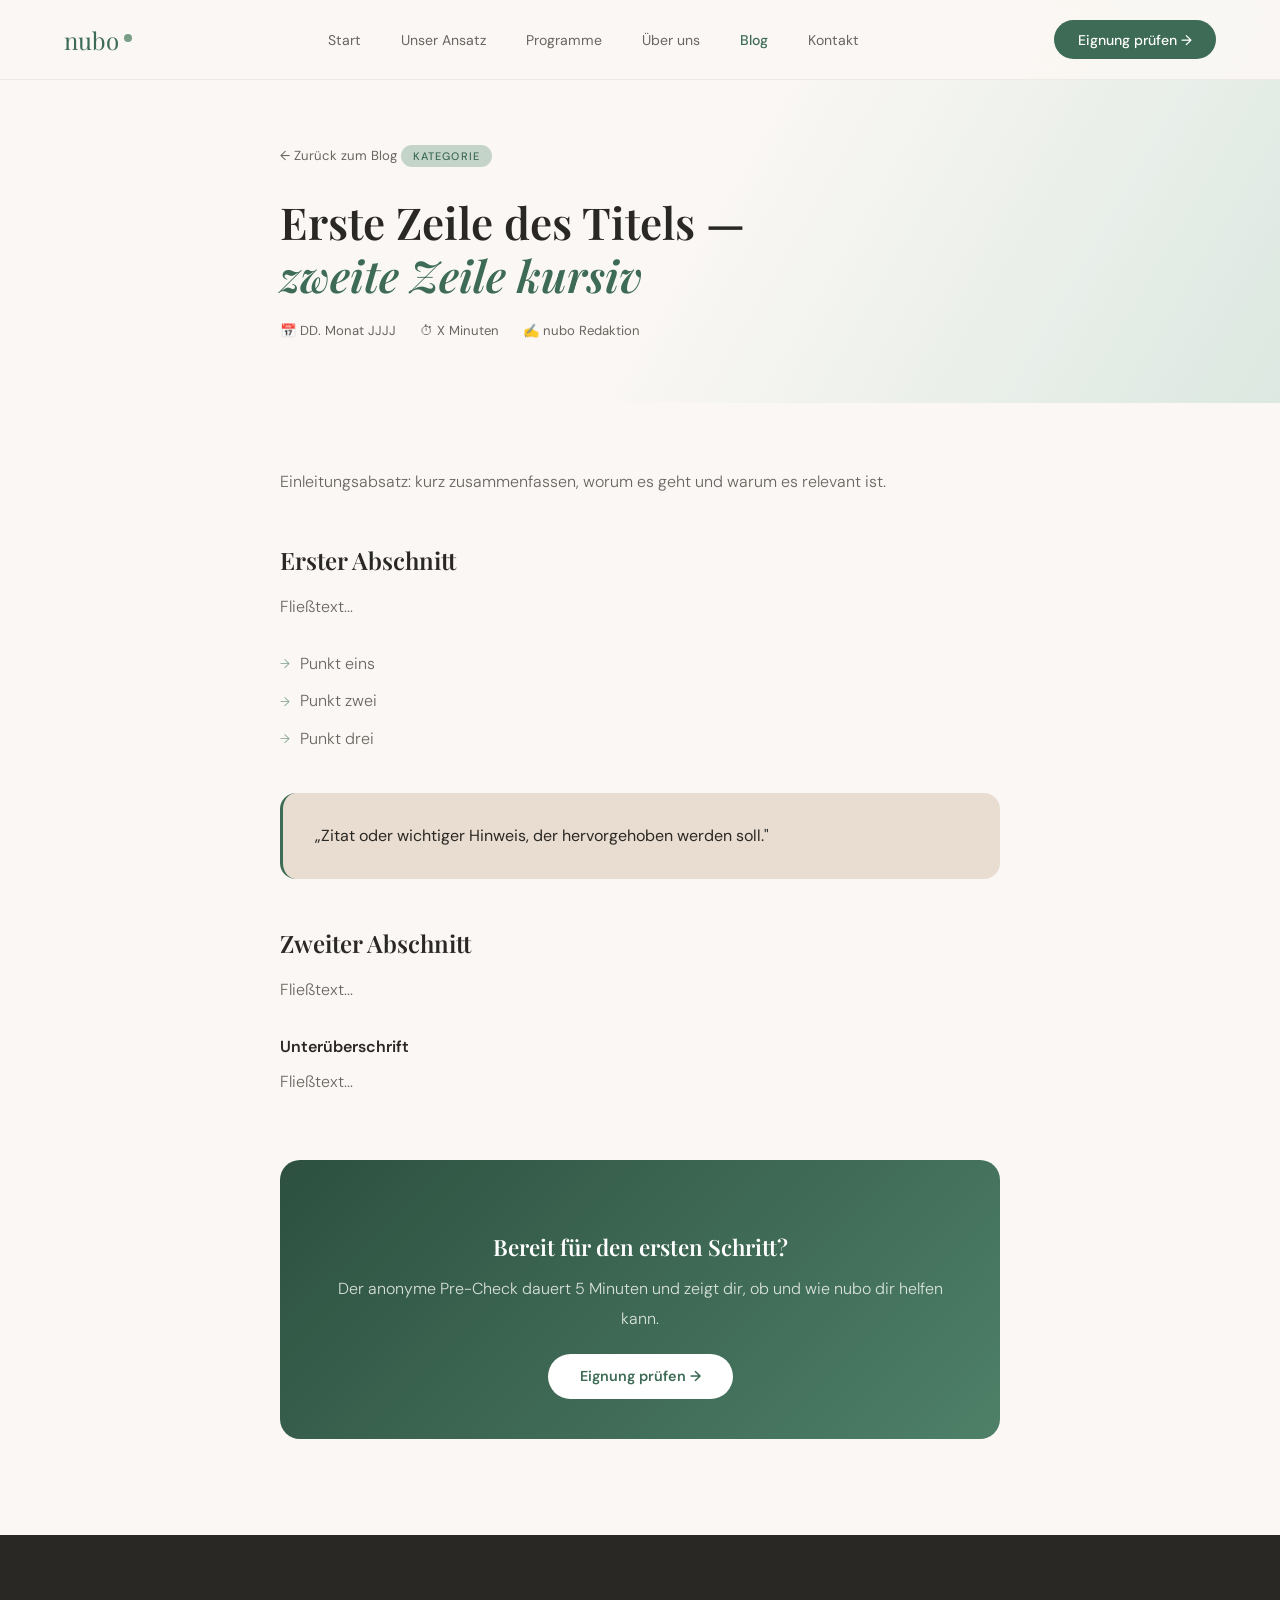
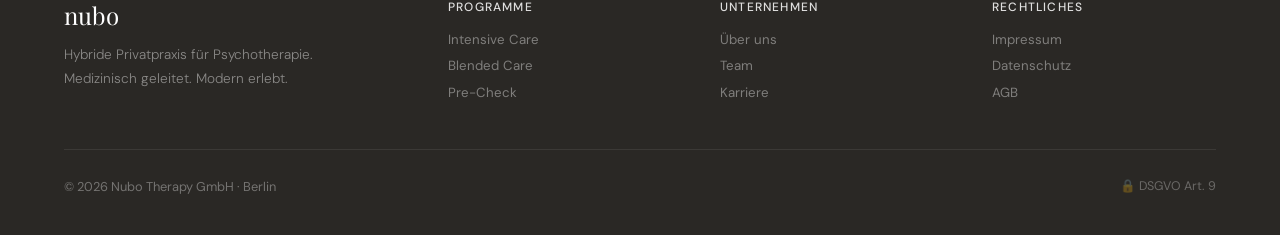
<file: blog/_template.html>
<!DOCTYPE html>
<html lang="de">
<head>
  <meta charset="UTF-8" />
  <meta name="viewport" content="width=device-width, initial-scale=1.0" />
  <!-- ① Seitentitel ändern -->
  <title>POST-TITEL — nubo Blog</title>
  <link rel="preconnect" href="https://fonts.googleapis.com">
  <link href="https://fonts.googleapis.com/css2?family=Playfair+Display:ital,wght@0,400;0,600;0,700;1,400;1,600&family=DM+Sans:wght@300;400;500;600&display=swap" rel="stylesheet">
  <style>
    *, *::before, *::after { margin: 0; padding: 0; box-sizing: border-box; }
    :root {
      --green: #3D6B55; --green-dark: #2d5040; --green-light: #7A9E87;
      --green-pale: #C4D4C9; --sand: #E8DDD0; --sand-dark: #D9CCBC;
      --cream: #FAF7F4; --brown: #B08B6E; --dark: #2A2825; --muted: #6B6560;
      --nav-h: 80px;
    }
    html { scroll-behavior: smooth; }
    body { font-family: 'DM Sans', sans-serif; background: var(--cream); color: var(--dark); overflow-x: hidden; }
    nav {
      position: fixed; top: 0; left: 0; right: 0; z-index: 100;
      height: var(--nav-h); background: rgba(250,247,244,0.95);
      backdrop-filter: blur(16px); border-bottom: 1px solid rgba(160,140,120,0.12);
      display: flex; align-items: center; justify-content: space-between; padding: 0 5vw;
    }
    .nav-logo { font-family: 'Playfair Display', serif; font-size: 1.5rem; color: var(--green); display: flex; align-items: center; gap: 5px; text-decoration: none; }
    .nav-logo-dot { width: 8px; height: 8px; background: var(--green-light); border-radius: 50%; margin-bottom: 3px; }
    .nav-links { display: flex; align-items: center; gap: 2.5rem; }
    .nav-links a { text-decoration: none; font-size: 0.88rem; font-weight: 400; color: var(--muted); transition: color 0.2s; }
    .nav-links a:hover, .nav-links a.active { color: var(--green); font-weight: 500; }
    .nav-cta { background: var(--green); color: #fff; padding: 0.65rem 1.5rem; border-radius: 100px; font-size: 0.88rem; font-weight: 500; border: none; cursor: pointer; font-family: 'DM Sans', sans-serif; transition: background 0.2s; white-space: nowrap; text-decoration: none; }
    .nav-cta:hover { background: var(--green-dark); }
    .nav-hamburger { display: none; flex-direction: column; gap: 5px; background: none; border: none; cursor: pointer; padding: 4px; }
    .nav-hamburger span { display: block; width: 22px; height: 2px; background: var(--dark); border-radius: 2px; }
    .post-header { padding-top: var(--nav-h); background: linear-gradient(120deg, var(--cream) 55%, #dce8e1 100%); padding-left: 5vw; padding-right: 5vw; padding-bottom: 4rem; }
    .post-header-inner { max-width: 720px; margin: 0 auto; padding-top: 4rem; }
    .post-back { display: inline-flex; align-items: center; gap: 0.4rem; text-decoration: none; font-size: 0.82rem; color: var(--muted); margin-bottom: 2rem; transition: color 0.2s; }
    .post-back:hover { color: var(--green); }
    .post-cat { display: inline-block; font-size: 0.68rem; font-weight: 500; letter-spacing: 0.1em; text-transform: uppercase; color: var(--green); background: var(--green-pale); padding: 0.25rem 0.75rem; border-radius: 100px; margin-bottom: 1.25rem; }
    .post-header h1 { font-family: 'Playfair Display', serif; font-size: clamp(1.9rem, 3.5vw, 2.75rem); line-height: 1.2; color: var(--dark); margin-bottom: 1.25rem; font-weight: 600; }
    .post-header h1 em { font-style: italic; color: var(--green); }
    .post-meta { display: flex; align-items: center; gap: 1.5rem; font-size: 0.82rem; color: var(--muted); }
    .post-body { padding: 4rem 5vw 6rem; }
    .post-body-inner { max-width: 720px; margin: 0 auto; }
    .post-body p { font-size: 1rem; line-height: 1.85; color: var(--muted); font-weight: 300; margin-bottom: 1.75rem; }
    .post-body h2 { font-family: 'Playfair Display', serif; font-size: 1.5rem; color: var(--dark); margin-top: 3rem; margin-bottom: 1rem; font-weight: 600; }
    .post-body h3 { font-size: 1rem; font-weight: 600; color: var(--dark); margin-top: 2rem; margin-bottom: 0.6rem; }
    .post-body ul { list-style: none; display: flex; flex-direction: column; gap: 0.6rem; margin-bottom: 1.75rem; }
    .post-body ul li { font-size: 1rem; line-height: 1.75; color: var(--muted); font-weight: 300; padding-left: 1.25rem; position: relative; }
    .post-body ul li::before { content: '→'; position: absolute; left: 0; color: var(--green-light); font-size: 0.8rem; top: 0.2rem; }
    .post-callout { background: var(--sand); border-radius: 16px; padding: 1.75rem 2rem; margin: 2.5rem 0; border-left: 3px solid var(--green); }
    .post-callout p { margin-bottom: 0; color: var(--dark); font-weight: 400; }
    .post-cta-box { background: linear-gradient(135deg, #2d5040, #4e8068); border-radius: 20px; padding: 2.5rem; margin-top: 4rem; text-align: center; }
    .post-cta-box h3 { font-family: 'Playfair Display', serif; font-size: 1.4rem; color: #fff; margin-bottom: 0.75rem; }
    .post-cta-box p { color: rgba(255,255,255,0.8); margin-bottom: 1.25rem; }
    .post-cta-btn { display: inline-block; background: #fff; color: var(--green); padding: 0.85rem 2rem; border-radius: 100px; font-size: 0.9rem; font-weight: 600; text-decoration: none; transition: opacity 0.2s; }
    .post-cta-btn:hover { opacity: 0.9; }
    footer { background: var(--dark); padding: 4rem 5vw 2.5rem; }
    .footer-top { display: grid; grid-template-columns: 1.5fr 1fr 1fr 1fr; gap: 3rem; margin-bottom: 3rem; }
    .footer-logo { font-family: 'Playfair Display', serif; font-size: 1.5rem; color: #fff; margin-bottom: 0.75rem; }
    .footer-tagline { font-size: 0.85rem; color: rgba(255,255,255,0.45); line-height: 1.75; font-weight: 300; max-width: 260px; }
    .footer-col h4 { font-size: 0.75rem; font-weight: 500; letter-spacing: 0.1em; text-transform: uppercase; color: rgba(255,255,255,0.85); margin-bottom: 1rem; }
    .footer-col ul { list-style: none; display: flex; flex-direction: column; gap: 0.6rem; }
    .footer-col ul li { font-size: 0.83rem; color: rgba(255,255,255,0.4); }
    .footer-bottom { border-top: 1px solid rgba(255,255,255,0.08); padding-top: 1.75rem; display: flex; justify-content: space-between; align-items: center; }
    .footer-bottom-left { font-size: 0.8rem; color: rgba(255,255,255,0.35); }
    .footer-gdpr { font-size: 0.78rem; color: rgba(255,255,255,0.3); }
    @media (max-width: 900px) {
      .nav-links { display: none; flex-direction: column; position: fixed; top: var(--nav-h); left: 0; right: 0; background: var(--cream); padding: 1.5rem 5vw 2rem; border-bottom: 1px solid rgba(160,140,120,0.15); gap: 1.25rem; z-index: 99; }
      .nav-links.open { display: flex; }
      .nav-hamburger { display: flex; }
      .footer-top { grid-template-columns: 1fr 1fr; gap: 2rem; }
    }
    @media (max-width: 540px) { .footer-top { grid-template-columns: 1fr; } }
  </style>
</head>
<body>

<nav>
  <a class="nav-logo" href="../index.html">nubo<div class="nav-logo-dot"></div></a>
  <div class="nav-links" id="navLinks">
    <a href="../index.html">Start</a>
    <a href="../index.html#approach">Unser Ansatz</a>
    <a href="../desktop-produkte.html">Programme</a>
    <a href="../index.html#about">Über uns</a>
    <a href="../blog.html" class="active">Blog</a>
    <a href="../index.html#contact">Kontakt</a>
  </div>
  <a class="nav-cta" href="../index.html#home">Eignung prüfen →</a>
  <button class="nav-hamburger" id="hamburger" onclick="toggleNav()" aria-label="Menü">
    <span></span><span></span><span></span>
  </button>
</nav>

<!-- ════════════════════════════════════════════════
     ② POST HEADER — Titel, Kategorie, Meta
     ════════════════════════════════════════════════ -->
<div class="post-header">
  <div class="post-header-inner">
    <a class="post-back" href="../blog.html">← Zurück zum Blog</a>

    <!-- Kategorie: z.B. Grundlagen / Angst & Stress / Depression / Erste Schritte / Therapie-Alltag -->
    <span class="post-cat">KATEGORIE</span>

    <!-- Titel: erste Zeile normal, zweite Zeile kursiv grün (optional) -->
    <h1>Erste Zeile des Titels —<br><em>zweite Zeile kursiv</em></h1>

    <!-- Datum im Format "DD. Monat JJJJ", Lesezeit schätzen (ca. 200 Wörter/Min.) -->
    <div class="post-meta">
      <span>📅 DD. Monat JJJJ</span>
      <span>⏱ X Minuten</span>
      <span>✍️ nubo Redaktion</span>
    </div>
  </div>
</div>

<!-- ════════════════════════════════════════════════
     ③ POST INHALT
     Verfügbare Bausteine (einfach kopieren):
       <p>          → Fließtext
       <h2>         → Abschnittsüberschrift (groß)
       <h3>         → Unterüberschrift (klein)
       <ul><li>     → Aufzählung mit Pfeil
       .post-callout → Zitat / Hervorhebung
       .post-cta-box → Grüner CTA-Block am Ende
     ════════════════════════════════════════════════ -->
<div class="post-body">
  <div class="post-body-inner">

    <!-- Einleitungsabsatz -->
    <p>Einleitungsabsatz: kurz zusammenfassen, worum es geht und warum es relevant ist.</p>

    <h2>Erster Abschnitt</h2>

    <p>Fließtext...</p>

    <!-- Aufzählung -->
    <ul>
      <li>Punkt eins</li>
      <li>Punkt zwei</li>
      <li>Punkt drei</li>
    </ul>

    <!-- Hervorgehobenes Zitat / wichtiger Hinweis -->
    <div class="post-callout">
      <p>„Zitat oder wichtiger Hinweis, der hervorgehoben werden soll."</p>
    </div>

    <h2>Zweiter Abschnitt</h2>

    <p>Fließtext...</p>

    <h3>Unterüberschrift</h3>

    <p>Fließtext...</p>

    <!-- CTA am Ende des Posts — immer beibehalten -->
    <div class="post-cta-box">
      <h3>Bereit für den ersten Schritt?</h3>
      <p>Der anonyme Pre-Check dauert 5 Minuten und zeigt dir, ob und wie nubo dir helfen kann.</p>
      <a class="post-cta-btn" href="../index.html#home">Eignung prüfen →</a>
    </div>

  </div>
</div>

<!-- FOOTER — nicht ändern -->
<footer>
  <div class="footer-top">
    <div>
      <div class="footer-logo">nubo</div>
      <div class="footer-tagline">Hybride Privatpraxis für Psychotherapie. Medizinisch geleitet. Modern erlebt.</div>
    </div>
    <div class="footer-col">
      <h4>Programme</h4>
      <ul><li>Intensive Care</li><li>Blended Care</li><li>Pre-Check</li></ul>
    </div>
    <div class="footer-col">
      <h4>Unternehmen</h4>
      <ul><li>Über uns</li><li>Team</li><li>Karriere</li></ul>
    </div>
    <div class="footer-col">
      <h4>Rechtliches</h4>
      <ul><li>Impressum</li><li>Datenschutz</li><li>AGB</li></ul>
    </div>
  </div>
  <div class="footer-bottom">
    <div class="footer-bottom-left">© 2026 Nubo Therapy GmbH · Berlin</div>
    <div class="footer-gdpr">🔒 DSGVO Art. 9</div>
  </div>
</footer>

<script>
  function toggleNav() { document.getElementById('navLinks').classList.toggle('open'); }
  document.querySelectorAll('#navLinks a').forEach(a => a.addEventListener('click', () => {
    document.getElementById('navLinks').classList.remove('open');
  }));
  window.addEventListener('scroll', () => {
    document.querySelector('nav').style.boxShadow = window.scrollY > 20
      ? '0 2px 20px rgba(42,40,37,0.08)' : 'none';
  });
</script>
</body>
</html>
</file>
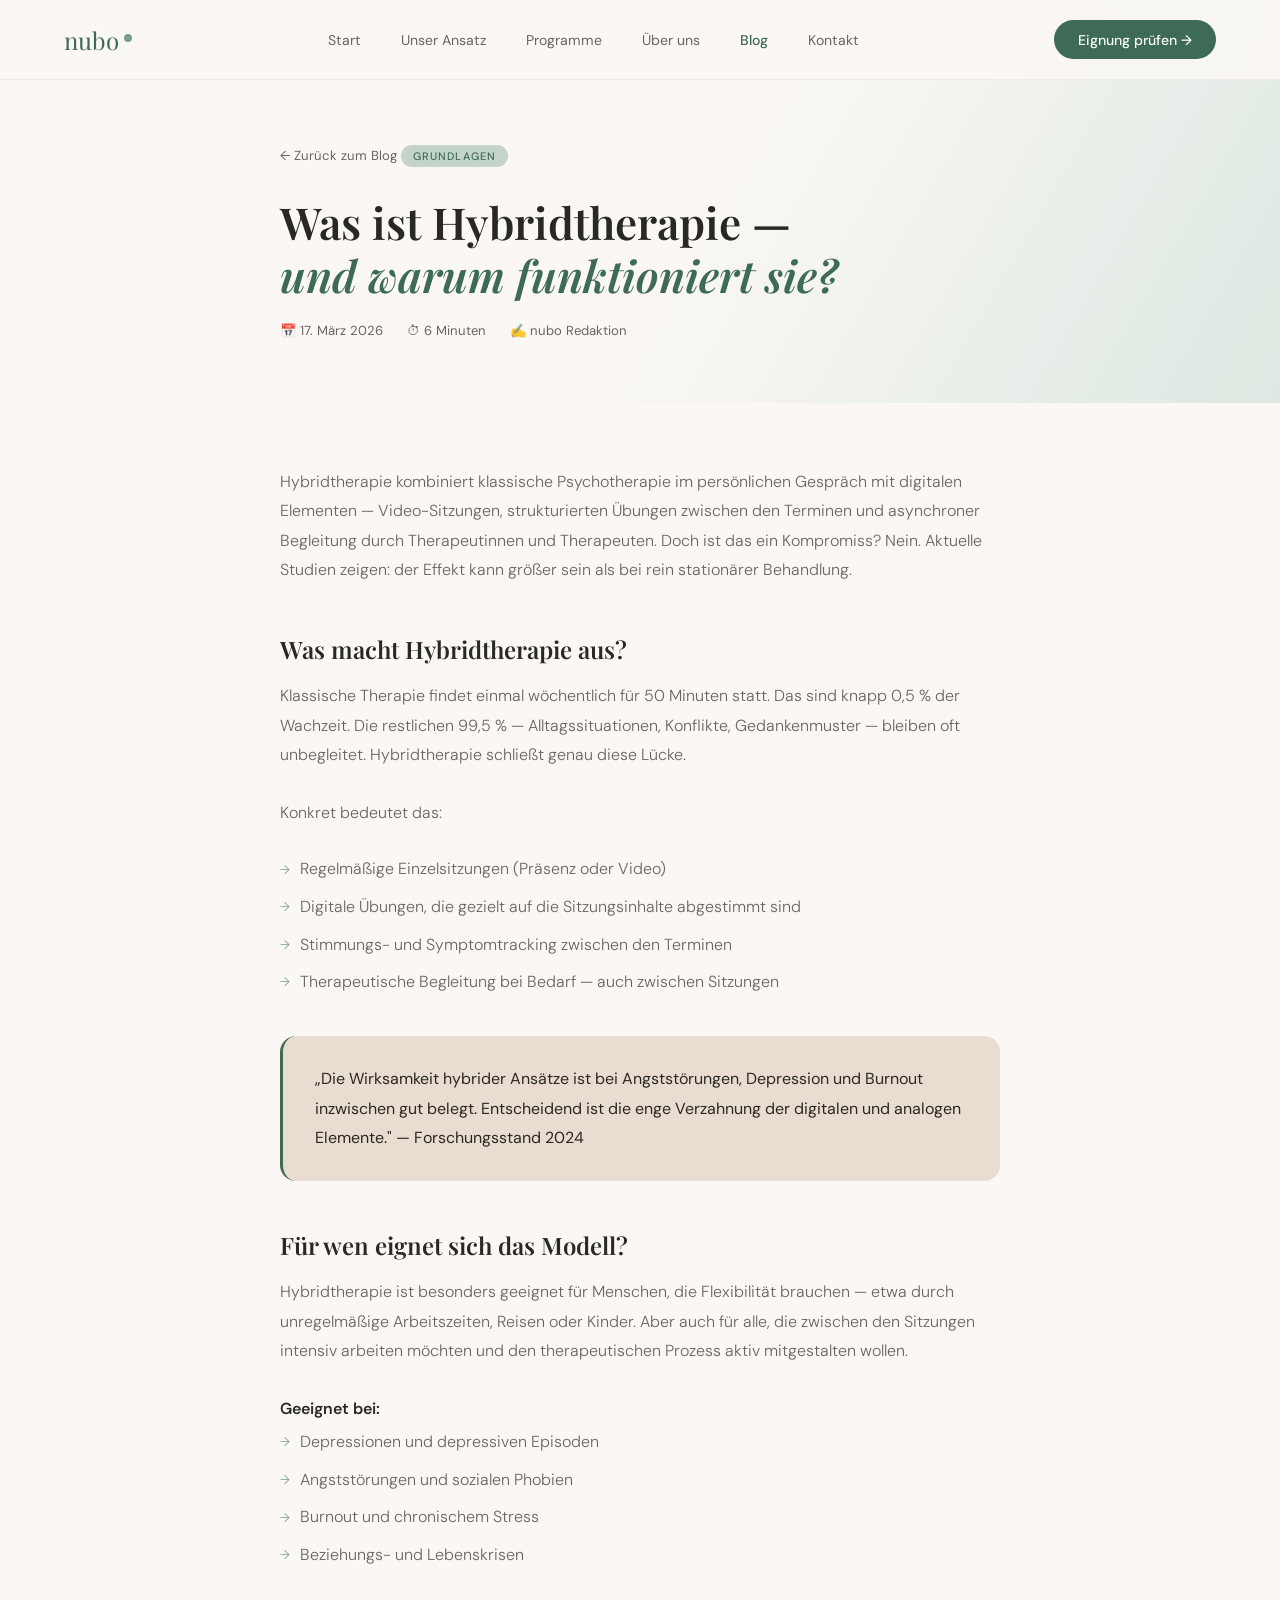
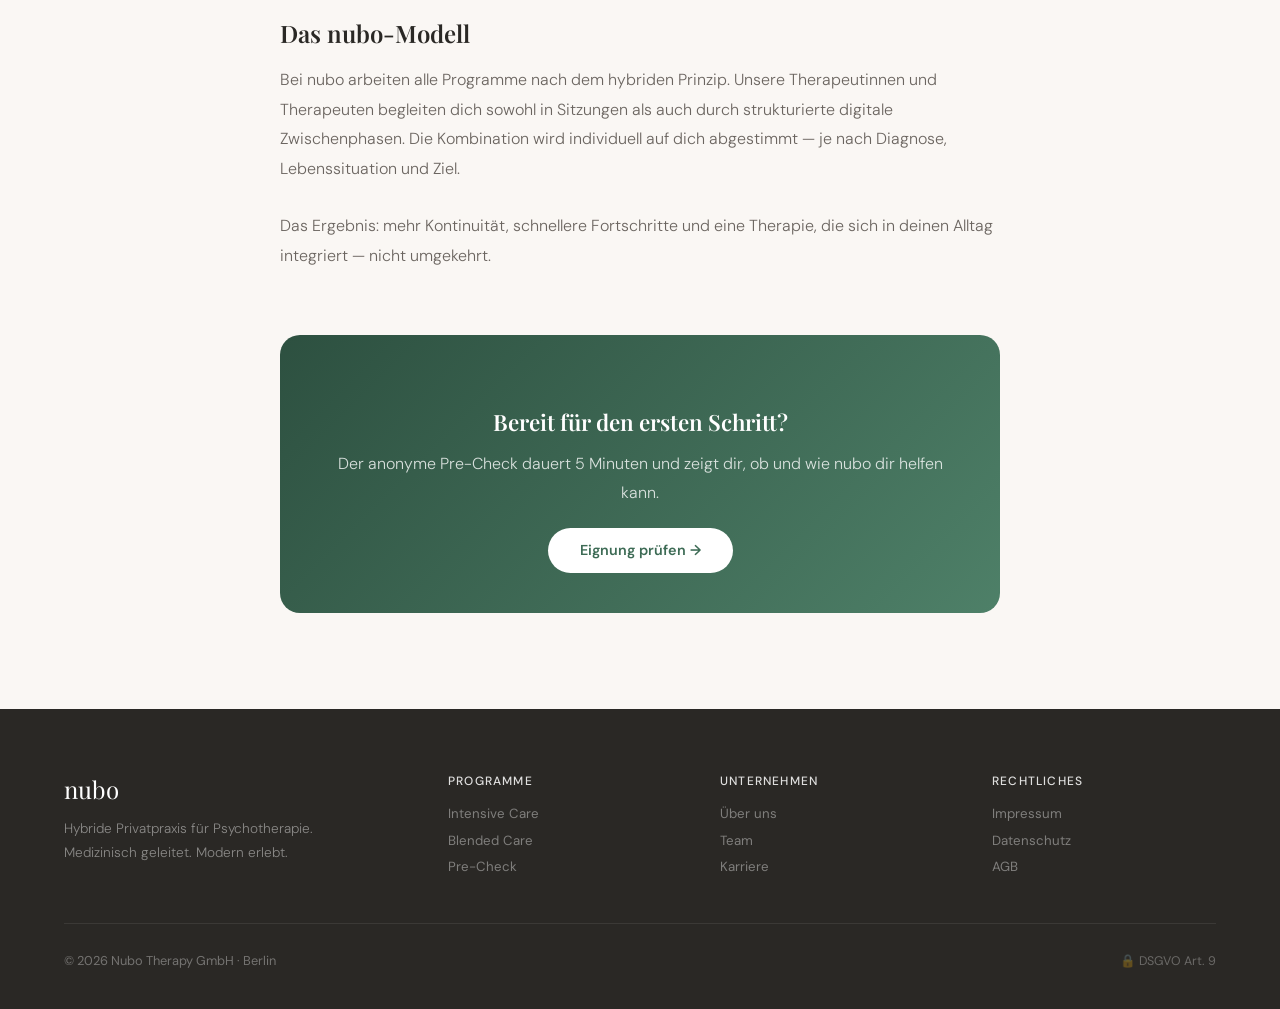
<file: blog/was-ist-hybridtherapie.html>
<!DOCTYPE html>
<html lang="de">
<head>
  <meta charset="UTF-8" />
  <meta name="viewport" content="width=device-width, initial-scale=1.0" />
  <title>Was ist Hybridtherapie? — nubo Blog</title>
  <link rel="preconnect" href="https://fonts.googleapis.com">
  <link href="https://fonts.googleapis.com/css2?family=Playfair+Display:ital,wght@0,400;0,600;0,700;1,400;1,600&family=DM+Sans:wght@300;400;500;600&display=swap" rel="stylesheet">
  <style>
    *, *::before, *::after { margin: 0; padding: 0; box-sizing: border-box; }
    :root {
      --green: #3D6B55;
      --green-dark: #2d5040;
      --green-light: #7A9E87;
      --green-pale: #C4D4C9;
      --sand: #E8DDD0;
      --sand-dark: #D9CCBC;
      --cream: #FAF7F4;
      --brown: #B08B6E;
      --dark: #2A2825;
      --muted: #6B6560;
      --nav-h: 80px;
    }
    html { scroll-behavior: smooth; }
    body { font-family: 'DM Sans', sans-serif; background: var(--cream); color: var(--dark); overflow-x: hidden; }

    /* ── NAV ── */
    nav {
      position: fixed; top: 0; left: 0; right: 0; z-index: 100;
      height: var(--nav-h); background: rgba(250,247,244,0.95);
      backdrop-filter: blur(16px); border-bottom: 1px solid rgba(160,140,120,0.12);
      display: flex; align-items: center; justify-content: space-between;
      padding: 0 5vw;
    }
    .nav-logo { font-family: 'Playfair Display', serif; font-size: 1.5rem; color: var(--green); display: flex; align-items: center; gap: 5px; text-decoration: none; }
    .nav-logo-dot { width: 8px; height: 8px; background: var(--green-light); border-radius: 50%; margin-bottom: 3px; }
    .nav-links { display: flex; align-items: center; gap: 2.5rem; }
    .nav-links a { text-decoration: none; font-size: 0.88rem; font-weight: 400; color: var(--muted); transition: color 0.2s; }
    .nav-links a:hover, .nav-links a.active { color: var(--green); font-weight: 500; }
    .nav-cta {
      background: var(--green); color: #fff; padding: 0.65rem 1.5rem;
      border-radius: 100px; font-size: 0.88rem; font-weight: 500;
      border: none; cursor: pointer; font-family: 'DM Sans', sans-serif;
      transition: background 0.2s; white-space: nowrap; text-decoration: none;
    }
    .nav-cta:hover { background: var(--green-dark); }
    .nav-hamburger {
      display: none; flex-direction: column; gap: 5px;
      background: none; border: none; cursor: pointer; padding: 4px;
    }
    .nav-hamburger span { display: block; width: 22px; height: 2px; background: var(--dark); border-radius: 2px; }

    /* ── ARTICLE ── */
    .post-header {
      padding-top: var(--nav-h);
      background: linear-gradient(120deg, var(--cream) 55%, #dce8e1 100%);
      padding-left: 5vw; padding-right: 5vw;
      padding-bottom: 4rem;
    }
    .post-header-inner { max-width: 720px; margin: 0 auto; padding-top: 4rem; }
    .post-back {
      display: inline-flex; align-items: center; gap: 0.4rem;
      text-decoration: none; font-size: 0.82rem; color: var(--muted);
      margin-bottom: 2rem; transition: color 0.2s;
    }
    .post-back:hover { color: var(--green); }
    .post-cat {
      display: inline-block; font-size: 0.68rem; font-weight: 500;
      letter-spacing: 0.1em; text-transform: uppercase; color: var(--green);
      background: var(--green-pale); padding: 0.25rem 0.75rem;
      border-radius: 100px; margin-bottom: 1.25rem;
    }
    .post-header h1 {
      font-family: 'Playfair Display', serif;
      font-size: clamp(1.9rem, 3.5vw, 2.75rem);
      line-height: 1.2; color: var(--dark); margin-bottom: 1.25rem; font-weight: 600;
    }
    .post-header h1 em { font-style: italic; color: var(--green); }
    .post-meta { display: flex; align-items: center; gap: 1.5rem; font-size: 0.82rem; color: var(--muted); }
    .post-meta span { display: flex; align-items: center; gap: 0.4rem; }

    /* Article body */
    .post-body { padding: 4rem 5vw 6rem; }
    .post-body-inner { max-width: 720px; margin: 0 auto; }
    .post-body p { font-size: 1rem; line-height: 1.85; color: var(--muted); font-weight: 300; margin-bottom: 1.75rem; }
    .post-body h2 {
      font-family: 'Playfair Display', serif; font-size: 1.5rem;
      color: var(--dark); margin-top: 3rem; margin-bottom: 1rem; font-weight: 600;
    }
    .post-body h3 {
      font-size: 1rem; font-weight: 600; color: var(--dark);
      margin-top: 2rem; margin-bottom: 0.6rem;
    }
    .post-body ul { list-style: none; display: flex; flex-direction: column; gap: 0.6rem; margin-bottom: 1.75rem; }
    .post-body ul li { font-size: 1rem; line-height: 1.75; color: var(--muted); font-weight: 300; padding-left: 1.25rem; position: relative; }
    .post-body ul li::before { content: '→'; position: absolute; left: 0; color: var(--green-light); font-size: 0.8rem; top: 0.2rem; }
    .post-callout {
      background: var(--sand); border-radius: 16px; padding: 1.75rem 2rem;
      margin: 2.5rem 0; border-left: 3px solid var(--green);
    }
    .post-callout p { margin-bottom: 0; color: var(--dark); font-weight: 400; }
    .post-cta-box {
      background: linear-gradient(135deg, #2d5040, #4e8068);
      border-radius: 20px; padding: 2.5rem; margin-top: 4rem;
      text-align: center;
    }
    .post-cta-box p { color: rgba(255,255,255,0.8); margin-bottom: 1.25rem; }
    .post-cta-box h3 { font-family: 'Playfair Display', serif; font-size: 1.4rem; color: #fff; margin-bottom: 0.75rem; }
    .post-cta-btn {
      display: inline-block; background: #fff; color: var(--green);
      padding: 0.85rem 2rem; border-radius: 100px; font-size: 0.9rem;
      font-weight: 600; text-decoration: none; transition: opacity 0.2s;
    }
    .post-cta-btn:hover { opacity: 0.9; }

    /* ── FOOTER ── */
    footer { background: var(--dark); padding: 4rem 5vw 2.5rem; }
    .footer-top { display: grid; grid-template-columns: 1.5fr 1fr 1fr 1fr; gap: 3rem; margin-bottom: 3rem; }
    .footer-logo { font-family: 'Playfair Display', serif; font-size: 1.5rem; color: #fff; margin-bottom: 0.75rem; }
    .footer-tagline { font-size: 0.85rem; color: rgba(255,255,255,0.45); line-height: 1.75; font-weight: 300; max-width: 260px; }
    .footer-col h4 { font-size: 0.75rem; font-weight: 500; letter-spacing: 0.1em; text-transform: uppercase; color: rgba(255,255,255,0.85); margin-bottom: 1rem; }
    .footer-col ul { list-style: none; display: flex; flex-direction: column; gap: 0.6rem; }
    .footer-col ul li { font-size: 0.83rem; color: rgba(255,255,255,0.4); }
    .footer-bottom { border-top: 1px solid rgba(255,255,255,0.08); padding-top: 1.75rem; display: flex; justify-content: space-between; align-items: center; }
    .footer-bottom-left { font-size: 0.8rem; color: rgba(255,255,255,0.35); }
    .footer-gdpr { font-size: 0.78rem; color: rgba(255,255,255,0.3); }

    /* ── RESPONSIVE ── */
    @media (max-width: 900px) {
      .nav-links { display: none; flex-direction: column; position: fixed; top: var(--nav-h); left: 0; right: 0; background: var(--cream); padding: 1.5rem 5vw 2rem; border-bottom: 1px solid rgba(160,140,120,0.15); gap: 1.25rem; z-index: 99; }
      .nav-links.open { display: flex; }
      .nav-hamburger { display: flex; }
      .footer-top { grid-template-columns: 1fr 1fr; gap: 2rem; }
    }
    @media (max-width: 540px) {
      .footer-top { grid-template-columns: 1fr; }
    }
  </style>
</head>
<body>

<nav>
  <a class="nav-logo" href="../index.html">nubo<div class="nav-logo-dot"></div></a>
  <div class="nav-links" id="navLinks">
    <a href="../index.html">Start</a>
    <a href="../index.html#approach">Unser Ansatz</a>
    <a href="../desktop-produkte.html">Programme</a>
    <a href="../index.html#about">Über uns</a>
    <a href="../blog.html" class="active">Blog</a>
    <a href="../index.html#contact">Kontakt</a>
  </div>
  <a class="nav-cta" href="../index.html#home">Eignung prüfen →</a>
  <button class="nav-hamburger" id="hamburger" onclick="toggleNav()" aria-label="Menü">
    <span></span><span></span><span></span>
  </button>
</nav>

<!-- POST HEADER -->
<div class="post-header">
  <div class="post-header-inner">
    <a class="post-back" href="../blog.html">← Zurück zum Blog</a>
    <span class="post-cat">Grundlagen</span>
    <h1>Was ist Hybridtherapie —<br><em>und warum funktioniert sie?</em></h1>
    <div class="post-meta">
      <span>📅 17. März 2026</span>
      <span>⏱ 6 Minuten</span>
      <span>✍️ nubo Redaktion</span>
    </div>
  </div>
</div>

<!-- POST BODY -->
<div class="post-body">
  <div class="post-body-inner">

    <p>Hybridtherapie kombiniert klassische Psychotherapie im persönlichen Gespräch mit digitalen Elementen — Video-Sitzungen, strukturierten Übungen zwischen den Terminen und asynchroner Begleitung durch Therapeutinnen und Therapeuten. Doch ist das ein Kompromiss? Nein. Aktuelle Studien zeigen: der Effekt kann größer sein als bei rein stationärer Behandlung.</p>

    <h2>Was macht Hybridtherapie aus?</h2>

    <p>Klassische Therapie findet einmal wöchentlich für 50 Minuten statt. Das sind knapp 0,5 % der Wachzeit. Die restlichen 99,5 % — Alltagssituationen, Konflikte, Gedankenmuster — bleiben oft unbegleitet. Hybridtherapie schließt genau diese Lücke.</p>

    <p>Konkret bedeutet das:</p>

    <ul>
      <li>Regelmäßige Einzelsitzungen (Präsenz oder Video)</li>
      <li>Digitale Übungen, die gezielt auf die Sitzungsinhalte abgestimmt sind</li>
      <li>Stimmungs- und Symptomtracking zwischen den Terminen</li>
      <li>Therapeutische Begleitung bei Bedarf — auch zwischen Sitzungen</li>
    </ul>

    <div class="post-callout">
      <p>„Die Wirksamkeit hybrider Ansätze ist bei Angststörungen, Depression und Burnout inzwischen gut belegt. Entscheidend ist die enge Verzahnung der digitalen und analogen Elemente." — Forschungsstand 2024</p>
    </div>

    <h2>Für wen eignet sich das Modell?</h2>

    <p>Hybridtherapie ist besonders geeignet für Menschen, die Flexibilität brauchen — etwa durch unregelmäßige Arbeitszeiten, Reisen oder Kinder. Aber auch für alle, die zwischen den Sitzungen intensiv arbeiten möchten und den therapeutischen Prozess aktiv mitgestalten wollen.</p>

    <h3>Geeignet bei:</h3>
    <ul>
      <li>Depressionen und depressiven Episoden</li>
      <li>Angststörungen und sozialen Phobien</li>
      <li>Burnout und chronischem Stress</li>
      <li>Beziehungs- und Lebenskrisen</li>
    </ul>

    <h2>Das nubo-Modell</h2>

    <p>Bei nubo arbeiten alle Programme nach dem hybriden Prinzip. Unsere Therapeutinnen und Therapeuten begleiten dich sowohl in Sitzungen als auch durch strukturierte digitale Zwischenphasen. Die Kombination wird individuell auf dich abgestimmt — je nach Diagnose, Lebenssituation und Ziel.</p>

    <p>Das Ergebnis: mehr Kontinuität, schnellere Fortschritte und eine Therapie, die sich in deinen Alltag integriert — nicht umgekehrt.</p>

    <div class="post-cta-box">
      <h3>Bereit für den ersten Schritt?</h3>
      <p>Der anonyme Pre-Check dauert 5 Minuten und zeigt dir, ob und wie nubo dir helfen kann.</p>
      <a class="post-cta-btn" href="../index.html#home">Eignung prüfen →</a>
    </div>

  </div>
</div>

<!-- FOOTER -->
<footer>
  <div class="footer-top">
    <div>
      <div class="footer-logo">nubo</div>
      <div class="footer-tagline">Hybride Privatpraxis für Psychotherapie. Medizinisch geleitet. Modern erlebt.</div>
    </div>
    <div class="footer-col">
      <h4>Programme</h4>
      <ul><li>Intensive Care</li><li>Blended Care</li><li>Pre-Check</li></ul>
    </div>
    <div class="footer-col">
      <h4>Unternehmen</h4>
      <ul><li>Über uns</li><li>Team</li><li>Karriere</li></ul>
    </div>
    <div class="footer-col">
      <h4>Rechtliches</h4>
      <ul><li>Impressum</li><li>Datenschutz</li><li>AGB</li></ul>
    </div>
  </div>
  <div class="footer-bottom">
    <div class="footer-bottom-left">© 2026 Nubo Therapy GmbH · Berlin</div>
    <div class="footer-gdpr">🔒 DSGVO Art. 9</div>
  </div>
</footer>

<script>
  function toggleNav() { document.getElementById('navLinks').classList.toggle('open'); }
  document.querySelectorAll('#navLinks a').forEach(a => a.addEventListener('click', () => {
    document.getElementById('navLinks').classList.remove('open');
  }));
  window.addEventListener('scroll', () => {
    document.querySelector('nav').style.boxShadow = window.scrollY > 20
      ? '0 2px 20px rgba(42,40,37,0.08)' : 'none';
  });
</script>
</body>
</html>
</file>
